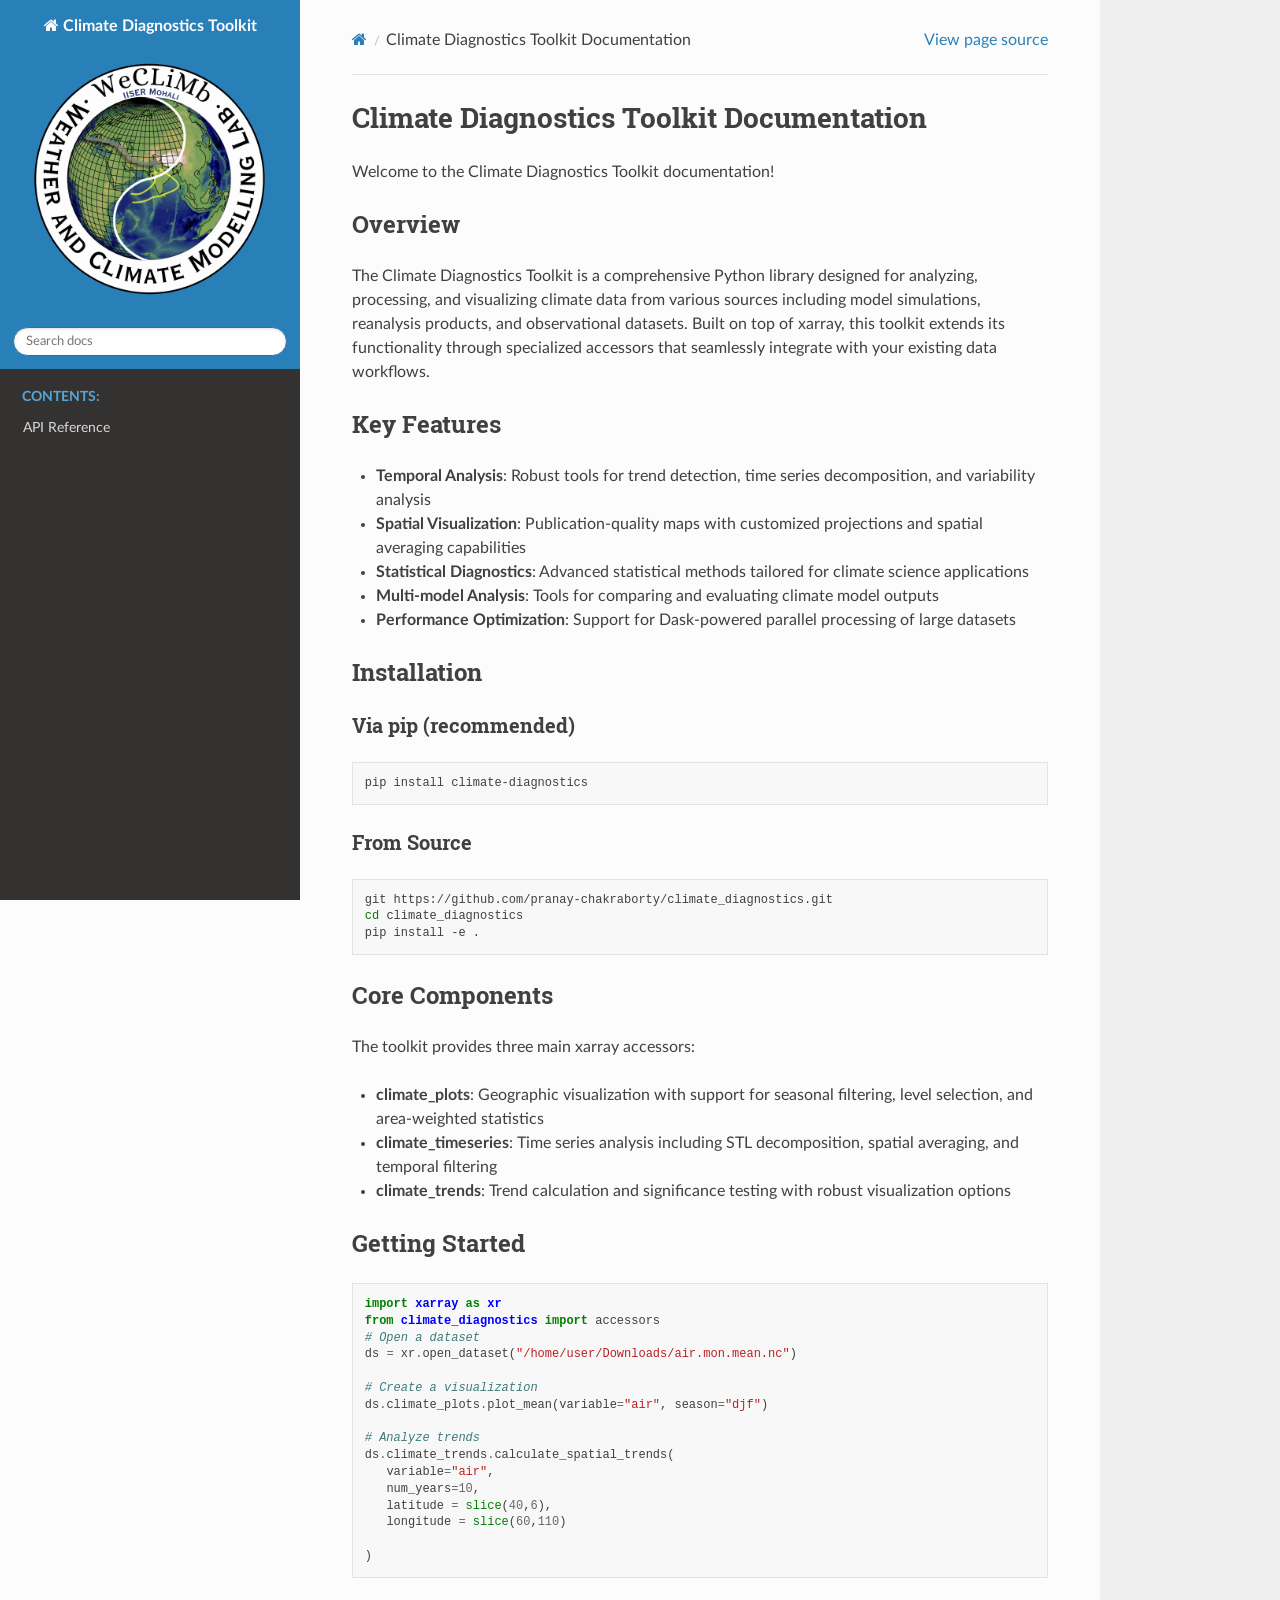
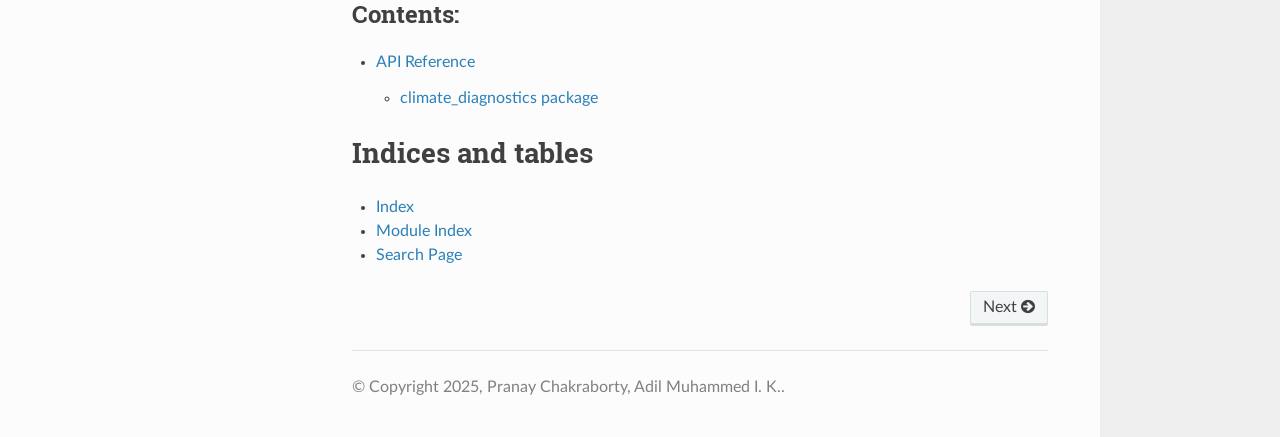
<file: index.html>
<!DOCTYPE html>
<html class="writer-html5" lang="en" data-content_root="./">
<head>
  <meta charset="utf-8" /><meta name="viewport" content="width=device-width, initial-scale=1" />

  <meta name="viewport" content="width=device-width, initial-scale=1.0" />
  <title>Climate Diagnostics Toolkit Documentation &mdash; Climate Diagnostics Toolkit 0.2.1 documentation</title>
      <link rel="stylesheet" type="text/css" href="_static/pygments.css?v=b86133f3" />
      <link rel="stylesheet" type="text/css" href="_static/css/theme.css?v=e59714d7" />

  
      <script src="_static/jquery.js?v=5d32c60e"></script>
      <script src="_static/_sphinx_javascript_frameworks_compat.js?v=2cd50e6c"></script>
      <script src="_static/documentation_options.js?v=37f418d5"></script>
      <script src="_static/doctools.js?v=9bcbadda"></script>
      <script src="_static/sphinx_highlight.js?v=dc90522c"></script>
    <script src="_static/js/theme.js"></script>
    <link rel="index" title="Index" href="genindex.html" />
    <link rel="search" title="Search" href="search.html" />
    <link rel="next" title="climate_diagnostics" href="modules.html" /> 
</head>

<body class="wy-body-for-nav"> 
  <div class="wy-grid-for-nav">
    <nav data-toggle="wy-nav-shift" class="wy-nav-side">
      <div class="wy-side-scroll">
        <div class="wy-side-nav-search" >

          
          
          <a href="#" class="icon icon-home">
            Climate Diagnostics Toolkit
              <img src="_static/WeCLiMb_LOGO_1.png" class="logo" alt="Logo"/>
          </a>
<div role="search">
  <form id="rtd-search-form" class="wy-form" action="search.html" method="get">
    <input type="text" name="q" placeholder="Search docs" aria-label="Search docs" />
    <input type="hidden" name="check_keywords" value="yes" />
    <input type="hidden" name="area" value="default" />
  </form>
</div>
        </div><div class="wy-menu wy-menu-vertical" data-spy="affix" role="navigation" aria-label="Navigation menu">
              <p class="caption" role="heading"><span class="caption-text">Contents:</span></p>
<ul>
<li class="toctree-l1"><a class="reference internal" href="modules.html">API Reference</a></li>
</ul>

        </div>
      </div>
    </nav>

    <section data-toggle="wy-nav-shift" class="wy-nav-content-wrap"><nav class="wy-nav-top" aria-label="Mobile navigation menu" >
          <i data-toggle="wy-nav-top" class="fa fa-bars"></i>
          <a href="#">Climate Diagnostics Toolkit</a>
      </nav>

      <div class="wy-nav-content">
        <div class="rst-content">
          <div role="navigation" aria-label="Page navigation">
  <ul class="wy-breadcrumbs">
      <li><a href="#" class="icon icon-home" aria-label="Home"></a></li>
      <li class="breadcrumb-item active">Climate Diagnostics Toolkit Documentation</li>
      <li class="wy-breadcrumbs-aside">
            <a href="_sources/index.rst.txt" rel="nofollow"> View page source</a>
      </li>
  </ul>
  <hr/>
</div>
          <div role="main" class="document" itemscope="itemscope" itemtype="http://schema.org/Article">
           <div itemprop="articleBody">
             
  <section id="climate-diagnostics-toolkit-documentation">
<h1>Climate Diagnostics Toolkit Documentation<a class="headerlink" href="#climate-diagnostics-toolkit-documentation" title="Link to this heading"></a></h1>
<p>Welcome to the Climate Diagnostics Toolkit documentation!</p>
<section id="overview">
<h2>Overview<a class="headerlink" href="#overview" title="Link to this heading"></a></h2>
<p>The Climate Diagnostics Toolkit is a comprehensive Python library designed for analyzing, processing, and visualizing climate data from various sources including model simulations, reanalysis products, and observational datasets. Built on top of xarray, this toolkit extends its functionality through specialized accessors that seamlessly integrate with your existing data workflows.</p>
</section>
<section id="key-features">
<h2>Key Features<a class="headerlink" href="#key-features" title="Link to this heading"></a></h2>
<ul class="simple">
<li><p><strong>Temporal Analysis</strong>: Robust tools for trend detection, time series decomposition, and variability analysis</p></li>
<li><p><strong>Spatial Visualization</strong>: Publication-quality maps with customized projections and spatial averaging capabilities</p></li>
<li><p><strong>Statistical Diagnostics</strong>: Advanced statistical methods tailored for climate science applications</p></li>
<li><p><strong>Multi-model Analysis</strong>: Tools for comparing and evaluating climate model outputs</p></li>
<li><p><strong>Performance Optimization</strong>: Support for Dask-powered parallel processing of large datasets</p></li>
</ul>
</section>
<section id="installation">
<h2>Installation<a class="headerlink" href="#installation" title="Link to this heading"></a></h2>
<section id="via-pip-recommended">
<h3>Via pip (recommended)<a class="headerlink" href="#via-pip-recommended" title="Link to this heading"></a></h3>
<div class="highlight-bash notranslate"><div class="highlight"><pre><span></span>pip<span class="w"> </span>install<span class="w"> </span>climate-diagnostics
</pre></div>
</div>
</section>
<section id="from-source">
<h3>From Source<a class="headerlink" href="#from-source" title="Link to this heading"></a></h3>
<div class="highlight-bash notranslate"><div class="highlight"><pre><span></span>git<span class="w"> </span>https://github.com/pranay-chakraborty/climate_diagnostics.git
<span class="nb">cd</span><span class="w"> </span>climate_diagnostics
pip<span class="w"> </span>install<span class="w"> </span>-e<span class="w"> </span>.
</pre></div>
</div>
</section>
</section>
<section id="core-components">
<h2>Core Components<a class="headerlink" href="#core-components" title="Link to this heading"></a></h2>
<p>The toolkit provides three main xarray accessors:</p>
<ul class="simple">
<li><p><strong>climate_plots</strong>: Geographic visualization with support for seasonal filtering, level selection, and area-weighted statistics</p></li>
<li><p><strong>climate_timeseries</strong>: Time series analysis including STL decomposition, spatial averaging, and temporal filtering</p></li>
<li><p><strong>climate_trends</strong>: Trend calculation and significance testing with robust visualization options</p></li>
</ul>
</section>
<section id="getting-started">
<h2>Getting Started<a class="headerlink" href="#getting-started" title="Link to this heading"></a></h2>
<div class="highlight-python notranslate"><div class="highlight"><pre><span></span><span class="kn">import</span><span class="w"> </span><span class="nn">xarray</span><span class="w"> </span><span class="k">as</span><span class="w"> </span><span class="nn">xr</span>
<span class="kn">from</span><span class="w"> </span><span class="nn">climate_diagnostics</span><span class="w"> </span><span class="kn">import</span> <span class="n">accessors</span>
<span class="c1"># Open a dataset</span>
<span class="n">ds</span> <span class="o">=</span> <span class="n">xr</span><span class="o">.</span><span class="n">open_dataset</span><span class="p">(</span><span class="s2">&quot;/home/user/Downloads/air.mon.mean.nc&quot;</span><span class="p">)</span>

<span class="c1"># Create a visualization</span>
<span class="n">ds</span><span class="o">.</span><span class="n">climate_plots</span><span class="o">.</span><span class="n">plot_mean</span><span class="p">(</span><span class="n">variable</span><span class="o">=</span><span class="s2">&quot;air&quot;</span><span class="p">,</span> <span class="n">season</span><span class="o">=</span><span class="s2">&quot;djf&quot;</span><span class="p">)</span>

<span class="c1"># Analyze trends</span>
<span class="n">ds</span><span class="o">.</span><span class="n">climate_trends</span><span class="o">.</span><span class="n">calculate_spatial_trends</span><span class="p">(</span>
   <span class="n">variable</span><span class="o">=</span><span class="s2">&quot;air&quot;</span><span class="p">,</span>
   <span class="n">num_years</span><span class="o">=</span><span class="mi">10</span><span class="p">,</span>
   <span class="n">latitude</span> <span class="o">=</span> <span class="nb">slice</span><span class="p">(</span><span class="mi">40</span><span class="p">,</span><span class="mi">6</span><span class="p">),</span>
   <span class="n">longitude</span> <span class="o">=</span> <span class="nb">slice</span><span class="p">(</span><span class="mi">60</span><span class="p">,</span><span class="mi">110</span><span class="p">)</span>

<span class="p">)</span>
</pre></div>
</div>
<div class="toctree-wrapper compound">
<p class="caption" role="heading"><span class="caption-text">Contents:</span></p>
<ul>
<li class="toctree-l1"><a class="reference internal" href="modules.html">API Reference</a><ul>
<li class="toctree-l2"><a class="reference internal" href="climate_diagnostics.html">climate_diagnostics package</a></li>
</ul>
</li>
</ul>
</div>
</section>
</section>
<section id="indices-and-tables">
<h1>Indices and tables<a class="headerlink" href="#indices-and-tables" title="Link to this heading"></a></h1>
<ul class="simple">
<li><p><a class="reference internal" href="genindex.html"><span class="std std-ref">Index</span></a></p></li>
<li><p><a class="reference internal" href="py-modindex.html"><span class="std std-ref">Module Index</span></a></p></li>
<li><p><a class="reference internal" href="search.html"><span class="std std-ref">Search Page</span></a></p></li>
</ul>
</section>


           </div>
          </div>
          <footer><div class="rst-footer-buttons" role="navigation" aria-label="Footer">
        <a href="modules.html" class="btn btn-neutral float-right" title="climate_diagnostics" accesskey="n" rel="next">Next <span class="fa fa-arrow-circle-right" aria-hidden="true"></span></a>
    </div>

  <hr/>

  <div role="contentinfo">
    <p>&#169; Copyright 2025, Pranay Chakraborty, Adil Muhammed I. K..</p>
  </div>

   

</footer>
        </div>
      </div>
    </section>
  </div>
  <script>
      jQuery(function () {
          SphinxRtdTheme.Navigation.enable(true);
      });
  </script> 

</body>
</html>
</file>
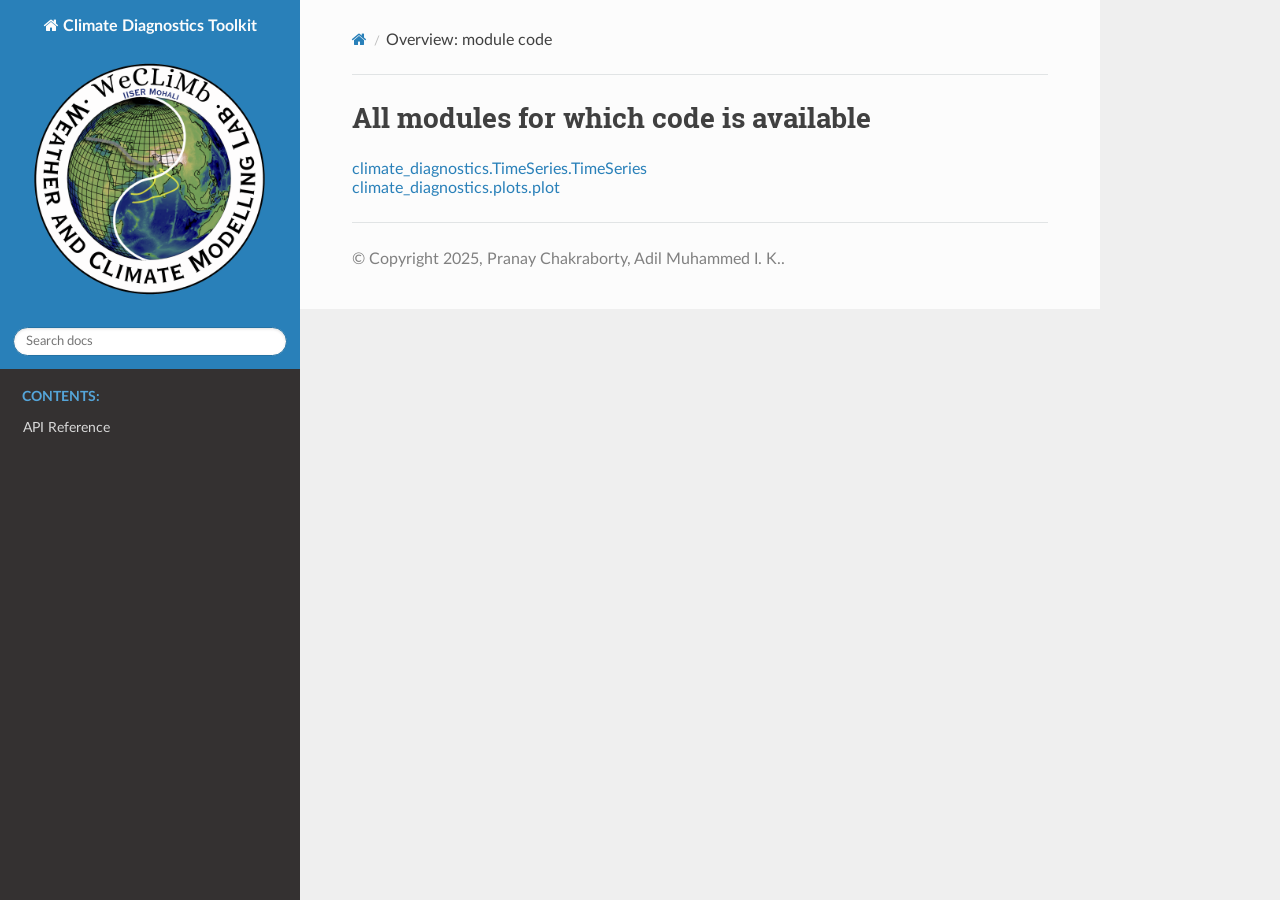
<file: _modules/index.html>
<!DOCTYPE html>
<html class="writer-html5" lang="en" data-content_root="../">
<head>
  <meta charset="utf-8" />
  <meta name="viewport" content="width=device-width, initial-scale=1.0" />
  <title>Overview: module code &mdash; Climate Diagnostics Toolkit 0.2.1 documentation</title>
      <link rel="stylesheet" type="text/css" href="../_static/pygments.css?v=b86133f3" />
      <link rel="stylesheet" type="text/css" href="../_static/css/theme.css?v=e59714d7" />

  
      <script src="../_static/jquery.js?v=5d32c60e"></script>
      <script src="../_static/_sphinx_javascript_frameworks_compat.js?v=2cd50e6c"></script>
      <script src="../_static/documentation_options.js?v=37f418d5"></script>
      <script src="../_static/doctools.js?v=9bcbadda"></script>
      <script src="../_static/sphinx_highlight.js?v=dc90522c"></script>
    <script src="../_static/js/theme.js"></script>
    <link rel="index" title="Index" href="../genindex.html" />
    <link rel="search" title="Search" href="../search.html" /> 
</head>

<body class="wy-body-for-nav"> 
  <div class="wy-grid-for-nav">
    <nav data-toggle="wy-nav-shift" class="wy-nav-side">
      <div class="wy-side-scroll">
        <div class="wy-side-nav-search" >

          
          
          <a href="../index.html" class="icon icon-home">
            Climate Diagnostics Toolkit
              <img src="../_static/WeCLiMb_LOGO_1.png" class="logo" alt="Logo"/>
          </a>
<div role="search">
  <form id="rtd-search-form" class="wy-form" action="../search.html" method="get">
    <input type="text" name="q" placeholder="Search docs" aria-label="Search docs" />
    <input type="hidden" name="check_keywords" value="yes" />
    <input type="hidden" name="area" value="default" />
  </form>
</div>
        </div><div class="wy-menu wy-menu-vertical" data-spy="affix" role="navigation" aria-label="Navigation menu">
              <p class="caption" role="heading"><span class="caption-text">Contents:</span></p>
<ul>
<li class="toctree-l1"><a class="reference internal" href="../modules.html">API Reference</a></li>
</ul>

        </div>
      </div>
    </nav>

    <section data-toggle="wy-nav-shift" class="wy-nav-content-wrap"><nav class="wy-nav-top" aria-label="Mobile navigation menu" >
          <i data-toggle="wy-nav-top" class="fa fa-bars"></i>
          <a href="../index.html">Climate Diagnostics Toolkit</a>
      </nav>

      <div class="wy-nav-content">
        <div class="rst-content">
          <div role="navigation" aria-label="Page navigation">
  <ul class="wy-breadcrumbs">
      <li><a href="../index.html" class="icon icon-home" aria-label="Home"></a></li>
      <li class="breadcrumb-item active">Overview: module code</li>
      <li class="wy-breadcrumbs-aside">
      </li>
  </ul>
  <hr/>
</div>
          <div role="main" class="document" itemscope="itemscope" itemtype="http://schema.org/Article">
           <div itemprop="articleBody">
             
  <h1>All modules for which code is available</h1>
<ul><li><a href="climate_diagnostics/TimeSeries/TimeSeries.html">climate_diagnostics.TimeSeries.TimeSeries</a></li>
<li><a href="climate_diagnostics/plots/plot.html">climate_diagnostics.plots.plot</a></li>
</ul>

           </div>
          </div>
          <footer>

  <hr/>

  <div role="contentinfo">
    <p>&#169; Copyright 2025, Pranay Chakraborty, Adil Muhammed I. K..</p>
  </div>

   

</footer>
        </div>
      </div>
    </section>
  </div>
  <script>
      jQuery(function () {
          SphinxRtdTheme.Navigation.enable(true);
      });
  </script> 

</body>
</html>
</file>
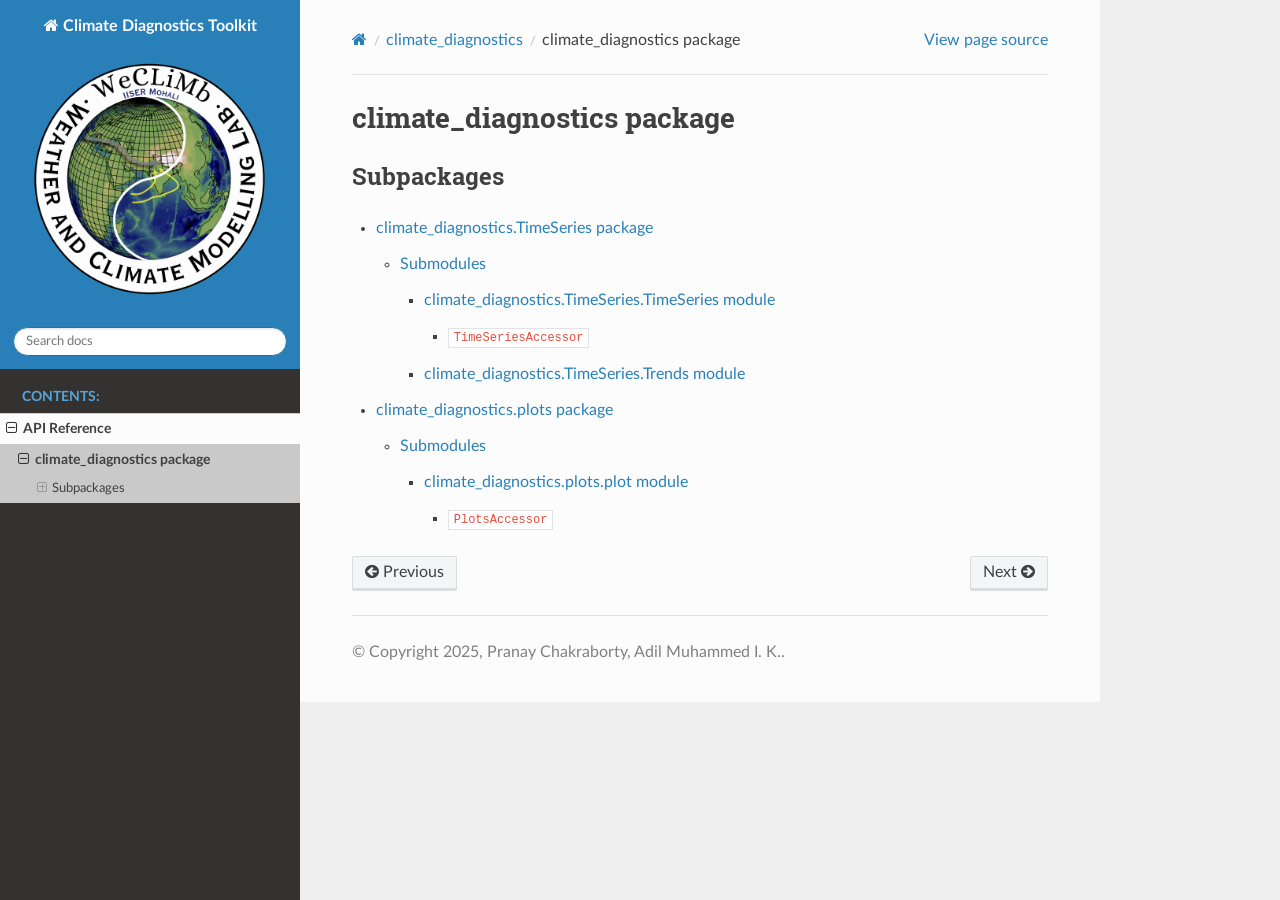
<file: climate_diagnostics.html>
<!DOCTYPE html>
<html class="writer-html5" lang="en" data-content_root="./">
<head>
  <meta charset="utf-8" /><meta name="viewport" content="width=device-width, initial-scale=1" />

  <meta name="viewport" content="width=device-width, initial-scale=1.0" />
  <title>climate_diagnostics package &mdash; Climate Diagnostics Toolkit 0.2.1 documentation</title>
      <link rel="stylesheet" type="text/css" href="_static/pygments.css?v=b86133f3" />
      <link rel="stylesheet" type="text/css" href="_static/css/theme.css?v=e59714d7" />

  
      <script src="_static/jquery.js?v=5d32c60e"></script>
      <script src="_static/_sphinx_javascript_frameworks_compat.js?v=2cd50e6c"></script>
      <script src="_static/documentation_options.js?v=37f418d5"></script>
      <script src="_static/doctools.js?v=9bcbadda"></script>
      <script src="_static/sphinx_highlight.js?v=dc90522c"></script>
    <script src="_static/js/theme.js"></script>
    <link rel="index" title="Index" href="genindex.html" />
    <link rel="search" title="Search" href="search.html" />
    <link rel="next" title="climate_diagnostics.TimeSeries package" href="climate_diagnostics.TimeSeries.html" />
    <link rel="prev" title="climate_diagnostics" href="modules.html" /> 
</head>

<body class="wy-body-for-nav"> 
  <div class="wy-grid-for-nav">
    <nav data-toggle="wy-nav-shift" class="wy-nav-side">
      <div class="wy-side-scroll">
        <div class="wy-side-nav-search" >

          
          
          <a href="index.html" class="icon icon-home">
            Climate Diagnostics Toolkit
              <img src="_static/WeCLiMb_LOGO_1.png" class="logo" alt="Logo"/>
          </a>
<div role="search">
  <form id="rtd-search-form" class="wy-form" action="search.html" method="get">
    <input type="text" name="q" placeholder="Search docs" aria-label="Search docs" />
    <input type="hidden" name="check_keywords" value="yes" />
    <input type="hidden" name="area" value="default" />
  </form>
</div>
        </div><div class="wy-menu wy-menu-vertical" data-spy="affix" role="navigation" aria-label="Navigation menu">
              <p class="caption" role="heading"><span class="caption-text">Contents:</span></p>
<ul class="current">
<li class="toctree-l1 current"><a class="reference internal" href="modules.html">API Reference</a><ul class="current">
<li class="toctree-l2 current"><a class="current reference internal" href="#">climate_diagnostics package</a><ul>
<li class="toctree-l3"><a class="reference internal" href="#subpackages">Subpackages</a><ul>
<li class="toctree-l4"><a class="reference internal" href="climate_diagnostics.TimeSeries.html">climate_diagnostics.TimeSeries package</a></li>
<li class="toctree-l4"><a class="reference internal" href="climate_diagnostics.plots.html">climate_diagnostics.plots package</a></li>
</ul>
</li>
</ul>
</li>
</ul>
</li>
</ul>

        </div>
      </div>
    </nav>

    <section data-toggle="wy-nav-shift" class="wy-nav-content-wrap"><nav class="wy-nav-top" aria-label="Mobile navigation menu" >
          <i data-toggle="wy-nav-top" class="fa fa-bars"></i>
          <a href="index.html">Climate Diagnostics Toolkit</a>
      </nav>

      <div class="wy-nav-content">
        <div class="rst-content">
          <div role="navigation" aria-label="Page navigation">
  <ul class="wy-breadcrumbs">
      <li><a href="index.html" class="icon icon-home" aria-label="Home"></a></li>
          <li class="breadcrumb-item"><a href="modules.html">climate_diagnostics</a></li>
      <li class="breadcrumb-item active">climate_diagnostics package</li>
      <li class="wy-breadcrumbs-aside">
            <a href="_sources/climate_diagnostics.rst.txt" rel="nofollow"> View page source</a>
      </li>
  </ul>
  <hr/>
</div>
          <div role="main" class="document" itemscope="itemscope" itemtype="http://schema.org/Article">
           <div itemprop="articleBody">
             
  <section id="climate-diagnostics-package">
<h1>climate_diagnostics package<a class="headerlink" href="#climate-diagnostics-package" title="Link to this heading"></a></h1>
<section id="subpackages">
<h2>Subpackages<a class="headerlink" href="#subpackages" title="Link to this heading"></a></h2>
<div class="toctree-wrapper compound">
<ul>
<li class="toctree-l1"><a class="reference internal" href="climate_diagnostics.TimeSeries.html">climate_diagnostics.TimeSeries package</a><ul>
<li class="toctree-l2"><a class="reference internal" href="climate_diagnostics.TimeSeries.html#submodules">Submodules</a><ul>
<li class="toctree-l3"><a class="reference internal" href="climate_diagnostics.TimeSeries.TimeSeries.html">climate_diagnostics.TimeSeries.TimeSeries module</a><ul>
<li class="toctree-l4"><a class="reference internal" href="climate_diagnostics.TimeSeries.TimeSeries.html#climate_diagnostics.TimeSeries.TimeSeries.TimeSeriesAccessor"><code class="docutils literal notranslate"><span class="pre">TimeSeriesAccessor</span></code></a></li>
</ul>
</li>
<li class="toctree-l3"><a class="reference internal" href="climate_diagnostics.TimeSeries.Trends.html">climate_diagnostics.TimeSeries.Trends module</a></li>
</ul>
</li>
</ul>
</li>
<li class="toctree-l1"><a class="reference internal" href="climate_diagnostics.plots.html">climate_diagnostics.plots package</a><ul>
<li class="toctree-l2"><a class="reference internal" href="climate_diagnostics.plots.html#submodules">Submodules</a><ul>
<li class="toctree-l3"><a class="reference internal" href="climate_diagnostics.plots.plot.html">climate_diagnostics.plots.plot module</a><ul>
<li class="toctree-l4"><a class="reference internal" href="climate_diagnostics.plots.plot.html#climate_diagnostics.plots.plot.PlotsAccessor"><code class="docutils literal notranslate"><span class="pre">PlotsAccessor</span></code></a></li>
</ul>
</li>
</ul>
</li>
</ul>
</li>
</ul>
</div>
</section>
</section>


           </div>
          </div>
          <footer><div class="rst-footer-buttons" role="navigation" aria-label="Footer">
        <a href="modules.html" class="btn btn-neutral float-left" title="climate_diagnostics" accesskey="p" rel="prev"><span class="fa fa-arrow-circle-left" aria-hidden="true"></span> Previous</a>
        <a href="climate_diagnostics.TimeSeries.html" class="btn btn-neutral float-right" title="climate_diagnostics.TimeSeries package" accesskey="n" rel="next">Next <span class="fa fa-arrow-circle-right" aria-hidden="true"></span></a>
    </div>

  <hr/>

  <div role="contentinfo">
    <p>&#169; Copyright 2025, Pranay Chakraborty, Adil Muhammed I. K..</p>
  </div>

   

</footer>
        </div>
      </div>
    </section>
  </div>
  <script>
      jQuery(function () {
          SphinxRtdTheme.Navigation.enable(true);
      });
  </script> 

</body>
</html>
</file>
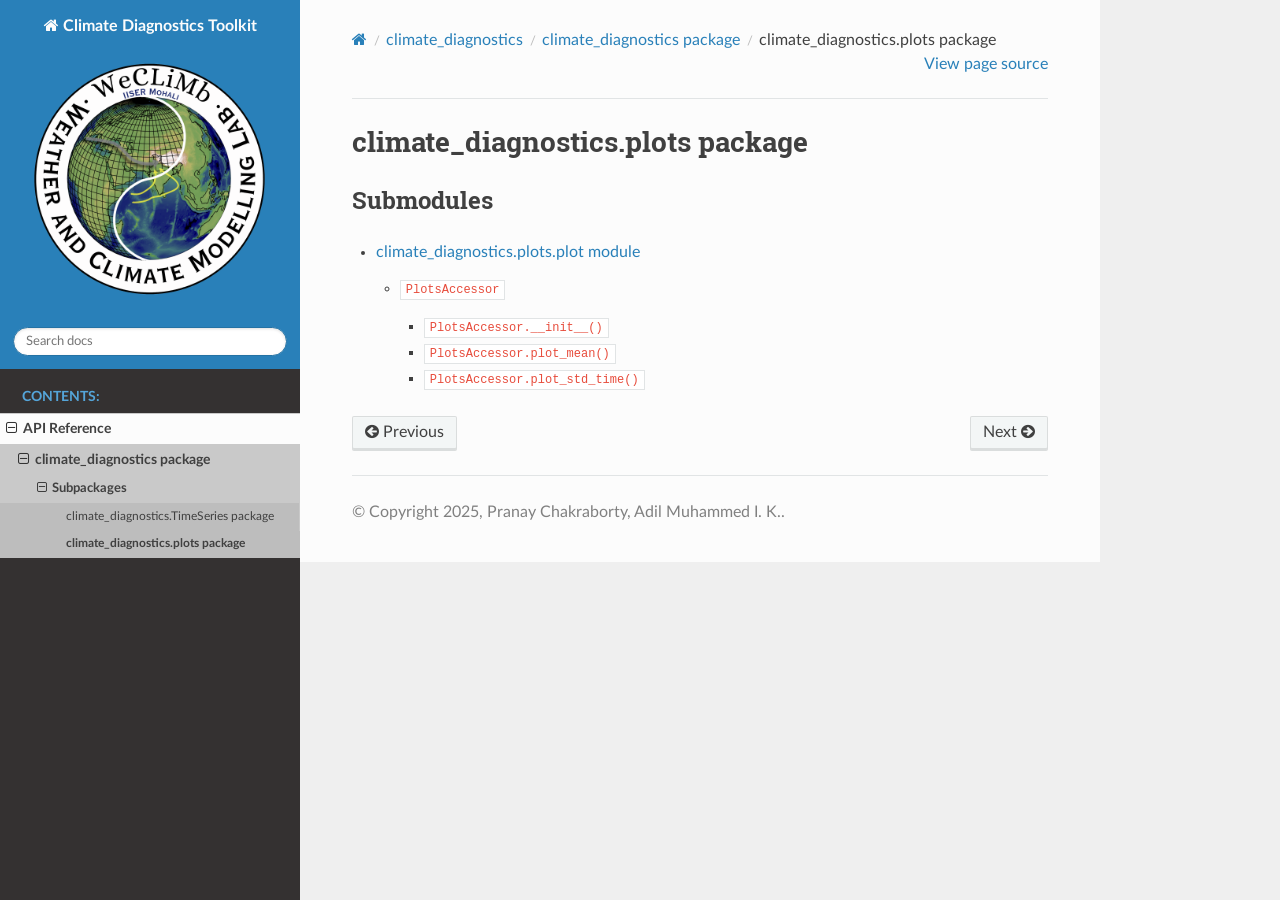
<file: climate_diagnostics.plots.html>
<!DOCTYPE html>
<html class="writer-html5" lang="en" data-content_root="./">
<head>
  <meta charset="utf-8" /><meta name="viewport" content="width=device-width, initial-scale=1" />

  <meta name="viewport" content="width=device-width, initial-scale=1.0" />
  <title>climate_diagnostics.plots package &mdash; Climate Diagnostics Toolkit 0.2.1 documentation</title>
      <link rel="stylesheet" type="text/css" href="_static/pygments.css?v=b86133f3" />
      <link rel="stylesheet" type="text/css" href="_static/css/theme.css?v=e59714d7" />

  
      <script src="_static/jquery.js?v=5d32c60e"></script>
      <script src="_static/_sphinx_javascript_frameworks_compat.js?v=2cd50e6c"></script>
      <script src="_static/documentation_options.js?v=37f418d5"></script>
      <script src="_static/doctools.js?v=9bcbadda"></script>
      <script src="_static/sphinx_highlight.js?v=dc90522c"></script>
    <script src="_static/js/theme.js"></script>
    <link rel="index" title="Index" href="genindex.html" />
    <link rel="search" title="Search" href="search.html" />
    <link rel="next" title="climate_diagnostics.plots.plot module" href="climate_diagnostics.plots.plot.html" />
    <link rel="prev" title="climate_diagnostics.TimeSeries.Trends module" href="climate_diagnostics.TimeSeries.Trends.html" /> 
</head>

<body class="wy-body-for-nav"> 
  <div class="wy-grid-for-nav">
    <nav data-toggle="wy-nav-shift" class="wy-nav-side">
      <div class="wy-side-scroll">
        <div class="wy-side-nav-search" >

          
          
          <a href="index.html" class="icon icon-home">
            Climate Diagnostics Toolkit
              <img src="_static/WeCLiMb_LOGO_1.png" class="logo" alt="Logo"/>
          </a>
<div role="search">
  <form id="rtd-search-form" class="wy-form" action="search.html" method="get">
    <input type="text" name="q" placeholder="Search docs" aria-label="Search docs" />
    <input type="hidden" name="check_keywords" value="yes" />
    <input type="hidden" name="area" value="default" />
  </form>
</div>
        </div><div class="wy-menu wy-menu-vertical" data-spy="affix" role="navigation" aria-label="Navigation menu">
              <p class="caption" role="heading"><span class="caption-text">Contents:</span></p>
<ul class="current">
<li class="toctree-l1 current"><a class="reference internal" href="modules.html">API Reference</a><ul class="current">
<li class="toctree-l2 current"><a class="reference internal" href="climate_diagnostics.html">climate_diagnostics package</a><ul class="current">
<li class="toctree-l3 current"><a class="reference internal" href="climate_diagnostics.html#subpackages">Subpackages</a><ul class="current">
<li class="toctree-l4"><a class="reference internal" href="climate_diagnostics.TimeSeries.html">climate_diagnostics.TimeSeries package</a></li>
<li class="toctree-l4 current"><a class="current reference internal" href="#">climate_diagnostics.plots package</a></li>
</ul>
</li>
</ul>
</li>
</ul>
</li>
</ul>

        </div>
      </div>
    </nav>

    <section data-toggle="wy-nav-shift" class="wy-nav-content-wrap"><nav class="wy-nav-top" aria-label="Mobile navigation menu" >
          <i data-toggle="wy-nav-top" class="fa fa-bars"></i>
          <a href="index.html">Climate Diagnostics Toolkit</a>
      </nav>

      <div class="wy-nav-content">
        <div class="rst-content">
          <div role="navigation" aria-label="Page navigation">
  <ul class="wy-breadcrumbs">
      <li><a href="index.html" class="icon icon-home" aria-label="Home"></a></li>
          <li class="breadcrumb-item"><a href="modules.html">climate_diagnostics</a></li>
          <li class="breadcrumb-item"><a href="climate_diagnostics.html">climate_diagnostics package</a></li>
      <li class="breadcrumb-item active">climate_diagnostics.plots package</li>
      <li class="wy-breadcrumbs-aside">
            <a href="_sources/climate_diagnostics.plots.rst.txt" rel="nofollow"> View page source</a>
      </li>
  </ul>
  <hr/>
</div>
          <div role="main" class="document" itemscope="itemscope" itemtype="http://schema.org/Article">
           <div itemprop="articleBody">
             
  <section id="module-climate_diagnostics.plots">
<span id="climate-diagnostics-plots-package"></span><h1>climate_diagnostics.plots package<a class="headerlink" href="#module-climate_diagnostics.plots" title="Link to this heading"></a></h1>
<section id="submodules">
<h2>Submodules<a class="headerlink" href="#submodules" title="Link to this heading"></a></h2>
<div class="toctree-wrapper compound">
<ul>
<li class="toctree-l1"><a class="reference internal" href="climate_diagnostics.plots.plot.html">climate_diagnostics.plots.plot module</a><ul>
<li class="toctree-l2"><a class="reference internal" href="climate_diagnostics.plots.plot.html#climate_diagnostics.plots.plot.PlotsAccessor"><code class="docutils literal notranslate"><span class="pre">PlotsAccessor</span></code></a><ul>
<li class="toctree-l3"><a class="reference internal" href="climate_diagnostics.plots.plot.html#climate_diagnostics.plots.plot.PlotsAccessor.__init__"><code class="docutils literal notranslate"><span class="pre">PlotsAccessor.__init__()</span></code></a></li>
<li class="toctree-l3"><a class="reference internal" href="climate_diagnostics.plots.plot.html#climate_diagnostics.plots.plot.PlotsAccessor.plot_mean"><code class="docutils literal notranslate"><span class="pre">PlotsAccessor.plot_mean()</span></code></a></li>
<li class="toctree-l3"><a class="reference internal" href="climate_diagnostics.plots.plot.html#climate_diagnostics.plots.plot.PlotsAccessor.plot_std_time"><code class="docutils literal notranslate"><span class="pre">PlotsAccessor.plot_std_time()</span></code></a></li>
</ul>
</li>
</ul>
</li>
</ul>
</div>
</section>
</section>


           </div>
          </div>
          <footer><div class="rst-footer-buttons" role="navigation" aria-label="Footer">
        <a href="climate_diagnostics.TimeSeries.Trends.html" class="btn btn-neutral float-left" title="climate_diagnostics.TimeSeries.Trends module" accesskey="p" rel="prev"><span class="fa fa-arrow-circle-left" aria-hidden="true"></span> Previous</a>
        <a href="climate_diagnostics.plots.plot.html" class="btn btn-neutral float-right" title="climate_diagnostics.plots.plot module" accesskey="n" rel="next">Next <span class="fa fa-arrow-circle-right" aria-hidden="true"></span></a>
    </div>

  <hr/>

  <div role="contentinfo">
    <p>&#169; Copyright 2025, Pranay Chakraborty, Adil Muhammed I. K..</p>
  </div>

   

</footer>
        </div>
      </div>
    </section>
  </div>
  <script>
      jQuery(function () {
          SphinxRtdTheme.Navigation.enable(true);
      });
  </script> 

</body>
</html>
</file>
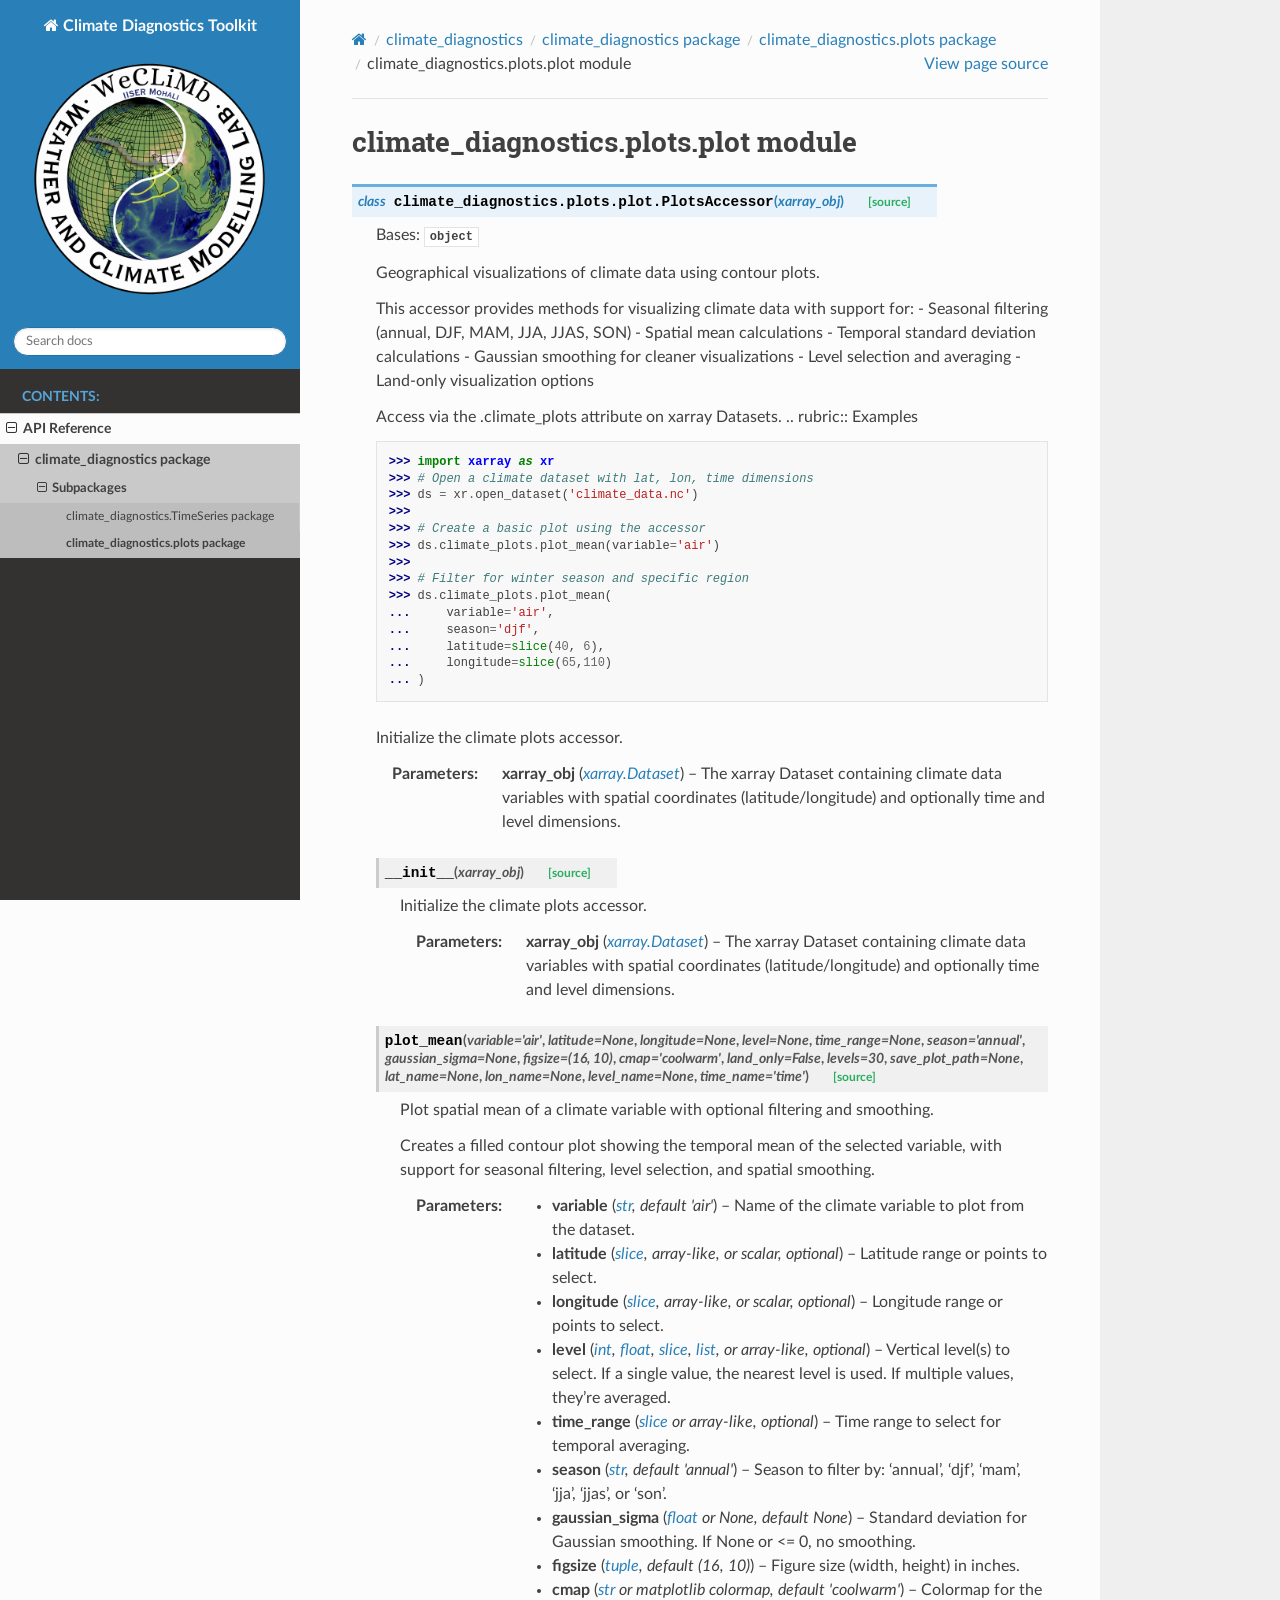
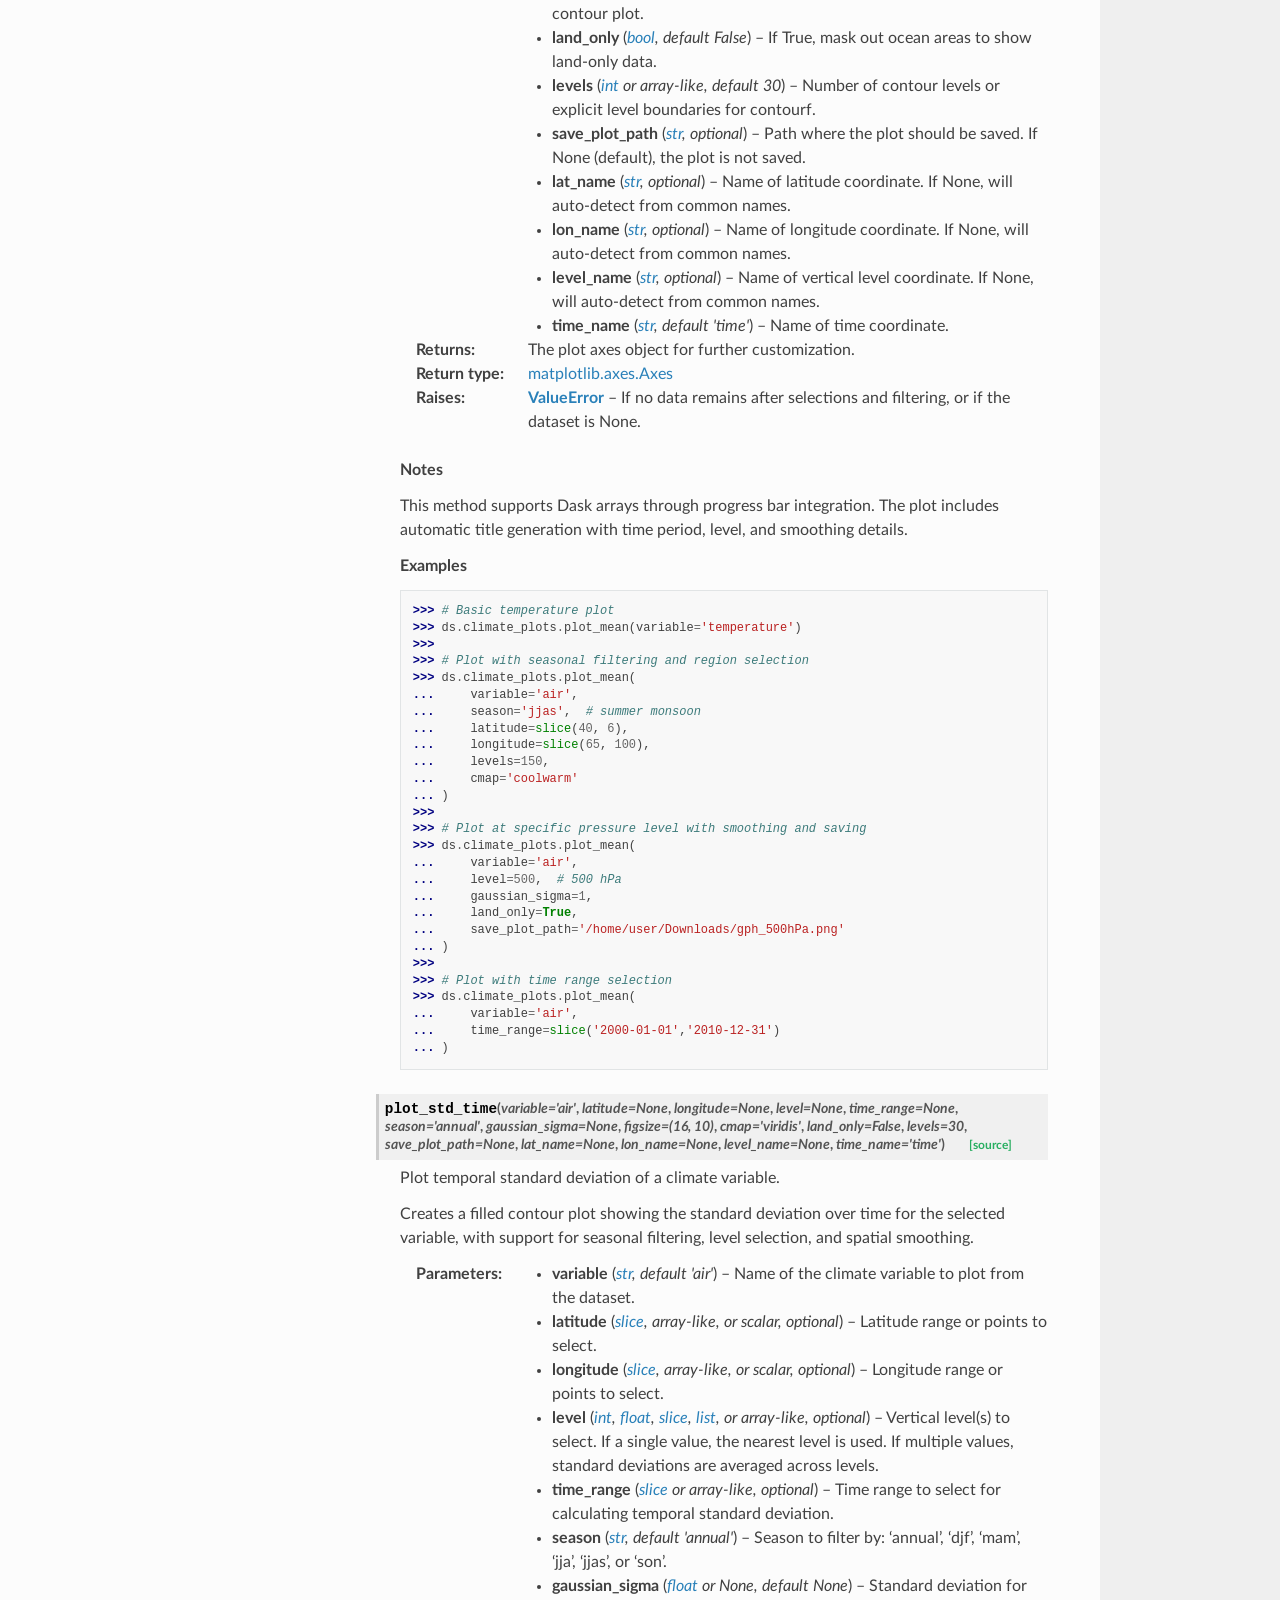
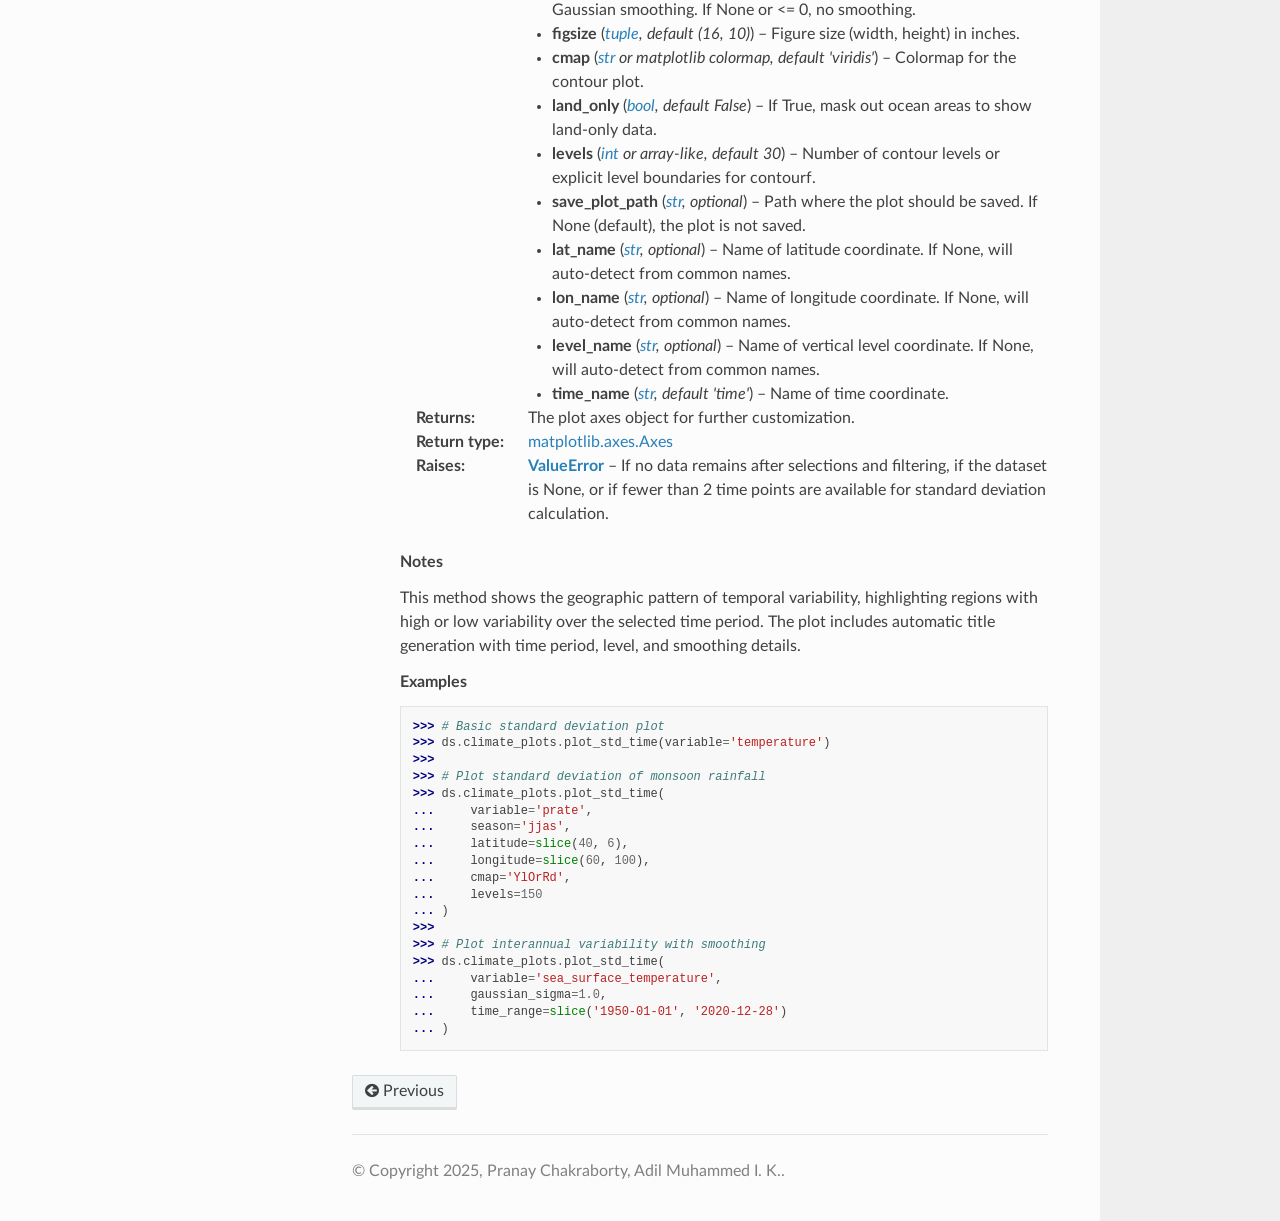
<file: climate_diagnostics.plots.plot.html>
<!DOCTYPE html>
<html class="writer-html5" lang="en" data-content_root="./">
<head>
  <meta charset="utf-8" /><meta name="viewport" content="width=device-width, initial-scale=1" />

  <meta name="viewport" content="width=device-width, initial-scale=1.0" />
  <title>climate_diagnostics.plots.plot module &mdash; Climate Diagnostics Toolkit 0.2.1 documentation</title>
      <link rel="stylesheet" type="text/css" href="_static/pygments.css?v=b86133f3" />
      <link rel="stylesheet" type="text/css" href="_static/css/theme.css?v=e59714d7" />

  
      <script src="_static/jquery.js?v=5d32c60e"></script>
      <script src="_static/_sphinx_javascript_frameworks_compat.js?v=2cd50e6c"></script>
      <script src="_static/documentation_options.js?v=37f418d5"></script>
      <script src="_static/doctools.js?v=9bcbadda"></script>
      <script src="_static/sphinx_highlight.js?v=dc90522c"></script>
    <script src="_static/js/theme.js"></script>
    <link rel="index" title="Index" href="genindex.html" />
    <link rel="search" title="Search" href="search.html" />
    <link rel="prev" title="climate_diagnostics.plots package" href="climate_diagnostics.plots.html" /> 
</head>

<body class="wy-body-for-nav"> 
  <div class="wy-grid-for-nav">
    <nav data-toggle="wy-nav-shift" class="wy-nav-side">
      <div class="wy-side-scroll">
        <div class="wy-side-nav-search" >

          
          
          <a href="index.html" class="icon icon-home">
            Climate Diagnostics Toolkit
              <img src="_static/WeCLiMb_LOGO_1.png" class="logo" alt="Logo"/>
          </a>
<div role="search">
  <form id="rtd-search-form" class="wy-form" action="search.html" method="get">
    <input type="text" name="q" placeholder="Search docs" aria-label="Search docs" />
    <input type="hidden" name="check_keywords" value="yes" />
    <input type="hidden" name="area" value="default" />
  </form>
</div>
        </div><div class="wy-menu wy-menu-vertical" data-spy="affix" role="navigation" aria-label="Navigation menu">
              <p class="caption" role="heading"><span class="caption-text">Contents:</span></p>
<ul class="current">
<li class="toctree-l1 current"><a class="reference internal" href="modules.html">API Reference</a><ul class="current">
<li class="toctree-l2 current"><a class="reference internal" href="climate_diagnostics.html">climate_diagnostics package</a><ul class="current">
<li class="toctree-l3 current"><a class="reference internal" href="climate_diagnostics.html#subpackages">Subpackages</a><ul class="current">
<li class="toctree-l4"><a class="reference internal" href="climate_diagnostics.TimeSeries.html">climate_diagnostics.TimeSeries package</a></li>
<li class="toctree-l4 current"><a class="reference internal" href="climate_diagnostics.plots.html">climate_diagnostics.plots package</a></li>
</ul>
</li>
</ul>
</li>
</ul>
</li>
</ul>

        </div>
      </div>
    </nav>

    <section data-toggle="wy-nav-shift" class="wy-nav-content-wrap"><nav class="wy-nav-top" aria-label="Mobile navigation menu" >
          <i data-toggle="wy-nav-top" class="fa fa-bars"></i>
          <a href="index.html">Climate Diagnostics Toolkit</a>
      </nav>

      <div class="wy-nav-content">
        <div class="rst-content">
          <div role="navigation" aria-label="Page navigation">
  <ul class="wy-breadcrumbs">
      <li><a href="index.html" class="icon icon-home" aria-label="Home"></a></li>
          <li class="breadcrumb-item"><a href="modules.html">climate_diagnostics</a></li>
          <li class="breadcrumb-item"><a href="climate_diagnostics.html">climate_diagnostics package</a></li>
          <li class="breadcrumb-item"><a href="climate_diagnostics.plots.html">climate_diagnostics.plots package</a></li>
      <li class="breadcrumb-item active">climate_diagnostics.plots.plot module</li>
      <li class="wy-breadcrumbs-aside">
            <a href="_sources/climate_diagnostics.plots.plot.rst.txt" rel="nofollow"> View page source</a>
      </li>
  </ul>
  <hr/>
</div>
          <div role="main" class="document" itemscope="itemscope" itemtype="http://schema.org/Article">
           <div itemprop="articleBody">
             
  <section id="module-climate_diagnostics.plots.plot">
<span id="climate-diagnostics-plots-plot-module"></span><h1>climate_diagnostics.plots.plot module<a class="headerlink" href="#module-climate_diagnostics.plots.plot" title="Link to this heading"></a></h1>
<dl class="py class">
<dt class="sig sig-object py" id="climate_diagnostics.plots.plot.PlotsAccessor">
<em class="property"><span class="k"><span class="pre">class</span></span><span class="w"> </span></em><span class="sig-prename descclassname"><span class="pre">climate_diagnostics.plots.plot.</span></span><span class="sig-name descname"><span class="pre">PlotsAccessor</span></span><span class="sig-paren">(</span><em class="sig-param"><span class="n"><span class="pre">xarray_obj</span></span></em><span class="sig-paren">)</span><a class="reference internal" href="_modules/climate_diagnostics/plots/plot.html#PlotsAccessor"><span class="viewcode-link"><span class="pre">[source]</span></span></a><a class="headerlink" href="#climate_diagnostics.plots.plot.PlotsAccessor" title="Link to this definition"></a></dt>
<dd><p>Bases: <a class="reference external" href="https://docs.python.org/3/library/functions.html#object" title="(in Python v3.13)"><code class="xref py py-class docutils literal notranslate"><span class="pre">object</span></code></a></p>
<p>Geographical visualizations of climate data using contour plots.</p>
<p>This accessor provides methods for visualizing climate data with support for:
- Seasonal filtering (annual, DJF, MAM, JJA, JJAS, SON)
- Spatial mean calculations
- Temporal standard deviation calculations
- Gaussian smoothing for cleaner visualizations
- Level selection and averaging
- Land-only visualization options</p>
<p>Access via the .climate_plots attribute on xarray Datasets.
.. rubric:: Examples</p>
<div class="doctest highlight-default notranslate"><div class="highlight"><pre><span></span><span class="gp">&gt;&gt;&gt; </span><span class="kn">import</span><span class="w"> </span><span class="nn">xarray</span><span class="w"> </span><span class="k">as</span><span class="w"> </span><span class="nn">xr</span>
<span class="gp">&gt;&gt;&gt; </span><span class="c1"># Open a climate dataset with lat, lon, time dimensions</span>
<span class="gp">&gt;&gt;&gt; </span><span class="n">ds</span> <span class="o">=</span> <span class="n">xr</span><span class="o">.</span><span class="n">open_dataset</span><span class="p">(</span><span class="s1">&#39;climate_data.nc&#39;</span><span class="p">)</span>
<span class="gp">&gt;&gt;&gt;</span>
<span class="gp">&gt;&gt;&gt; </span><span class="c1"># Create a basic plot using the accessor</span>
<span class="gp">&gt;&gt;&gt; </span><span class="n">ds</span><span class="o">.</span><span class="n">climate_plots</span><span class="o">.</span><span class="n">plot_mean</span><span class="p">(</span><span class="n">variable</span><span class="o">=</span><span class="s1">&#39;air&#39;</span><span class="p">)</span>
<span class="gp">&gt;&gt;&gt;</span>
<span class="gp">&gt;&gt;&gt; </span><span class="c1"># Filter for winter season and specific region</span>
<span class="gp">&gt;&gt;&gt; </span><span class="n">ds</span><span class="o">.</span><span class="n">climate_plots</span><span class="o">.</span><span class="n">plot_mean</span><span class="p">(</span>
<span class="gp">... </span>    <span class="n">variable</span><span class="o">=</span><span class="s1">&#39;air&#39;</span><span class="p">,</span>
<span class="gp">... </span>    <span class="n">season</span><span class="o">=</span><span class="s1">&#39;djf&#39;</span><span class="p">,</span>
<span class="gp">... </span>    <span class="n">latitude</span><span class="o">=</span><span class="nb">slice</span><span class="p">(</span><span class="mi">40</span><span class="p">,</span> <span class="mi">6</span><span class="p">),</span>
<span class="gp">... </span>    <span class="n">longitude</span><span class="o">=</span><span class="nb">slice</span><span class="p">(</span><span class="mi">65</span><span class="p">,</span><span class="mi">110</span><span class="p">)</span>
<span class="gp">... </span><span class="p">)</span>
</pre></div>
</div>
<p>Initialize the climate plots accessor.</p>
<dl class="field-list simple">
<dt class="field-odd">Parameters<span class="colon">:</span></dt>
<dd class="field-odd"><p><strong>xarray_obj</strong> (<a class="reference external" href="https://docs.xarray.dev/en/stable/generated/xarray.Dataset.html#xarray.Dataset" title="(in xarray v2025.3.2.dev0)"><em>xarray.Dataset</em></a>) – The xarray Dataset containing climate data variables with spatial
coordinates (latitude/longitude) and optionally time and level dimensions.</p>
</dd>
</dl>
<dl class="py method">
<dt class="sig sig-object py" id="climate_diagnostics.plots.plot.PlotsAccessor.__init__">
<span class="sig-name descname"><span class="pre">__init__</span></span><span class="sig-paren">(</span><em class="sig-param"><span class="n"><span class="pre">xarray_obj</span></span></em><span class="sig-paren">)</span><a class="reference internal" href="_modules/climate_diagnostics/plots/plot.html#PlotsAccessor.__init__"><span class="viewcode-link"><span class="pre">[source]</span></span></a><a class="headerlink" href="#climate_diagnostics.plots.plot.PlotsAccessor.__init__" title="Link to this definition"></a></dt>
<dd><p>Initialize the climate plots accessor.</p>
<dl class="field-list simple">
<dt class="field-odd">Parameters<span class="colon">:</span></dt>
<dd class="field-odd"><p><strong>xarray_obj</strong> (<a class="reference external" href="https://docs.xarray.dev/en/stable/generated/xarray.Dataset.html#xarray.Dataset" title="(in xarray v2025.3.2.dev0)"><em>xarray.Dataset</em></a>) – The xarray Dataset containing climate data variables with spatial
coordinates (latitude/longitude) and optionally time and level dimensions.</p>
</dd>
</dl>
</dd></dl>

<dl class="py method">
<dt class="sig sig-object py" id="climate_diagnostics.plots.plot.PlotsAccessor.plot_mean">
<span class="sig-name descname"><span class="pre">plot_mean</span></span><span class="sig-paren">(</span><em class="sig-param"><span class="n"><span class="pre">variable</span></span><span class="o"><span class="pre">=</span></span><span class="default_value"><span class="pre">'air'</span></span></em>, <em class="sig-param"><span class="n"><span class="pre">latitude</span></span><span class="o"><span class="pre">=</span></span><span class="default_value"><span class="pre">None</span></span></em>, <em class="sig-param"><span class="n"><span class="pre">longitude</span></span><span class="o"><span class="pre">=</span></span><span class="default_value"><span class="pre">None</span></span></em>, <em class="sig-param"><span class="n"><span class="pre">level</span></span><span class="o"><span class="pre">=</span></span><span class="default_value"><span class="pre">None</span></span></em>, <em class="sig-param"><span class="n"><span class="pre">time_range</span></span><span class="o"><span class="pre">=</span></span><span class="default_value"><span class="pre">None</span></span></em>, <em class="sig-param"><span class="n"><span class="pre">season</span></span><span class="o"><span class="pre">=</span></span><span class="default_value"><span class="pre">'annual'</span></span></em>, <em class="sig-param"><span class="n"><span class="pre">gaussian_sigma</span></span><span class="o"><span class="pre">=</span></span><span class="default_value"><span class="pre">None</span></span></em>, <em class="sig-param"><span class="n"><span class="pre">figsize</span></span><span class="o"><span class="pre">=</span></span><span class="default_value"><span class="pre">(16,</span> <span class="pre">10)</span></span></em>, <em class="sig-param"><span class="n"><span class="pre">cmap</span></span><span class="o"><span class="pre">=</span></span><span class="default_value"><span class="pre">'coolwarm'</span></span></em>, <em class="sig-param"><span class="n"><span class="pre">land_only</span></span><span class="o"><span class="pre">=</span></span><span class="default_value"><span class="pre">False</span></span></em>, <em class="sig-param"><span class="n"><span class="pre">levels</span></span><span class="o"><span class="pre">=</span></span><span class="default_value"><span class="pre">30</span></span></em>, <em class="sig-param"><span class="n"><span class="pre">save_plot_path</span></span><span class="o"><span class="pre">=</span></span><span class="default_value"><span class="pre">None</span></span></em>, <em class="sig-param"><span class="n"><span class="pre">lat_name</span></span><span class="o"><span class="pre">=</span></span><span class="default_value"><span class="pre">None</span></span></em>, <em class="sig-param"><span class="n"><span class="pre">lon_name</span></span><span class="o"><span class="pre">=</span></span><span class="default_value"><span class="pre">None</span></span></em>, <em class="sig-param"><span class="n"><span class="pre">level_name</span></span><span class="o"><span class="pre">=</span></span><span class="default_value"><span class="pre">None</span></span></em>, <em class="sig-param"><span class="n"><span class="pre">time_name</span></span><span class="o"><span class="pre">=</span></span><span class="default_value"><span class="pre">'time'</span></span></em><span class="sig-paren">)</span><a class="reference internal" href="_modules/climate_diagnostics/plots/plot.html#PlotsAccessor.plot_mean"><span class="viewcode-link"><span class="pre">[source]</span></span></a><a class="headerlink" href="#climate_diagnostics.plots.plot.PlotsAccessor.plot_mean" title="Link to this definition"></a></dt>
<dd><p>Plot spatial mean of a climate variable with optional filtering and smoothing.</p>
<p>Creates a filled contour plot showing the temporal mean of the selected variable,
with support for seasonal filtering, level selection, and spatial smoothing.</p>
<dl class="field-list simple">
<dt class="field-odd">Parameters<span class="colon">:</span></dt>
<dd class="field-odd"><ul class="simple">
<li><p><strong>variable</strong> (<a class="reference external" href="https://docs.python.org/3/library/stdtypes.html#str" title="(in Python v3.13)"><em>str</em></a><em>, </em><em>default 'air'</em>) – Name of the climate variable to plot from the dataset.</p></li>
<li><p><strong>latitude</strong> (<a class="reference external" href="https://docs.python.org/3/library/functions.html#slice" title="(in Python v3.13)"><em>slice</em></a><em>, </em><em>array-like</em><em>, or </em><em>scalar</em><em>, </em><em>optional</em>) – Latitude range or points to select.</p></li>
<li><p><strong>longitude</strong> (<a class="reference external" href="https://docs.python.org/3/library/functions.html#slice" title="(in Python v3.13)"><em>slice</em></a><em>, </em><em>array-like</em><em>, or </em><em>scalar</em><em>, </em><em>optional</em>) – Longitude range or points to select.</p></li>
<li><p><strong>level</strong> (<a class="reference external" href="https://docs.python.org/3/library/functions.html#int" title="(in Python v3.13)"><em>int</em></a><em>, </em><a class="reference external" href="https://docs.python.org/3/library/functions.html#float" title="(in Python v3.13)"><em>float</em></a><em>, </em><a class="reference external" href="https://docs.python.org/3/library/functions.html#slice" title="(in Python v3.13)"><em>slice</em></a><em>, </em><a class="reference external" href="https://docs.python.org/3/library/stdtypes.html#list" title="(in Python v3.13)"><em>list</em></a><em>, or </em><em>array-like</em><em>, </em><em>optional</em>) – Vertical level(s) to select. If a single value, the nearest level is used.
If multiple values, they’re averaged.</p></li>
<li><p><strong>time_range</strong> (<a class="reference external" href="https://docs.python.org/3/library/functions.html#slice" title="(in Python v3.13)"><em>slice</em></a><em> or </em><em>array-like</em><em>, </em><em>optional</em>) – Time range to select for temporal averaging.</p></li>
<li><p><strong>season</strong> (<a class="reference external" href="https://docs.python.org/3/library/stdtypes.html#str" title="(in Python v3.13)"><em>str</em></a><em>, </em><em>default 'annual'</em>) – Season to filter by: ‘annual’, ‘djf’, ‘mam’, ‘jja’, ‘jjas’, or ‘son’.</p></li>
<li><p><strong>gaussian_sigma</strong> (<a class="reference external" href="https://docs.python.org/3/library/functions.html#float" title="(in Python v3.13)"><em>float</em></a><em> or </em><em>None</em><em>, </em><em>default None</em>) – Standard deviation for Gaussian smoothing. If None or &lt;= 0, no smoothing.</p></li>
<li><p><strong>figsize</strong> (<a class="reference external" href="https://docs.python.org/3/library/stdtypes.html#tuple" title="(in Python v3.13)"><em>tuple</em></a><em>, </em><em>default</em><em> (</em><em>16</em><em>, </em><em>10</em><em>)</em>) – Figure size (width, height) in inches.</p></li>
<li><p><strong>cmap</strong> (<a class="reference external" href="https://docs.python.org/3/library/stdtypes.html#str" title="(in Python v3.13)"><em>str</em></a><em> or </em><em>matplotlib colormap</em><em>, </em><em>default 'coolwarm'</em>) – Colormap for the contour plot.</p></li>
<li><p><strong>land_only</strong> (<a class="reference external" href="https://docs.python.org/3/library/functions.html#bool" title="(in Python v3.13)"><em>bool</em></a><em>, </em><em>default False</em>) – If True, mask out ocean areas to show land-only data.</p></li>
<li><p><strong>levels</strong> (<a class="reference external" href="https://docs.python.org/3/library/functions.html#int" title="(in Python v3.13)"><em>int</em></a><em> or </em><em>array-like</em><em>, </em><em>default 30</em>) – Number of contour levels or explicit level boundaries for contourf.</p></li>
<li><p><strong>save_plot_path</strong> (<a class="reference external" href="https://docs.python.org/3/library/stdtypes.html#str" title="(in Python v3.13)"><em>str</em></a><em>, </em><em>optional</em>) – Path where the plot should be saved. If None (default), the plot is not saved.</p></li>
<li><p><strong>lat_name</strong> (<a class="reference external" href="https://docs.python.org/3/library/stdtypes.html#str" title="(in Python v3.13)"><em>str</em></a><em>, </em><em>optional</em>) – Name of latitude coordinate. If None, will auto-detect from common names.</p></li>
<li><p><strong>lon_name</strong> (<a class="reference external" href="https://docs.python.org/3/library/stdtypes.html#str" title="(in Python v3.13)"><em>str</em></a><em>, </em><em>optional</em>) – Name of longitude coordinate. If None, will auto-detect from common names.</p></li>
<li><p><strong>level_name</strong> (<a class="reference external" href="https://docs.python.org/3/library/stdtypes.html#str" title="(in Python v3.13)"><em>str</em></a><em>, </em><em>optional</em>) – Name of vertical level coordinate. If None, will auto-detect from common names.</p></li>
<li><p><strong>time_name</strong> (<a class="reference external" href="https://docs.python.org/3/library/stdtypes.html#str" title="(in Python v3.13)"><em>str</em></a><em>, </em><em>default 'time'</em>) – Name of time coordinate.</p></li>
</ul>
</dd>
<dt class="field-even">Returns<span class="colon">:</span></dt>
<dd class="field-even"><p>The plot axes object for further customization.</p>
</dd>
<dt class="field-odd">Return type<span class="colon">:</span></dt>
<dd class="field-odd"><p><a class="reference external" href="https://matplotlib.org/stable/api/_as_gen/matplotlib.axes.Axes.html#matplotlib.axes.Axes" title="(in Matplotlib v3.10.1)">matplotlib.axes.Axes</a></p>
</dd>
<dt class="field-even">Raises<span class="colon">:</span></dt>
<dd class="field-even"><p><a class="reference external" href="https://docs.python.org/3/library/exceptions.html#ValueError" title="(in Python v3.13)"><strong>ValueError</strong></a> – If no data remains after selections and filtering, or if the dataset is None.</p>
</dd>
</dl>
<p class="rubric">Notes</p>
<p>This method supports Dask arrays through progress bar integration. The plot
includes automatic title generation with time period, level, and smoothing details.</p>
<p class="rubric">Examples</p>
<div class="doctest highlight-default notranslate"><div class="highlight"><pre><span></span><span class="gp">&gt;&gt;&gt; </span><span class="c1"># Basic temperature plot</span>
<span class="gp">&gt;&gt;&gt; </span><span class="n">ds</span><span class="o">.</span><span class="n">climate_plots</span><span class="o">.</span><span class="n">plot_mean</span><span class="p">(</span><span class="n">variable</span><span class="o">=</span><span class="s1">&#39;temperature&#39;</span><span class="p">)</span>
<span class="gp">&gt;&gt;&gt;</span>
<span class="gp">&gt;&gt;&gt; </span><span class="c1"># Plot with seasonal filtering and region selection</span>
<span class="gp">&gt;&gt;&gt; </span><span class="n">ds</span><span class="o">.</span><span class="n">climate_plots</span><span class="o">.</span><span class="n">plot_mean</span><span class="p">(</span>
<span class="gp">... </span>    <span class="n">variable</span><span class="o">=</span><span class="s1">&#39;air&#39;</span><span class="p">,</span>
<span class="gp">... </span>    <span class="n">season</span><span class="o">=</span><span class="s1">&#39;jjas&#39;</span><span class="p">,</span>  <span class="c1"># summer monsoon</span>
<span class="gp">... </span>    <span class="n">latitude</span><span class="o">=</span><span class="nb">slice</span><span class="p">(</span><span class="mi">40</span><span class="p">,</span> <span class="mi">6</span><span class="p">),</span>
<span class="gp">... </span>    <span class="n">longitude</span><span class="o">=</span><span class="nb">slice</span><span class="p">(</span><span class="mi">65</span><span class="p">,</span> <span class="mi">100</span><span class="p">),</span>
<span class="gp">... </span>    <span class="n">levels</span><span class="o">=</span><span class="mi">150</span><span class="p">,</span>
<span class="gp">... </span>    <span class="n">cmap</span><span class="o">=</span><span class="s1">&#39;coolwarm&#39;</span>
<span class="gp">... </span><span class="p">)</span>
<span class="gp">&gt;&gt;&gt;</span>
<span class="gp">&gt;&gt;&gt; </span><span class="c1"># Plot at specific pressure level with smoothing and saving</span>
<span class="gp">&gt;&gt;&gt; </span><span class="n">ds</span><span class="o">.</span><span class="n">climate_plots</span><span class="o">.</span><span class="n">plot_mean</span><span class="p">(</span>
<span class="gp">... </span>    <span class="n">variable</span><span class="o">=</span><span class="s1">&#39;air&#39;</span><span class="p">,</span>
<span class="gp">... </span>    <span class="n">level</span><span class="o">=</span><span class="mi">500</span><span class="p">,</span>  <span class="c1"># 500 hPa</span>
<span class="gp">... </span>    <span class="n">gaussian_sigma</span><span class="o">=</span><span class="mi">1</span><span class="p">,</span>
<span class="gp">... </span>    <span class="n">land_only</span><span class="o">=</span><span class="kc">True</span><span class="p">,</span>
<span class="gp">... </span>    <span class="n">save_plot_path</span><span class="o">=</span><span class="s1">&#39;/home/user/Downloads/gph_500hPa.png&#39;</span>
<span class="gp">... </span><span class="p">)</span>
<span class="gp">&gt;&gt;&gt;</span>
<span class="gp">&gt;&gt;&gt; </span><span class="c1"># Plot with time range selection</span>
<span class="gp">&gt;&gt;&gt; </span><span class="n">ds</span><span class="o">.</span><span class="n">climate_plots</span><span class="o">.</span><span class="n">plot_mean</span><span class="p">(</span>
<span class="gp">... </span>    <span class="n">variable</span><span class="o">=</span><span class="s1">&#39;air&#39;</span><span class="p">,</span>
<span class="gp">... </span>    <span class="n">time_range</span><span class="o">=</span><span class="nb">slice</span><span class="p">(</span><span class="s1">&#39;2000-01-01&#39;</span><span class="p">,</span><span class="s1">&#39;2010-12-31&#39;</span><span class="p">)</span>
<span class="gp">... </span><span class="p">)</span>
</pre></div>
</div>
</dd></dl>

<dl class="py method">
<dt class="sig sig-object py" id="climate_diagnostics.plots.plot.PlotsAccessor.plot_std_time">
<span class="sig-name descname"><span class="pre">plot_std_time</span></span><span class="sig-paren">(</span><em class="sig-param"><span class="n"><span class="pre">variable</span></span><span class="o"><span class="pre">=</span></span><span class="default_value"><span class="pre">'air'</span></span></em>, <em class="sig-param"><span class="n"><span class="pre">latitude</span></span><span class="o"><span class="pre">=</span></span><span class="default_value"><span class="pre">None</span></span></em>, <em class="sig-param"><span class="n"><span class="pre">longitude</span></span><span class="o"><span class="pre">=</span></span><span class="default_value"><span class="pre">None</span></span></em>, <em class="sig-param"><span class="n"><span class="pre">level</span></span><span class="o"><span class="pre">=</span></span><span class="default_value"><span class="pre">None</span></span></em>, <em class="sig-param"><span class="n"><span class="pre">time_range</span></span><span class="o"><span class="pre">=</span></span><span class="default_value"><span class="pre">None</span></span></em>, <em class="sig-param"><span class="n"><span class="pre">season</span></span><span class="o"><span class="pre">=</span></span><span class="default_value"><span class="pre">'annual'</span></span></em>, <em class="sig-param"><span class="n"><span class="pre">gaussian_sigma</span></span><span class="o"><span class="pre">=</span></span><span class="default_value"><span class="pre">None</span></span></em>, <em class="sig-param"><span class="n"><span class="pre">figsize</span></span><span class="o"><span class="pre">=</span></span><span class="default_value"><span class="pre">(16,</span> <span class="pre">10)</span></span></em>, <em class="sig-param"><span class="n"><span class="pre">cmap</span></span><span class="o"><span class="pre">=</span></span><span class="default_value"><span class="pre">'viridis'</span></span></em>, <em class="sig-param"><span class="n"><span class="pre">land_only</span></span><span class="o"><span class="pre">=</span></span><span class="default_value"><span class="pre">False</span></span></em>, <em class="sig-param"><span class="n"><span class="pre">levels</span></span><span class="o"><span class="pre">=</span></span><span class="default_value"><span class="pre">30</span></span></em>, <em class="sig-param"><span class="n"><span class="pre">save_plot_path</span></span><span class="o"><span class="pre">=</span></span><span class="default_value"><span class="pre">None</span></span></em>, <em class="sig-param"><span class="n"><span class="pre">lat_name</span></span><span class="o"><span class="pre">=</span></span><span class="default_value"><span class="pre">None</span></span></em>, <em class="sig-param"><span class="n"><span class="pre">lon_name</span></span><span class="o"><span class="pre">=</span></span><span class="default_value"><span class="pre">None</span></span></em>, <em class="sig-param"><span class="n"><span class="pre">level_name</span></span><span class="o"><span class="pre">=</span></span><span class="default_value"><span class="pre">None</span></span></em>, <em class="sig-param"><span class="n"><span class="pre">time_name</span></span><span class="o"><span class="pre">=</span></span><span class="default_value"><span class="pre">'time'</span></span></em><span class="sig-paren">)</span><a class="reference internal" href="_modules/climate_diagnostics/plots/plot.html#PlotsAccessor.plot_std_time"><span class="viewcode-link"><span class="pre">[source]</span></span></a><a class="headerlink" href="#climate_diagnostics.plots.plot.PlotsAccessor.plot_std_time" title="Link to this definition"></a></dt>
<dd><p>Plot temporal standard deviation of a climate variable.</p>
<p>Creates a filled contour plot showing the standard deviation over time for the
selected variable, with support for seasonal filtering, level selection, and
spatial smoothing.</p>
<dl class="field-list simple">
<dt class="field-odd">Parameters<span class="colon">:</span></dt>
<dd class="field-odd"><ul class="simple">
<li><p><strong>variable</strong> (<a class="reference external" href="https://docs.python.org/3/library/stdtypes.html#str" title="(in Python v3.13)"><em>str</em></a><em>, </em><em>default 'air'</em>) – Name of the climate variable to plot from the dataset.</p></li>
<li><p><strong>latitude</strong> (<a class="reference external" href="https://docs.python.org/3/library/functions.html#slice" title="(in Python v3.13)"><em>slice</em></a><em>, </em><em>array-like</em><em>, or </em><em>scalar</em><em>, </em><em>optional</em>) – Latitude range or points to select.</p></li>
<li><p><strong>longitude</strong> (<a class="reference external" href="https://docs.python.org/3/library/functions.html#slice" title="(in Python v3.13)"><em>slice</em></a><em>, </em><em>array-like</em><em>, or </em><em>scalar</em><em>, </em><em>optional</em>) – Longitude range or points to select.</p></li>
<li><p><strong>level</strong> (<a class="reference external" href="https://docs.python.org/3/library/functions.html#int" title="(in Python v3.13)"><em>int</em></a><em>, </em><a class="reference external" href="https://docs.python.org/3/library/functions.html#float" title="(in Python v3.13)"><em>float</em></a><em>, </em><a class="reference external" href="https://docs.python.org/3/library/functions.html#slice" title="(in Python v3.13)"><em>slice</em></a><em>, </em><a class="reference external" href="https://docs.python.org/3/library/stdtypes.html#list" title="(in Python v3.13)"><em>list</em></a><em>, or </em><em>array-like</em><em>, </em><em>optional</em>) – Vertical level(s) to select. If a single value, the nearest level is used.
If multiple values, standard deviations are averaged across levels.</p></li>
<li><p><strong>time_range</strong> (<a class="reference external" href="https://docs.python.org/3/library/functions.html#slice" title="(in Python v3.13)"><em>slice</em></a><em> or </em><em>array-like</em><em>, </em><em>optional</em>) – Time range to select for calculating temporal standard deviation.</p></li>
<li><p><strong>season</strong> (<a class="reference external" href="https://docs.python.org/3/library/stdtypes.html#str" title="(in Python v3.13)"><em>str</em></a><em>, </em><em>default 'annual'</em>) – Season to filter by: ‘annual’, ‘djf’, ‘mam’, ‘jja’, ‘jjas’, or ‘son’.</p></li>
<li><p><strong>gaussian_sigma</strong> (<a class="reference external" href="https://docs.python.org/3/library/functions.html#float" title="(in Python v3.13)"><em>float</em></a><em> or </em><em>None</em><em>, </em><em>default None</em>) – Standard deviation for Gaussian smoothing. If None or &lt;= 0, no smoothing.</p></li>
<li><p><strong>figsize</strong> (<a class="reference external" href="https://docs.python.org/3/library/stdtypes.html#tuple" title="(in Python v3.13)"><em>tuple</em></a><em>, </em><em>default</em><em> (</em><em>16</em><em>, </em><em>10</em><em>)</em>) – Figure size (width, height) in inches.</p></li>
<li><p><strong>cmap</strong> (<a class="reference external" href="https://docs.python.org/3/library/stdtypes.html#str" title="(in Python v3.13)"><em>str</em></a><em> or </em><em>matplotlib colormap</em><em>, </em><em>default 'viridis'</em>) – Colormap for the contour plot.</p></li>
<li><p><strong>land_only</strong> (<a class="reference external" href="https://docs.python.org/3/library/functions.html#bool" title="(in Python v3.13)"><em>bool</em></a><em>, </em><em>default False</em>) – If True, mask out ocean areas to show land-only data.</p></li>
<li><p><strong>levels</strong> (<a class="reference external" href="https://docs.python.org/3/library/functions.html#int" title="(in Python v3.13)"><em>int</em></a><em> or </em><em>array-like</em><em>, </em><em>default 30</em>) – Number of contour levels or explicit level boundaries for contourf.</p></li>
<li><p><strong>save_plot_path</strong> (<a class="reference external" href="https://docs.python.org/3/library/stdtypes.html#str" title="(in Python v3.13)"><em>str</em></a><em>, </em><em>optional</em>) – Path where the plot should be saved. If None (default), the plot is not saved.</p></li>
<li><p><strong>lat_name</strong> (<a class="reference external" href="https://docs.python.org/3/library/stdtypes.html#str" title="(in Python v3.13)"><em>str</em></a><em>, </em><em>optional</em>) – Name of latitude coordinate. If None, will auto-detect from common names.</p></li>
<li><p><strong>lon_name</strong> (<a class="reference external" href="https://docs.python.org/3/library/stdtypes.html#str" title="(in Python v3.13)"><em>str</em></a><em>, </em><em>optional</em>) – Name of longitude coordinate. If None, will auto-detect from common names.</p></li>
<li><p><strong>level_name</strong> (<a class="reference external" href="https://docs.python.org/3/library/stdtypes.html#str" title="(in Python v3.13)"><em>str</em></a><em>, </em><em>optional</em>) – Name of vertical level coordinate. If None, will auto-detect from common names.</p></li>
<li><p><strong>time_name</strong> (<a class="reference external" href="https://docs.python.org/3/library/stdtypes.html#str" title="(in Python v3.13)"><em>str</em></a><em>, </em><em>default 'time'</em>) – Name of time coordinate.</p></li>
</ul>
</dd>
<dt class="field-even">Returns<span class="colon">:</span></dt>
<dd class="field-even"><p>The plot axes object for further customization.</p>
</dd>
<dt class="field-odd">Return type<span class="colon">:</span></dt>
<dd class="field-odd"><p><a class="reference external" href="https://matplotlib.org/stable/api/_as_gen/matplotlib.axes.Axes.html#matplotlib.axes.Axes" title="(in Matplotlib v3.10.1)">matplotlib.axes.Axes</a></p>
</dd>
<dt class="field-even">Raises<span class="colon">:</span></dt>
<dd class="field-even"><p><a class="reference external" href="https://docs.python.org/3/library/exceptions.html#ValueError" title="(in Python v3.13)"><strong>ValueError</strong></a> – If no data remains after selections and filtering, if the dataset is None,
    or if fewer than 2 time points are available for standard deviation calculation.</p>
</dd>
</dl>
<p class="rubric">Notes</p>
<p>This method shows the geographic pattern of temporal variability, highlighting
regions with high or low variability over the selected time period. The plot
includes automatic title generation with time period, level, and smoothing details.</p>
<p class="rubric">Examples</p>
<div class="doctest highlight-default notranslate"><div class="highlight"><pre><span></span><span class="gp">&gt;&gt;&gt; </span><span class="c1"># Basic standard deviation plot</span>
<span class="gp">&gt;&gt;&gt; </span><span class="n">ds</span><span class="o">.</span><span class="n">climate_plots</span><span class="o">.</span><span class="n">plot_std_time</span><span class="p">(</span><span class="n">variable</span><span class="o">=</span><span class="s1">&#39;temperature&#39;</span><span class="p">)</span>
<span class="gp">&gt;&gt;&gt;</span>
<span class="gp">&gt;&gt;&gt; </span><span class="c1"># Plot standard deviation of monsoon rainfall</span>
<span class="gp">&gt;&gt;&gt; </span><span class="n">ds</span><span class="o">.</span><span class="n">climate_plots</span><span class="o">.</span><span class="n">plot_std_time</span><span class="p">(</span>
<span class="gp">... </span>    <span class="n">variable</span><span class="o">=</span><span class="s1">&#39;prate&#39;</span><span class="p">,</span>
<span class="gp">... </span>    <span class="n">season</span><span class="o">=</span><span class="s1">&#39;jjas&#39;</span><span class="p">,</span>
<span class="gp">... </span>    <span class="n">latitude</span><span class="o">=</span><span class="nb">slice</span><span class="p">(</span><span class="mi">40</span><span class="p">,</span> <span class="mi">6</span><span class="p">),</span>
<span class="gp">... </span>    <span class="n">longitude</span><span class="o">=</span><span class="nb">slice</span><span class="p">(</span><span class="mi">60</span><span class="p">,</span> <span class="mi">100</span><span class="p">),</span>
<span class="gp">... </span>    <span class="n">cmap</span><span class="o">=</span><span class="s1">&#39;YlOrRd&#39;</span><span class="p">,</span>
<span class="gp">... </span>    <span class="n">levels</span><span class="o">=</span><span class="mi">150</span>
<span class="gp">... </span><span class="p">)</span>
<span class="gp">&gt;&gt;&gt;</span>
<span class="gp">&gt;&gt;&gt; </span><span class="c1"># Plot interannual variability with smoothing</span>
<span class="gp">&gt;&gt;&gt; </span><span class="n">ds</span><span class="o">.</span><span class="n">climate_plots</span><span class="o">.</span><span class="n">plot_std_time</span><span class="p">(</span>
<span class="gp">... </span>    <span class="n">variable</span><span class="o">=</span><span class="s1">&#39;sea_surface_temperature&#39;</span><span class="p">,</span>
<span class="gp">... </span>    <span class="n">gaussian_sigma</span><span class="o">=</span><span class="mf">1.0</span><span class="p">,</span>
<span class="gp">... </span>    <span class="n">time_range</span><span class="o">=</span><span class="nb">slice</span><span class="p">(</span><span class="s1">&#39;1950-01-01&#39;</span><span class="p">,</span> <span class="s1">&#39;2020-12-28&#39;</span><span class="p">)</span>
<span class="gp">... </span><span class="p">)</span>
</pre></div>
</div>
</dd></dl>

</dd></dl>

</section>


           </div>
          </div>
          <footer><div class="rst-footer-buttons" role="navigation" aria-label="Footer">
        <a href="climate_diagnostics.plots.html" class="btn btn-neutral float-left" title="climate_diagnostics.plots package" accesskey="p" rel="prev"><span class="fa fa-arrow-circle-left" aria-hidden="true"></span> Previous</a>
    </div>

  <hr/>

  <div role="contentinfo">
    <p>&#169; Copyright 2025, Pranay Chakraborty, Adil Muhammed I. K..</p>
  </div>

   

</footer>
        </div>
      </div>
    </section>
  </div>
  <script>
      jQuery(function () {
          SphinxRtdTheme.Navigation.enable(true);
      });
  </script> 

</body>
</html>
</file>
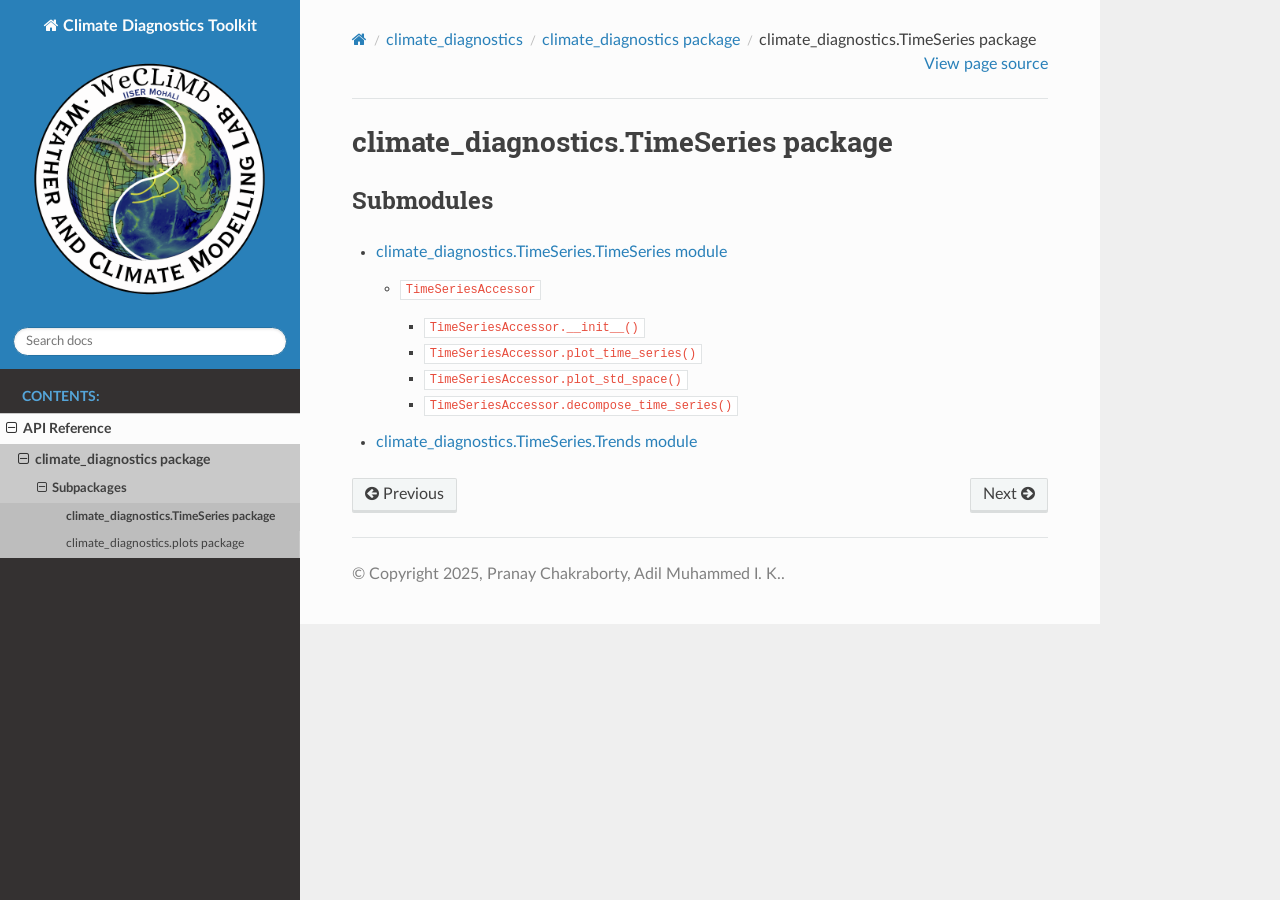
<file: climate_diagnostics.TimeSeries.html>
<!DOCTYPE html>
<html class="writer-html5" lang="en" data-content_root="./">
<head>
  <meta charset="utf-8" /><meta name="viewport" content="width=device-width, initial-scale=1" />

  <meta name="viewport" content="width=device-width, initial-scale=1.0" />
  <title>climate_diagnostics.TimeSeries package &mdash; Climate Diagnostics Toolkit 0.2.1 documentation</title>
      <link rel="stylesheet" type="text/css" href="_static/pygments.css?v=b86133f3" />
      <link rel="stylesheet" type="text/css" href="_static/css/theme.css?v=e59714d7" />

  
      <script src="_static/jquery.js?v=5d32c60e"></script>
      <script src="_static/_sphinx_javascript_frameworks_compat.js?v=2cd50e6c"></script>
      <script src="_static/documentation_options.js?v=37f418d5"></script>
      <script src="_static/doctools.js?v=9bcbadda"></script>
      <script src="_static/sphinx_highlight.js?v=dc90522c"></script>
    <script src="_static/js/theme.js"></script>
    <link rel="index" title="Index" href="genindex.html" />
    <link rel="search" title="Search" href="search.html" />
    <link rel="next" title="climate_diagnostics.TimeSeries.TimeSeries module" href="climate_diagnostics.TimeSeries.TimeSeries.html" />
    <link rel="prev" title="climate_diagnostics package" href="climate_diagnostics.html" /> 
</head>

<body class="wy-body-for-nav"> 
  <div class="wy-grid-for-nav">
    <nav data-toggle="wy-nav-shift" class="wy-nav-side">
      <div class="wy-side-scroll">
        <div class="wy-side-nav-search" >

          
          
          <a href="index.html" class="icon icon-home">
            Climate Diagnostics Toolkit
              <img src="_static/WeCLiMb_LOGO_1.png" class="logo" alt="Logo"/>
          </a>
<div role="search">
  <form id="rtd-search-form" class="wy-form" action="search.html" method="get">
    <input type="text" name="q" placeholder="Search docs" aria-label="Search docs" />
    <input type="hidden" name="check_keywords" value="yes" />
    <input type="hidden" name="area" value="default" />
  </form>
</div>
        </div><div class="wy-menu wy-menu-vertical" data-spy="affix" role="navigation" aria-label="Navigation menu">
              <p class="caption" role="heading"><span class="caption-text">Contents:</span></p>
<ul class="current">
<li class="toctree-l1 current"><a class="reference internal" href="modules.html">API Reference</a><ul class="current">
<li class="toctree-l2 current"><a class="reference internal" href="climate_diagnostics.html">climate_diagnostics package</a><ul class="current">
<li class="toctree-l3 current"><a class="reference internal" href="climate_diagnostics.html#subpackages">Subpackages</a><ul class="current">
<li class="toctree-l4 current"><a class="current reference internal" href="#">climate_diagnostics.TimeSeries package</a></li>
<li class="toctree-l4"><a class="reference internal" href="climate_diagnostics.plots.html">climate_diagnostics.plots package</a></li>
</ul>
</li>
</ul>
</li>
</ul>
</li>
</ul>

        </div>
      </div>
    </nav>

    <section data-toggle="wy-nav-shift" class="wy-nav-content-wrap"><nav class="wy-nav-top" aria-label="Mobile navigation menu" >
          <i data-toggle="wy-nav-top" class="fa fa-bars"></i>
          <a href="index.html">Climate Diagnostics Toolkit</a>
      </nav>

      <div class="wy-nav-content">
        <div class="rst-content">
          <div role="navigation" aria-label="Page navigation">
  <ul class="wy-breadcrumbs">
      <li><a href="index.html" class="icon icon-home" aria-label="Home"></a></li>
          <li class="breadcrumb-item"><a href="modules.html">climate_diagnostics</a></li>
          <li class="breadcrumb-item"><a href="climate_diagnostics.html">climate_diagnostics package</a></li>
      <li class="breadcrumb-item active">climate_diagnostics.TimeSeries package</li>
      <li class="wy-breadcrumbs-aside">
            <a href="_sources/climate_diagnostics.TimeSeries.rst.txt" rel="nofollow"> View page source</a>
      </li>
  </ul>
  <hr/>
</div>
          <div role="main" class="document" itemscope="itemscope" itemtype="http://schema.org/Article">
           <div itemprop="articleBody">
             
  <section id="module-climate_diagnostics.TimeSeries">
<span id="climate-diagnostics-timeseries-package"></span><h1>climate_diagnostics.TimeSeries package<a class="headerlink" href="#module-climate_diagnostics.TimeSeries" title="Link to this heading"></a></h1>
<section id="submodules">
<h2>Submodules<a class="headerlink" href="#submodules" title="Link to this heading"></a></h2>
<div class="toctree-wrapper compound">
<ul>
<li class="toctree-l1"><a class="reference internal" href="climate_diagnostics.TimeSeries.TimeSeries.html">climate_diagnostics.TimeSeries.TimeSeries module</a><ul>
<li class="toctree-l2"><a class="reference internal" href="climate_diagnostics.TimeSeries.TimeSeries.html#climate_diagnostics.TimeSeries.TimeSeries.TimeSeriesAccessor"><code class="docutils literal notranslate"><span class="pre">TimeSeriesAccessor</span></code></a><ul>
<li class="toctree-l3"><a class="reference internal" href="climate_diagnostics.TimeSeries.TimeSeries.html#climate_diagnostics.TimeSeries.TimeSeries.TimeSeriesAccessor.__init__"><code class="docutils literal notranslate"><span class="pre">TimeSeriesAccessor.__init__()</span></code></a></li>
<li class="toctree-l3"><a class="reference internal" href="climate_diagnostics.TimeSeries.TimeSeries.html#climate_diagnostics.TimeSeries.TimeSeries.TimeSeriesAccessor.plot_time_series"><code class="docutils literal notranslate"><span class="pre">TimeSeriesAccessor.plot_time_series()</span></code></a></li>
<li class="toctree-l3"><a class="reference internal" href="climate_diagnostics.TimeSeries.TimeSeries.html#climate_diagnostics.TimeSeries.TimeSeries.TimeSeriesAccessor.plot_std_space"><code class="docutils literal notranslate"><span class="pre">TimeSeriesAccessor.plot_std_space()</span></code></a></li>
<li class="toctree-l3"><a class="reference internal" href="climate_diagnostics.TimeSeries.TimeSeries.html#climate_diagnostics.TimeSeries.TimeSeries.TimeSeriesAccessor.decompose_time_series"><code class="docutils literal notranslate"><span class="pre">TimeSeriesAccessor.decompose_time_series()</span></code></a></li>
</ul>
</li>
</ul>
</li>
<li class="toctree-l1"><a class="reference internal" href="climate_diagnostics.TimeSeries.Trends.html">climate_diagnostics.TimeSeries.Trends module</a></li>
</ul>
</div>
</section>
</section>


           </div>
          </div>
          <footer><div class="rst-footer-buttons" role="navigation" aria-label="Footer">
        <a href="climate_diagnostics.html" class="btn btn-neutral float-left" title="climate_diagnostics package" accesskey="p" rel="prev"><span class="fa fa-arrow-circle-left" aria-hidden="true"></span> Previous</a>
        <a href="climate_diagnostics.TimeSeries.TimeSeries.html" class="btn btn-neutral float-right" title="climate_diagnostics.TimeSeries.TimeSeries module" accesskey="n" rel="next">Next <span class="fa fa-arrow-circle-right" aria-hidden="true"></span></a>
    </div>

  <hr/>

  <div role="contentinfo">
    <p>&#169; Copyright 2025, Pranay Chakraborty, Adil Muhammed I. K..</p>
  </div>

   

</footer>
        </div>
      </div>
    </section>
  </div>
  <script>
      jQuery(function () {
          SphinxRtdTheme.Navigation.enable(true);
      });
  </script> 

</body>
</html>
</file>
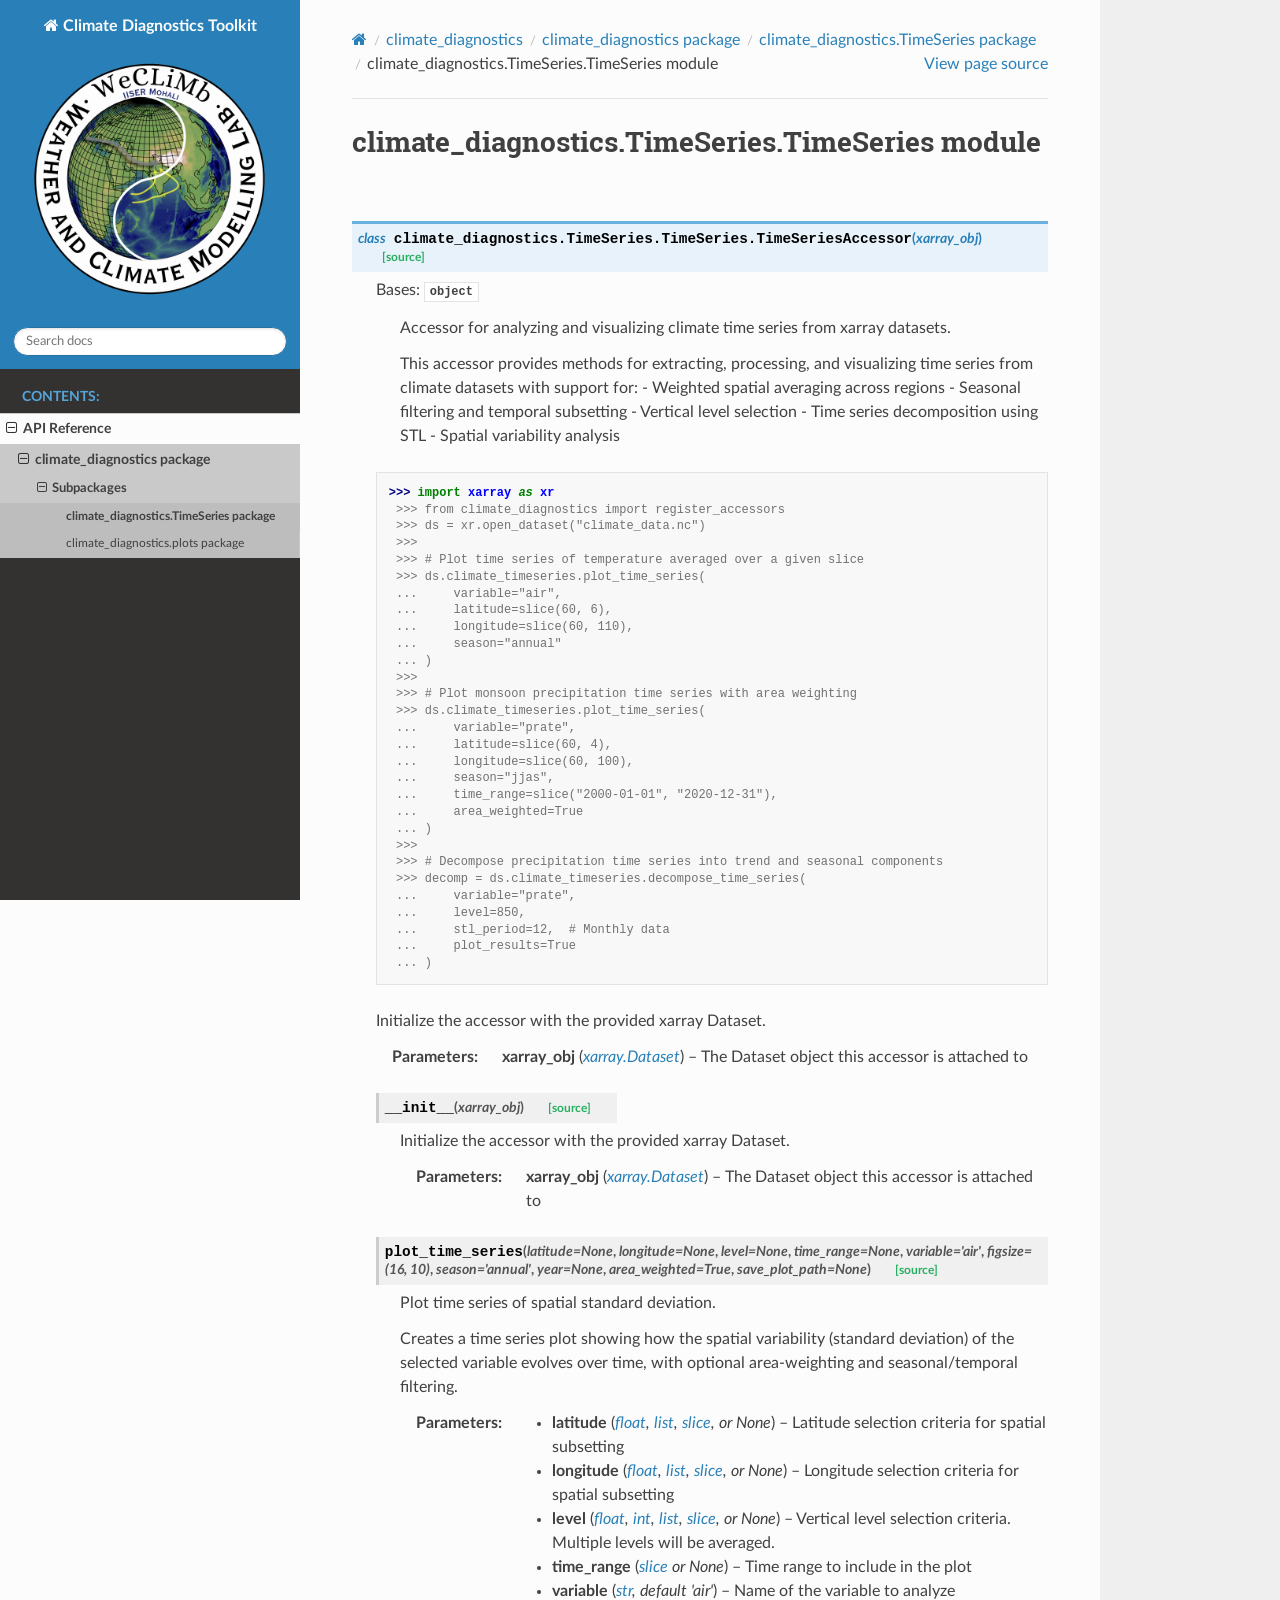
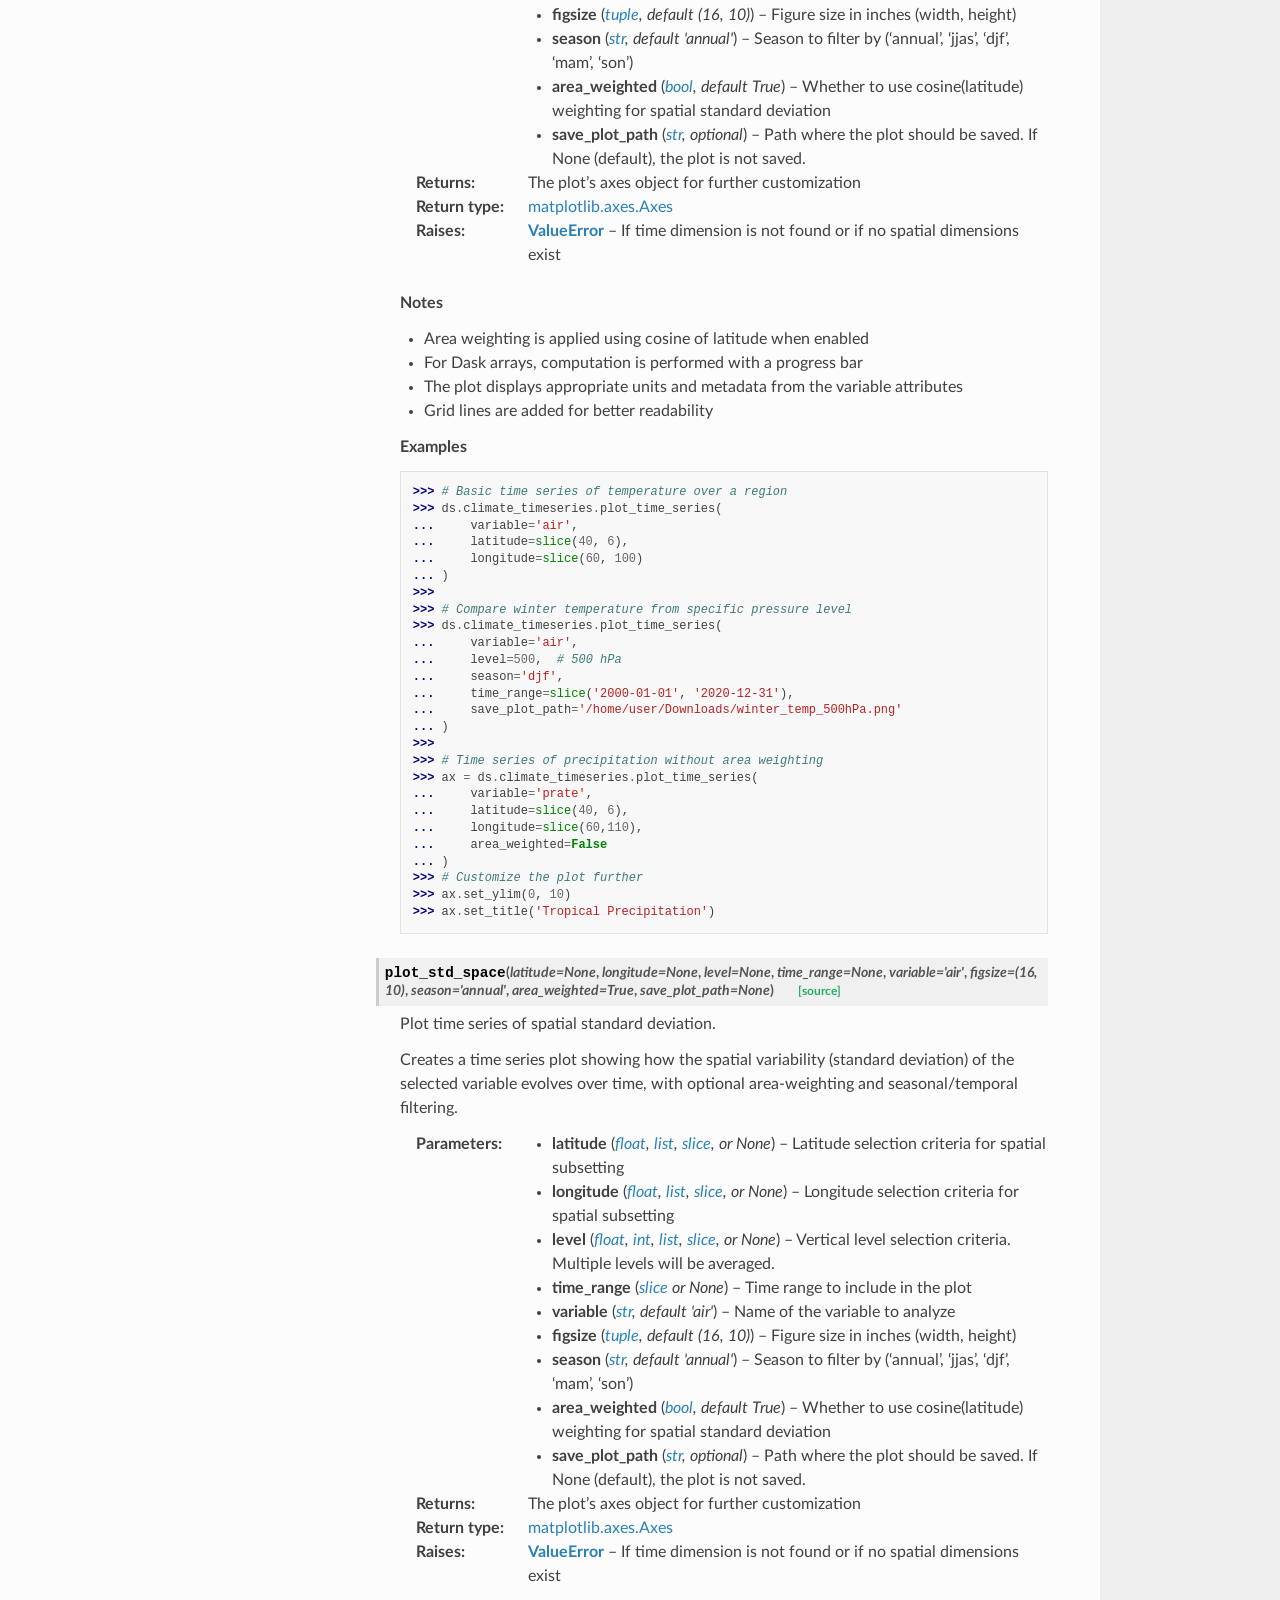
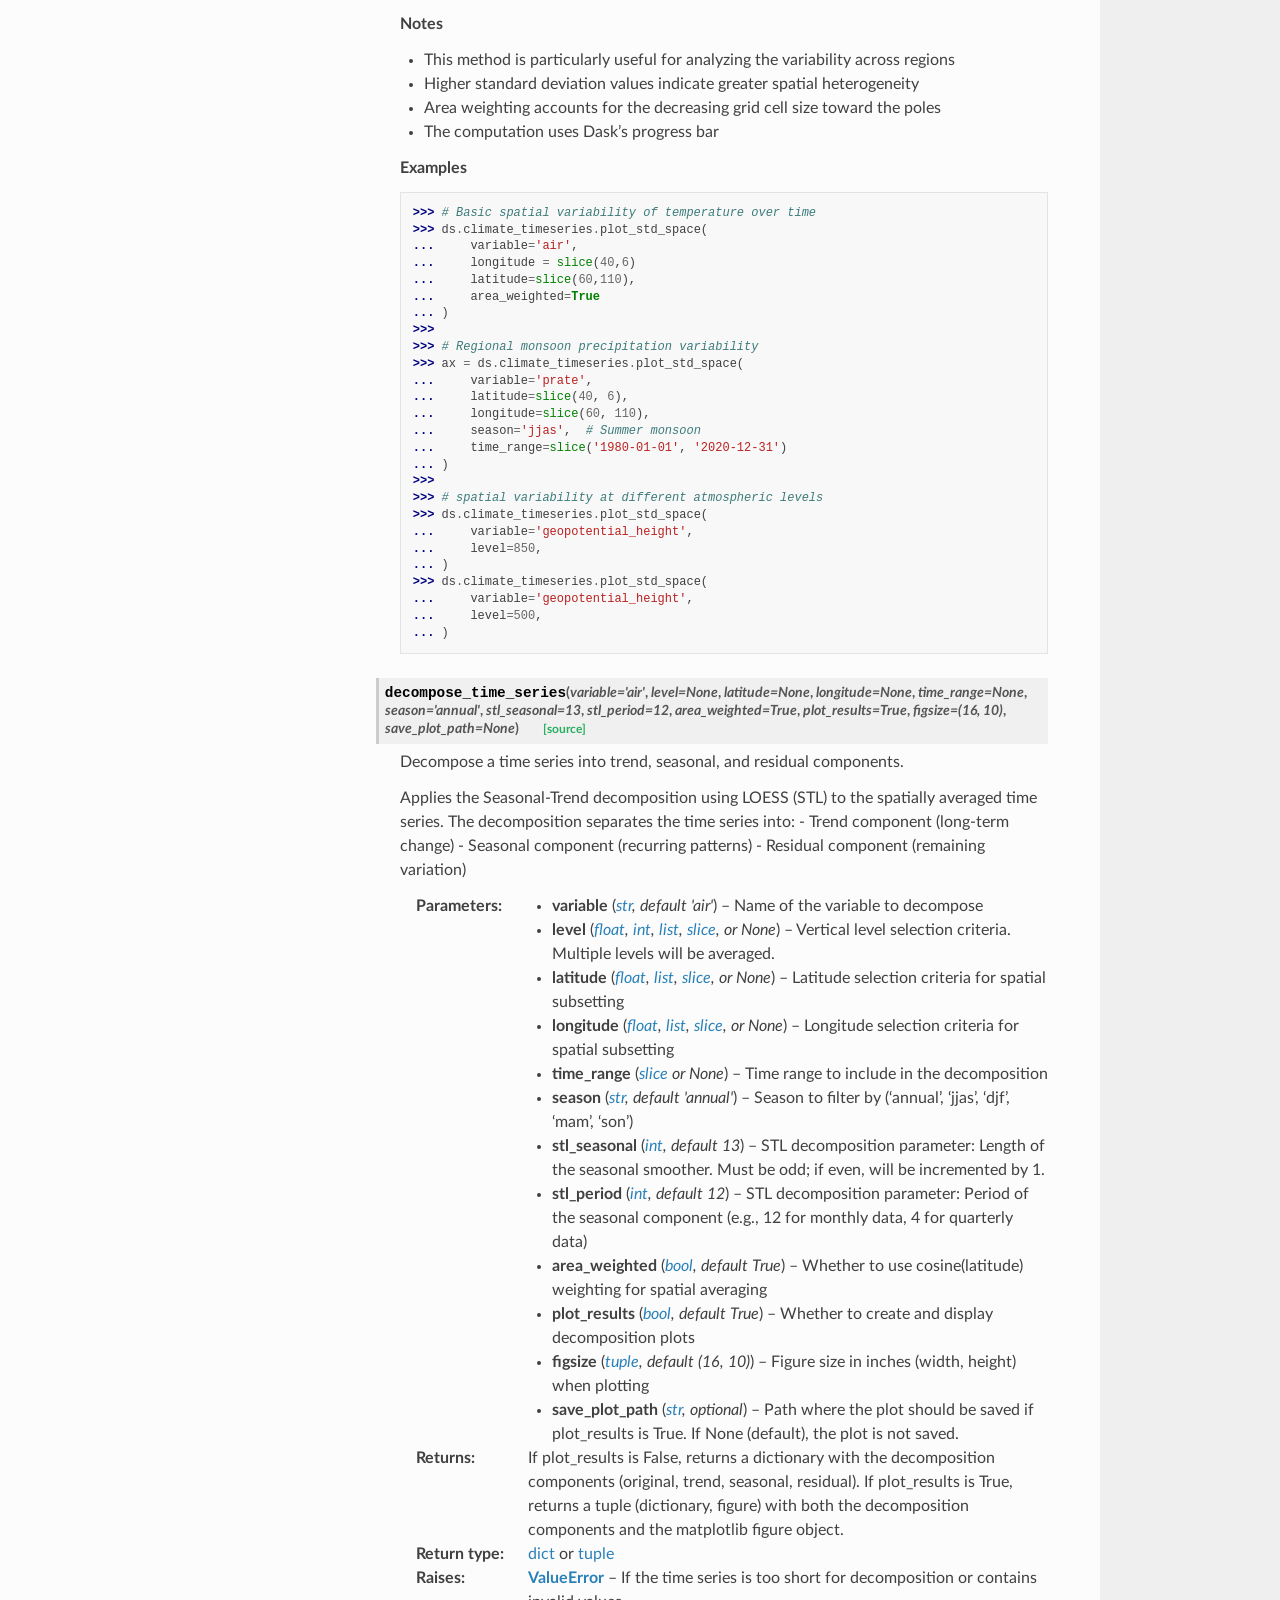
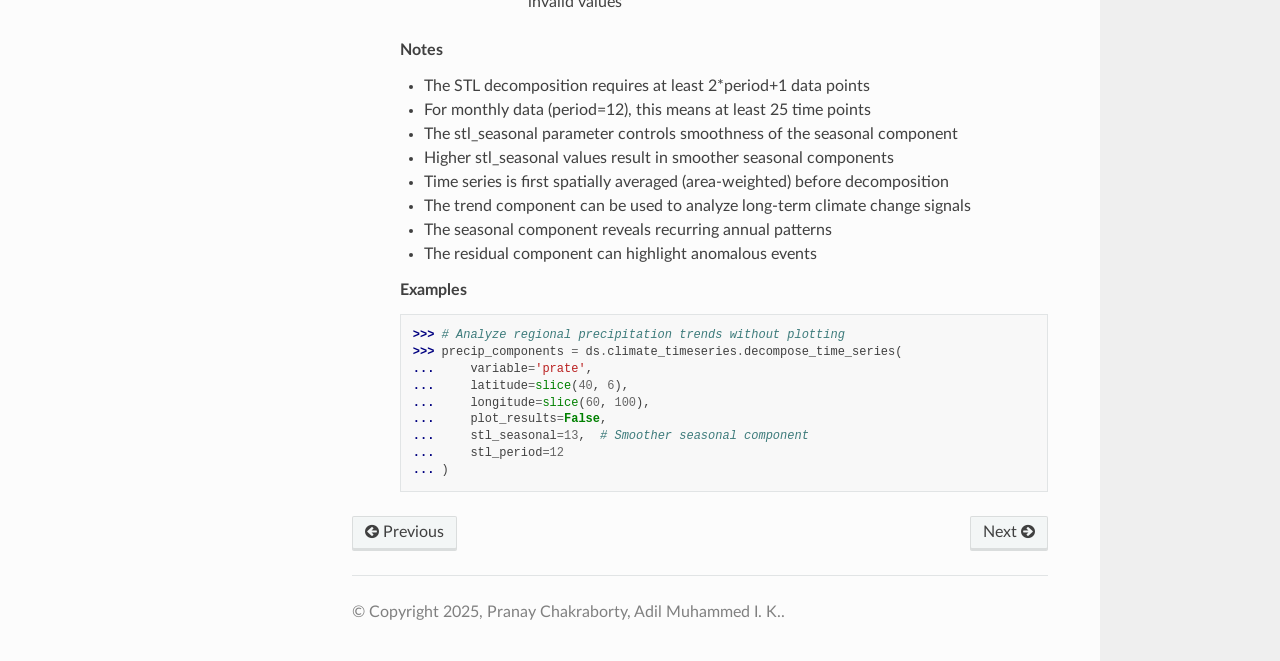
<file: climate_diagnostics.TimeSeries.TimeSeries.html>
<!DOCTYPE html>
<html class="writer-html5" lang="en" data-content_root="./">
<head>
  <meta charset="utf-8" /><meta name="viewport" content="width=device-width, initial-scale=1" />

  <meta name="viewport" content="width=device-width, initial-scale=1.0" />
  <title>climate_diagnostics.TimeSeries.TimeSeries module &mdash; Climate Diagnostics Toolkit 0.2.1 documentation</title>
      <link rel="stylesheet" type="text/css" href="_static/pygments.css?v=b86133f3" />
      <link rel="stylesheet" type="text/css" href="_static/css/theme.css?v=e59714d7" />

  
      <script src="_static/jquery.js?v=5d32c60e"></script>
      <script src="_static/_sphinx_javascript_frameworks_compat.js?v=2cd50e6c"></script>
      <script src="_static/documentation_options.js?v=37f418d5"></script>
      <script src="_static/doctools.js?v=9bcbadda"></script>
      <script src="_static/sphinx_highlight.js?v=dc90522c"></script>
    <script src="_static/js/theme.js"></script>
    <link rel="index" title="Index" href="genindex.html" />
    <link rel="search" title="Search" href="search.html" />
    <link rel="next" title="climate_diagnostics.TimeSeries.Trends module" href="climate_diagnostics.TimeSeries.Trends.html" />
    <link rel="prev" title="climate_diagnostics.TimeSeries package" href="climate_diagnostics.TimeSeries.html" /> 
</head>

<body class="wy-body-for-nav"> 
  <div class="wy-grid-for-nav">
    <nav data-toggle="wy-nav-shift" class="wy-nav-side">
      <div class="wy-side-scroll">
        <div class="wy-side-nav-search" >

          
          
          <a href="index.html" class="icon icon-home">
            Climate Diagnostics Toolkit
              <img src="_static/WeCLiMb_LOGO_1.png" class="logo" alt="Logo"/>
          </a>
<div role="search">
  <form id="rtd-search-form" class="wy-form" action="search.html" method="get">
    <input type="text" name="q" placeholder="Search docs" aria-label="Search docs" />
    <input type="hidden" name="check_keywords" value="yes" />
    <input type="hidden" name="area" value="default" />
  </form>
</div>
        </div><div class="wy-menu wy-menu-vertical" data-spy="affix" role="navigation" aria-label="Navigation menu">
              <p class="caption" role="heading"><span class="caption-text">Contents:</span></p>
<ul class="current">
<li class="toctree-l1 current"><a class="reference internal" href="modules.html">API Reference</a><ul class="current">
<li class="toctree-l2 current"><a class="reference internal" href="climate_diagnostics.html">climate_diagnostics package</a><ul class="current">
<li class="toctree-l3 current"><a class="reference internal" href="climate_diagnostics.html#subpackages">Subpackages</a><ul class="current">
<li class="toctree-l4 current"><a class="reference internal" href="climate_diagnostics.TimeSeries.html">climate_diagnostics.TimeSeries package</a></li>
<li class="toctree-l4"><a class="reference internal" href="climate_diagnostics.plots.html">climate_diagnostics.plots package</a></li>
</ul>
</li>
</ul>
</li>
</ul>
</li>
</ul>

        </div>
      </div>
    </nav>

    <section data-toggle="wy-nav-shift" class="wy-nav-content-wrap"><nav class="wy-nav-top" aria-label="Mobile navigation menu" >
          <i data-toggle="wy-nav-top" class="fa fa-bars"></i>
          <a href="index.html">Climate Diagnostics Toolkit</a>
      </nav>

      <div class="wy-nav-content">
        <div class="rst-content">
          <div role="navigation" aria-label="Page navigation">
  <ul class="wy-breadcrumbs">
      <li><a href="index.html" class="icon icon-home" aria-label="Home"></a></li>
          <li class="breadcrumb-item"><a href="modules.html">climate_diagnostics</a></li>
          <li class="breadcrumb-item"><a href="climate_diagnostics.html">climate_diagnostics package</a></li>
          <li class="breadcrumb-item"><a href="climate_diagnostics.TimeSeries.html">climate_diagnostics.TimeSeries package</a></li>
      <li class="breadcrumb-item active">climate_diagnostics.TimeSeries.TimeSeries module</li>
      <li class="wy-breadcrumbs-aside">
            <a href="_sources/climate_diagnostics.TimeSeries.TimeSeries.rst.txt" rel="nofollow"> View page source</a>
      </li>
  </ul>
  <hr/>
</div>
          <div role="main" class="document" itemscope="itemscope" itemtype="http://schema.org/Article">
           <div itemprop="articleBody">
             
  <section id="module-climate_diagnostics.TimeSeries.TimeSeries">
<span id="climate-diagnostics-timeseries-timeseries-module"></span><h1>climate_diagnostics.TimeSeries.TimeSeries module<a class="headerlink" href="#module-climate_diagnostics.TimeSeries.TimeSeries" title="Link to this heading"></a></h1>
<dl class="py class">
<dt class="sig sig-object py" id="climate_diagnostics.TimeSeries.TimeSeries.TimeSeriesAccessor">
<em class="property"><span class="k"><span class="pre">class</span></span><span class="w"> </span></em><span class="sig-prename descclassname"><span class="pre">climate_diagnostics.TimeSeries.TimeSeries.</span></span><span class="sig-name descname"><span class="pre">TimeSeriesAccessor</span></span><span class="sig-paren">(</span><em class="sig-param"><span class="n"><span class="pre">xarray_obj</span></span></em><span class="sig-paren">)</span><a class="reference internal" href="_modules/climate_diagnostics/TimeSeries/TimeSeries.html#TimeSeriesAccessor"><span class="viewcode-link"><span class="pre">[source]</span></span></a><a class="headerlink" href="#climate_diagnostics.TimeSeries.TimeSeries.TimeSeriesAccessor" title="Link to this definition"></a></dt>
<dd><p>Bases: <a class="reference external" href="https://docs.python.org/3/library/functions.html#object" title="(in Python v3.13)"><code class="xref py py-class docutils literal notranslate"><span class="pre">object</span></code></a></p>
<blockquote>
<div><p>Accessor for analyzing and visualizing climate time series from xarray datasets.</p>
<p>This accessor provides methods for extracting, processing, and visualizing time series
from climate datasets with support for:
- Weighted spatial averaging across regions
- Seasonal filtering and temporal subsetting
- Vertical level selection
- Time series decomposition using STL
- Spatial variability analysis</p>
</div></blockquote>
<div class="doctest highlight-default notranslate"><div class="highlight"><pre><span></span><span class="gp">&gt;&gt;&gt; </span><span class="kn">import</span><span class="w"> </span><span class="nn">xarray</span><span class="w"> </span><span class="k">as</span><span class="w"> </span><span class="nn">xr</span>
<span class="go"> &gt;&gt;&gt; from climate_diagnostics import register_accessors</span>
<span class="go"> &gt;&gt;&gt; ds = xr.open_dataset(&quot;climate_data.nc&quot;)</span>
<span class="go"> &gt;&gt;&gt;</span>
<span class="go"> &gt;&gt;&gt; # Plot time series of temperature averaged over a given slice</span>
<span class="go"> &gt;&gt;&gt; ds.climate_timeseries.plot_time_series(</span>
<span class="go"> ...     variable=&quot;air&quot;,</span>
<span class="go"> ...     latitude=slice(60, 6),</span>
<span class="go"> ...     longitude=slice(60, 110),</span>
<span class="go"> ...     season=&quot;annual&quot;</span>
<span class="go"> ... )</span>
<span class="go"> &gt;&gt;&gt;</span>
<span class="go"> &gt;&gt;&gt; # Plot monsoon precipitation time series with area weighting</span>
<span class="go"> &gt;&gt;&gt; ds.climate_timeseries.plot_time_series(</span>
<span class="go"> ...     variable=&quot;prate&quot;,</span>
<span class="go"> ...     latitude=slice(60, 4),</span>
<span class="go"> ...     longitude=slice(60, 100),</span>
<span class="go"> ...     season=&quot;jjas&quot;,</span>
<span class="go"> ...     time_range=slice(&quot;2000-01-01&quot;, &quot;2020-12-31&quot;),</span>
<span class="go"> ...     area_weighted=True</span>
<span class="go"> ... )</span>
<span class="go"> &gt;&gt;&gt;</span>
<span class="go"> &gt;&gt;&gt; # Decompose precipitation time series into trend and seasonal components</span>
<span class="go"> &gt;&gt;&gt; decomp = ds.climate_timeseries.decompose_time_series(</span>
<span class="go"> ...     variable=&quot;prate&quot;,</span>
<span class="go"> ...     level=850,</span>
<span class="go"> ...     stl_period=12,  # Monthly data</span>
<span class="go"> ...     plot_results=True</span>
<span class="go"> ... )</span>
</pre></div>
</div>
<p>Initialize the accessor with the provided xarray Dataset.</p>
<dl class="field-list simple">
<dt class="field-odd">Parameters<span class="colon">:</span></dt>
<dd class="field-odd"><p><strong>xarray_obj</strong> (<a class="reference external" href="https://docs.xarray.dev/en/stable/generated/xarray.Dataset.html#xarray.Dataset" title="(in xarray v2025.3.2.dev0)"><em>xarray.Dataset</em></a>) – The Dataset object this accessor is attached to</p>
</dd>
</dl>
<dl class="py method">
<dt class="sig sig-object py" id="climate_diagnostics.TimeSeries.TimeSeries.TimeSeriesAccessor.__init__">
<span class="sig-name descname"><span class="pre">__init__</span></span><span class="sig-paren">(</span><em class="sig-param"><span class="n"><span class="pre">xarray_obj</span></span></em><span class="sig-paren">)</span><a class="reference internal" href="_modules/climate_diagnostics/TimeSeries/TimeSeries.html#TimeSeriesAccessor.__init__"><span class="viewcode-link"><span class="pre">[source]</span></span></a><a class="headerlink" href="#climate_diagnostics.TimeSeries.TimeSeries.TimeSeriesAccessor.__init__" title="Link to this definition"></a></dt>
<dd><p>Initialize the accessor with the provided xarray Dataset.</p>
<dl class="field-list simple">
<dt class="field-odd">Parameters<span class="colon">:</span></dt>
<dd class="field-odd"><p><strong>xarray_obj</strong> (<a class="reference external" href="https://docs.xarray.dev/en/stable/generated/xarray.Dataset.html#xarray.Dataset" title="(in xarray v2025.3.2.dev0)"><em>xarray.Dataset</em></a>) – The Dataset object this accessor is attached to</p>
</dd>
</dl>
</dd></dl>

<dl class="py method">
<dt class="sig sig-object py" id="climate_diagnostics.TimeSeries.TimeSeries.TimeSeriesAccessor.plot_time_series">
<span class="sig-name descname"><span class="pre">plot_time_series</span></span><span class="sig-paren">(</span><em class="sig-param"><span class="n"><span class="pre">latitude</span></span><span class="o"><span class="pre">=</span></span><span class="default_value"><span class="pre">None</span></span></em>, <em class="sig-param"><span class="n"><span class="pre">longitude</span></span><span class="o"><span class="pre">=</span></span><span class="default_value"><span class="pre">None</span></span></em>, <em class="sig-param"><span class="n"><span class="pre">level</span></span><span class="o"><span class="pre">=</span></span><span class="default_value"><span class="pre">None</span></span></em>, <em class="sig-param"><span class="n"><span class="pre">time_range</span></span><span class="o"><span class="pre">=</span></span><span class="default_value"><span class="pre">None</span></span></em>, <em class="sig-param"><span class="n"><span class="pre">variable</span></span><span class="o"><span class="pre">=</span></span><span class="default_value"><span class="pre">'air'</span></span></em>, <em class="sig-param"><span class="n"><span class="pre">figsize</span></span><span class="o"><span class="pre">=</span></span><span class="default_value"><span class="pre">(16,</span> <span class="pre">10)</span></span></em>, <em class="sig-param"><span class="n"><span class="pre">season</span></span><span class="o"><span class="pre">=</span></span><span class="default_value"><span class="pre">'annual'</span></span></em>, <em class="sig-param"><span class="n"><span class="pre">year</span></span><span class="o"><span class="pre">=</span></span><span class="default_value"><span class="pre">None</span></span></em>, <em class="sig-param"><span class="n"><span class="pre">area_weighted</span></span><span class="o"><span class="pre">=</span></span><span class="default_value"><span class="pre">True</span></span></em>, <em class="sig-param"><span class="n"><span class="pre">save_plot_path</span></span><span class="o"><span class="pre">=</span></span><span class="default_value"><span class="pre">None</span></span></em><span class="sig-paren">)</span><a class="reference internal" href="_modules/climate_diagnostics/TimeSeries/TimeSeries.html#TimeSeriesAccessor.plot_time_series"><span class="viewcode-link"><span class="pre">[source]</span></span></a><a class="headerlink" href="#climate_diagnostics.TimeSeries.TimeSeries.TimeSeriesAccessor.plot_time_series" title="Link to this definition"></a></dt>
<dd><p>Plot time series of spatial standard deviation.</p>
<p>Creates a time series plot showing how the spatial variability (standard deviation)
of the selected variable evolves over time, with optional area-weighting
and seasonal/temporal filtering.</p>
<dl class="field-list simple">
<dt class="field-odd">Parameters<span class="colon">:</span></dt>
<dd class="field-odd"><ul class="simple">
<li><p><strong>latitude</strong> (<a class="reference external" href="https://docs.python.org/3/library/functions.html#float" title="(in Python v3.13)"><em>float</em></a><em>, </em><a class="reference external" href="https://docs.python.org/3/library/stdtypes.html#list" title="(in Python v3.13)"><em>list</em></a><em>, </em><a class="reference external" href="https://docs.python.org/3/library/functions.html#slice" title="(in Python v3.13)"><em>slice</em></a><em>, or </em><em>None</em>) – Latitude selection criteria for spatial subsetting</p></li>
<li><p><strong>longitude</strong> (<a class="reference external" href="https://docs.python.org/3/library/functions.html#float" title="(in Python v3.13)"><em>float</em></a><em>, </em><a class="reference external" href="https://docs.python.org/3/library/stdtypes.html#list" title="(in Python v3.13)"><em>list</em></a><em>, </em><a class="reference external" href="https://docs.python.org/3/library/functions.html#slice" title="(in Python v3.13)"><em>slice</em></a><em>, or </em><em>None</em>) – Longitude selection criteria for spatial subsetting</p></li>
<li><p><strong>level</strong> (<a class="reference external" href="https://docs.python.org/3/library/functions.html#float" title="(in Python v3.13)"><em>float</em></a><em>, </em><a class="reference external" href="https://docs.python.org/3/library/functions.html#int" title="(in Python v3.13)"><em>int</em></a><em>, </em><a class="reference external" href="https://docs.python.org/3/library/stdtypes.html#list" title="(in Python v3.13)"><em>list</em></a><em>, </em><a class="reference external" href="https://docs.python.org/3/library/functions.html#slice" title="(in Python v3.13)"><em>slice</em></a><em>, or </em><em>None</em>) – Vertical level selection criteria. Multiple levels will be averaged.</p></li>
<li><p><strong>time_range</strong> (<a class="reference external" href="https://docs.python.org/3/library/functions.html#slice" title="(in Python v3.13)"><em>slice</em></a><em> or </em><em>None</em>) – Time range to include in the plot</p></li>
<li><p><strong>variable</strong> (<a class="reference external" href="https://docs.python.org/3/library/stdtypes.html#str" title="(in Python v3.13)"><em>str</em></a><em>, </em><em>default 'air'</em>) – Name of the variable to analyze</p></li>
<li><p><strong>figsize</strong> (<a class="reference external" href="https://docs.python.org/3/library/stdtypes.html#tuple" title="(in Python v3.13)"><em>tuple</em></a><em>, </em><em>default</em><em> (</em><em>16</em><em>, </em><em>10</em><em>)</em>) – Figure size in inches (width, height)</p></li>
<li><p><strong>season</strong> (<a class="reference external" href="https://docs.python.org/3/library/stdtypes.html#str" title="(in Python v3.13)"><em>str</em></a><em>, </em><em>default 'annual'</em>) – Season to filter by (‘annual’, ‘jjas’, ‘djf’, ‘mam’, ‘son’)</p></li>
<li><p><strong>area_weighted</strong> (<a class="reference external" href="https://docs.python.org/3/library/functions.html#bool" title="(in Python v3.13)"><em>bool</em></a><em>, </em><em>default True</em>) – Whether to use cosine(latitude) weighting for spatial standard deviation</p></li>
<li><p><strong>save_plot_path</strong> (<a class="reference external" href="https://docs.python.org/3/library/stdtypes.html#str" title="(in Python v3.13)"><em>str</em></a><em>, </em><em>optional</em>) – Path where the plot should be saved. If None (default), the plot is not saved.</p></li>
</ul>
</dd>
<dt class="field-even">Returns<span class="colon">:</span></dt>
<dd class="field-even"><p>The plot’s axes object for further customization</p>
</dd>
<dt class="field-odd">Return type<span class="colon">:</span></dt>
<dd class="field-odd"><p><a class="reference external" href="https://matplotlib.org/stable/api/_as_gen/matplotlib.axes.Axes.html#matplotlib.axes.Axes" title="(in Matplotlib v3.10.1)">matplotlib.axes.Axes</a></p>
</dd>
<dt class="field-even">Raises<span class="colon">:</span></dt>
<dd class="field-even"><p><a class="reference external" href="https://docs.python.org/3/library/exceptions.html#ValueError" title="(in Python v3.13)"><strong>ValueError</strong></a> – If time dimension is not found or if no spatial dimensions exist</p>
</dd>
</dl>
<p class="rubric">Notes</p>
<ul class="simple">
<li><p>Area weighting is applied using cosine of latitude when enabled</p></li>
<li><p>For Dask arrays, computation is performed with a progress bar</p></li>
<li><p>The plot displays appropriate units and metadata from the variable attributes</p></li>
<li><p>Grid lines are added for better readability</p></li>
</ul>
<p class="rubric">Examples</p>
<div class="doctest highlight-default notranslate"><div class="highlight"><pre><span></span><span class="gp">&gt;&gt;&gt; </span><span class="c1"># Basic time series of temperature over a region</span>
<span class="gp">&gt;&gt;&gt; </span><span class="n">ds</span><span class="o">.</span><span class="n">climate_timeseries</span><span class="o">.</span><span class="n">plot_time_series</span><span class="p">(</span>
<span class="gp">... </span>    <span class="n">variable</span><span class="o">=</span><span class="s1">&#39;air&#39;</span><span class="p">,</span>
<span class="gp">... </span>    <span class="n">latitude</span><span class="o">=</span><span class="nb">slice</span><span class="p">(</span><span class="mi">40</span><span class="p">,</span> <span class="mi">6</span><span class="p">),</span>
<span class="gp">... </span>    <span class="n">longitude</span><span class="o">=</span><span class="nb">slice</span><span class="p">(</span><span class="mi">60</span><span class="p">,</span> <span class="mi">100</span><span class="p">)</span>
<span class="gp">... </span><span class="p">)</span>
<span class="gp">&gt;&gt;&gt;</span>
<span class="gp">&gt;&gt;&gt; </span><span class="c1"># Compare winter temperature from specific pressure level</span>
<span class="gp">&gt;&gt;&gt; </span><span class="n">ds</span><span class="o">.</span><span class="n">climate_timeseries</span><span class="o">.</span><span class="n">plot_time_series</span><span class="p">(</span>
<span class="gp">... </span>    <span class="n">variable</span><span class="o">=</span><span class="s1">&#39;air&#39;</span><span class="p">,</span>
<span class="gp">... </span>    <span class="n">level</span><span class="o">=</span><span class="mi">500</span><span class="p">,</span>  <span class="c1"># 500 hPa</span>
<span class="gp">... </span>    <span class="n">season</span><span class="o">=</span><span class="s1">&#39;djf&#39;</span><span class="p">,</span>
<span class="gp">... </span>    <span class="n">time_range</span><span class="o">=</span><span class="nb">slice</span><span class="p">(</span><span class="s1">&#39;2000-01-01&#39;</span><span class="p">,</span> <span class="s1">&#39;2020-12-31&#39;</span><span class="p">),</span>
<span class="gp">... </span>    <span class="n">save_plot_path</span><span class="o">=</span><span class="s1">&#39;/home/user/Downloads/winter_temp_500hPa.png&#39;</span>
<span class="gp">... </span><span class="p">)</span>
<span class="gp">&gt;&gt;&gt;</span>
<span class="gp">&gt;&gt;&gt; </span><span class="c1"># Time series of precipitation without area weighting</span>
<span class="gp">&gt;&gt;&gt; </span><span class="n">ax</span> <span class="o">=</span> <span class="n">ds</span><span class="o">.</span><span class="n">climate_timeseries</span><span class="o">.</span><span class="n">plot_time_series</span><span class="p">(</span>
<span class="gp">... </span>    <span class="n">variable</span><span class="o">=</span><span class="s1">&#39;prate&#39;</span><span class="p">,</span>
<span class="gp">... </span>    <span class="n">latitude</span><span class="o">=</span><span class="nb">slice</span><span class="p">(</span><span class="mi">40</span><span class="p">,</span> <span class="mi">6</span><span class="p">),</span>
<span class="gp">... </span>    <span class="n">longitude</span><span class="o">=</span><span class="nb">slice</span><span class="p">(</span><span class="mi">60</span><span class="p">,</span><span class="mi">110</span><span class="p">),</span>
<span class="gp">... </span>    <span class="n">area_weighted</span><span class="o">=</span><span class="kc">False</span>
<span class="gp">... </span><span class="p">)</span>
<span class="gp">&gt;&gt;&gt; </span><span class="c1"># Customize the plot further</span>
<span class="gp">&gt;&gt;&gt; </span><span class="n">ax</span><span class="o">.</span><span class="n">set_ylim</span><span class="p">(</span><span class="mi">0</span><span class="p">,</span> <span class="mi">10</span><span class="p">)</span>
<span class="gp">&gt;&gt;&gt; </span><span class="n">ax</span><span class="o">.</span><span class="n">set_title</span><span class="p">(</span><span class="s1">&#39;Tropical Precipitation&#39;</span><span class="p">)</span>
</pre></div>
</div>
</dd></dl>

<dl class="py method">
<dt class="sig sig-object py" id="climate_diagnostics.TimeSeries.TimeSeries.TimeSeriesAccessor.plot_std_space">
<span class="sig-name descname"><span class="pre">plot_std_space</span></span><span class="sig-paren">(</span><em class="sig-param"><span class="n"><span class="pre">latitude</span></span><span class="o"><span class="pre">=</span></span><span class="default_value"><span class="pre">None</span></span></em>, <em class="sig-param"><span class="n"><span class="pre">longitude</span></span><span class="o"><span class="pre">=</span></span><span class="default_value"><span class="pre">None</span></span></em>, <em class="sig-param"><span class="n"><span class="pre">level</span></span><span class="o"><span class="pre">=</span></span><span class="default_value"><span class="pre">None</span></span></em>, <em class="sig-param"><span class="n"><span class="pre">time_range</span></span><span class="o"><span class="pre">=</span></span><span class="default_value"><span class="pre">None</span></span></em>, <em class="sig-param"><span class="n"><span class="pre">variable</span></span><span class="o"><span class="pre">=</span></span><span class="default_value"><span class="pre">'air'</span></span></em>, <em class="sig-param"><span class="n"><span class="pre">figsize</span></span><span class="o"><span class="pre">=</span></span><span class="default_value"><span class="pre">(16,</span> <span class="pre">10)</span></span></em>, <em class="sig-param"><span class="n"><span class="pre">season</span></span><span class="o"><span class="pre">=</span></span><span class="default_value"><span class="pre">'annual'</span></span></em>, <em class="sig-param"><span class="n"><span class="pre">area_weighted</span></span><span class="o"><span class="pre">=</span></span><span class="default_value"><span class="pre">True</span></span></em>, <em class="sig-param"><span class="n"><span class="pre">save_plot_path</span></span><span class="o"><span class="pre">=</span></span><span class="default_value"><span class="pre">None</span></span></em><span class="sig-paren">)</span><a class="reference internal" href="_modules/climate_diagnostics/TimeSeries/TimeSeries.html#TimeSeriesAccessor.plot_std_space"><span class="viewcode-link"><span class="pre">[source]</span></span></a><a class="headerlink" href="#climate_diagnostics.TimeSeries.TimeSeries.TimeSeriesAccessor.plot_std_space" title="Link to this definition"></a></dt>
<dd><p>Plot time series of spatial standard deviation.</p>
<p>Creates a time series plot showing how the spatial variability (standard deviation)
of the selected variable evolves over time, with optional area-weighting
and seasonal/temporal filtering.</p>
<dl class="field-list simple">
<dt class="field-odd">Parameters<span class="colon">:</span></dt>
<dd class="field-odd"><ul class="simple">
<li><p><strong>latitude</strong> (<a class="reference external" href="https://docs.python.org/3/library/functions.html#float" title="(in Python v3.13)"><em>float</em></a><em>, </em><a class="reference external" href="https://docs.python.org/3/library/stdtypes.html#list" title="(in Python v3.13)"><em>list</em></a><em>, </em><a class="reference external" href="https://docs.python.org/3/library/functions.html#slice" title="(in Python v3.13)"><em>slice</em></a><em>, or </em><em>None</em>) – Latitude selection criteria for spatial subsetting</p></li>
<li><p><strong>longitude</strong> (<a class="reference external" href="https://docs.python.org/3/library/functions.html#float" title="(in Python v3.13)"><em>float</em></a><em>, </em><a class="reference external" href="https://docs.python.org/3/library/stdtypes.html#list" title="(in Python v3.13)"><em>list</em></a><em>, </em><a class="reference external" href="https://docs.python.org/3/library/functions.html#slice" title="(in Python v3.13)"><em>slice</em></a><em>, or </em><em>None</em>) – Longitude selection criteria for spatial subsetting</p></li>
<li><p><strong>level</strong> (<a class="reference external" href="https://docs.python.org/3/library/functions.html#float" title="(in Python v3.13)"><em>float</em></a><em>, </em><a class="reference external" href="https://docs.python.org/3/library/functions.html#int" title="(in Python v3.13)"><em>int</em></a><em>, </em><a class="reference external" href="https://docs.python.org/3/library/stdtypes.html#list" title="(in Python v3.13)"><em>list</em></a><em>, </em><a class="reference external" href="https://docs.python.org/3/library/functions.html#slice" title="(in Python v3.13)"><em>slice</em></a><em>, or </em><em>None</em>) – Vertical level selection criteria. Multiple levels will be averaged.</p></li>
<li><p><strong>time_range</strong> (<a class="reference external" href="https://docs.python.org/3/library/functions.html#slice" title="(in Python v3.13)"><em>slice</em></a><em> or </em><em>None</em>) – Time range to include in the plot</p></li>
<li><p><strong>variable</strong> (<a class="reference external" href="https://docs.python.org/3/library/stdtypes.html#str" title="(in Python v3.13)"><em>str</em></a><em>, </em><em>default 'air'</em>) – Name of the variable to analyze</p></li>
<li><p><strong>figsize</strong> (<a class="reference external" href="https://docs.python.org/3/library/stdtypes.html#tuple" title="(in Python v3.13)"><em>tuple</em></a><em>, </em><em>default</em><em> (</em><em>16</em><em>, </em><em>10</em><em>)</em>) – Figure size in inches (width, height)</p></li>
<li><p><strong>season</strong> (<a class="reference external" href="https://docs.python.org/3/library/stdtypes.html#str" title="(in Python v3.13)"><em>str</em></a><em>, </em><em>default 'annual'</em>) – Season to filter by (‘annual’, ‘jjas’, ‘djf’, ‘mam’, ‘son’)</p></li>
<li><p><strong>area_weighted</strong> (<a class="reference external" href="https://docs.python.org/3/library/functions.html#bool" title="(in Python v3.13)"><em>bool</em></a><em>, </em><em>default True</em>) – Whether to use cosine(latitude) weighting for spatial standard deviation</p></li>
<li><p><strong>save_plot_path</strong> (<a class="reference external" href="https://docs.python.org/3/library/stdtypes.html#str" title="(in Python v3.13)"><em>str</em></a><em>, </em><em>optional</em>) – Path where the plot should be saved. If None (default), the plot is not saved.</p></li>
</ul>
</dd>
<dt class="field-even">Returns<span class="colon">:</span></dt>
<dd class="field-even"><p>The plot’s axes object for further customization</p>
</dd>
<dt class="field-odd">Return type<span class="colon">:</span></dt>
<dd class="field-odd"><p><a class="reference external" href="https://matplotlib.org/stable/api/_as_gen/matplotlib.axes.Axes.html#matplotlib.axes.Axes" title="(in Matplotlib v3.10.1)">matplotlib.axes.Axes</a></p>
</dd>
<dt class="field-even">Raises<span class="colon">:</span></dt>
<dd class="field-even"><p><a class="reference external" href="https://docs.python.org/3/library/exceptions.html#ValueError" title="(in Python v3.13)"><strong>ValueError</strong></a> – If time dimension is not found or if no spatial dimensions exist</p>
</dd>
</dl>
<p class="rubric">Notes</p>
<ul class="simple">
<li><p>This method is particularly useful for analyzing the variability across regions</p></li>
<li><p>Higher standard deviation values indicate greater spatial heterogeneity</p></li>
<li><p>Area weighting accounts for the decreasing grid cell size toward the poles</p></li>
<li><p>The computation uses Dask’s progress bar</p></li>
</ul>
<p class="rubric">Examples</p>
<div class="doctest highlight-default notranslate"><div class="highlight"><pre><span></span><span class="gp">&gt;&gt;&gt; </span><span class="c1"># Basic spatial variability of temperature over time</span>
<span class="gp">&gt;&gt;&gt; </span><span class="n">ds</span><span class="o">.</span><span class="n">climate_timeseries</span><span class="o">.</span><span class="n">plot_std_space</span><span class="p">(</span>
<span class="gp">... </span>    <span class="n">variable</span><span class="o">=</span><span class="s1">&#39;air&#39;</span><span class="p">,</span>
<span class="gp">... </span>    <span class="n">longitude</span> <span class="o">=</span> <span class="nb">slice</span><span class="p">(</span><span class="mi">40</span><span class="p">,</span><span class="mi">6</span><span class="p">)</span>
<span class="gp">... </span>    <span class="n">latitude</span><span class="o">=</span><span class="nb">slice</span><span class="p">(</span><span class="mi">60</span><span class="p">,</span><span class="mi">110</span><span class="p">),</span>
<span class="gp">... </span>    <span class="n">area_weighted</span><span class="o">=</span><span class="kc">True</span>
<span class="gp">... </span><span class="p">)</span>
<span class="gp">&gt;&gt;&gt;</span>
<span class="gp">&gt;&gt;&gt; </span><span class="c1"># Regional monsoon precipitation variability</span>
<span class="gp">&gt;&gt;&gt; </span><span class="n">ax</span> <span class="o">=</span> <span class="n">ds</span><span class="o">.</span><span class="n">climate_timeseries</span><span class="o">.</span><span class="n">plot_std_space</span><span class="p">(</span>
<span class="gp">... </span>    <span class="n">variable</span><span class="o">=</span><span class="s1">&#39;prate&#39;</span><span class="p">,</span>
<span class="gp">... </span>    <span class="n">latitude</span><span class="o">=</span><span class="nb">slice</span><span class="p">(</span><span class="mi">40</span><span class="p">,</span> <span class="mi">6</span><span class="p">),</span>
<span class="gp">... </span>    <span class="n">longitude</span><span class="o">=</span><span class="nb">slice</span><span class="p">(</span><span class="mi">60</span><span class="p">,</span> <span class="mi">110</span><span class="p">),</span>
<span class="gp">... </span>    <span class="n">season</span><span class="o">=</span><span class="s1">&#39;jjas&#39;</span><span class="p">,</span>  <span class="c1"># Summer monsoon</span>
<span class="gp">... </span>    <span class="n">time_range</span><span class="o">=</span><span class="nb">slice</span><span class="p">(</span><span class="s1">&#39;1980-01-01&#39;</span><span class="p">,</span> <span class="s1">&#39;2020-12-31&#39;</span><span class="p">)</span>
<span class="gp">... </span><span class="p">)</span>
<span class="gp">&gt;&gt;&gt;</span>
<span class="gp">&gt;&gt;&gt; </span><span class="c1"># spatial variability at different atmospheric levels</span>
<span class="gp">&gt;&gt;&gt; </span><span class="n">ds</span><span class="o">.</span><span class="n">climate_timeseries</span><span class="o">.</span><span class="n">plot_std_space</span><span class="p">(</span>
<span class="gp">... </span>    <span class="n">variable</span><span class="o">=</span><span class="s1">&#39;geopotential_height&#39;</span><span class="p">,</span>
<span class="gp">... </span>    <span class="n">level</span><span class="o">=</span><span class="mi">850</span><span class="p">,</span>
<span class="gp">... </span><span class="p">)</span>
<span class="gp">&gt;&gt;&gt; </span><span class="n">ds</span><span class="o">.</span><span class="n">climate_timeseries</span><span class="o">.</span><span class="n">plot_std_space</span><span class="p">(</span>
<span class="gp">... </span>    <span class="n">variable</span><span class="o">=</span><span class="s1">&#39;geopotential_height&#39;</span><span class="p">,</span>
<span class="gp">... </span>    <span class="n">level</span><span class="o">=</span><span class="mi">500</span><span class="p">,</span>
<span class="gp">... </span><span class="p">)</span>
</pre></div>
</div>
</dd></dl>

<dl class="py method">
<dt class="sig sig-object py" id="climate_diagnostics.TimeSeries.TimeSeries.TimeSeriesAccessor.decompose_time_series">
<span class="sig-name descname"><span class="pre">decompose_time_series</span></span><span class="sig-paren">(</span><em class="sig-param"><span class="n"><span class="pre">variable</span></span><span class="o"><span class="pre">=</span></span><span class="default_value"><span class="pre">'air'</span></span></em>, <em class="sig-param"><span class="n"><span class="pre">level</span></span><span class="o"><span class="pre">=</span></span><span class="default_value"><span class="pre">None</span></span></em>, <em class="sig-param"><span class="n"><span class="pre">latitude</span></span><span class="o"><span class="pre">=</span></span><span class="default_value"><span class="pre">None</span></span></em>, <em class="sig-param"><span class="n"><span class="pre">longitude</span></span><span class="o"><span class="pre">=</span></span><span class="default_value"><span class="pre">None</span></span></em>, <em class="sig-param"><span class="n"><span class="pre">time_range</span></span><span class="o"><span class="pre">=</span></span><span class="default_value"><span class="pre">None</span></span></em>, <em class="sig-param"><span class="n"><span class="pre">season</span></span><span class="o"><span class="pre">=</span></span><span class="default_value"><span class="pre">'annual'</span></span></em>, <em class="sig-param"><span class="n"><span class="pre">stl_seasonal</span></span><span class="o"><span class="pre">=</span></span><span class="default_value"><span class="pre">13</span></span></em>, <em class="sig-param"><span class="n"><span class="pre">stl_period</span></span><span class="o"><span class="pre">=</span></span><span class="default_value"><span class="pre">12</span></span></em>, <em class="sig-param"><span class="n"><span class="pre">area_weighted</span></span><span class="o"><span class="pre">=</span></span><span class="default_value"><span class="pre">True</span></span></em>, <em class="sig-param"><span class="n"><span class="pre">plot_results</span></span><span class="o"><span class="pre">=</span></span><span class="default_value"><span class="pre">True</span></span></em>, <em class="sig-param"><span class="n"><span class="pre">figsize</span></span><span class="o"><span class="pre">=</span></span><span class="default_value"><span class="pre">(16,</span> <span class="pre">10)</span></span></em>, <em class="sig-param"><span class="n"><span class="pre">save_plot_path</span></span><span class="o"><span class="pre">=</span></span><span class="default_value"><span class="pre">None</span></span></em><span class="sig-paren">)</span><a class="reference internal" href="_modules/climate_diagnostics/TimeSeries/TimeSeries.html#TimeSeriesAccessor.decompose_time_series"><span class="viewcode-link"><span class="pre">[source]</span></span></a><a class="headerlink" href="#climate_diagnostics.TimeSeries.TimeSeries.TimeSeriesAccessor.decompose_time_series" title="Link to this definition"></a></dt>
<dd><p>Decompose a time series into trend, seasonal, and residual components.</p>
<p>Applies the Seasonal-Trend decomposition using LOESS (STL) to the spatially
averaged time series. The decomposition separates the time series into:
- Trend component (long-term change)
- Seasonal component (recurring patterns)
- Residual component (remaining variation)</p>
<dl class="field-list simple">
<dt class="field-odd">Parameters<span class="colon">:</span></dt>
<dd class="field-odd"><ul class="simple">
<li><p><strong>variable</strong> (<a class="reference external" href="https://docs.python.org/3/library/stdtypes.html#str" title="(in Python v3.13)"><em>str</em></a><em>, </em><em>default 'air'</em>) – Name of the variable to decompose</p></li>
<li><p><strong>level</strong> (<a class="reference external" href="https://docs.python.org/3/library/functions.html#float" title="(in Python v3.13)"><em>float</em></a><em>, </em><a class="reference external" href="https://docs.python.org/3/library/functions.html#int" title="(in Python v3.13)"><em>int</em></a><em>, </em><a class="reference external" href="https://docs.python.org/3/library/stdtypes.html#list" title="(in Python v3.13)"><em>list</em></a><em>, </em><a class="reference external" href="https://docs.python.org/3/library/functions.html#slice" title="(in Python v3.13)"><em>slice</em></a><em>, or </em><em>None</em>) – Vertical level selection criteria. Multiple levels will be averaged.</p></li>
<li><p><strong>latitude</strong> (<a class="reference external" href="https://docs.python.org/3/library/functions.html#float" title="(in Python v3.13)"><em>float</em></a><em>, </em><a class="reference external" href="https://docs.python.org/3/library/stdtypes.html#list" title="(in Python v3.13)"><em>list</em></a><em>, </em><a class="reference external" href="https://docs.python.org/3/library/functions.html#slice" title="(in Python v3.13)"><em>slice</em></a><em>, or </em><em>None</em>) – Latitude selection criteria for spatial subsetting</p></li>
<li><p><strong>longitude</strong> (<a class="reference external" href="https://docs.python.org/3/library/functions.html#float" title="(in Python v3.13)"><em>float</em></a><em>, </em><a class="reference external" href="https://docs.python.org/3/library/stdtypes.html#list" title="(in Python v3.13)"><em>list</em></a><em>, </em><a class="reference external" href="https://docs.python.org/3/library/functions.html#slice" title="(in Python v3.13)"><em>slice</em></a><em>, or </em><em>None</em>) – Longitude selection criteria for spatial subsetting</p></li>
<li><p><strong>time_range</strong> (<a class="reference external" href="https://docs.python.org/3/library/functions.html#slice" title="(in Python v3.13)"><em>slice</em></a><em> or </em><em>None</em>) – Time range to include in the decomposition</p></li>
<li><p><strong>season</strong> (<a class="reference external" href="https://docs.python.org/3/library/stdtypes.html#str" title="(in Python v3.13)"><em>str</em></a><em>, </em><em>default 'annual'</em>) – Season to filter by (‘annual’, ‘jjas’, ‘djf’, ‘mam’, ‘son’)</p></li>
<li><p><strong>stl_seasonal</strong> (<a class="reference external" href="https://docs.python.org/3/library/functions.html#int" title="(in Python v3.13)"><em>int</em></a><em>, </em><em>default 13</em>) – STL decomposition parameter: Length of the seasonal smoother.
Must be odd; if even, will be incremented by 1.</p></li>
<li><p><strong>stl_period</strong> (<a class="reference external" href="https://docs.python.org/3/library/functions.html#int" title="(in Python v3.13)"><em>int</em></a><em>, </em><em>default 12</em>) – STL decomposition parameter: Period of the seasonal component
(e.g., 12 for monthly data, 4 for quarterly data)</p></li>
<li><p><strong>area_weighted</strong> (<a class="reference external" href="https://docs.python.org/3/library/functions.html#bool" title="(in Python v3.13)"><em>bool</em></a><em>, </em><em>default True</em>) – Whether to use cosine(latitude) weighting for spatial averaging</p></li>
<li><p><strong>plot_results</strong> (<a class="reference external" href="https://docs.python.org/3/library/functions.html#bool" title="(in Python v3.13)"><em>bool</em></a><em>, </em><em>default True</em>) – Whether to create and display decomposition plots</p></li>
<li><p><strong>figsize</strong> (<a class="reference external" href="https://docs.python.org/3/library/stdtypes.html#tuple" title="(in Python v3.13)"><em>tuple</em></a><em>, </em><em>default</em><em> (</em><em>16</em><em>, </em><em>10</em><em>)</em>) – Figure size in inches (width, height) when plotting</p></li>
<li><p><strong>save_plot_path</strong> (<a class="reference external" href="https://docs.python.org/3/library/stdtypes.html#str" title="(in Python v3.13)"><em>str</em></a><em>, </em><em>optional</em>) – Path where the plot should be saved if plot_results is True.
If None (default), the plot is not saved.</p></li>
</ul>
</dd>
<dt class="field-even">Returns<span class="colon">:</span></dt>
<dd class="field-even"><p>If plot_results is False, returns a dictionary with the decomposition components
(original, trend, seasonal, residual).
If plot_results is True, returns a tuple (dictionary, figure) with both the
decomposition components and the matplotlib figure object.</p>
</dd>
<dt class="field-odd">Return type<span class="colon">:</span></dt>
<dd class="field-odd"><p><a class="reference external" href="https://docs.python.org/3/library/stdtypes.html#dict" title="(in Python v3.13)">dict</a> or <a class="reference external" href="https://docs.python.org/3/library/stdtypes.html#tuple" title="(in Python v3.13)">tuple</a></p>
</dd>
<dt class="field-even">Raises<span class="colon">:</span></dt>
<dd class="field-even"><p><a class="reference external" href="https://docs.python.org/3/library/exceptions.html#ValueError" title="(in Python v3.13)"><strong>ValueError</strong></a> – If the time series is too short for decomposition or contains invalid values</p>
</dd>
</dl>
<p class="rubric">Notes</p>
<ul class="simple">
<li><p>The STL decomposition requires at least 2*period+1 data points</p></li>
<li><p>For monthly data (period=12), this means at least 25 time points</p></li>
<li><p>The stl_seasonal parameter controls smoothness of the seasonal component</p></li>
<li><p>Higher stl_seasonal values result in smoother seasonal components</p></li>
<li><p>Time series is first spatially averaged (area-weighted) before decomposition</p></li>
<li><p>The trend component can be used to analyze long-term climate change signals</p></li>
<li><p>The seasonal component reveals recurring annual patterns</p></li>
<li><p>The residual component can highlight anomalous events</p></li>
</ul>
<p class="rubric">Examples</p>
<div class="doctest highlight-default notranslate"><div class="highlight"><pre><span></span><span class="gp">&gt;&gt;&gt; </span><span class="c1"># Analyze regional precipitation trends without plotting</span>
<span class="gp">&gt;&gt;&gt; </span><span class="n">precip_components</span> <span class="o">=</span> <span class="n">ds</span><span class="o">.</span><span class="n">climate_timeseries</span><span class="o">.</span><span class="n">decompose_time_series</span><span class="p">(</span>
<span class="gp">... </span>    <span class="n">variable</span><span class="o">=</span><span class="s1">&#39;prate&#39;</span><span class="p">,</span>
<span class="gp">... </span>    <span class="n">latitude</span><span class="o">=</span><span class="nb">slice</span><span class="p">(</span><span class="mi">40</span><span class="p">,</span> <span class="mi">6</span><span class="p">),</span>
<span class="gp">... </span>    <span class="n">longitude</span><span class="o">=</span><span class="nb">slice</span><span class="p">(</span><span class="mi">60</span><span class="p">,</span> <span class="mi">100</span><span class="p">),</span>
<span class="gp">... </span>    <span class="n">plot_results</span><span class="o">=</span><span class="kc">False</span><span class="p">,</span>
<span class="gp">... </span>    <span class="n">stl_seasonal</span><span class="o">=</span><span class="mi">13</span><span class="p">,</span>  <span class="c1"># Smoother seasonal component</span>
<span class="gp">... </span>    <span class="n">stl_period</span><span class="o">=</span><span class="mi">12</span>
<span class="gp">... </span><span class="p">)</span>
</pre></div>
</div>
</dd></dl>

</dd></dl>

</section>


           </div>
          </div>
          <footer><div class="rst-footer-buttons" role="navigation" aria-label="Footer">
        <a href="climate_diagnostics.TimeSeries.html" class="btn btn-neutral float-left" title="climate_diagnostics.TimeSeries package" accesskey="p" rel="prev"><span class="fa fa-arrow-circle-left" aria-hidden="true"></span> Previous</a>
        <a href="climate_diagnostics.TimeSeries.Trends.html" class="btn btn-neutral float-right" title="climate_diagnostics.TimeSeries.Trends module" accesskey="n" rel="next">Next <span class="fa fa-arrow-circle-right" aria-hidden="true"></span></a>
    </div>

  <hr/>

  <div role="contentinfo">
    <p>&#169; Copyright 2025, Pranay Chakraborty, Adil Muhammed I. K..</p>
  </div>

   

</footer>
        </div>
      </div>
    </section>
  </div>
  <script>
      jQuery(function () {
          SphinxRtdTheme.Navigation.enable(true);
      });
  </script> 

</body>
</html>
</file>
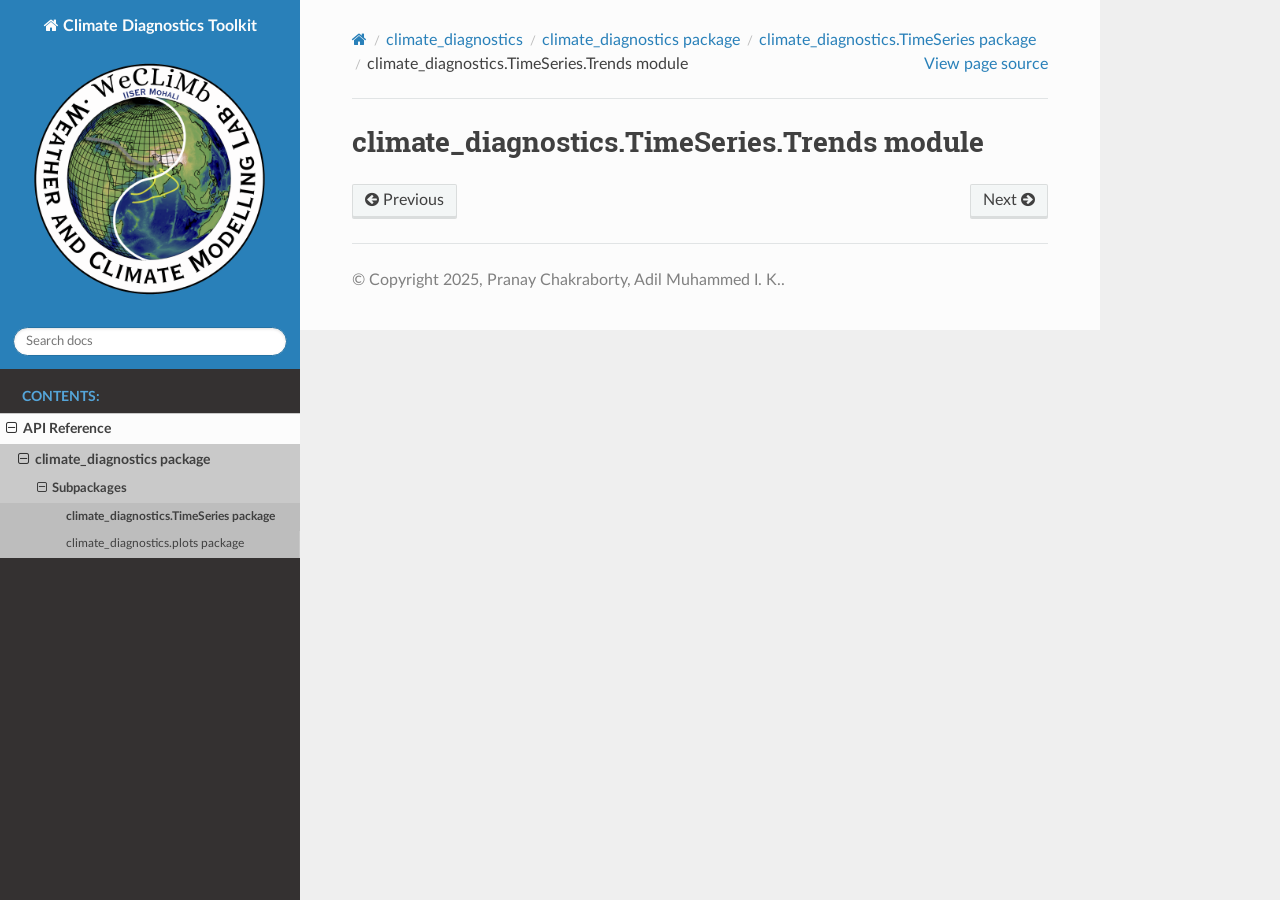
<file: climate_diagnostics.TimeSeries.Trends.html>
<!DOCTYPE html>
<html class="writer-html5" lang="en" data-content_root="./">
<head>
  <meta charset="utf-8" /><meta name="viewport" content="width=device-width, initial-scale=1" />

  <meta name="viewport" content="width=device-width, initial-scale=1.0" />
  <title>climate_diagnostics.TimeSeries.Trends module &mdash; Climate Diagnostics Toolkit 0.2.1 documentation</title>
      <link rel="stylesheet" type="text/css" href="_static/pygments.css?v=b86133f3" />
      <link rel="stylesheet" type="text/css" href="_static/css/theme.css?v=e59714d7" />

  
      <script src="_static/jquery.js?v=5d32c60e"></script>
      <script src="_static/_sphinx_javascript_frameworks_compat.js?v=2cd50e6c"></script>
      <script src="_static/documentation_options.js?v=37f418d5"></script>
      <script src="_static/doctools.js?v=9bcbadda"></script>
      <script src="_static/sphinx_highlight.js?v=dc90522c"></script>
    <script src="_static/js/theme.js"></script>
    <link rel="index" title="Index" href="genindex.html" />
    <link rel="search" title="Search" href="search.html" />
    <link rel="next" title="climate_diagnostics.plots package" href="climate_diagnostics.plots.html" />
    <link rel="prev" title="climate_diagnostics.TimeSeries.TimeSeries module" href="climate_diagnostics.TimeSeries.TimeSeries.html" /> 
</head>

<body class="wy-body-for-nav"> 
  <div class="wy-grid-for-nav">
    <nav data-toggle="wy-nav-shift" class="wy-nav-side">
      <div class="wy-side-scroll">
        <div class="wy-side-nav-search" >

          
          
          <a href="index.html" class="icon icon-home">
            Climate Diagnostics Toolkit
              <img src="_static/WeCLiMb_LOGO_1.png" class="logo" alt="Logo"/>
          </a>
<div role="search">
  <form id="rtd-search-form" class="wy-form" action="search.html" method="get">
    <input type="text" name="q" placeholder="Search docs" aria-label="Search docs" />
    <input type="hidden" name="check_keywords" value="yes" />
    <input type="hidden" name="area" value="default" />
  </form>
</div>
        </div><div class="wy-menu wy-menu-vertical" data-spy="affix" role="navigation" aria-label="Navigation menu">
              <p class="caption" role="heading"><span class="caption-text">Contents:</span></p>
<ul class="current">
<li class="toctree-l1 current"><a class="reference internal" href="modules.html">API Reference</a><ul class="current">
<li class="toctree-l2 current"><a class="reference internal" href="climate_diagnostics.html">climate_diagnostics package</a><ul class="current">
<li class="toctree-l3 current"><a class="reference internal" href="climate_diagnostics.html#subpackages">Subpackages</a><ul class="current">
<li class="toctree-l4 current"><a class="reference internal" href="climate_diagnostics.TimeSeries.html">climate_diagnostics.TimeSeries package</a></li>
<li class="toctree-l4"><a class="reference internal" href="climate_diagnostics.plots.html">climate_diagnostics.plots package</a></li>
</ul>
</li>
</ul>
</li>
</ul>
</li>
</ul>

        </div>
      </div>
    </nav>

    <section data-toggle="wy-nav-shift" class="wy-nav-content-wrap"><nav class="wy-nav-top" aria-label="Mobile navigation menu" >
          <i data-toggle="wy-nav-top" class="fa fa-bars"></i>
          <a href="index.html">Climate Diagnostics Toolkit</a>
      </nav>

      <div class="wy-nav-content">
        <div class="rst-content">
          <div role="navigation" aria-label="Page navigation">
  <ul class="wy-breadcrumbs">
      <li><a href="index.html" class="icon icon-home" aria-label="Home"></a></li>
          <li class="breadcrumb-item"><a href="modules.html">climate_diagnostics</a></li>
          <li class="breadcrumb-item"><a href="climate_diagnostics.html">climate_diagnostics package</a></li>
          <li class="breadcrumb-item"><a href="climate_diagnostics.TimeSeries.html">climate_diagnostics.TimeSeries package</a></li>
      <li class="breadcrumb-item active">climate_diagnostics.TimeSeries.Trends module</li>
      <li class="wy-breadcrumbs-aside">
            <a href="_sources/climate_diagnostics.TimeSeries.Trends.rst.txt" rel="nofollow"> View page source</a>
      </li>
  </ul>
  <hr/>
</div>
          <div role="main" class="document" itemscope="itemscope" itemtype="http://schema.org/Article">
           <div itemprop="articleBody">
             
  <section id="climate-diagnostics-timeseries-trends-module">
<h1>climate_diagnostics.TimeSeries.Trends module<a class="headerlink" href="#climate-diagnostics-timeseries-trends-module" title="Link to this heading"></a></h1>
</section>


           </div>
          </div>
          <footer><div class="rst-footer-buttons" role="navigation" aria-label="Footer">
        <a href="climate_diagnostics.TimeSeries.TimeSeries.html" class="btn btn-neutral float-left" title="climate_diagnostics.TimeSeries.TimeSeries module" accesskey="p" rel="prev"><span class="fa fa-arrow-circle-left" aria-hidden="true"></span> Previous</a>
        <a href="climate_diagnostics.plots.html" class="btn btn-neutral float-right" title="climate_diagnostics.plots package" accesskey="n" rel="next">Next <span class="fa fa-arrow-circle-right" aria-hidden="true"></span></a>
    </div>

  <hr/>

  <div role="contentinfo">
    <p>&#169; Copyright 2025, Pranay Chakraborty, Adil Muhammed I. K..</p>
  </div>

   

</footer>
        </div>
      </div>
    </section>
  </div>
  <script>
      jQuery(function () {
          SphinxRtdTheme.Navigation.enable(true);
      });
  </script> 

</body>
</html>
</file>
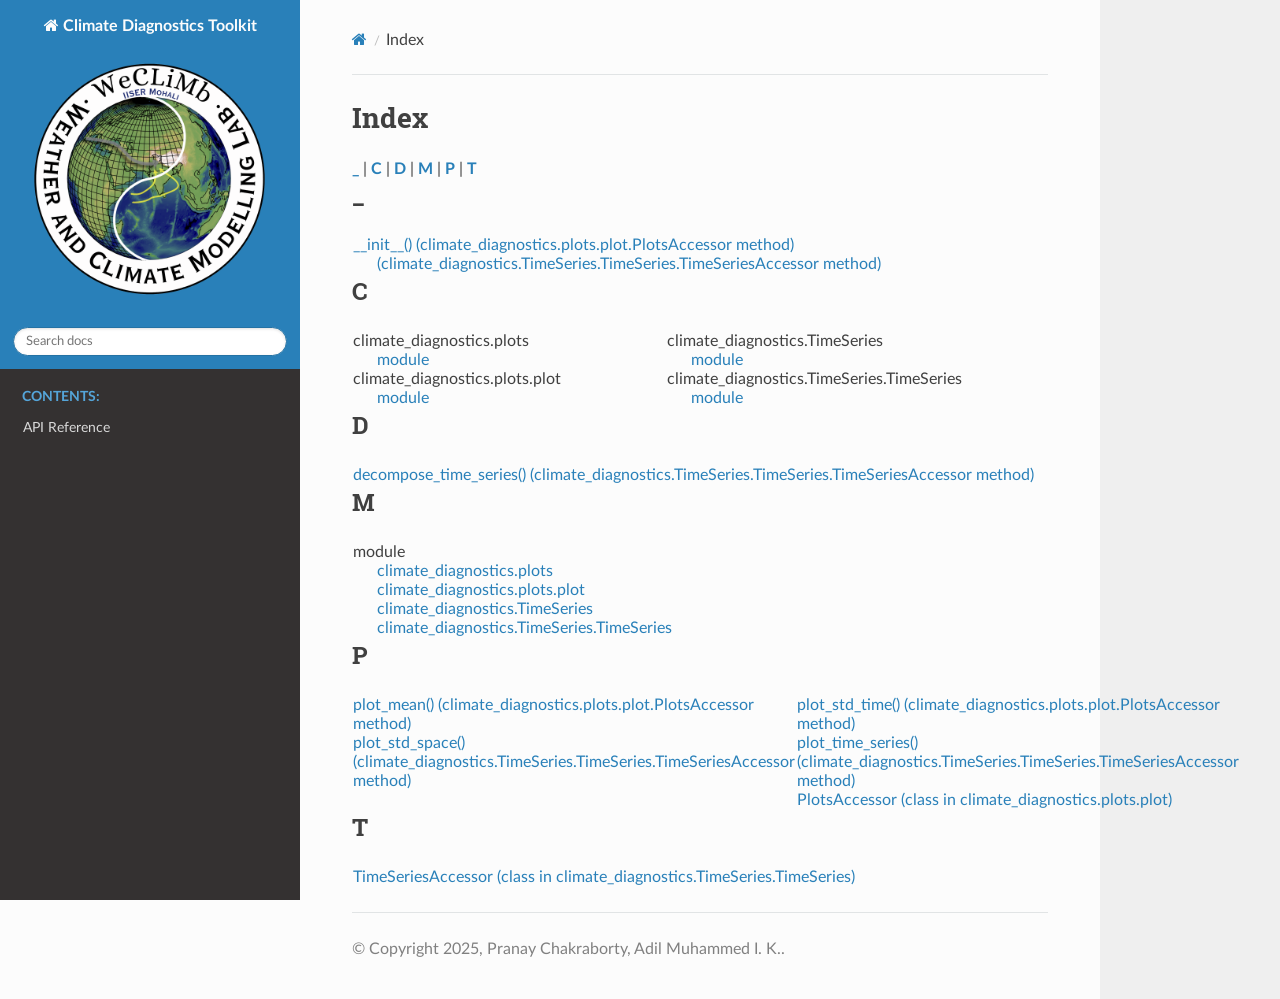
<file: genindex.html>
<!DOCTYPE html>
<html class="writer-html5" lang="en" data-content_root="./">
<head>
  <meta charset="utf-8" />
  <meta name="viewport" content="width=device-width, initial-scale=1.0" />
  <title>Index &mdash; Climate Diagnostics Toolkit 0.2.1 documentation</title>
      <link rel="stylesheet" type="text/css" href="_static/pygments.css?v=b86133f3" />
      <link rel="stylesheet" type="text/css" href="_static/css/theme.css?v=e59714d7" />

  
      <script src="_static/jquery.js?v=5d32c60e"></script>
      <script src="_static/_sphinx_javascript_frameworks_compat.js?v=2cd50e6c"></script>
      <script src="_static/documentation_options.js?v=37f418d5"></script>
      <script src="_static/doctools.js?v=9bcbadda"></script>
      <script src="_static/sphinx_highlight.js?v=dc90522c"></script>
    <script src="_static/js/theme.js"></script>
    <link rel="index" title="Index" href="#" />
    <link rel="search" title="Search" href="search.html" /> 
</head>

<body class="wy-body-for-nav"> 
  <div class="wy-grid-for-nav">
    <nav data-toggle="wy-nav-shift" class="wy-nav-side">
      <div class="wy-side-scroll">
        <div class="wy-side-nav-search" >

          
          
          <a href="index.html" class="icon icon-home">
            Climate Diagnostics Toolkit
              <img src="_static/WeCLiMb_LOGO_1.png" class="logo" alt="Logo"/>
          </a>
<div role="search">
  <form id="rtd-search-form" class="wy-form" action="search.html" method="get">
    <input type="text" name="q" placeholder="Search docs" aria-label="Search docs" />
    <input type="hidden" name="check_keywords" value="yes" />
    <input type="hidden" name="area" value="default" />
  </form>
</div>
        </div><div class="wy-menu wy-menu-vertical" data-spy="affix" role="navigation" aria-label="Navigation menu">
              <p class="caption" role="heading"><span class="caption-text">Contents:</span></p>
<ul>
<li class="toctree-l1"><a class="reference internal" href="modules.html">API Reference</a></li>
</ul>

        </div>
      </div>
    </nav>

    <section data-toggle="wy-nav-shift" class="wy-nav-content-wrap"><nav class="wy-nav-top" aria-label="Mobile navigation menu" >
          <i data-toggle="wy-nav-top" class="fa fa-bars"></i>
          <a href="index.html">Climate Diagnostics Toolkit</a>
      </nav>

      <div class="wy-nav-content">
        <div class="rst-content">
          <div role="navigation" aria-label="Page navigation">
  <ul class="wy-breadcrumbs">
      <li><a href="index.html" class="icon icon-home" aria-label="Home"></a></li>
      <li class="breadcrumb-item active">Index</li>
      <li class="wy-breadcrumbs-aside">
      </li>
  </ul>
  <hr/>
</div>
          <div role="main" class="document" itemscope="itemscope" itemtype="http://schema.org/Article">
           <div itemprop="articleBody">
             

<h1 id="index">Index</h1>

<div class="genindex-jumpbox">
 <a href="#_"><strong>_</strong></a>
 | <a href="#C"><strong>C</strong></a>
 | <a href="#D"><strong>D</strong></a>
 | <a href="#M"><strong>M</strong></a>
 | <a href="#P"><strong>P</strong></a>
 | <a href="#T"><strong>T</strong></a>
 
</div>
<h2 id="_">_</h2>
<table style="width: 100%" class="indextable genindextable"><tr>
  <td style="width: 33%; vertical-align: top;"><ul>
      <li><a href="climate_diagnostics.plots.plot.html#climate_diagnostics.plots.plot.PlotsAccessor.__init__">__init__() (climate_diagnostics.plots.plot.PlotsAccessor method)</a>

      <ul>
        <li><a href="climate_diagnostics.TimeSeries.TimeSeries.html#climate_diagnostics.TimeSeries.TimeSeries.TimeSeriesAccessor.__init__">(climate_diagnostics.TimeSeries.TimeSeries.TimeSeriesAccessor method)</a>
</li>
      </ul></li>
  </ul></td>
</tr></table>

<h2 id="C">C</h2>
<table style="width: 100%" class="indextable genindextable"><tr>
  <td style="width: 33%; vertical-align: top;"><ul>
      <li>
    climate_diagnostics.plots

      <ul>
        <li><a href="climate_diagnostics.plots.html#module-climate_diagnostics.plots">module</a>
</li>
      </ul></li>
      <li>
    climate_diagnostics.plots.plot

      <ul>
        <li><a href="climate_diagnostics.plots.plot.html#module-climate_diagnostics.plots.plot">module</a>
</li>
      </ul></li>
  </ul></td>
  <td style="width: 33%; vertical-align: top;"><ul>
      <li>
    climate_diagnostics.TimeSeries

      <ul>
        <li><a href="climate_diagnostics.TimeSeries.html#module-climate_diagnostics.TimeSeries">module</a>
</li>
      </ul></li>
      <li>
    climate_diagnostics.TimeSeries.TimeSeries

      <ul>
        <li><a href="climate_diagnostics.TimeSeries.TimeSeries.html#module-climate_diagnostics.TimeSeries.TimeSeries">module</a>
</li>
      </ul></li>
  </ul></td>
</tr></table>

<h2 id="D">D</h2>
<table style="width: 100%" class="indextable genindextable"><tr>
  <td style="width: 33%; vertical-align: top;"><ul>
      <li><a href="climate_diagnostics.TimeSeries.TimeSeries.html#climate_diagnostics.TimeSeries.TimeSeries.TimeSeriesAccessor.decompose_time_series">decompose_time_series() (climate_diagnostics.TimeSeries.TimeSeries.TimeSeriesAccessor method)</a>
</li>
  </ul></td>
</tr></table>

<h2 id="M">M</h2>
<table style="width: 100%" class="indextable genindextable"><tr>
  <td style="width: 33%; vertical-align: top;"><ul>
      <li>
    module

      <ul>
        <li><a href="climate_diagnostics.plots.html#module-climate_diagnostics.plots">climate_diagnostics.plots</a>
</li>
        <li><a href="climate_diagnostics.plots.plot.html#module-climate_diagnostics.plots.plot">climate_diagnostics.plots.plot</a>
</li>
        <li><a href="climate_diagnostics.TimeSeries.html#module-climate_diagnostics.TimeSeries">climate_diagnostics.TimeSeries</a>
</li>
        <li><a href="climate_diagnostics.TimeSeries.TimeSeries.html#module-climate_diagnostics.TimeSeries.TimeSeries">climate_diagnostics.TimeSeries.TimeSeries</a>
</li>
      </ul></li>
  </ul></td>
</tr></table>

<h2 id="P">P</h2>
<table style="width: 100%" class="indextable genindextable"><tr>
  <td style="width: 33%; vertical-align: top;"><ul>
      <li><a href="climate_diagnostics.plots.plot.html#climate_diagnostics.plots.plot.PlotsAccessor.plot_mean">plot_mean() (climate_diagnostics.plots.plot.PlotsAccessor method)</a>
</li>
      <li><a href="climate_diagnostics.TimeSeries.TimeSeries.html#climate_diagnostics.TimeSeries.TimeSeries.TimeSeriesAccessor.plot_std_space">plot_std_space() (climate_diagnostics.TimeSeries.TimeSeries.TimeSeriesAccessor method)</a>
</li>
  </ul></td>
  <td style="width: 33%; vertical-align: top;"><ul>
      <li><a href="climate_diagnostics.plots.plot.html#climate_diagnostics.plots.plot.PlotsAccessor.plot_std_time">plot_std_time() (climate_diagnostics.plots.plot.PlotsAccessor method)</a>
</li>
      <li><a href="climate_diagnostics.TimeSeries.TimeSeries.html#climate_diagnostics.TimeSeries.TimeSeries.TimeSeriesAccessor.plot_time_series">plot_time_series() (climate_diagnostics.TimeSeries.TimeSeries.TimeSeriesAccessor method)</a>
</li>
      <li><a href="climate_diagnostics.plots.plot.html#climate_diagnostics.plots.plot.PlotsAccessor">PlotsAccessor (class in climate_diagnostics.plots.plot)</a>
</li>
  </ul></td>
</tr></table>

<h2 id="T">T</h2>
<table style="width: 100%" class="indextable genindextable"><tr>
  <td style="width: 33%; vertical-align: top;"><ul>
      <li><a href="climate_diagnostics.TimeSeries.TimeSeries.html#climate_diagnostics.TimeSeries.TimeSeries.TimeSeriesAccessor">TimeSeriesAccessor (class in climate_diagnostics.TimeSeries.TimeSeries)</a>
</li>
  </ul></td>
</tr></table>



           </div>
          </div>
          <footer>

  <hr/>

  <div role="contentinfo">
    <p>&#169; Copyright 2025, Pranay Chakraborty, Adil Muhammed I. K..</p>
  </div>

   

</footer>
        </div>
      </div>
    </section>
  </div>
  <script>
      jQuery(function () {
          SphinxRtdTheme.Navigation.enable(true);
      });
  </script> 

</body>
</html>
</file>
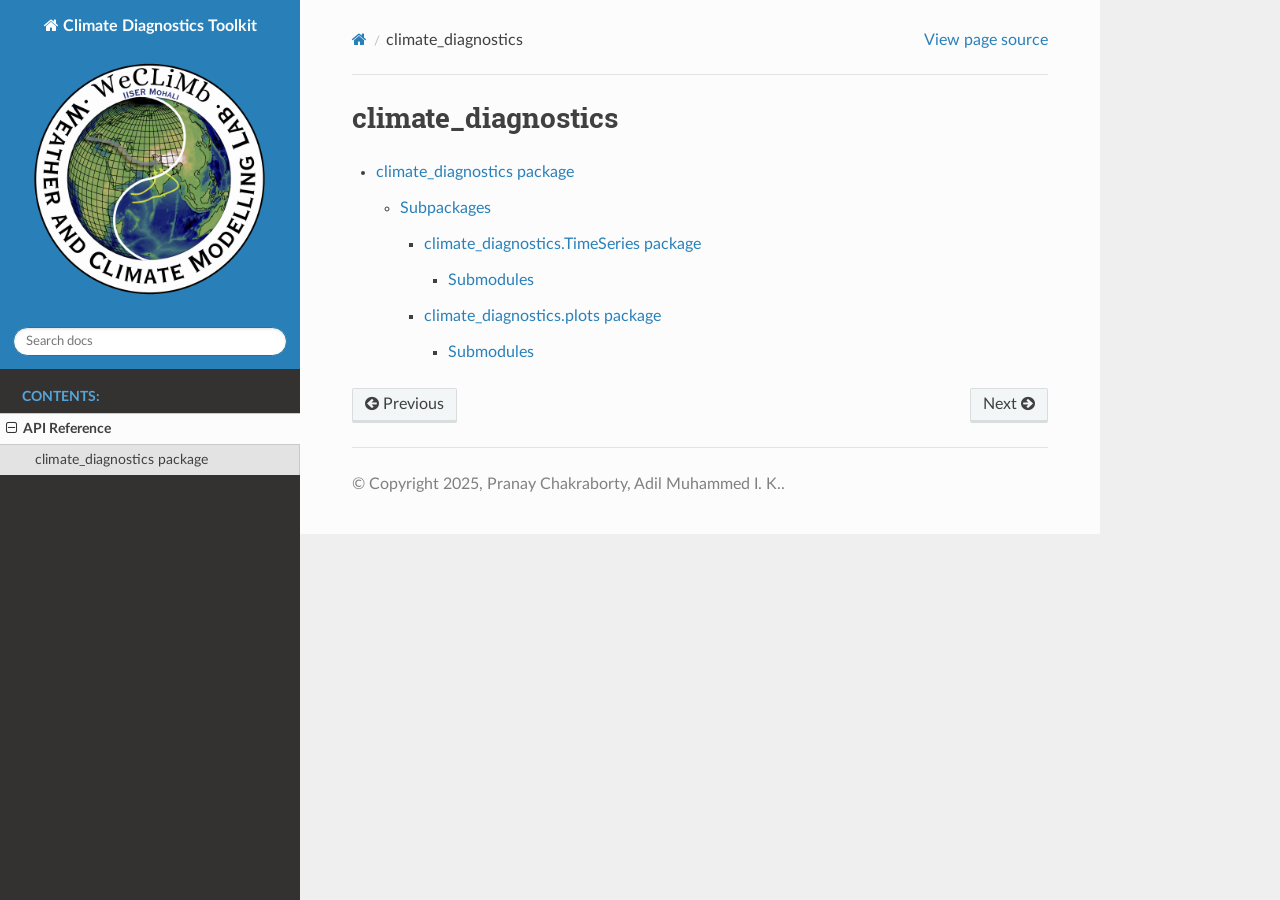
<file: modules.html>
<!DOCTYPE html>
<html class="writer-html5" lang="en" data-content_root="./">
<head>
  <meta charset="utf-8" /><meta name="viewport" content="width=device-width, initial-scale=1" />

  <meta name="viewport" content="width=device-width, initial-scale=1.0" />
  <title>climate_diagnostics &mdash; Climate Diagnostics Toolkit 0.2.1 documentation</title>
      <link rel="stylesheet" type="text/css" href="_static/pygments.css?v=b86133f3" />
      <link rel="stylesheet" type="text/css" href="_static/css/theme.css?v=e59714d7" />

  
      <script src="_static/jquery.js?v=5d32c60e"></script>
      <script src="_static/_sphinx_javascript_frameworks_compat.js?v=2cd50e6c"></script>
      <script src="_static/documentation_options.js?v=37f418d5"></script>
      <script src="_static/doctools.js?v=9bcbadda"></script>
      <script src="_static/sphinx_highlight.js?v=dc90522c"></script>
    <script src="_static/js/theme.js"></script>
    <link rel="index" title="Index" href="genindex.html" />
    <link rel="search" title="Search" href="search.html" />
    <link rel="next" title="climate_diagnostics package" href="climate_diagnostics.html" />
    <link rel="prev" title="Climate Diagnostics Toolkit Documentation" href="index.html" /> 
</head>

<body class="wy-body-for-nav"> 
  <div class="wy-grid-for-nav">
    <nav data-toggle="wy-nav-shift" class="wy-nav-side">
      <div class="wy-side-scroll">
        <div class="wy-side-nav-search" >

          
          
          <a href="index.html" class="icon icon-home">
            Climate Diagnostics Toolkit
              <img src="_static/WeCLiMb_LOGO_1.png" class="logo" alt="Logo"/>
          </a>
<div role="search">
  <form id="rtd-search-form" class="wy-form" action="search.html" method="get">
    <input type="text" name="q" placeholder="Search docs" aria-label="Search docs" />
    <input type="hidden" name="check_keywords" value="yes" />
    <input type="hidden" name="area" value="default" />
  </form>
</div>
        </div><div class="wy-menu wy-menu-vertical" data-spy="affix" role="navigation" aria-label="Navigation menu">
              <p class="caption" role="heading"><span class="caption-text">Contents:</span></p>
<ul class="current">
<li class="toctree-l1 current"><a class="current reference internal" href="#">API Reference</a><ul>
<li class="toctree-l2"><a class="reference internal" href="climate_diagnostics.html">climate_diagnostics package</a></li>
</ul>
</li>
</ul>

        </div>
      </div>
    </nav>

    <section data-toggle="wy-nav-shift" class="wy-nav-content-wrap"><nav class="wy-nav-top" aria-label="Mobile navigation menu" >
          <i data-toggle="wy-nav-top" class="fa fa-bars"></i>
          <a href="index.html">Climate Diagnostics Toolkit</a>
      </nav>

      <div class="wy-nav-content">
        <div class="rst-content">
          <div role="navigation" aria-label="Page navigation">
  <ul class="wy-breadcrumbs">
      <li><a href="index.html" class="icon icon-home" aria-label="Home"></a></li>
      <li class="breadcrumb-item active">climate_diagnostics</li>
      <li class="wy-breadcrumbs-aside">
            <a href="_sources/modules.rst.txt" rel="nofollow"> View page source</a>
      </li>
  </ul>
  <hr/>
</div>
          <div role="main" class="document" itemscope="itemscope" itemtype="http://schema.org/Article">
           <div itemprop="articleBody">
             
  <section id="climate-diagnostics">
<h1>climate_diagnostics<a class="headerlink" href="#climate-diagnostics" title="Link to this heading"></a></h1>
<div class="toctree-wrapper compound">
<ul>
<li class="toctree-l1"><a class="reference internal" href="climate_diagnostics.html">climate_diagnostics package</a><ul>
<li class="toctree-l2"><a class="reference internal" href="climate_diagnostics.html#subpackages">Subpackages</a><ul>
<li class="toctree-l3"><a class="reference internal" href="climate_diagnostics.TimeSeries.html">climate_diagnostics.TimeSeries package</a><ul>
<li class="toctree-l4"><a class="reference internal" href="climate_diagnostics.TimeSeries.html#submodules">Submodules</a></li>
</ul>
</li>
<li class="toctree-l3"><a class="reference internal" href="climate_diagnostics.plots.html">climate_diagnostics.plots package</a><ul>
<li class="toctree-l4"><a class="reference internal" href="climate_diagnostics.plots.html#submodules">Submodules</a></li>
</ul>
</li>
</ul>
</li>
</ul>
</li>
</ul>
</div>
</section>


           </div>
          </div>
          <footer><div class="rst-footer-buttons" role="navigation" aria-label="Footer">
        <a href="index.html" class="btn btn-neutral float-left" title="Climate Diagnostics Toolkit Documentation" accesskey="p" rel="prev"><span class="fa fa-arrow-circle-left" aria-hidden="true"></span> Previous</a>
        <a href="climate_diagnostics.html" class="btn btn-neutral float-right" title="climate_diagnostics package" accesskey="n" rel="next">Next <span class="fa fa-arrow-circle-right" aria-hidden="true"></span></a>
    </div>

  <hr/>

  <div role="contentinfo">
    <p>&#169; Copyright 2025, Pranay Chakraborty, Adil Muhammed I. K..</p>
  </div>

   

</footer>
        </div>
      </div>
    </section>
  </div>
  <script>
      jQuery(function () {
          SphinxRtdTheme.Navigation.enable(true);
      });
  </script> 

</body>
</html>
</file>
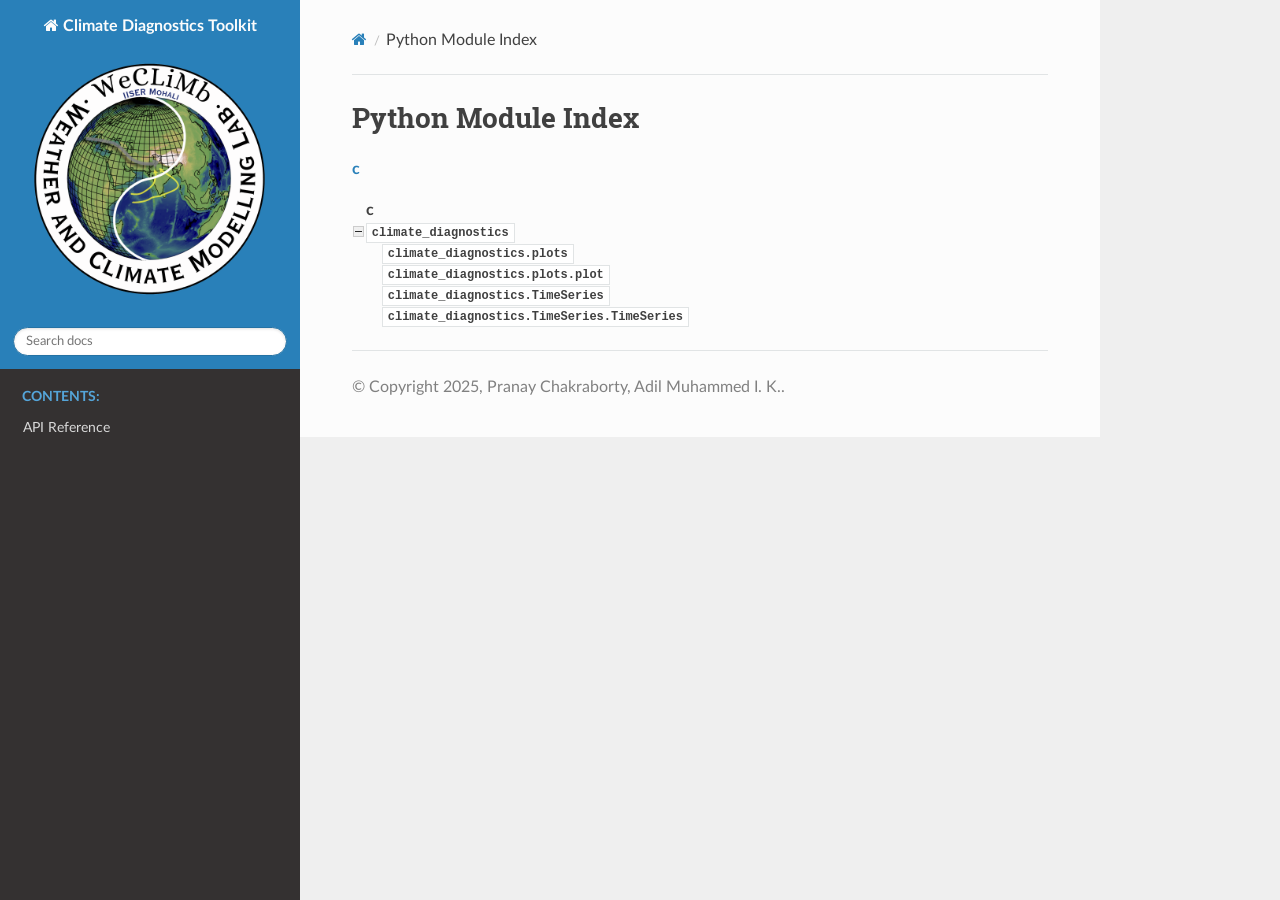
<file: py-modindex.html>
<!DOCTYPE html>
<html class="writer-html5" lang="en" data-content_root="./">
<head>
  <meta charset="utf-8" />
  <meta name="viewport" content="width=device-width, initial-scale=1.0" />
  <title>Python Module Index &mdash; Climate Diagnostics Toolkit 0.2.1 documentation</title>
      <link rel="stylesheet" type="text/css" href="_static/pygments.css?v=b86133f3" />
      <link rel="stylesheet" type="text/css" href="_static/css/theme.css?v=e59714d7" />

  
      <script src="_static/jquery.js?v=5d32c60e"></script>
      <script src="_static/_sphinx_javascript_frameworks_compat.js?v=2cd50e6c"></script>
      <script src="_static/documentation_options.js?v=37f418d5"></script>
      <script src="_static/doctools.js?v=9bcbadda"></script>
      <script src="_static/sphinx_highlight.js?v=dc90522c"></script>
    <script src="_static/js/theme.js"></script>
    <link rel="index" title="Index" href="genindex.html" />
    <link rel="search" title="Search" href="search.html" />
 


</head>

<body class="wy-body-for-nav"> 
  <div class="wy-grid-for-nav">
    <nav data-toggle="wy-nav-shift" class="wy-nav-side">
      <div class="wy-side-scroll">
        <div class="wy-side-nav-search" >

          
          
          <a href="index.html" class="icon icon-home">
            Climate Diagnostics Toolkit
              <img src="_static/WeCLiMb_LOGO_1.png" class="logo" alt="Logo"/>
          </a>
<div role="search">
  <form id="rtd-search-form" class="wy-form" action="search.html" method="get">
    <input type="text" name="q" placeholder="Search docs" aria-label="Search docs" />
    <input type="hidden" name="check_keywords" value="yes" />
    <input type="hidden" name="area" value="default" />
  </form>
</div>
        </div><div class="wy-menu wy-menu-vertical" data-spy="affix" role="navigation" aria-label="Navigation menu">
              <p class="caption" role="heading"><span class="caption-text">Contents:</span></p>
<ul>
<li class="toctree-l1"><a class="reference internal" href="modules.html">API Reference</a></li>
</ul>

        </div>
      </div>
    </nav>

    <section data-toggle="wy-nav-shift" class="wy-nav-content-wrap"><nav class="wy-nav-top" aria-label="Mobile navigation menu" >
          <i data-toggle="wy-nav-top" class="fa fa-bars"></i>
          <a href="index.html">Climate Diagnostics Toolkit</a>
      </nav>

      <div class="wy-nav-content">
        <div class="rst-content">
          <div role="navigation" aria-label="Page navigation">
  <ul class="wy-breadcrumbs">
      <li><a href="index.html" class="icon icon-home" aria-label="Home"></a></li>
      <li class="breadcrumb-item active">Python Module Index</li>
      <li class="wy-breadcrumbs-aside">
      </li>
  </ul>
  <hr/>
</div>
          <div role="main" class="document" itemscope="itemscope" itemtype="http://schema.org/Article">
           <div itemprop="articleBody">
             

   <h1>Python Module Index</h1>

   <div class="modindex-jumpbox">
   <a href="#cap-c"><strong>c</strong></a>
   </div>

   <table class="indextable modindextable">
     <tr class="pcap"><td></td><td>&#160;</td><td></td></tr>
     <tr class="cap" id="cap-c"><td></td><td>
       <strong>c</strong></td><td></td></tr>
     <tr>
       <td><img src="_static/minus.png" class="toggler"
              id="toggle-1" style="display: none" alt="-" /></td>
       <td>
       <code class="xref">climate_diagnostics</code></td><td>
       <em></em></td></tr>
     <tr class="cg-1">
       <td></td>
       <td>&#160;&#160;&#160;
       <a href="climate_diagnostics.plots.html#module-climate_diagnostics.plots"><code class="xref">climate_diagnostics.plots</code></a></td><td>
       <em></em></td></tr>
     <tr class="cg-1">
       <td></td>
       <td>&#160;&#160;&#160;
       <a href="climate_diagnostics.plots.plot.html#module-climate_diagnostics.plots.plot"><code class="xref">climate_diagnostics.plots.plot</code></a></td><td>
       <em></em></td></tr>
     <tr class="cg-1">
       <td></td>
       <td>&#160;&#160;&#160;
       <a href="climate_diagnostics.TimeSeries.html#module-climate_diagnostics.TimeSeries"><code class="xref">climate_diagnostics.TimeSeries</code></a></td><td>
       <em></em></td></tr>
     <tr class="cg-1">
       <td></td>
       <td>&#160;&#160;&#160;
       <a href="climate_diagnostics.TimeSeries.TimeSeries.html#module-climate_diagnostics.TimeSeries.TimeSeries"><code class="xref">climate_diagnostics.TimeSeries.TimeSeries</code></a></td><td>
       <em></em></td></tr>
   </table>


           </div>
          </div>
          <footer>

  <hr/>

  <div role="contentinfo">
    <p>&#169; Copyright 2025, Pranay Chakraborty, Adil Muhammed I. K..</p>
  </div>

   

</footer>
        </div>
      </div>
    </section>
  </div>
  <script>
      jQuery(function () {
          SphinxRtdTheme.Navigation.enable(true);
      });
  </script> 

</body>
</html>
</file>
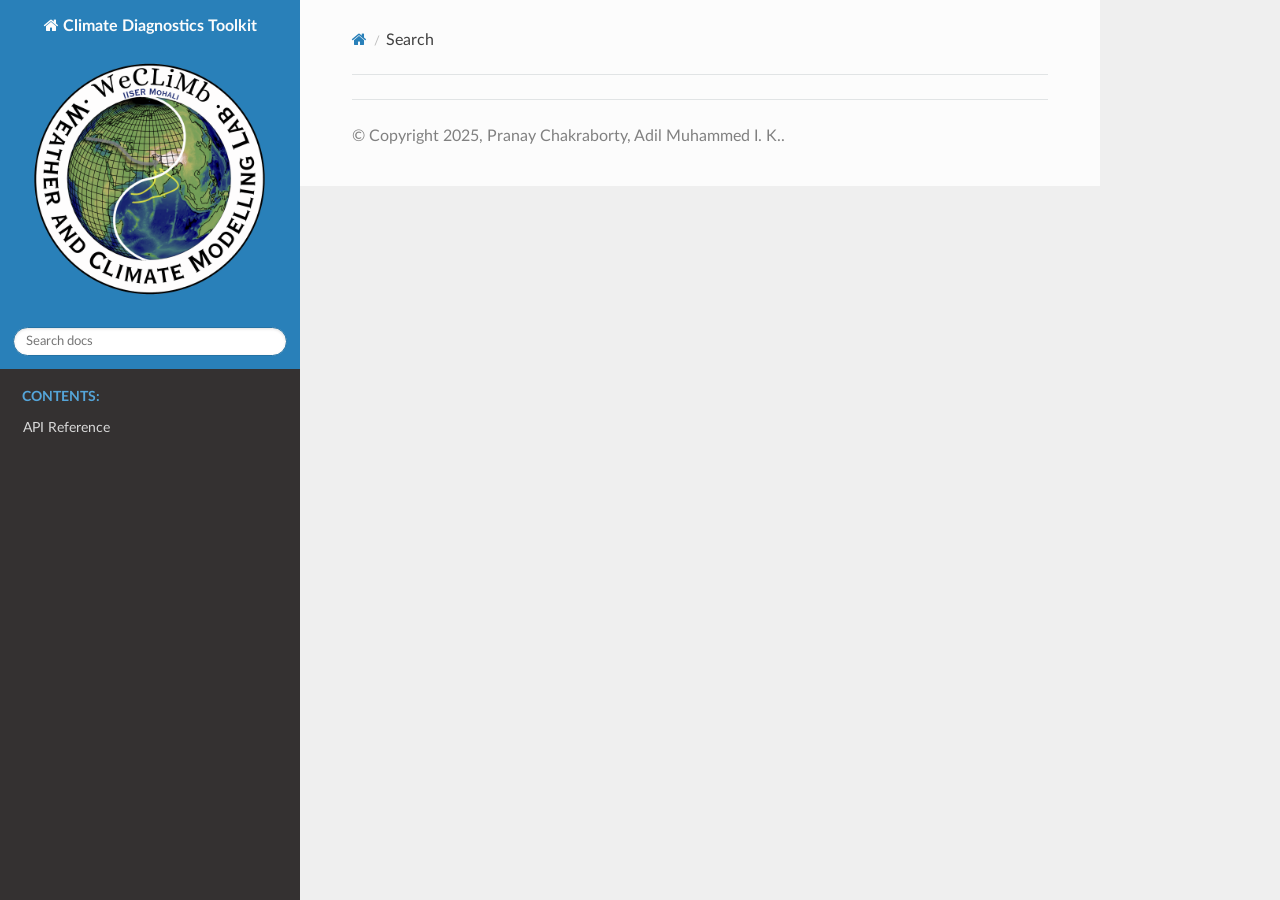
<file: search.html>
<!DOCTYPE html>
<html class="writer-html5" lang="en" data-content_root="./">
<head>
  <meta charset="utf-8" />
  <meta name="viewport" content="width=device-width, initial-scale=1.0" />
  <title>Search &mdash; Climate Diagnostics Toolkit 0.1.0 documentation</title>
      <link rel="stylesheet" type="text/css" href="_static/pygments.css?v=b86133f3" />
      <link rel="stylesheet" type="text/css" href="_static/css/theme.css?v=e59714d7" />

  
    
      <script src="_static/jquery.js?v=5d32c60e"></script>
      <script src="_static/_sphinx_javascript_frameworks_compat.js?v=2cd50e6c"></script>
      <script src="_static/documentation_options.js?v=01f34227"></script>
      <script src="_static/doctools.js?v=9bcbadda"></script>
      <script src="_static/sphinx_highlight.js?v=dc90522c"></script>
    <script src="_static/js/theme.js"></script>
    <script src="_static/searchtools.js"></script>
    <script src="_static/language_data.js"></script>
    <link rel="index" title="Index" href="genindex.html" />
    <link rel="search" title="Search" href="#" /> 
</head>

<body class="wy-body-for-nav"> 
  <div class="wy-grid-for-nav">
    <nav data-toggle="wy-nav-shift" class="wy-nav-side">
      <div class="wy-side-scroll">
        <div class="wy-side-nav-search" >

          
          
          <a href="index.html" class="icon icon-home">
            Climate Diagnostics Toolkit
              <img src="_static/WeCLiMb_LOGO_1.png" class="logo" alt="Logo"/>
          </a>
<div role="search">
  <form id="rtd-search-form" class="wy-form" action="#" method="get">
    <input type="text" name="q" placeholder="Search docs" aria-label="Search docs" />
    <input type="hidden" name="check_keywords" value="yes" />
    <input type="hidden" name="area" value="default" />
  </form>
</div>
        </div><div class="wy-menu wy-menu-vertical" data-spy="affix" role="navigation" aria-label="Navigation menu">
              <p class="caption" role="heading"><span class="caption-text">Contents:</span></p>
<ul>
<li class="toctree-l1"><a class="reference internal" href="modules.html">API Reference</a></li>
</ul>

        </div>
      </div>
    </nav>

    <section data-toggle="wy-nav-shift" class="wy-nav-content-wrap"><nav class="wy-nav-top" aria-label="Mobile navigation menu" >
          <i data-toggle="wy-nav-top" class="fa fa-bars"></i>
          <a href="index.html">Climate Diagnostics Toolkit</a>
      </nav>

      <div class="wy-nav-content">
        <div class="rst-content">
          <div role="navigation" aria-label="Page navigation">
  <ul class="wy-breadcrumbs">
      <li><a href="index.html" class="icon icon-home" aria-label="Home"></a></li>
      <li class="breadcrumb-item active">Search</li>
      <li class="wy-breadcrumbs-aside">
      </li>
  </ul>
  <hr/>
</div>
          <div role="main" class="document" itemscope="itemscope" itemtype="http://schema.org/Article">
           <div itemprop="articleBody">
             
  <noscript>
  <div id="fallback" class="admonition warning">
    <p class="last">
      Please activate JavaScript to enable the search functionality.
    </p>
  </div>
  </noscript>

  
  <div id="search-results">
  
  </div>

           </div>
          </div>
          <footer>

  <hr/>

  <div role="contentinfo">
    <p>&#169; Copyright 2025, Pranay Chakraborty, Adil Muhammed I. K..</p>
  </div>

   

</footer>
        </div>
      </div>
    </section>
  </div>
  <script>
      jQuery(function () {
          SphinxRtdTheme.Navigation.enable(true);
      });
  </script>
  <script>
    jQuery(function() { Search.loadIndex("searchindex.js"); });
  </script>
  
  <script id="searchindexloader"></script>
   


</body>
</html>
</file>
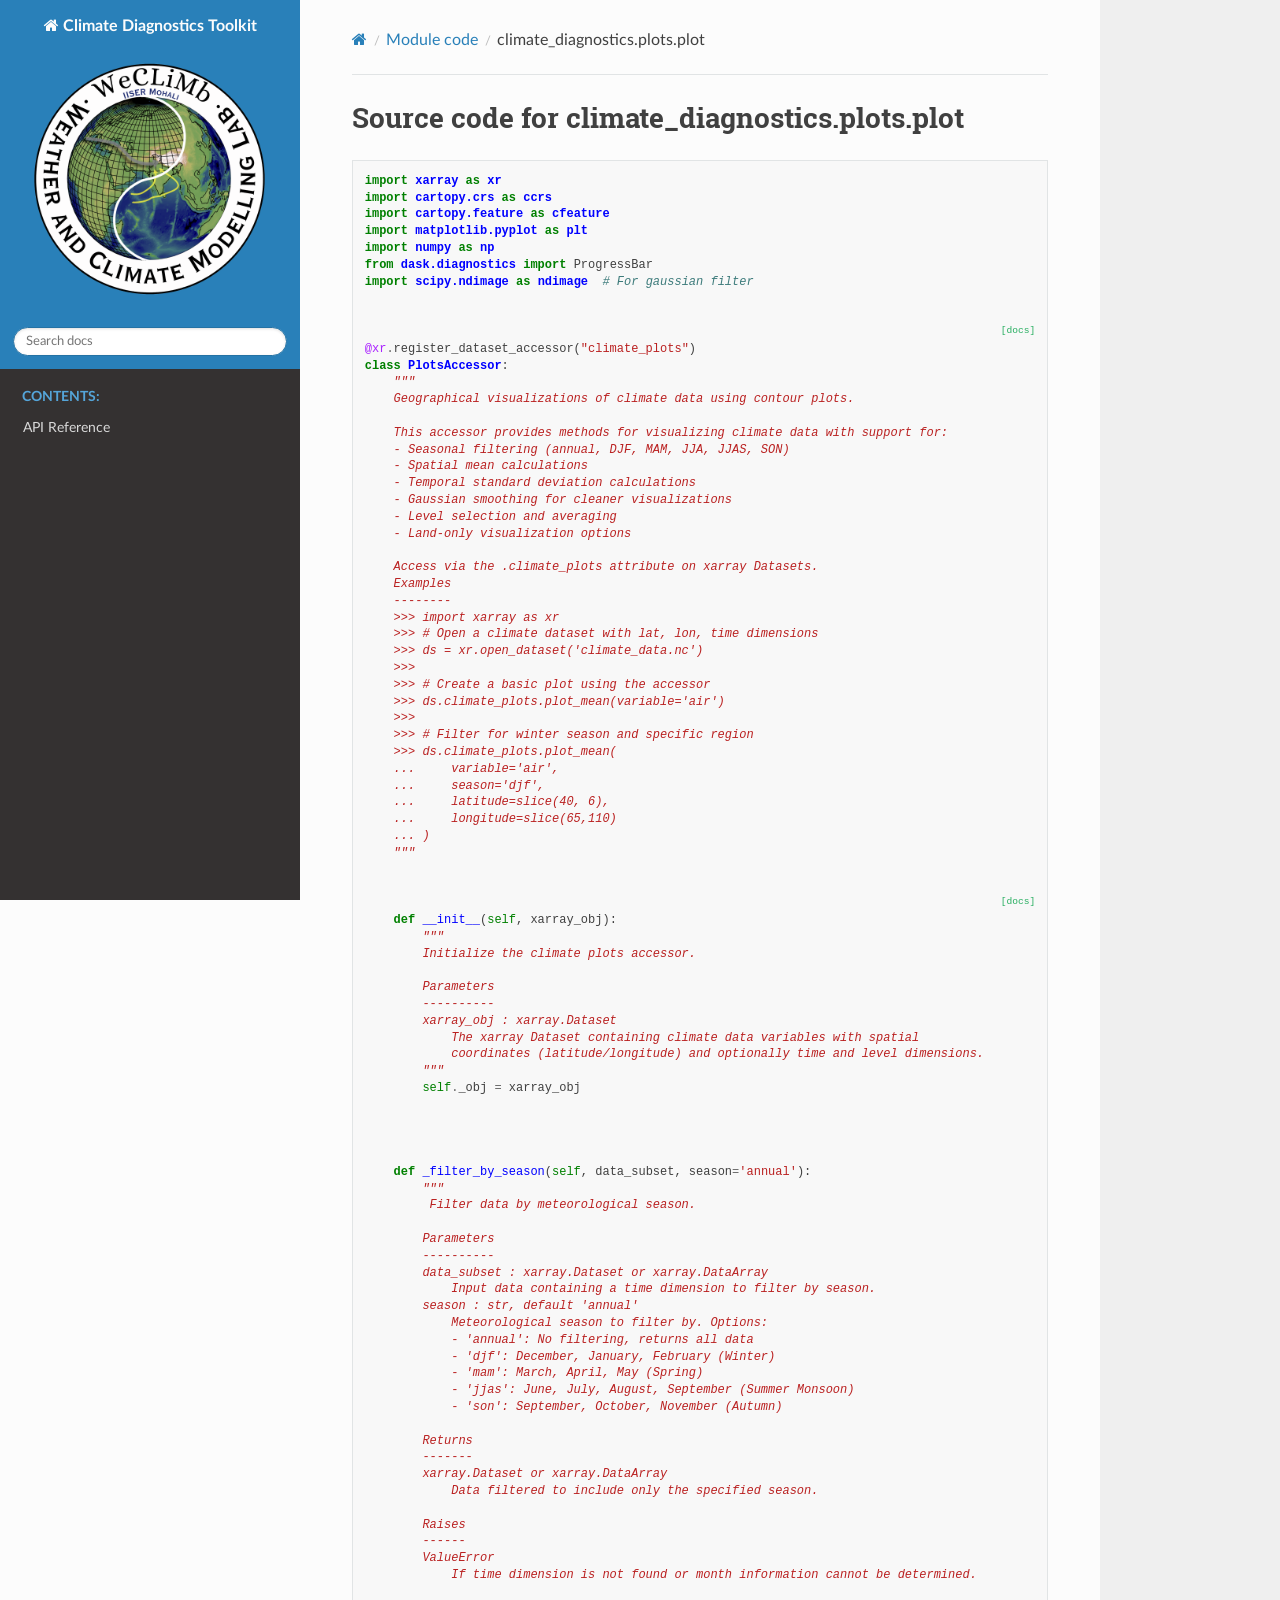
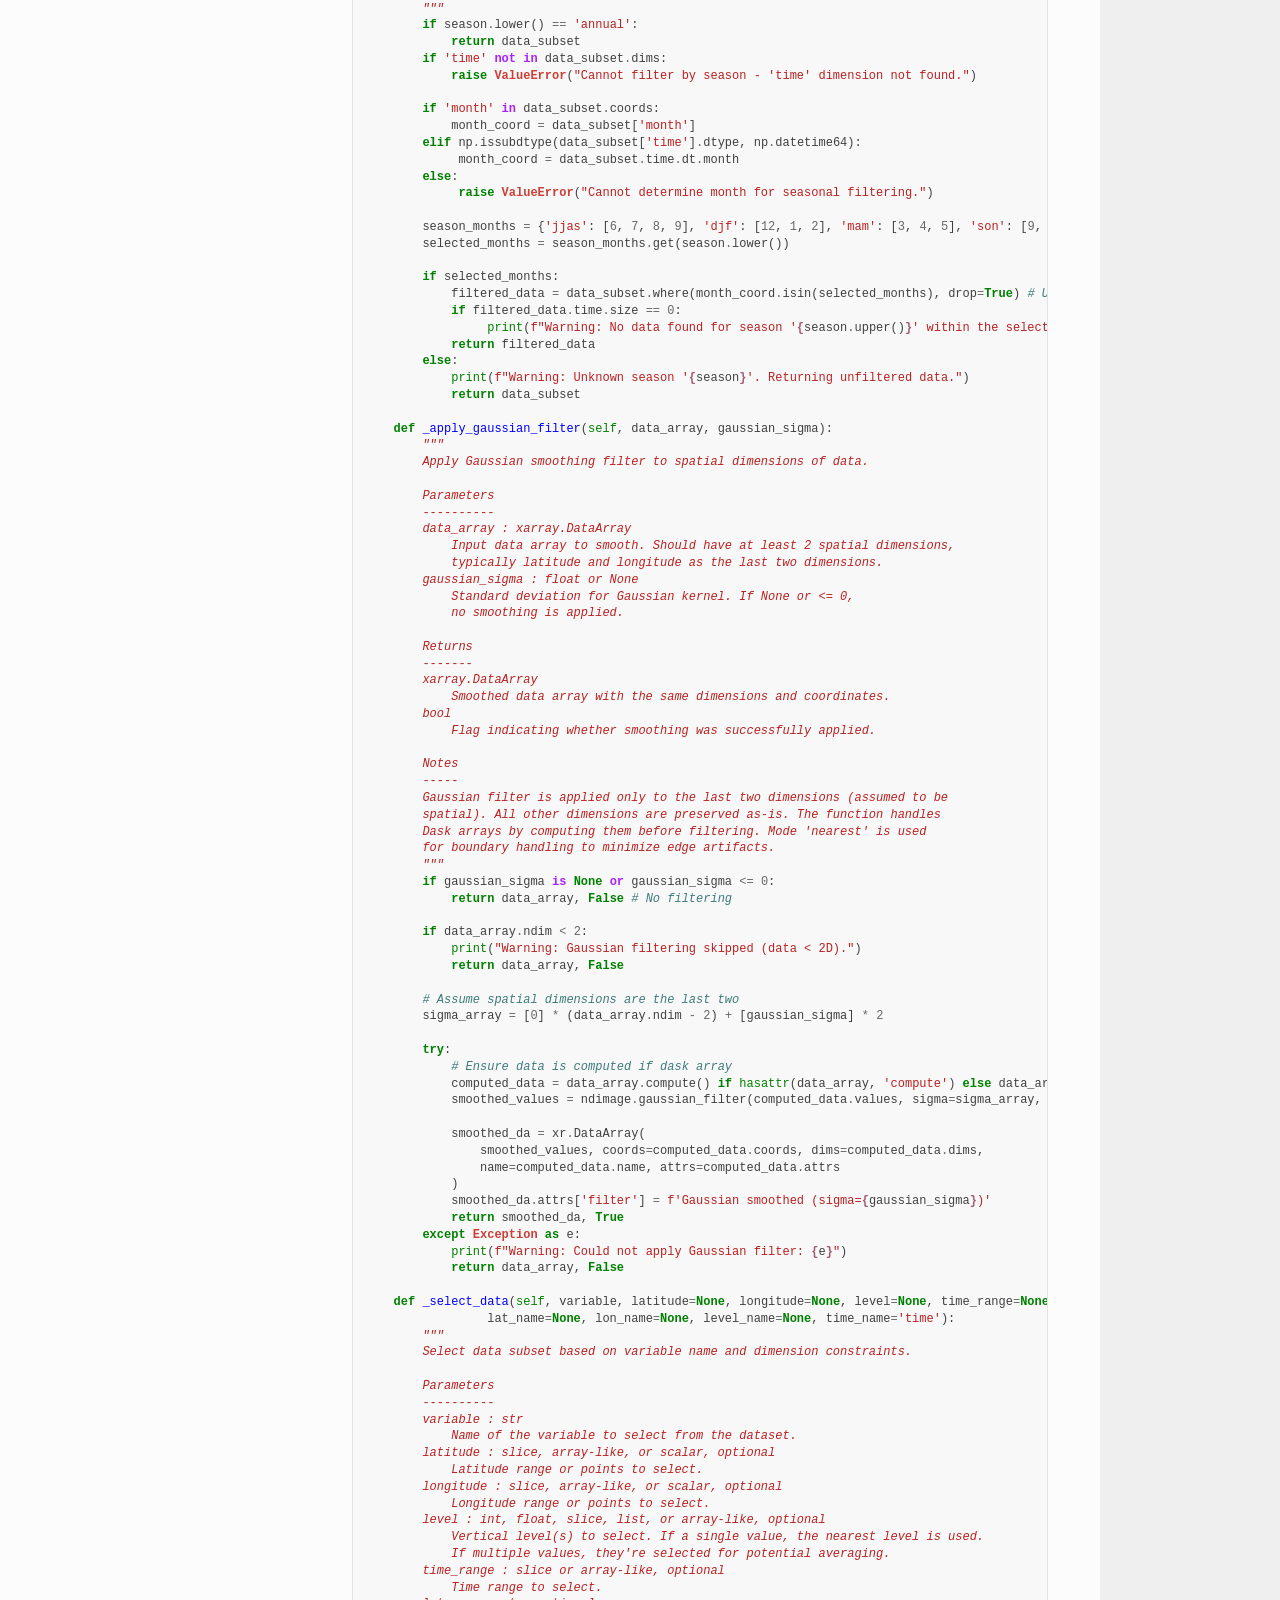
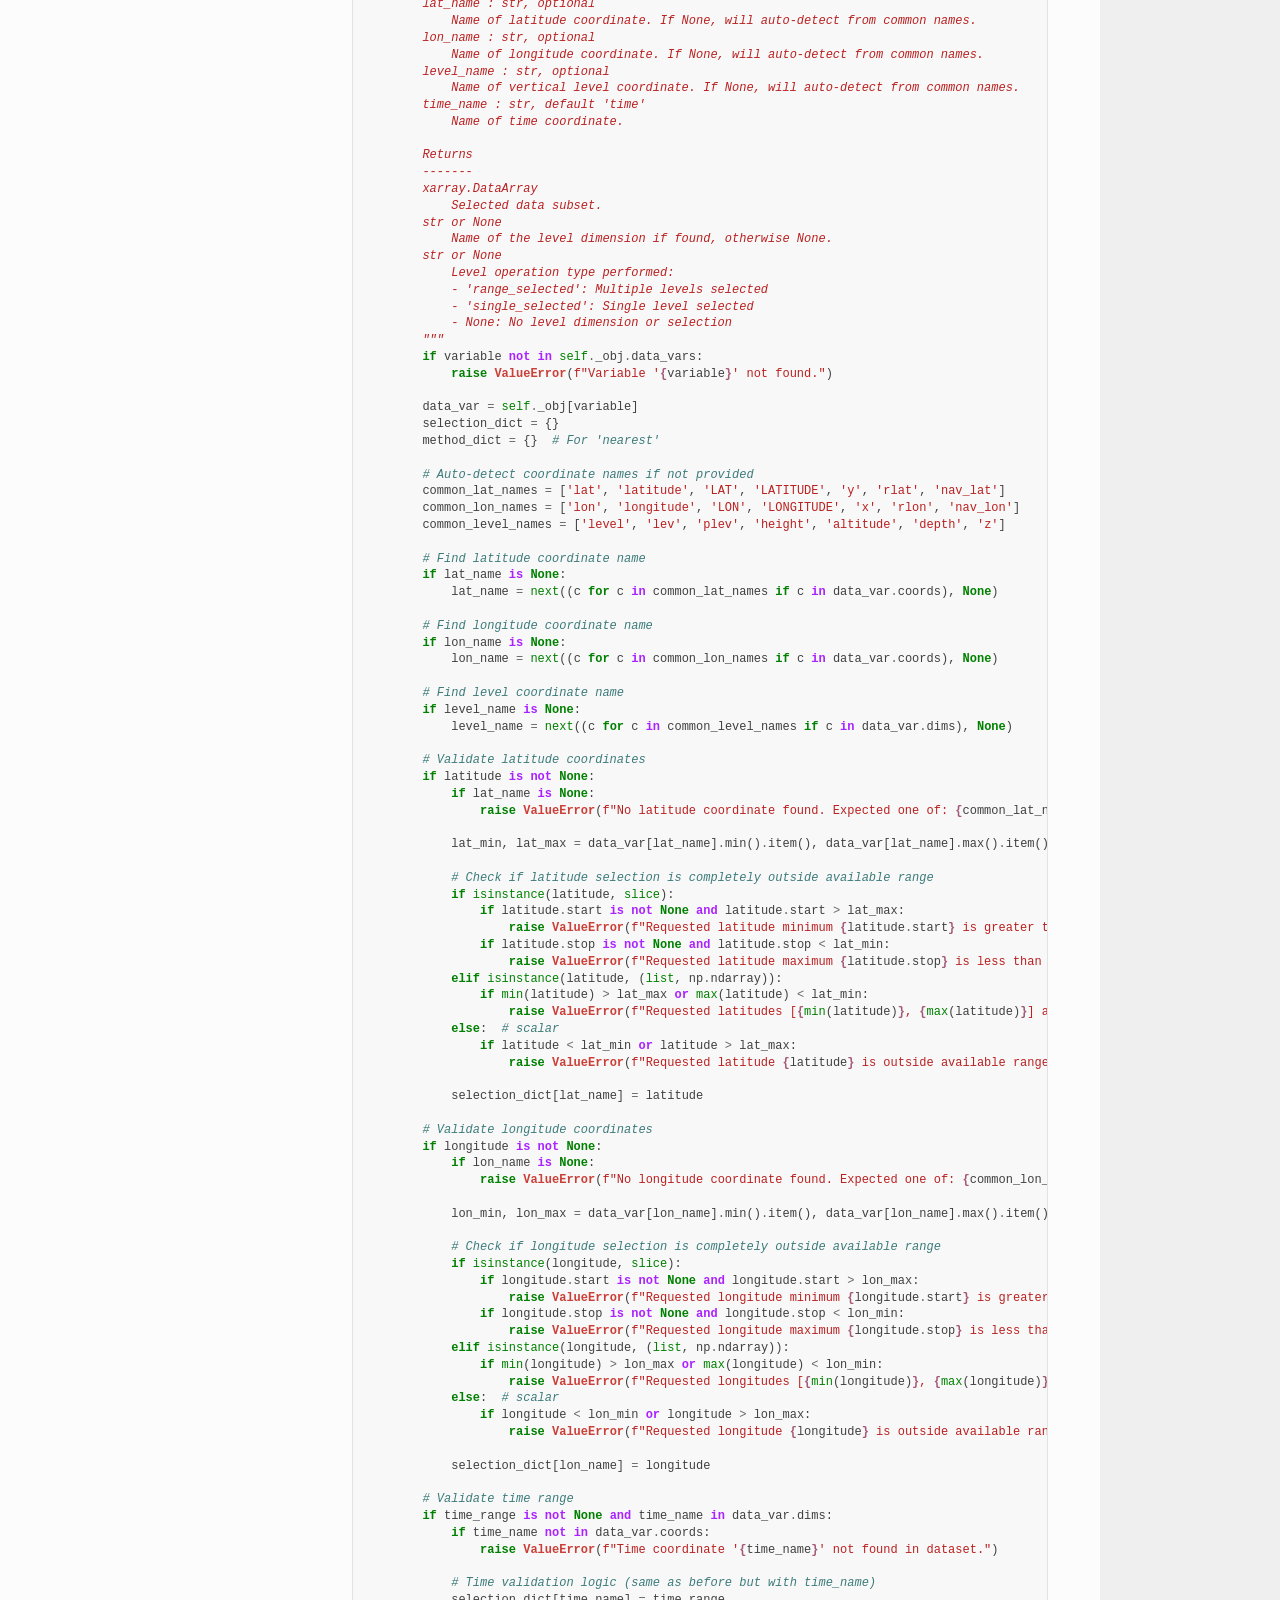
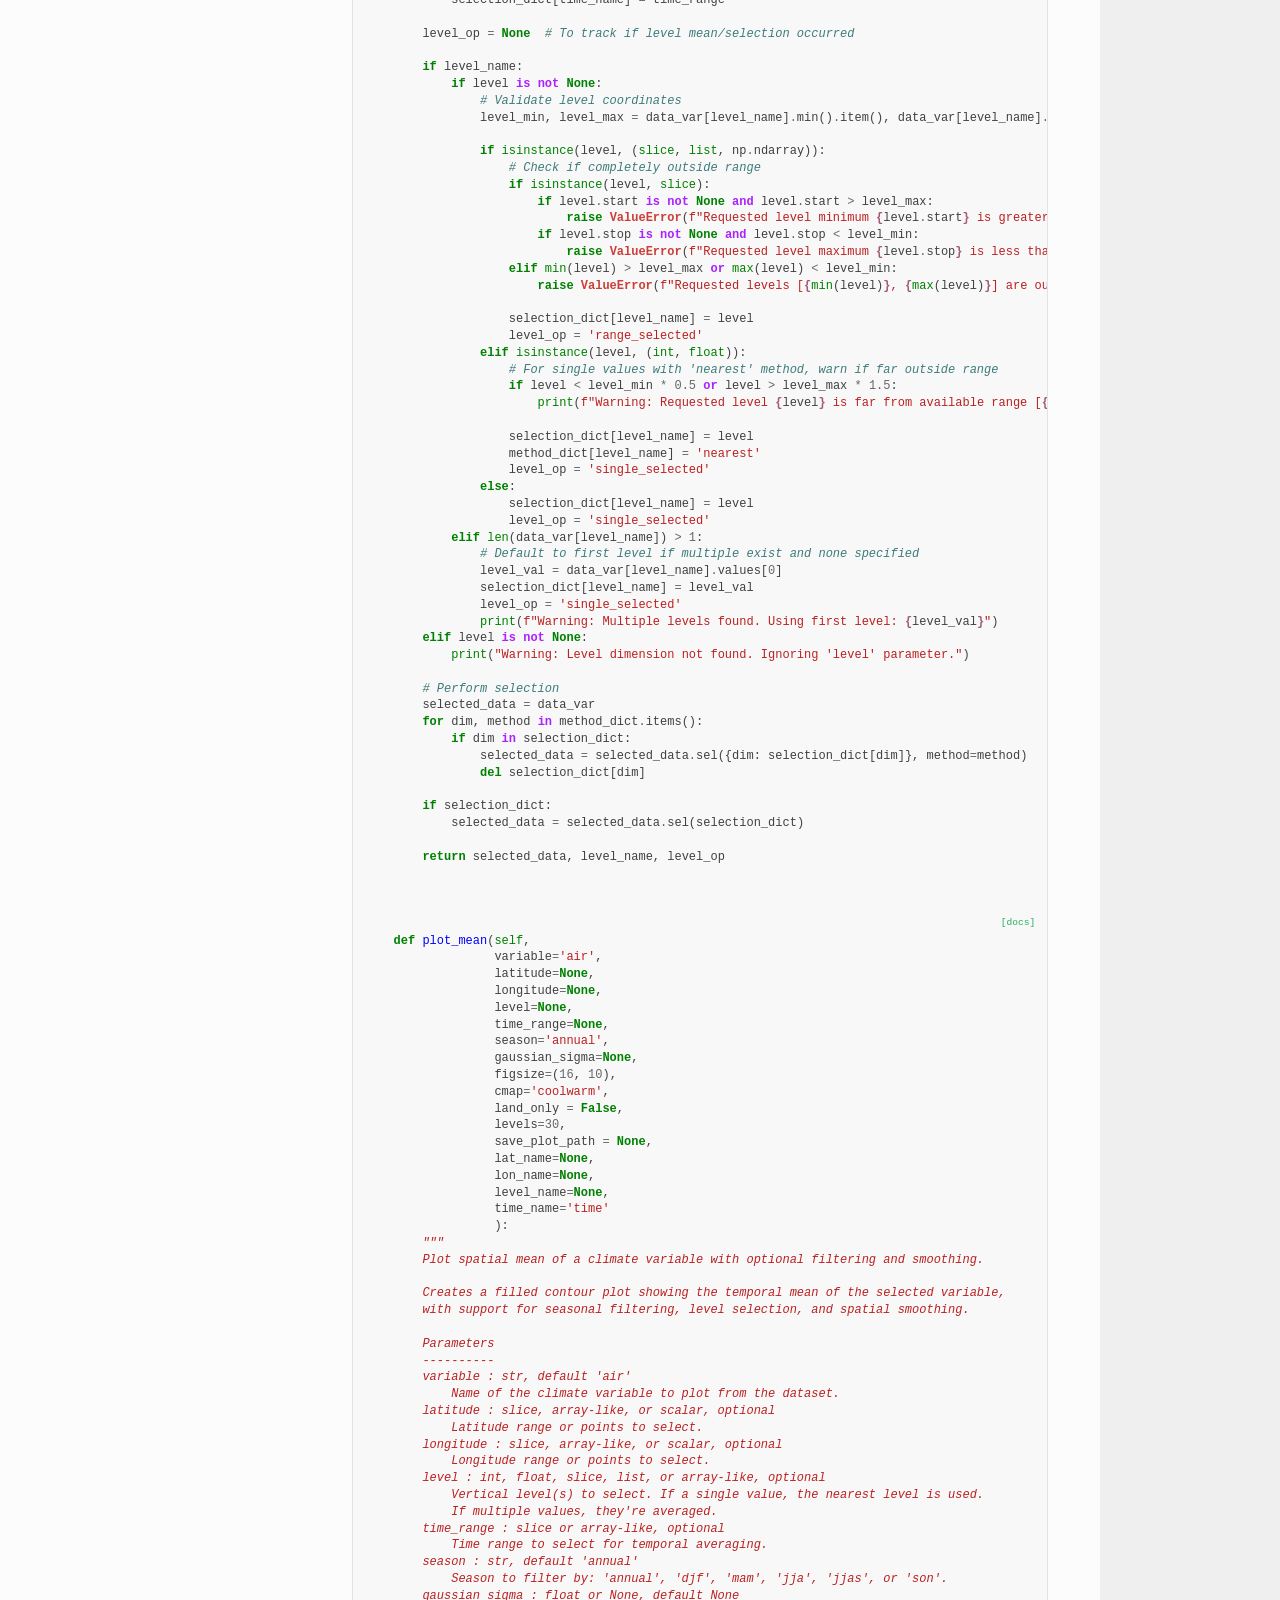
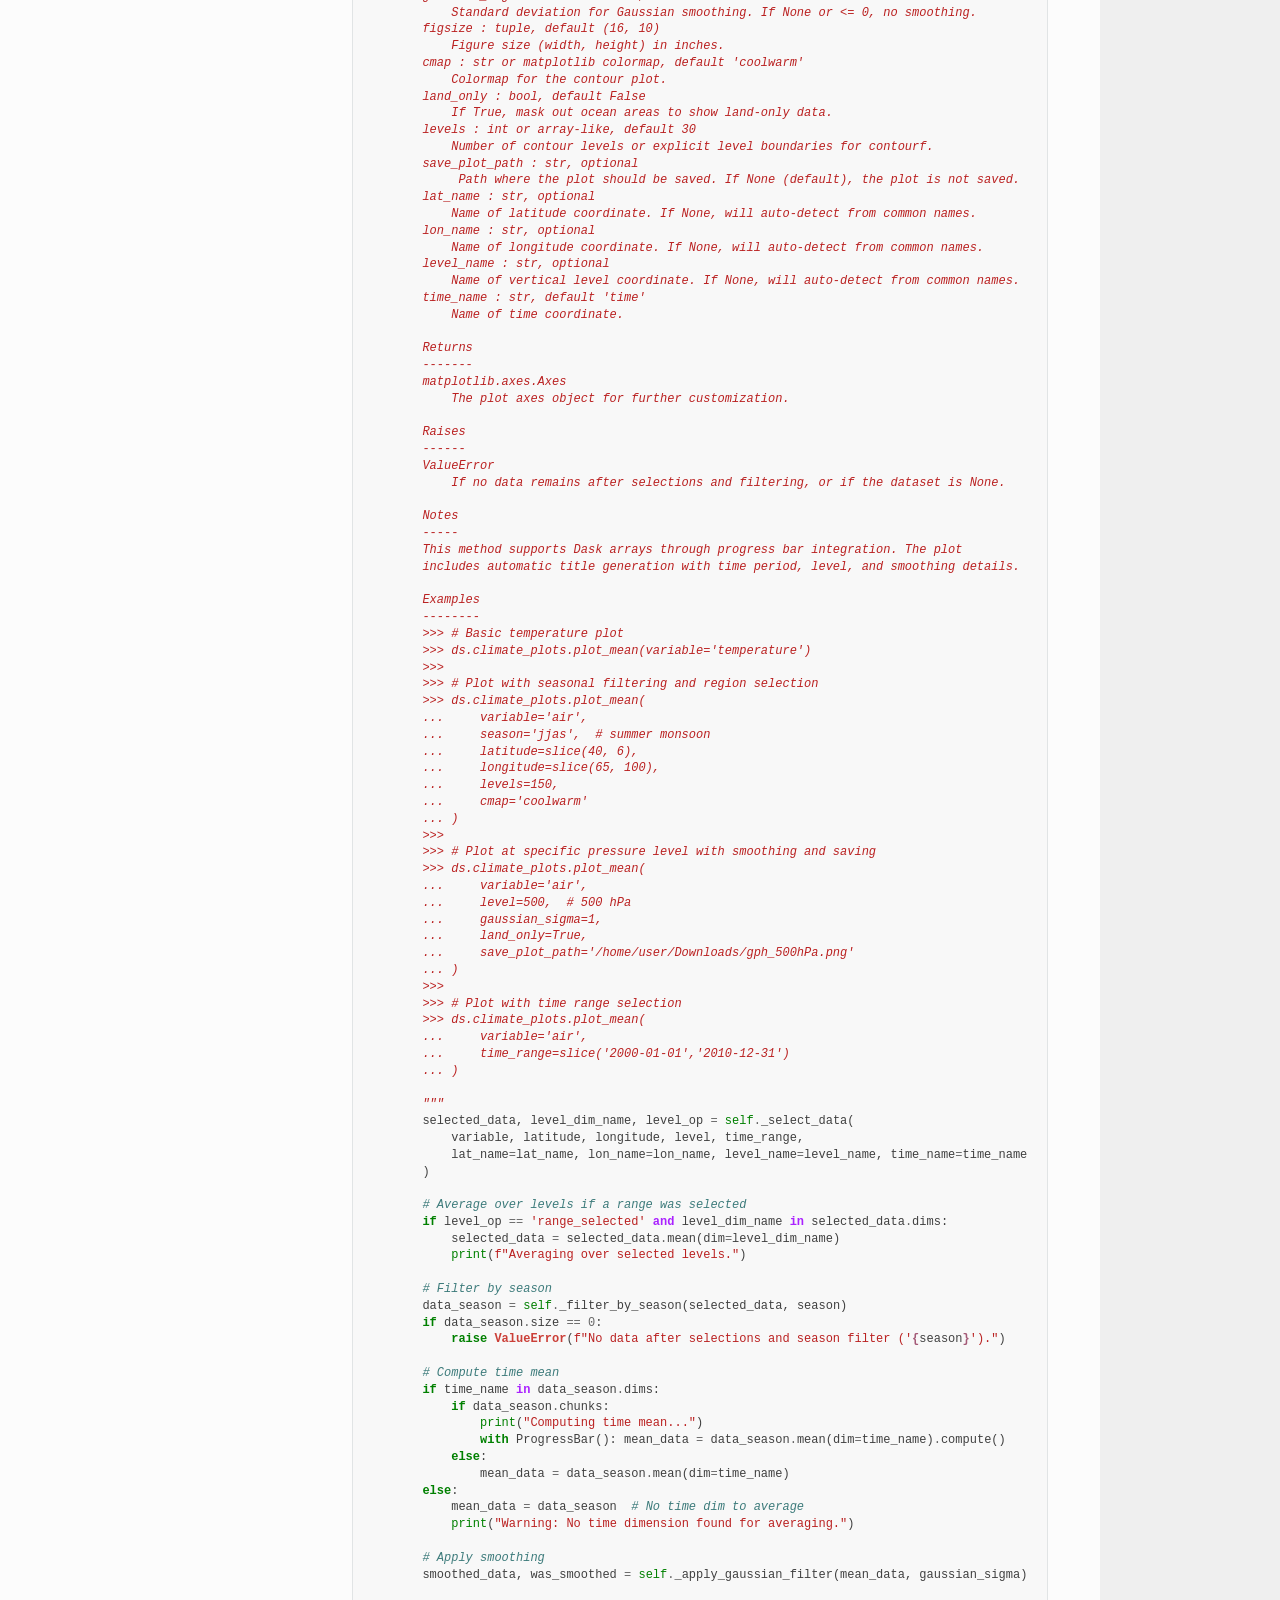
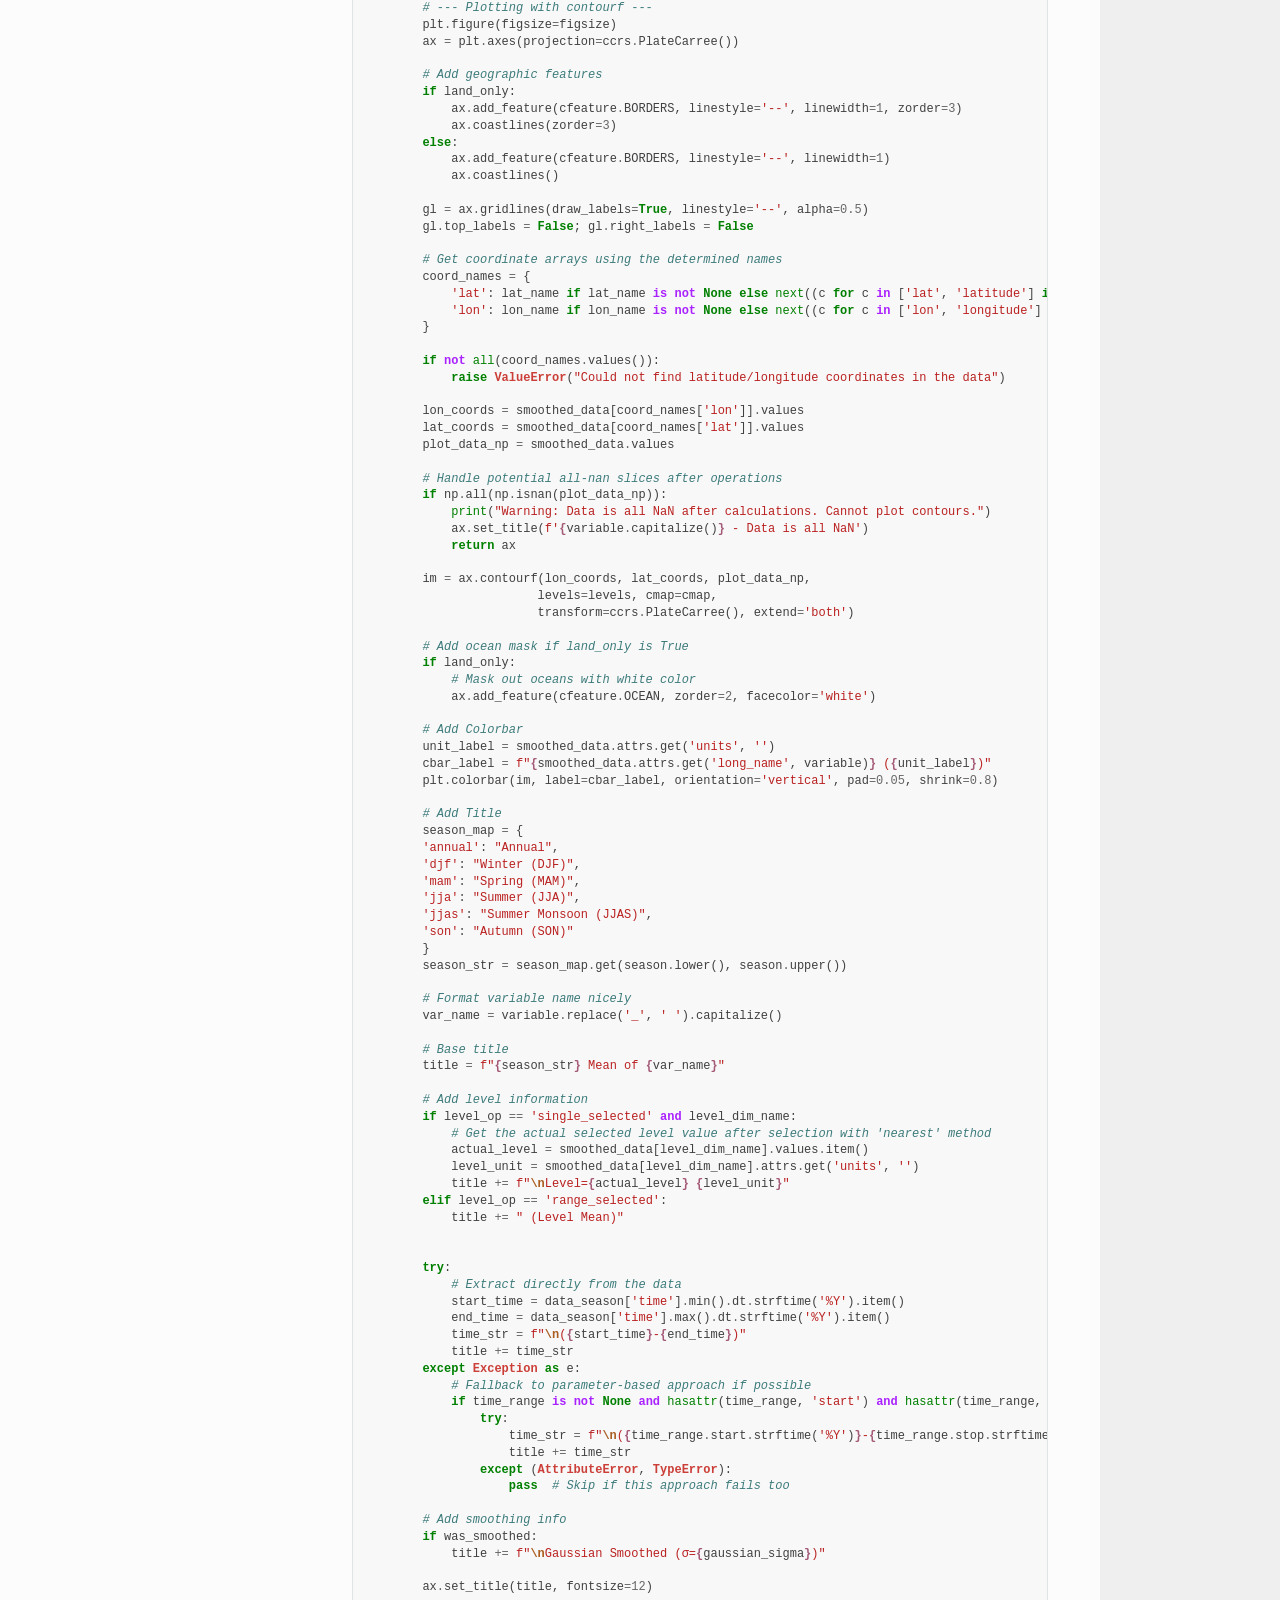
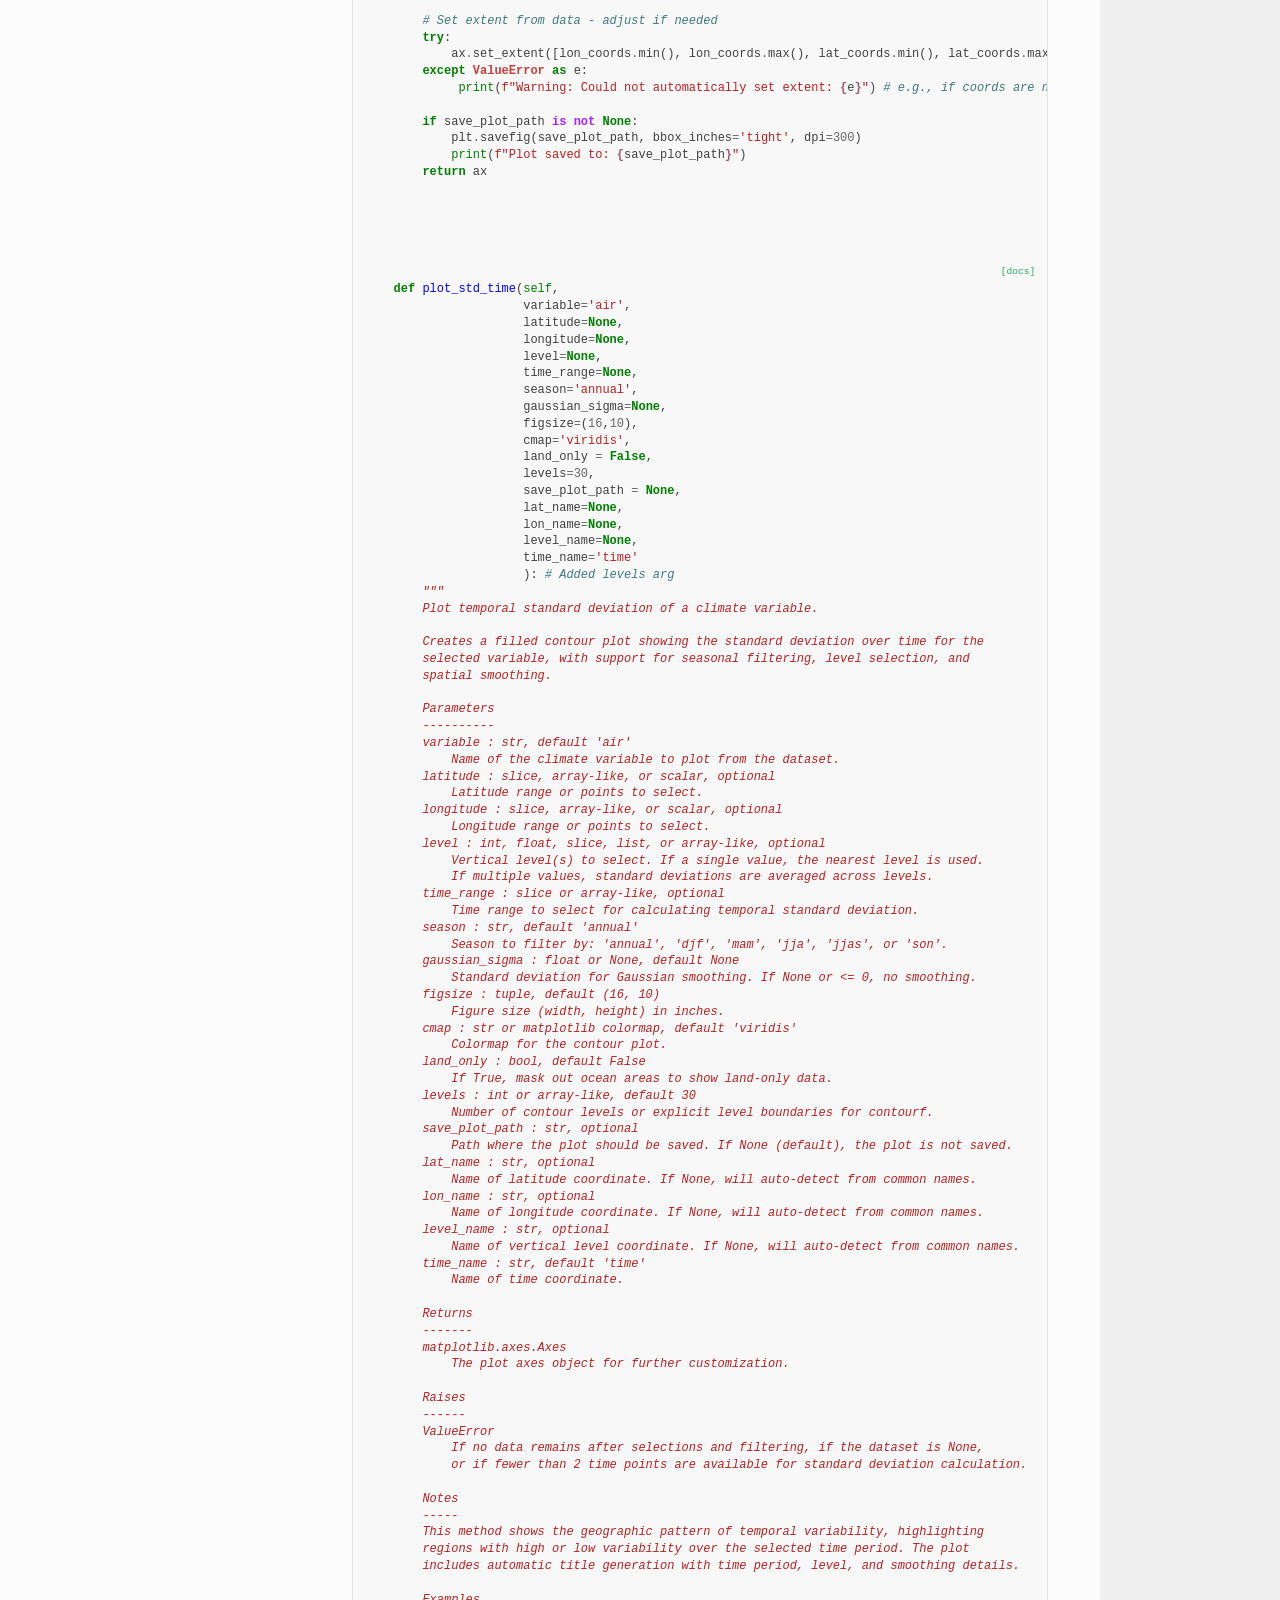
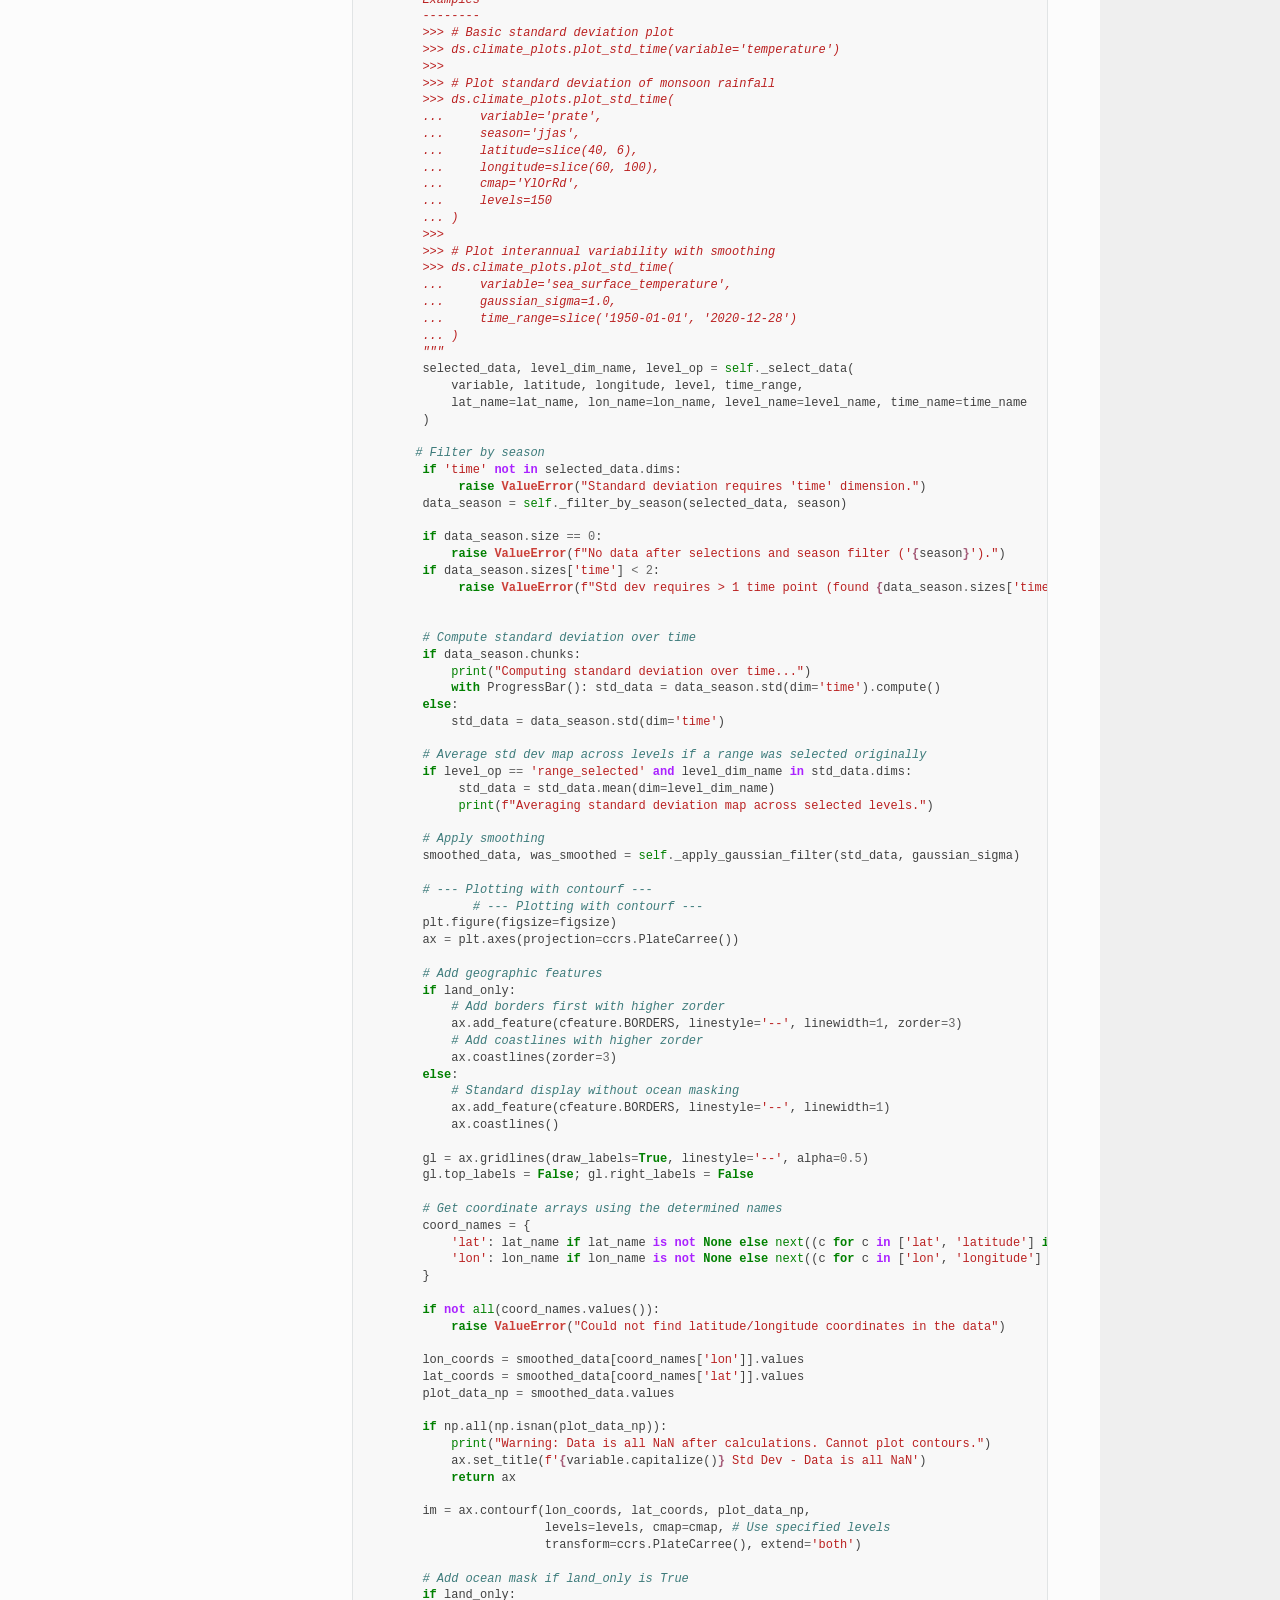
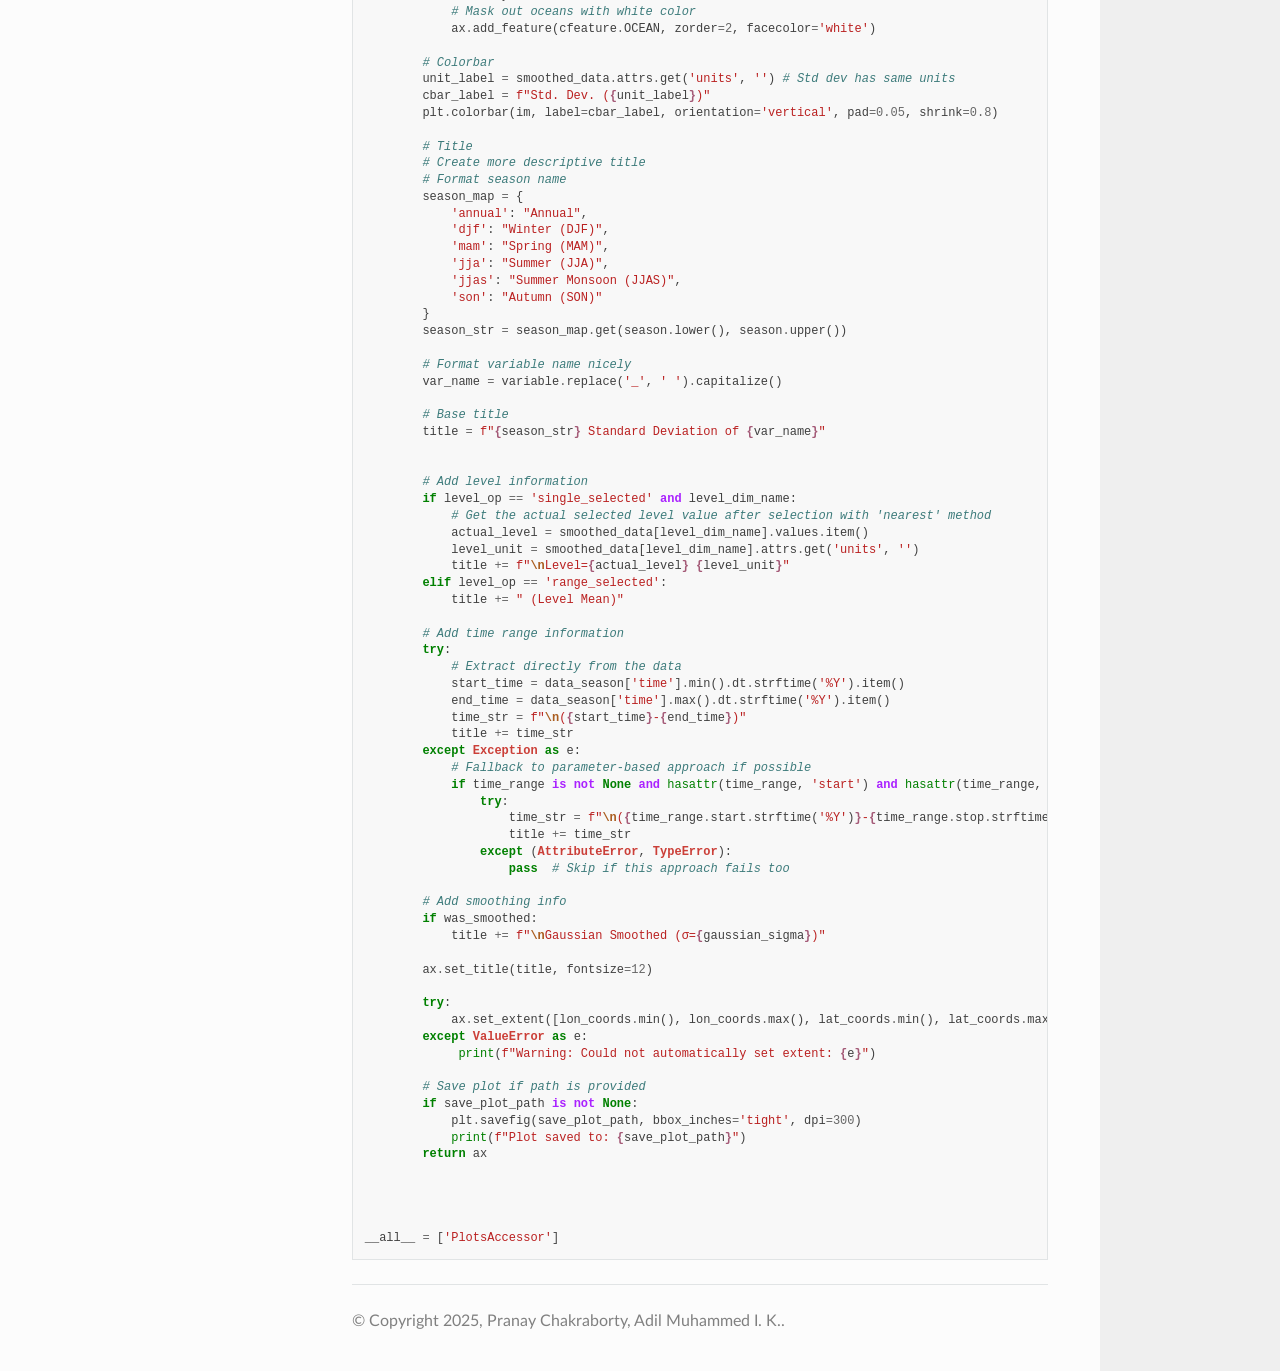
<file: _modules/climate_diagnostics/plots/plot.html>
<!DOCTYPE html>
<html class="writer-html5" lang="en" data-content_root="../../../">
<head>
  <meta charset="utf-8" />
  <meta name="viewport" content="width=device-width, initial-scale=1.0" />
  <title>climate_diagnostics.plots.plot &mdash; Climate Diagnostics Toolkit 0.2.1 documentation</title>
      <link rel="stylesheet" type="text/css" href="../../../_static/pygments.css?v=b86133f3" />
      <link rel="stylesheet" type="text/css" href="../../../_static/css/theme.css?v=e59714d7" />

  
      <script src="../../../_static/jquery.js?v=5d32c60e"></script>
      <script src="../../../_static/_sphinx_javascript_frameworks_compat.js?v=2cd50e6c"></script>
      <script src="../../../_static/documentation_options.js?v=37f418d5"></script>
      <script src="../../../_static/doctools.js?v=9bcbadda"></script>
      <script src="../../../_static/sphinx_highlight.js?v=dc90522c"></script>
    <script src="../../../_static/js/theme.js"></script>
    <link rel="index" title="Index" href="../../../genindex.html" />
    <link rel="search" title="Search" href="../../../search.html" /> 
</head>

<body class="wy-body-for-nav"> 
  <div class="wy-grid-for-nav">
    <nav data-toggle="wy-nav-shift" class="wy-nav-side">
      <div class="wy-side-scroll">
        <div class="wy-side-nav-search" >

          
          
          <a href="../../../index.html" class="icon icon-home">
            Climate Diagnostics Toolkit
              <img src="../../../_static/WeCLiMb_LOGO_1.png" class="logo" alt="Logo"/>
          </a>
<div role="search">
  <form id="rtd-search-form" class="wy-form" action="../../../search.html" method="get">
    <input type="text" name="q" placeholder="Search docs" aria-label="Search docs" />
    <input type="hidden" name="check_keywords" value="yes" />
    <input type="hidden" name="area" value="default" />
  </form>
</div>
        </div><div class="wy-menu wy-menu-vertical" data-spy="affix" role="navigation" aria-label="Navigation menu">
              <p class="caption" role="heading"><span class="caption-text">Contents:</span></p>
<ul>
<li class="toctree-l1"><a class="reference internal" href="../../../modules.html">API Reference</a></li>
</ul>

        </div>
      </div>
    </nav>

    <section data-toggle="wy-nav-shift" class="wy-nav-content-wrap"><nav class="wy-nav-top" aria-label="Mobile navigation menu" >
          <i data-toggle="wy-nav-top" class="fa fa-bars"></i>
          <a href="../../../index.html">Climate Diagnostics Toolkit</a>
      </nav>

      <div class="wy-nav-content">
        <div class="rst-content">
          <div role="navigation" aria-label="Page navigation">
  <ul class="wy-breadcrumbs">
      <li><a href="../../../index.html" class="icon icon-home" aria-label="Home"></a></li>
          <li class="breadcrumb-item"><a href="../../index.html">Module code</a></li>
      <li class="breadcrumb-item active">climate_diagnostics.plots.plot</li>
      <li class="wy-breadcrumbs-aside">
      </li>
  </ul>
  <hr/>
</div>
          <div role="main" class="document" itemscope="itemscope" itemtype="http://schema.org/Article">
           <div itemprop="articleBody">
             
  <h1>Source code for climate_diagnostics.plots.plot</h1><div class="highlight"><pre>
<span></span><span class="kn">import</span><span class="w"> </span><span class="nn">xarray</span><span class="w"> </span><span class="k">as</span><span class="w"> </span><span class="nn">xr</span>
<span class="kn">import</span><span class="w"> </span><span class="nn">cartopy.crs</span><span class="w"> </span><span class="k">as</span><span class="w"> </span><span class="nn">ccrs</span>
<span class="kn">import</span><span class="w"> </span><span class="nn">cartopy.feature</span><span class="w"> </span><span class="k">as</span><span class="w"> </span><span class="nn">cfeature</span>
<span class="kn">import</span><span class="w"> </span><span class="nn">matplotlib.pyplot</span><span class="w"> </span><span class="k">as</span><span class="w"> </span><span class="nn">plt</span>
<span class="kn">import</span><span class="w"> </span><span class="nn">numpy</span><span class="w"> </span><span class="k">as</span><span class="w"> </span><span class="nn">np</span>
<span class="kn">from</span><span class="w"> </span><span class="nn">dask.diagnostics</span><span class="w"> </span><span class="kn">import</span> <span class="n">ProgressBar</span>
<span class="kn">import</span><span class="w"> </span><span class="nn">scipy.ndimage</span><span class="w"> </span><span class="k">as</span><span class="w"> </span><span class="nn">ndimage</span>  <span class="c1"># For gaussian filter</span>

<div class="viewcode-block" id="PlotsAccessor">
<a class="viewcode-back" href="../../../climate_diagnostics.plots.plot.html#climate_diagnostics.plots.plot.PlotsAccessor">[docs]</a>
<span class="nd">@xr</span><span class="o">.</span><span class="n">register_dataset_accessor</span><span class="p">(</span><span class="s2">&quot;climate_plots&quot;</span><span class="p">)</span>
<span class="k">class</span><span class="w"> </span><span class="nc">PlotsAccessor</span><span class="p">:</span>
<span class="w">    </span><span class="sd">&quot;&quot;&quot;</span>
<span class="sd">    Geographical visualizations of climate data using contour plots.</span>
<span class="sd">    </span>
<span class="sd">    This accessor provides methods for visualizing climate data with support for:</span>
<span class="sd">    - Seasonal filtering (annual, DJF, MAM, JJA, JJAS, SON)</span>
<span class="sd">    - Spatial mean calculations</span>
<span class="sd">    - Temporal standard deviation calculations</span>
<span class="sd">    - Gaussian smoothing for cleaner visualizations</span>
<span class="sd">    - Level selection and averaging</span>
<span class="sd">    - Land-only visualization options</span>
<span class="sd">    </span>
<span class="sd">    Access via the .climate_plots attribute on xarray Datasets.</span>
<span class="sd">    Examples</span>
<span class="sd">    --------</span>
<span class="sd">    &gt;&gt;&gt; import xarray as xr</span>
<span class="sd">    &gt;&gt;&gt; # Open a climate dataset with lat, lon, time dimensions</span>
<span class="sd">    &gt;&gt;&gt; ds = xr.open_dataset(&#39;climate_data.nc&#39;)</span>
<span class="sd">    &gt;&gt;&gt; </span>
<span class="sd">    &gt;&gt;&gt; # Create a basic plot using the accessor</span>
<span class="sd">    &gt;&gt;&gt; ds.climate_plots.plot_mean(variable=&#39;air&#39;)</span>
<span class="sd">    &gt;&gt;&gt; </span>
<span class="sd">    &gt;&gt;&gt; # Filter for winter season and specific region</span>
<span class="sd">    &gt;&gt;&gt; ds.climate_plots.plot_mean(</span>
<span class="sd">    ...     variable=&#39;air&#39;, </span>
<span class="sd">    ...     season=&#39;djf&#39;,</span>
<span class="sd">    ...     latitude=slice(40, 6),</span>
<span class="sd">    ...     longitude=slice(65,110)</span>
<span class="sd">    ... )</span>
<span class="sd">    &quot;&quot;&quot;</span>

<div class="viewcode-block" id="PlotsAccessor.__init__">
<a class="viewcode-back" href="../../../climate_diagnostics.plots.plot.html#climate_diagnostics.plots.plot.PlotsAccessor.__init__">[docs]</a>
    <span class="k">def</span><span class="w"> </span><span class="fm">__init__</span><span class="p">(</span><span class="bp">self</span><span class="p">,</span> <span class="n">xarray_obj</span><span class="p">):</span>
<span class="w">        </span><span class="sd">&quot;&quot;&quot;</span>
<span class="sd">        Initialize the climate plots accessor.</span>
<span class="sd">        </span>
<span class="sd">        Parameters</span>
<span class="sd">        ----------</span>
<span class="sd">        xarray_obj : xarray.Dataset</span>
<span class="sd">            The xarray Dataset containing climate data variables with spatial</span>
<span class="sd">            coordinates (latitude/longitude) and optionally time and level dimensions.</span>
<span class="sd">        &quot;&quot;&quot;</span>
        <span class="bp">self</span><span class="o">.</span><span class="n">_obj</span> <span class="o">=</span> <span class="n">xarray_obj</span></div>



    <span class="k">def</span><span class="w"> </span><span class="nf">_filter_by_season</span><span class="p">(</span><span class="bp">self</span><span class="p">,</span> <span class="n">data_subset</span><span class="p">,</span> <span class="n">season</span><span class="o">=</span><span class="s1">&#39;annual&#39;</span><span class="p">):</span>
<span class="w">        </span><span class="sd">&quot;&quot;&quot;</span>
<span class="sd">         Filter data by meteorological season.</span>
<span class="sd">        </span>
<span class="sd">        Parameters</span>
<span class="sd">        ----------</span>
<span class="sd">        data_subset : xarray.Dataset or xarray.DataArray</span>
<span class="sd">            Input data containing a time dimension to filter by season.</span>
<span class="sd">        season : str, default &#39;annual&#39;</span>
<span class="sd">            Meteorological season to filter by. Options:</span>
<span class="sd">            - &#39;annual&#39;: No filtering, returns all data</span>
<span class="sd">            - &#39;djf&#39;: December, January, February (Winter)</span>
<span class="sd">            - &#39;mam&#39;: March, April, May (Spring)</span>
<span class="sd">            - &#39;jjas&#39;: June, July, August, September (Summer Monsoon)</span>
<span class="sd">            - &#39;son&#39;: September, October, November (Autumn)</span>
<span class="sd">            </span>
<span class="sd">        Returns</span>
<span class="sd">        -------</span>
<span class="sd">        xarray.Dataset or xarray.DataArray</span>
<span class="sd">            Data filtered to include only the specified season.</span>
<span class="sd">            </span>
<span class="sd">        Raises</span>
<span class="sd">        ------</span>
<span class="sd">        ValueError</span>
<span class="sd">            If time dimension is not found or month information cannot be determined.</span>
<span class="sd">        </span>
<span class="sd">        &quot;&quot;&quot;</span>
        <span class="k">if</span> <span class="n">season</span><span class="o">.</span><span class="n">lower</span><span class="p">()</span> <span class="o">==</span> <span class="s1">&#39;annual&#39;</span><span class="p">:</span>
            <span class="k">return</span> <span class="n">data_subset</span>
        <span class="k">if</span> <span class="s1">&#39;time&#39;</span> <span class="ow">not</span> <span class="ow">in</span> <span class="n">data_subset</span><span class="o">.</span><span class="n">dims</span><span class="p">:</span>
            <span class="k">raise</span> <span class="ne">ValueError</span><span class="p">(</span><span class="s2">&quot;Cannot filter by season - &#39;time&#39; dimension not found.&quot;</span><span class="p">)</span>

        <span class="k">if</span> <span class="s1">&#39;month&#39;</span> <span class="ow">in</span> <span class="n">data_subset</span><span class="o">.</span><span class="n">coords</span><span class="p">:</span>
            <span class="n">month_coord</span> <span class="o">=</span> <span class="n">data_subset</span><span class="p">[</span><span class="s1">&#39;month&#39;</span><span class="p">]</span>
        <span class="k">elif</span> <span class="n">np</span><span class="o">.</span><span class="n">issubdtype</span><span class="p">(</span><span class="n">data_subset</span><span class="p">[</span><span class="s1">&#39;time&#39;</span><span class="p">]</span><span class="o">.</span><span class="n">dtype</span><span class="p">,</span> <span class="n">np</span><span class="o">.</span><span class="n">datetime64</span><span class="p">):</span>
             <span class="n">month_coord</span> <span class="o">=</span> <span class="n">data_subset</span><span class="o">.</span><span class="n">time</span><span class="o">.</span><span class="n">dt</span><span class="o">.</span><span class="n">month</span>
        <span class="k">else</span><span class="p">:</span>
             <span class="k">raise</span> <span class="ne">ValueError</span><span class="p">(</span><span class="s2">&quot;Cannot determine month for seasonal filtering.&quot;</span><span class="p">)</span>

        <span class="n">season_months</span> <span class="o">=</span> <span class="p">{</span><span class="s1">&#39;jjas&#39;</span><span class="p">:</span> <span class="p">[</span><span class="mi">6</span><span class="p">,</span> <span class="mi">7</span><span class="p">,</span> <span class="mi">8</span><span class="p">,</span> <span class="mi">9</span><span class="p">],</span> <span class="s1">&#39;djf&#39;</span><span class="p">:</span> <span class="p">[</span><span class="mi">12</span><span class="p">,</span> <span class="mi">1</span><span class="p">,</span> <span class="mi">2</span><span class="p">],</span> <span class="s1">&#39;mam&#39;</span><span class="p">:</span> <span class="p">[</span><span class="mi">3</span><span class="p">,</span> <span class="mi">4</span><span class="p">,</span> <span class="mi">5</span><span class="p">],</span> <span class="s1">&#39;son&#39;</span><span class="p">:</span> <span class="p">[</span><span class="mi">9</span><span class="p">,</span> <span class="mi">10</span><span class="p">,</span> <span class="mi">11</span><span class="p">]}</span>
        <span class="n">selected_months</span> <span class="o">=</span> <span class="n">season_months</span><span class="o">.</span><span class="n">get</span><span class="p">(</span><span class="n">season</span><span class="o">.</span><span class="n">lower</span><span class="p">())</span>

        <span class="k">if</span> <span class="n">selected_months</span><span class="p">:</span>
            <span class="n">filtered_data</span> <span class="o">=</span> <span class="n">data_subset</span><span class="o">.</span><span class="n">where</span><span class="p">(</span><span class="n">month_coord</span><span class="o">.</span><span class="n">isin</span><span class="p">(</span><span class="n">selected_months</span><span class="p">),</span> <span class="n">drop</span><span class="o">=</span><span class="kc">True</span><span class="p">)</span> <span class="c1"># Use where for safety</span>
            <span class="k">if</span> <span class="n">filtered_data</span><span class="o">.</span><span class="n">time</span><span class="o">.</span><span class="n">size</span> <span class="o">==</span> <span class="mi">0</span><span class="p">:</span>
                 <span class="nb">print</span><span class="p">(</span><span class="sa">f</span><span class="s2">&quot;Warning: No data found for season &#39;</span><span class="si">{</span><span class="n">season</span><span class="o">.</span><span class="n">upper</span><span class="p">()</span><span class="si">}</span><span class="s2">&#39; within the selected time range.&quot;</span><span class="p">)</span>
            <span class="k">return</span> <span class="n">filtered_data</span>
        <span class="k">else</span><span class="p">:</span>
            <span class="nb">print</span><span class="p">(</span><span class="sa">f</span><span class="s2">&quot;Warning: Unknown season &#39;</span><span class="si">{</span><span class="n">season</span><span class="si">}</span><span class="s2">&#39;. Returning unfiltered data.&quot;</span><span class="p">)</span>
            <span class="k">return</span> <span class="n">data_subset</span>

    <span class="k">def</span><span class="w"> </span><span class="nf">_apply_gaussian_filter</span><span class="p">(</span><span class="bp">self</span><span class="p">,</span> <span class="n">data_array</span><span class="p">,</span> <span class="n">gaussian_sigma</span><span class="p">):</span>
<span class="w">        </span><span class="sd">&quot;&quot;&quot;</span>
<span class="sd">        Apply Gaussian smoothing filter to spatial dimensions of data.</span>
<span class="sd">        </span>
<span class="sd">        Parameters</span>
<span class="sd">        ----------</span>
<span class="sd">        data_array : xarray.DataArray</span>
<span class="sd">            Input data array to smooth. Should have at least 2 spatial dimensions,</span>
<span class="sd">            typically latitude and longitude as the last two dimensions.</span>
<span class="sd">        gaussian_sigma : float or None</span>
<span class="sd">            Standard deviation for Gaussian kernel. If None or &lt;= 0,</span>
<span class="sd">            no smoothing is applied.</span>
<span class="sd">            </span>
<span class="sd">        Returns</span>
<span class="sd">        -------</span>
<span class="sd">        xarray.DataArray</span>
<span class="sd">            Smoothed data array with the same dimensions and coordinates.</span>
<span class="sd">        bool</span>
<span class="sd">            Flag indicating whether smoothing was successfully applied.</span>
<span class="sd">            </span>
<span class="sd">        Notes</span>
<span class="sd">        -----</span>
<span class="sd">        Gaussian filter is applied only to the last two dimensions (assumed to be </span>
<span class="sd">        spatial). All other dimensions are preserved as-is. The function handles</span>
<span class="sd">        Dask arrays by computing them before filtering. Mode &#39;nearest&#39; is used</span>
<span class="sd">        for boundary handling to minimize edge artifacts.</span>
<span class="sd">        &quot;&quot;&quot;</span>
        <span class="k">if</span> <span class="n">gaussian_sigma</span> <span class="ow">is</span> <span class="kc">None</span> <span class="ow">or</span> <span class="n">gaussian_sigma</span> <span class="o">&lt;=</span> <span class="mi">0</span><span class="p">:</span>
            <span class="k">return</span> <span class="n">data_array</span><span class="p">,</span> <span class="kc">False</span> <span class="c1"># No filtering</span>

        <span class="k">if</span> <span class="n">data_array</span><span class="o">.</span><span class="n">ndim</span> <span class="o">&lt;</span> <span class="mi">2</span><span class="p">:</span>
            <span class="nb">print</span><span class="p">(</span><span class="s2">&quot;Warning: Gaussian filtering skipped (data &lt; 2D).&quot;</span><span class="p">)</span>
            <span class="k">return</span> <span class="n">data_array</span><span class="p">,</span> <span class="kc">False</span>

        <span class="c1"># Assume spatial dimensions are the last two</span>
        <span class="n">sigma_array</span> <span class="o">=</span> <span class="p">[</span><span class="mi">0</span><span class="p">]</span> <span class="o">*</span> <span class="p">(</span><span class="n">data_array</span><span class="o">.</span><span class="n">ndim</span> <span class="o">-</span> <span class="mi">2</span><span class="p">)</span> <span class="o">+</span> <span class="p">[</span><span class="n">gaussian_sigma</span><span class="p">]</span> <span class="o">*</span> <span class="mi">2</span>

        <span class="k">try</span><span class="p">:</span>
            <span class="c1"># Ensure data is computed if dask array</span>
            <span class="n">computed_data</span> <span class="o">=</span> <span class="n">data_array</span><span class="o">.</span><span class="n">compute</span><span class="p">()</span> <span class="k">if</span> <span class="nb">hasattr</span><span class="p">(</span><span class="n">data_array</span><span class="p">,</span> <span class="s1">&#39;compute&#39;</span><span class="p">)</span> <span class="k">else</span> <span class="n">data_array</span>
            <span class="n">smoothed_values</span> <span class="o">=</span> <span class="n">ndimage</span><span class="o">.</span><span class="n">gaussian_filter</span><span class="p">(</span><span class="n">computed_data</span><span class="o">.</span><span class="n">values</span><span class="p">,</span> <span class="n">sigma</span><span class="o">=</span><span class="n">sigma_array</span><span class="p">,</span> <span class="n">mode</span><span class="o">=</span><span class="s1">&#39;nearest&#39;</span><span class="p">)</span> <span class="c1"># Use mode=&#39;nearest&#39; for boundaries</span>

            <span class="n">smoothed_da</span> <span class="o">=</span> <span class="n">xr</span><span class="o">.</span><span class="n">DataArray</span><span class="p">(</span>
                <span class="n">smoothed_values</span><span class="p">,</span> <span class="n">coords</span><span class="o">=</span><span class="n">computed_data</span><span class="o">.</span><span class="n">coords</span><span class="p">,</span> <span class="n">dims</span><span class="o">=</span><span class="n">computed_data</span><span class="o">.</span><span class="n">dims</span><span class="p">,</span>
                <span class="n">name</span><span class="o">=</span><span class="n">computed_data</span><span class="o">.</span><span class="n">name</span><span class="p">,</span> <span class="n">attrs</span><span class="o">=</span><span class="n">computed_data</span><span class="o">.</span><span class="n">attrs</span>
            <span class="p">)</span>
            <span class="n">smoothed_da</span><span class="o">.</span><span class="n">attrs</span><span class="p">[</span><span class="s1">&#39;filter&#39;</span><span class="p">]</span> <span class="o">=</span> <span class="sa">f</span><span class="s1">&#39;Gaussian smoothed (sigma=</span><span class="si">{</span><span class="n">gaussian_sigma</span><span class="si">}</span><span class="s1">)&#39;</span>
            <span class="k">return</span> <span class="n">smoothed_da</span><span class="p">,</span> <span class="kc">True</span>
        <span class="k">except</span> <span class="ne">Exception</span> <span class="k">as</span> <span class="n">e</span><span class="p">:</span>
            <span class="nb">print</span><span class="p">(</span><span class="sa">f</span><span class="s2">&quot;Warning: Could not apply Gaussian filter: </span><span class="si">{</span><span class="n">e</span><span class="si">}</span><span class="s2">&quot;</span><span class="p">)</span>
            <span class="k">return</span> <span class="n">data_array</span><span class="p">,</span> <span class="kc">False</span>

    <span class="k">def</span><span class="w"> </span><span class="nf">_select_data</span><span class="p">(</span><span class="bp">self</span><span class="p">,</span> <span class="n">variable</span><span class="p">,</span> <span class="n">latitude</span><span class="o">=</span><span class="kc">None</span><span class="p">,</span> <span class="n">longitude</span><span class="o">=</span><span class="kc">None</span><span class="p">,</span> <span class="n">level</span><span class="o">=</span><span class="kc">None</span><span class="p">,</span> <span class="n">time_range</span><span class="o">=</span><span class="kc">None</span><span class="p">,</span>
                 <span class="n">lat_name</span><span class="o">=</span><span class="kc">None</span><span class="p">,</span> <span class="n">lon_name</span><span class="o">=</span><span class="kc">None</span><span class="p">,</span> <span class="n">level_name</span><span class="o">=</span><span class="kc">None</span><span class="p">,</span> <span class="n">time_name</span><span class="o">=</span><span class="s1">&#39;time&#39;</span><span class="p">):</span>
<span class="w">        </span><span class="sd">&quot;&quot;&quot;</span>
<span class="sd">        Select data subset based on variable name and dimension constraints.</span>
<span class="sd">        </span>
<span class="sd">        Parameters</span>
<span class="sd">        ----------</span>
<span class="sd">        variable : str</span>
<span class="sd">            Name of the variable to select from the dataset.</span>
<span class="sd">        latitude : slice, array-like, or scalar, optional</span>
<span class="sd">            Latitude range or points to select.</span>
<span class="sd">        longitude : slice, array-like, or scalar, optional</span>
<span class="sd">            Longitude range or points to select.</span>
<span class="sd">        level : int, float, slice, list, or array-like, optional</span>
<span class="sd">            Vertical level(s) to select. If a single value, the nearest level is used.</span>
<span class="sd">            If multiple values, they&#39;re selected for potential averaging.</span>
<span class="sd">        time_range : slice or array-like, optional</span>
<span class="sd">            Time range to select.</span>
<span class="sd">        lat_name : str, optional</span>
<span class="sd">            Name of latitude coordinate. If None, will auto-detect from common names.</span>
<span class="sd">        lon_name : str, optional</span>
<span class="sd">            Name of longitude coordinate. If None, will auto-detect from common names.</span>
<span class="sd">        level_name : str, optional</span>
<span class="sd">            Name of vertical level coordinate. If None, will auto-detect from common names.</span>
<span class="sd">        time_name : str, default &#39;time&#39;</span>
<span class="sd">            Name of time coordinate.</span>
<span class="sd">        </span>
<span class="sd">        Returns</span>
<span class="sd">        -------</span>
<span class="sd">        xarray.DataArray</span>
<span class="sd">            Selected data subset.</span>
<span class="sd">        str or None</span>
<span class="sd">            Name of the level dimension if found, otherwise None.</span>
<span class="sd">        str or None</span>
<span class="sd">            Level operation type performed:</span>
<span class="sd">            - &#39;range_selected&#39;: Multiple levels selected</span>
<span class="sd">            - &#39;single_selected&#39;: Single level selected</span>
<span class="sd">            - None: No level dimension or selection</span>
<span class="sd">        &quot;&quot;&quot;</span>
        <span class="k">if</span> <span class="n">variable</span> <span class="ow">not</span> <span class="ow">in</span> <span class="bp">self</span><span class="o">.</span><span class="n">_obj</span><span class="o">.</span><span class="n">data_vars</span><span class="p">:</span>
            <span class="k">raise</span> <span class="ne">ValueError</span><span class="p">(</span><span class="sa">f</span><span class="s2">&quot;Variable &#39;</span><span class="si">{</span><span class="n">variable</span><span class="si">}</span><span class="s2">&#39; not found.&quot;</span><span class="p">)</span>

        <span class="n">data_var</span> <span class="o">=</span> <span class="bp">self</span><span class="o">.</span><span class="n">_obj</span><span class="p">[</span><span class="n">variable</span><span class="p">]</span>
        <span class="n">selection_dict</span> <span class="o">=</span> <span class="p">{}</span>
        <span class="n">method_dict</span> <span class="o">=</span> <span class="p">{}</span>  <span class="c1"># For &#39;nearest&#39;</span>
        
        <span class="c1"># Auto-detect coordinate names if not provided</span>
        <span class="n">common_lat_names</span> <span class="o">=</span> <span class="p">[</span><span class="s1">&#39;lat&#39;</span><span class="p">,</span> <span class="s1">&#39;latitude&#39;</span><span class="p">,</span> <span class="s1">&#39;LAT&#39;</span><span class="p">,</span> <span class="s1">&#39;LATITUDE&#39;</span><span class="p">,</span> <span class="s1">&#39;y&#39;</span><span class="p">,</span> <span class="s1">&#39;rlat&#39;</span><span class="p">,</span> <span class="s1">&#39;nav_lat&#39;</span><span class="p">]</span>
        <span class="n">common_lon_names</span> <span class="o">=</span> <span class="p">[</span><span class="s1">&#39;lon&#39;</span><span class="p">,</span> <span class="s1">&#39;longitude&#39;</span><span class="p">,</span> <span class="s1">&#39;LON&#39;</span><span class="p">,</span> <span class="s1">&#39;LONGITUDE&#39;</span><span class="p">,</span> <span class="s1">&#39;x&#39;</span><span class="p">,</span> <span class="s1">&#39;rlon&#39;</span><span class="p">,</span> <span class="s1">&#39;nav_lon&#39;</span><span class="p">]</span>
        <span class="n">common_level_names</span> <span class="o">=</span> <span class="p">[</span><span class="s1">&#39;level&#39;</span><span class="p">,</span> <span class="s1">&#39;lev&#39;</span><span class="p">,</span> <span class="s1">&#39;plev&#39;</span><span class="p">,</span> <span class="s1">&#39;height&#39;</span><span class="p">,</span> <span class="s1">&#39;altitude&#39;</span><span class="p">,</span> <span class="s1">&#39;depth&#39;</span><span class="p">,</span> <span class="s1">&#39;z&#39;</span><span class="p">]</span>
        
        <span class="c1"># Find latitude coordinate name</span>
        <span class="k">if</span> <span class="n">lat_name</span> <span class="ow">is</span> <span class="kc">None</span><span class="p">:</span>
            <span class="n">lat_name</span> <span class="o">=</span> <span class="nb">next</span><span class="p">((</span><span class="n">c</span> <span class="k">for</span> <span class="n">c</span> <span class="ow">in</span> <span class="n">common_lat_names</span> <span class="k">if</span> <span class="n">c</span> <span class="ow">in</span> <span class="n">data_var</span><span class="o">.</span><span class="n">coords</span><span class="p">),</span> <span class="kc">None</span><span class="p">)</span>
        
        <span class="c1"># Find longitude coordinate name</span>
        <span class="k">if</span> <span class="n">lon_name</span> <span class="ow">is</span> <span class="kc">None</span><span class="p">:</span>
            <span class="n">lon_name</span> <span class="o">=</span> <span class="nb">next</span><span class="p">((</span><span class="n">c</span> <span class="k">for</span> <span class="n">c</span> <span class="ow">in</span> <span class="n">common_lon_names</span> <span class="k">if</span> <span class="n">c</span> <span class="ow">in</span> <span class="n">data_var</span><span class="o">.</span><span class="n">coords</span><span class="p">),</span> <span class="kc">None</span><span class="p">)</span>
        
        <span class="c1"># Find level coordinate name</span>
        <span class="k">if</span> <span class="n">level_name</span> <span class="ow">is</span> <span class="kc">None</span><span class="p">:</span>
            <span class="n">level_name</span> <span class="o">=</span> <span class="nb">next</span><span class="p">((</span><span class="n">c</span> <span class="k">for</span> <span class="n">c</span> <span class="ow">in</span> <span class="n">common_level_names</span> <span class="k">if</span> <span class="n">c</span> <span class="ow">in</span> <span class="n">data_var</span><span class="o">.</span><span class="n">dims</span><span class="p">),</span> <span class="kc">None</span><span class="p">)</span>

        <span class="c1"># Validate latitude coordinates</span>
        <span class="k">if</span> <span class="n">latitude</span> <span class="ow">is</span> <span class="ow">not</span> <span class="kc">None</span><span class="p">:</span>
            <span class="k">if</span> <span class="n">lat_name</span> <span class="ow">is</span> <span class="kc">None</span><span class="p">:</span>
                <span class="k">raise</span> <span class="ne">ValueError</span><span class="p">(</span><span class="sa">f</span><span class="s2">&quot;No latitude coordinate found. Expected one of: </span><span class="si">{</span><span class="n">common_lat_names</span><span class="si">}</span><span class="s2">&quot;</span><span class="p">)</span>
            
            <span class="n">lat_min</span><span class="p">,</span> <span class="n">lat_max</span> <span class="o">=</span> <span class="n">data_var</span><span class="p">[</span><span class="n">lat_name</span><span class="p">]</span><span class="o">.</span><span class="n">min</span><span class="p">()</span><span class="o">.</span><span class="n">item</span><span class="p">(),</span> <span class="n">data_var</span><span class="p">[</span><span class="n">lat_name</span><span class="p">]</span><span class="o">.</span><span class="n">max</span><span class="p">()</span><span class="o">.</span><span class="n">item</span><span class="p">()</span>
            
            <span class="c1"># Check if latitude selection is completely outside available range</span>
            <span class="k">if</span> <span class="nb">isinstance</span><span class="p">(</span><span class="n">latitude</span><span class="p">,</span> <span class="nb">slice</span><span class="p">):</span>
                <span class="k">if</span> <span class="n">latitude</span><span class="o">.</span><span class="n">start</span> <span class="ow">is</span> <span class="ow">not</span> <span class="kc">None</span> <span class="ow">and</span> <span class="n">latitude</span><span class="o">.</span><span class="n">start</span> <span class="o">&gt;</span> <span class="n">lat_max</span><span class="p">:</span>
                    <span class="k">raise</span> <span class="ne">ValueError</span><span class="p">(</span><span class="sa">f</span><span class="s2">&quot;Requested latitude minimum </span><span class="si">{</span><span class="n">latitude</span><span class="o">.</span><span class="n">start</span><span class="si">}</span><span class="s2"> is greater than available maximum </span><span class="si">{</span><span class="n">lat_max</span><span class="si">}</span><span class="s2">&quot;</span><span class="p">)</span>
                <span class="k">if</span> <span class="n">latitude</span><span class="o">.</span><span class="n">stop</span> <span class="ow">is</span> <span class="ow">not</span> <span class="kc">None</span> <span class="ow">and</span> <span class="n">latitude</span><span class="o">.</span><span class="n">stop</span> <span class="o">&lt;</span> <span class="n">lat_min</span><span class="p">:</span>
                    <span class="k">raise</span> <span class="ne">ValueError</span><span class="p">(</span><span class="sa">f</span><span class="s2">&quot;Requested latitude maximum </span><span class="si">{</span><span class="n">latitude</span><span class="o">.</span><span class="n">stop</span><span class="si">}</span><span class="s2"> is less than available minimum </span><span class="si">{</span><span class="n">lat_min</span><span class="si">}</span><span class="s2">&quot;</span><span class="p">)</span>
            <span class="k">elif</span> <span class="nb">isinstance</span><span class="p">(</span><span class="n">latitude</span><span class="p">,</span> <span class="p">(</span><span class="nb">list</span><span class="p">,</span> <span class="n">np</span><span class="o">.</span><span class="n">ndarray</span><span class="p">)):</span>
                <span class="k">if</span> <span class="nb">min</span><span class="p">(</span><span class="n">latitude</span><span class="p">)</span> <span class="o">&gt;</span> <span class="n">lat_max</span> <span class="ow">or</span> <span class="nb">max</span><span class="p">(</span><span class="n">latitude</span><span class="p">)</span> <span class="o">&lt;</span> <span class="n">lat_min</span><span class="p">:</span>
                    <span class="k">raise</span> <span class="ne">ValueError</span><span class="p">(</span><span class="sa">f</span><span class="s2">&quot;Requested latitudes [</span><span class="si">{</span><span class="nb">min</span><span class="p">(</span><span class="n">latitude</span><span class="p">)</span><span class="si">}</span><span class="s2">, </span><span class="si">{</span><span class="nb">max</span><span class="p">(</span><span class="n">latitude</span><span class="p">)</span><span class="si">}</span><span class="s2">] are outside available range [</span><span class="si">{</span><span class="n">lat_min</span><span class="si">}</span><span class="s2">, </span><span class="si">{</span><span class="n">lat_max</span><span class="si">}</span><span class="s2">]&quot;</span><span class="p">)</span>
            <span class="k">else</span><span class="p">:</span>  <span class="c1"># scalar</span>
                <span class="k">if</span> <span class="n">latitude</span> <span class="o">&lt;</span> <span class="n">lat_min</span> <span class="ow">or</span> <span class="n">latitude</span> <span class="o">&gt;</span> <span class="n">lat_max</span><span class="p">:</span>
                    <span class="k">raise</span> <span class="ne">ValueError</span><span class="p">(</span><span class="sa">f</span><span class="s2">&quot;Requested latitude </span><span class="si">{</span><span class="n">latitude</span><span class="si">}</span><span class="s2"> is outside available range [</span><span class="si">{</span><span class="n">lat_min</span><span class="si">}</span><span class="s2">, </span><span class="si">{</span><span class="n">lat_max</span><span class="si">}</span><span class="s2">]&quot;</span><span class="p">)</span>
            
            <span class="n">selection_dict</span><span class="p">[</span><span class="n">lat_name</span><span class="p">]</span> <span class="o">=</span> <span class="n">latitude</span>

        <span class="c1"># Validate longitude coordinates</span>
        <span class="k">if</span> <span class="n">longitude</span> <span class="ow">is</span> <span class="ow">not</span> <span class="kc">None</span><span class="p">:</span>
            <span class="k">if</span> <span class="n">lon_name</span> <span class="ow">is</span> <span class="kc">None</span><span class="p">:</span>
                <span class="k">raise</span> <span class="ne">ValueError</span><span class="p">(</span><span class="sa">f</span><span class="s2">&quot;No longitude coordinate found. Expected one of: </span><span class="si">{</span><span class="n">common_lon_names</span><span class="si">}</span><span class="s2">&quot;</span><span class="p">)</span>
            
            <span class="n">lon_min</span><span class="p">,</span> <span class="n">lon_max</span> <span class="o">=</span> <span class="n">data_var</span><span class="p">[</span><span class="n">lon_name</span><span class="p">]</span><span class="o">.</span><span class="n">min</span><span class="p">()</span><span class="o">.</span><span class="n">item</span><span class="p">(),</span> <span class="n">data_var</span><span class="p">[</span><span class="n">lon_name</span><span class="p">]</span><span class="o">.</span><span class="n">max</span><span class="p">()</span><span class="o">.</span><span class="n">item</span><span class="p">()</span>
            
            <span class="c1"># Check if longitude selection is completely outside available range</span>
            <span class="k">if</span> <span class="nb">isinstance</span><span class="p">(</span><span class="n">longitude</span><span class="p">,</span> <span class="nb">slice</span><span class="p">):</span>
                <span class="k">if</span> <span class="n">longitude</span><span class="o">.</span><span class="n">start</span> <span class="ow">is</span> <span class="ow">not</span> <span class="kc">None</span> <span class="ow">and</span> <span class="n">longitude</span><span class="o">.</span><span class="n">start</span> <span class="o">&gt;</span> <span class="n">lon_max</span><span class="p">:</span>
                    <span class="k">raise</span> <span class="ne">ValueError</span><span class="p">(</span><span class="sa">f</span><span class="s2">&quot;Requested longitude minimum </span><span class="si">{</span><span class="n">longitude</span><span class="o">.</span><span class="n">start</span><span class="si">}</span><span class="s2"> is greater than available maximum </span><span class="si">{</span><span class="n">lon_max</span><span class="si">}</span><span class="s2">&quot;</span><span class="p">)</span>
                <span class="k">if</span> <span class="n">longitude</span><span class="o">.</span><span class="n">stop</span> <span class="ow">is</span> <span class="ow">not</span> <span class="kc">None</span> <span class="ow">and</span> <span class="n">longitude</span><span class="o">.</span><span class="n">stop</span> <span class="o">&lt;</span> <span class="n">lon_min</span><span class="p">:</span>
                    <span class="k">raise</span> <span class="ne">ValueError</span><span class="p">(</span><span class="sa">f</span><span class="s2">&quot;Requested longitude maximum </span><span class="si">{</span><span class="n">longitude</span><span class="o">.</span><span class="n">stop</span><span class="si">}</span><span class="s2"> is less than available minimum </span><span class="si">{</span><span class="n">lon_min</span><span class="si">}</span><span class="s2">&quot;</span><span class="p">)</span>
            <span class="k">elif</span> <span class="nb">isinstance</span><span class="p">(</span><span class="n">longitude</span><span class="p">,</span> <span class="p">(</span><span class="nb">list</span><span class="p">,</span> <span class="n">np</span><span class="o">.</span><span class="n">ndarray</span><span class="p">)):</span>
                <span class="k">if</span> <span class="nb">min</span><span class="p">(</span><span class="n">longitude</span><span class="p">)</span> <span class="o">&gt;</span> <span class="n">lon_max</span> <span class="ow">or</span> <span class="nb">max</span><span class="p">(</span><span class="n">longitude</span><span class="p">)</span> <span class="o">&lt;</span> <span class="n">lon_min</span><span class="p">:</span>
                    <span class="k">raise</span> <span class="ne">ValueError</span><span class="p">(</span><span class="sa">f</span><span class="s2">&quot;Requested longitudes [</span><span class="si">{</span><span class="nb">min</span><span class="p">(</span><span class="n">longitude</span><span class="p">)</span><span class="si">}</span><span class="s2">, </span><span class="si">{</span><span class="nb">max</span><span class="p">(</span><span class="n">longitude</span><span class="p">)</span><span class="si">}</span><span class="s2">] are outside available range [</span><span class="si">{</span><span class="n">lon_min</span><span class="si">}</span><span class="s2">, </span><span class="si">{</span><span class="n">lon_max</span><span class="si">}</span><span class="s2">]&quot;</span><span class="p">)</span>
            <span class="k">else</span><span class="p">:</span>  <span class="c1"># scalar</span>
                <span class="k">if</span> <span class="n">longitude</span> <span class="o">&lt;</span> <span class="n">lon_min</span> <span class="ow">or</span> <span class="n">longitude</span> <span class="o">&gt;</span> <span class="n">lon_max</span><span class="p">:</span>
                    <span class="k">raise</span> <span class="ne">ValueError</span><span class="p">(</span><span class="sa">f</span><span class="s2">&quot;Requested longitude </span><span class="si">{</span><span class="n">longitude</span><span class="si">}</span><span class="s2"> is outside available range [</span><span class="si">{</span><span class="n">lon_min</span><span class="si">}</span><span class="s2">, </span><span class="si">{</span><span class="n">lon_max</span><span class="si">}</span><span class="s2">]&quot;</span><span class="p">)</span>
            
            <span class="n">selection_dict</span><span class="p">[</span><span class="n">lon_name</span><span class="p">]</span> <span class="o">=</span> <span class="n">longitude</span>

        <span class="c1"># Validate time range</span>
        <span class="k">if</span> <span class="n">time_range</span> <span class="ow">is</span> <span class="ow">not</span> <span class="kc">None</span> <span class="ow">and</span> <span class="n">time_name</span> <span class="ow">in</span> <span class="n">data_var</span><span class="o">.</span><span class="n">dims</span><span class="p">:</span>
            <span class="k">if</span> <span class="n">time_name</span> <span class="ow">not</span> <span class="ow">in</span> <span class="n">data_var</span><span class="o">.</span><span class="n">coords</span><span class="p">:</span>
                <span class="k">raise</span> <span class="ne">ValueError</span><span class="p">(</span><span class="sa">f</span><span class="s2">&quot;Time coordinate &#39;</span><span class="si">{</span><span class="n">time_name</span><span class="si">}</span><span class="s2">&#39; not found in dataset.&quot;</span><span class="p">)</span>
            
            <span class="c1"># Time validation logic (same as before but with time_name)</span>
            <span class="n">selection_dict</span><span class="p">[</span><span class="n">time_name</span><span class="p">]</span> <span class="o">=</span> <span class="n">time_range</span>

        <span class="n">level_op</span> <span class="o">=</span> <span class="kc">None</span>  <span class="c1"># To track if level mean/selection occurred</span>

        <span class="k">if</span> <span class="n">level_name</span><span class="p">:</span>
            <span class="k">if</span> <span class="n">level</span> <span class="ow">is</span> <span class="ow">not</span> <span class="kc">None</span><span class="p">:</span>
                <span class="c1"># Validate level coordinates</span>
                <span class="n">level_min</span><span class="p">,</span> <span class="n">level_max</span> <span class="o">=</span> <span class="n">data_var</span><span class="p">[</span><span class="n">level_name</span><span class="p">]</span><span class="o">.</span><span class="n">min</span><span class="p">()</span><span class="o">.</span><span class="n">item</span><span class="p">(),</span> <span class="n">data_var</span><span class="p">[</span><span class="n">level_name</span><span class="p">]</span><span class="o">.</span><span class="n">max</span><span class="p">()</span><span class="o">.</span><span class="n">item</span><span class="p">()</span>
                
                <span class="k">if</span> <span class="nb">isinstance</span><span class="p">(</span><span class="n">level</span><span class="p">,</span> <span class="p">(</span><span class="nb">slice</span><span class="p">,</span> <span class="nb">list</span><span class="p">,</span> <span class="n">np</span><span class="o">.</span><span class="n">ndarray</span><span class="p">)):</span>
                    <span class="c1"># Check if completely outside range</span>
                    <span class="k">if</span> <span class="nb">isinstance</span><span class="p">(</span><span class="n">level</span><span class="p">,</span> <span class="nb">slice</span><span class="p">):</span>
                        <span class="k">if</span> <span class="n">level</span><span class="o">.</span><span class="n">start</span> <span class="ow">is</span> <span class="ow">not</span> <span class="kc">None</span> <span class="ow">and</span> <span class="n">level</span><span class="o">.</span><span class="n">start</span> <span class="o">&gt;</span> <span class="n">level_max</span><span class="p">:</span>
                            <span class="k">raise</span> <span class="ne">ValueError</span><span class="p">(</span><span class="sa">f</span><span class="s2">&quot;Requested level minimum </span><span class="si">{</span><span class="n">level</span><span class="o">.</span><span class="n">start</span><span class="si">}</span><span class="s2"> is greater than available maximum </span><span class="si">{</span><span class="n">level_max</span><span class="si">}</span><span class="s2">&quot;</span><span class="p">)</span>
                        <span class="k">if</span> <span class="n">level</span><span class="o">.</span><span class="n">stop</span> <span class="ow">is</span> <span class="ow">not</span> <span class="kc">None</span> <span class="ow">and</span> <span class="n">level</span><span class="o">.</span><span class="n">stop</span> <span class="o">&lt;</span> <span class="n">level_min</span><span class="p">:</span>
                            <span class="k">raise</span> <span class="ne">ValueError</span><span class="p">(</span><span class="sa">f</span><span class="s2">&quot;Requested level maximum </span><span class="si">{</span><span class="n">level</span><span class="o">.</span><span class="n">stop</span><span class="si">}</span><span class="s2"> is less than available minimum </span><span class="si">{</span><span class="n">level_min</span><span class="si">}</span><span class="s2">&quot;</span><span class="p">)</span>
                    <span class="k">elif</span> <span class="nb">min</span><span class="p">(</span><span class="n">level</span><span class="p">)</span> <span class="o">&gt;</span> <span class="n">level_max</span> <span class="ow">or</span> <span class="nb">max</span><span class="p">(</span><span class="n">level</span><span class="p">)</span> <span class="o">&lt;</span> <span class="n">level_min</span><span class="p">:</span>
                        <span class="k">raise</span> <span class="ne">ValueError</span><span class="p">(</span><span class="sa">f</span><span class="s2">&quot;Requested levels [</span><span class="si">{</span><span class="nb">min</span><span class="p">(</span><span class="n">level</span><span class="p">)</span><span class="si">}</span><span class="s2">, </span><span class="si">{</span><span class="nb">max</span><span class="p">(</span><span class="n">level</span><span class="p">)</span><span class="si">}</span><span class="s2">] are outside available range [</span><span class="si">{</span><span class="n">level_min</span><span class="si">}</span><span class="s2">, </span><span class="si">{</span><span class="n">level_max</span><span class="si">}</span><span class="s2">]&quot;</span><span class="p">)</span>
                    
                    <span class="n">selection_dict</span><span class="p">[</span><span class="n">level_name</span><span class="p">]</span> <span class="o">=</span> <span class="n">level</span>
                    <span class="n">level_op</span> <span class="o">=</span> <span class="s1">&#39;range_selected&#39;</span>
                <span class="k">elif</span> <span class="nb">isinstance</span><span class="p">(</span><span class="n">level</span><span class="p">,</span> <span class="p">(</span><span class="nb">int</span><span class="p">,</span> <span class="nb">float</span><span class="p">)):</span>
                    <span class="c1"># For single values with &#39;nearest&#39; method, warn if far outside range</span>
                    <span class="k">if</span> <span class="n">level</span> <span class="o">&lt;</span> <span class="n">level_min</span> <span class="o">*</span> <span class="mf">0.5</span> <span class="ow">or</span> <span class="n">level</span> <span class="o">&gt;</span> <span class="n">level_max</span> <span class="o">*</span> <span class="mf">1.5</span><span class="p">:</span>
                        <span class="nb">print</span><span class="p">(</span><span class="sa">f</span><span class="s2">&quot;Warning: Requested level </span><span class="si">{</span><span class="n">level</span><span class="si">}</span><span class="s2"> is far from available range [</span><span class="si">{</span><span class="n">level_min</span><span class="si">}</span><span class="s2">, </span><span class="si">{</span><span class="n">level_max</span><span class="si">}</span><span class="s2">]&quot;</span><span class="p">)</span>
                    
                    <span class="n">selection_dict</span><span class="p">[</span><span class="n">level_name</span><span class="p">]</span> <span class="o">=</span> <span class="n">level</span>
                    <span class="n">method_dict</span><span class="p">[</span><span class="n">level_name</span><span class="p">]</span> <span class="o">=</span> <span class="s1">&#39;nearest&#39;</span>
                    <span class="n">level_op</span> <span class="o">=</span> <span class="s1">&#39;single_selected&#39;</span>
                <span class="k">else</span><span class="p">:</span>
                    <span class="n">selection_dict</span><span class="p">[</span><span class="n">level_name</span><span class="p">]</span> <span class="o">=</span> <span class="n">level</span>
                    <span class="n">level_op</span> <span class="o">=</span> <span class="s1">&#39;single_selected&#39;</span>
            <span class="k">elif</span> <span class="nb">len</span><span class="p">(</span><span class="n">data_var</span><span class="p">[</span><span class="n">level_name</span><span class="p">])</span> <span class="o">&gt;</span> <span class="mi">1</span><span class="p">:</span>
                <span class="c1"># Default to first level if multiple exist and none specified</span>
                <span class="n">level_val</span> <span class="o">=</span> <span class="n">data_var</span><span class="p">[</span><span class="n">level_name</span><span class="p">]</span><span class="o">.</span><span class="n">values</span><span class="p">[</span><span class="mi">0</span><span class="p">]</span>
                <span class="n">selection_dict</span><span class="p">[</span><span class="n">level_name</span><span class="p">]</span> <span class="o">=</span> <span class="n">level_val</span>
                <span class="n">level_op</span> <span class="o">=</span> <span class="s1">&#39;single_selected&#39;</span>
                <span class="nb">print</span><span class="p">(</span><span class="sa">f</span><span class="s2">&quot;Warning: Multiple levels found. Using first level: </span><span class="si">{</span><span class="n">level_val</span><span class="si">}</span><span class="s2">&quot;</span><span class="p">)</span>
        <span class="k">elif</span> <span class="n">level</span> <span class="ow">is</span> <span class="ow">not</span> <span class="kc">None</span><span class="p">:</span>
            <span class="nb">print</span><span class="p">(</span><span class="s2">&quot;Warning: Level dimension not found. Ignoring &#39;level&#39; parameter.&quot;</span><span class="p">)</span>

        <span class="c1"># Perform selection</span>
        <span class="n">selected_data</span> <span class="o">=</span> <span class="n">data_var</span>
        <span class="k">for</span> <span class="n">dim</span><span class="p">,</span> <span class="n">method</span> <span class="ow">in</span> <span class="n">method_dict</span><span class="o">.</span><span class="n">items</span><span class="p">():</span>
            <span class="k">if</span> <span class="n">dim</span> <span class="ow">in</span> <span class="n">selection_dict</span><span class="p">:</span>
                <span class="n">selected_data</span> <span class="o">=</span> <span class="n">selected_data</span><span class="o">.</span><span class="n">sel</span><span class="p">({</span><span class="n">dim</span><span class="p">:</span> <span class="n">selection_dict</span><span class="p">[</span><span class="n">dim</span><span class="p">]},</span> <span class="n">method</span><span class="o">=</span><span class="n">method</span><span class="p">)</span>
                <span class="k">del</span> <span class="n">selection_dict</span><span class="p">[</span><span class="n">dim</span><span class="p">]</span>  
        
        <span class="k">if</span> <span class="n">selection_dict</span><span class="p">:</span>
            <span class="n">selected_data</span> <span class="o">=</span> <span class="n">selected_data</span><span class="o">.</span><span class="n">sel</span><span class="p">(</span><span class="n">selection_dict</span><span class="p">)</span>
            
        <span class="k">return</span> <span class="n">selected_data</span><span class="p">,</span> <span class="n">level_name</span><span class="p">,</span> <span class="n">level_op</span>


<div class="viewcode-block" id="PlotsAccessor.plot_mean">
<a class="viewcode-back" href="../../../climate_diagnostics.plots.plot.html#climate_diagnostics.plots.plot.PlotsAccessor.plot_mean">[docs]</a>
    <span class="k">def</span><span class="w"> </span><span class="nf">plot_mean</span><span class="p">(</span><span class="bp">self</span><span class="p">,</span> 
                  <span class="n">variable</span><span class="o">=</span><span class="s1">&#39;air&#39;</span><span class="p">,</span> 
                  <span class="n">latitude</span><span class="o">=</span><span class="kc">None</span><span class="p">,</span> 
                  <span class="n">longitude</span><span class="o">=</span><span class="kc">None</span><span class="p">,</span> 
                  <span class="n">level</span><span class="o">=</span><span class="kc">None</span><span class="p">,</span>
                  <span class="n">time_range</span><span class="o">=</span><span class="kc">None</span><span class="p">,</span> 
                  <span class="n">season</span><span class="o">=</span><span class="s1">&#39;annual&#39;</span><span class="p">,</span> 
                  <span class="n">gaussian_sigma</span><span class="o">=</span><span class="kc">None</span><span class="p">,</span>
                  <span class="n">figsize</span><span class="o">=</span><span class="p">(</span><span class="mi">16</span><span class="p">,</span> <span class="mi">10</span><span class="p">),</span> 
                  <span class="n">cmap</span><span class="o">=</span><span class="s1">&#39;coolwarm&#39;</span><span class="p">,</span>
                  <span class="n">land_only</span> <span class="o">=</span> <span class="kc">False</span><span class="p">,</span>
                  <span class="n">levels</span><span class="o">=</span><span class="mi">30</span><span class="p">,</span>
                  <span class="n">save_plot_path</span> <span class="o">=</span> <span class="kc">None</span><span class="p">,</span>
                  <span class="n">lat_name</span><span class="o">=</span><span class="kc">None</span><span class="p">,</span>
                  <span class="n">lon_name</span><span class="o">=</span><span class="kc">None</span><span class="p">,</span>
                  <span class="n">level_name</span><span class="o">=</span><span class="kc">None</span><span class="p">,</span>
                  <span class="n">time_name</span><span class="o">=</span><span class="s1">&#39;time&#39;</span>
                  <span class="p">):</span> 
<span class="w">        </span><span class="sd">&quot;&quot;&quot;</span>
<span class="sd">        Plot spatial mean of a climate variable with optional filtering and smoothing.</span>
<span class="sd">        </span>
<span class="sd">        Creates a filled contour plot showing the temporal mean of the selected variable,</span>
<span class="sd">        with support for seasonal filtering, level selection, and spatial smoothing.</span>
<span class="sd">        </span>
<span class="sd">        Parameters</span>
<span class="sd">        ----------</span>
<span class="sd">        variable : str, default &#39;air&#39;</span>
<span class="sd">            Name of the climate variable to plot from the dataset.</span>
<span class="sd">        latitude : slice, array-like, or scalar, optional</span>
<span class="sd">            Latitude range or points to select.</span>
<span class="sd">        longitude : slice, array-like, or scalar, optional</span>
<span class="sd">            Longitude range or points to select.</span>
<span class="sd">        level : int, float, slice, list, or array-like, optional</span>
<span class="sd">            Vertical level(s) to select. If a single value, the nearest level is used.</span>
<span class="sd">            If multiple values, they&#39;re averaged.</span>
<span class="sd">        time_range : slice or array-like, optional</span>
<span class="sd">            Time range to select for temporal averaging.</span>
<span class="sd">        season : str, default &#39;annual&#39;</span>
<span class="sd">            Season to filter by: &#39;annual&#39;, &#39;djf&#39;, &#39;mam&#39;, &#39;jja&#39;, &#39;jjas&#39;, or &#39;son&#39;.</span>
<span class="sd">        gaussian_sigma : float or None, default None</span>
<span class="sd">            Standard deviation for Gaussian smoothing. If None or &lt;= 0, no smoothing.</span>
<span class="sd">        figsize : tuple, default (16, 10)</span>
<span class="sd">            Figure size (width, height) in inches.</span>
<span class="sd">        cmap : str or matplotlib colormap, default &#39;coolwarm&#39;</span>
<span class="sd">            Colormap for the contour plot.</span>
<span class="sd">        land_only : bool, default False</span>
<span class="sd">            If True, mask out ocean areas to show land-only data.</span>
<span class="sd">        levels : int or array-like, default 30</span>
<span class="sd">            Number of contour levels or explicit level boundaries for contourf.</span>
<span class="sd">        save_plot_path : str, optional</span>
<span class="sd">             Path where the plot should be saved. If None (default), the plot is not saved.</span>
<span class="sd">        lat_name : str, optional</span>
<span class="sd">            Name of latitude coordinate. If None, will auto-detect from common names.</span>
<span class="sd">        lon_name : str, optional</span>
<span class="sd">            Name of longitude coordinate. If None, will auto-detect from common names.</span>
<span class="sd">        level_name : str, optional</span>
<span class="sd">            Name of vertical level coordinate. If None, will auto-detect from common names.</span>
<span class="sd">        time_name : str, default &#39;time&#39;</span>
<span class="sd">            Name of time coordinate.</span>
<span class="sd">            </span>
<span class="sd">        Returns</span>
<span class="sd">        -------</span>
<span class="sd">        matplotlib.axes.Axes</span>
<span class="sd">            The plot axes object for further customization.</span>
<span class="sd">            </span>
<span class="sd">        Raises</span>
<span class="sd">        ------</span>
<span class="sd">        ValueError</span>
<span class="sd">            If no data remains after selections and filtering, or if the dataset is None.</span>
<span class="sd">            </span>
<span class="sd">        Notes</span>
<span class="sd">        -----</span>
<span class="sd">        This method supports Dask arrays through progress bar integration. The plot</span>
<span class="sd">        includes automatic title generation with time period, level, and smoothing details.</span>
<span class="sd">        </span>
<span class="sd">        Examples</span>
<span class="sd">        --------</span>
<span class="sd">        &gt;&gt;&gt; # Basic temperature plot</span>
<span class="sd">        &gt;&gt;&gt; ds.climate_plots.plot_mean(variable=&#39;temperature&#39;)</span>
<span class="sd">        &gt;&gt;&gt; </span>
<span class="sd">        &gt;&gt;&gt; # Plot with seasonal filtering and region selection</span>
<span class="sd">        &gt;&gt;&gt; ds.climate_plots.plot_mean(</span>
<span class="sd">        ...     variable=&#39;air&#39;,</span>
<span class="sd">        ...     season=&#39;jjas&#39;,  # summer monsoon</span>
<span class="sd">        ...     latitude=slice(40, 6),</span>
<span class="sd">        ...     longitude=slice(65, 100),</span>
<span class="sd">        ...     levels=150,</span>
<span class="sd">        ...     cmap=&#39;coolwarm&#39;</span>
<span class="sd">        ... )</span>
<span class="sd">        &gt;&gt;&gt; </span>
<span class="sd">        &gt;&gt;&gt; # Plot at specific pressure level with smoothing and saving</span>
<span class="sd">        &gt;&gt;&gt; ds.climate_plots.plot_mean(</span>
<span class="sd">        ...     variable=&#39;air&#39;,</span>
<span class="sd">        ...     level=500,  # 500 hPa</span>
<span class="sd">        ...     gaussian_sigma=1,</span>
<span class="sd">        ...     land_only=True,</span>
<span class="sd">        ...     save_plot_path=&#39;/home/user/Downloads/gph_500hPa.png&#39;</span>
<span class="sd">        ... )</span>
<span class="sd">        &gt;&gt;&gt; </span>
<span class="sd">        &gt;&gt;&gt; # Plot with time range selection</span>
<span class="sd">        &gt;&gt;&gt; ds.climate_plots.plot_mean(</span>
<span class="sd">        ...     variable=&#39;air&#39;,</span>
<span class="sd">        ...     time_range=slice(&#39;2000-01-01&#39;,&#39;2010-12-31&#39;)</span>
<span class="sd">        ... )</span>
<span class="sd">        </span>
<span class="sd">        &quot;&quot;&quot;</span>
        <span class="n">selected_data</span><span class="p">,</span> <span class="n">level_dim_name</span><span class="p">,</span> <span class="n">level_op</span> <span class="o">=</span> <span class="bp">self</span><span class="o">.</span><span class="n">_select_data</span><span class="p">(</span>
            <span class="n">variable</span><span class="p">,</span> <span class="n">latitude</span><span class="p">,</span> <span class="n">longitude</span><span class="p">,</span> <span class="n">level</span><span class="p">,</span> <span class="n">time_range</span><span class="p">,</span>
            <span class="n">lat_name</span><span class="o">=</span><span class="n">lat_name</span><span class="p">,</span> <span class="n">lon_name</span><span class="o">=</span><span class="n">lon_name</span><span class="p">,</span> <span class="n">level_name</span><span class="o">=</span><span class="n">level_name</span><span class="p">,</span> <span class="n">time_name</span><span class="o">=</span><span class="n">time_name</span>
        <span class="p">)</span>

        <span class="c1"># Average over levels if a range was selected</span>
        <span class="k">if</span> <span class="n">level_op</span> <span class="o">==</span> <span class="s1">&#39;range_selected&#39;</span> <span class="ow">and</span> <span class="n">level_dim_name</span> <span class="ow">in</span> <span class="n">selected_data</span><span class="o">.</span><span class="n">dims</span><span class="p">:</span>
            <span class="n">selected_data</span> <span class="o">=</span> <span class="n">selected_data</span><span class="o">.</span><span class="n">mean</span><span class="p">(</span><span class="n">dim</span><span class="o">=</span><span class="n">level_dim_name</span><span class="p">)</span>
            <span class="nb">print</span><span class="p">(</span><span class="sa">f</span><span class="s2">&quot;Averaging over selected levels.&quot;</span><span class="p">)</span>

        <span class="c1"># Filter by season</span>
        <span class="n">data_season</span> <span class="o">=</span> <span class="bp">self</span><span class="o">.</span><span class="n">_filter_by_season</span><span class="p">(</span><span class="n">selected_data</span><span class="p">,</span> <span class="n">season</span><span class="p">)</span>
        <span class="k">if</span> <span class="n">data_season</span><span class="o">.</span><span class="n">size</span> <span class="o">==</span> <span class="mi">0</span><span class="p">:</span>
            <span class="k">raise</span> <span class="ne">ValueError</span><span class="p">(</span><span class="sa">f</span><span class="s2">&quot;No data after selections and season filter (&#39;</span><span class="si">{</span><span class="n">season</span><span class="si">}</span><span class="s2">&#39;).&quot;</span><span class="p">)</span>

        <span class="c1"># Compute time mean</span>
        <span class="k">if</span> <span class="n">time_name</span> <span class="ow">in</span> <span class="n">data_season</span><span class="o">.</span><span class="n">dims</span><span class="p">:</span>
            <span class="k">if</span> <span class="n">data_season</span><span class="o">.</span><span class="n">chunks</span><span class="p">:</span>
                <span class="nb">print</span><span class="p">(</span><span class="s2">&quot;Computing time mean...&quot;</span><span class="p">)</span>
                <span class="k">with</span> <span class="n">ProgressBar</span><span class="p">():</span> <span class="n">mean_data</span> <span class="o">=</span> <span class="n">data_season</span><span class="o">.</span><span class="n">mean</span><span class="p">(</span><span class="n">dim</span><span class="o">=</span><span class="n">time_name</span><span class="p">)</span><span class="o">.</span><span class="n">compute</span><span class="p">()</span>
            <span class="k">else</span><span class="p">:</span>
                <span class="n">mean_data</span> <span class="o">=</span> <span class="n">data_season</span><span class="o">.</span><span class="n">mean</span><span class="p">(</span><span class="n">dim</span><span class="o">=</span><span class="n">time_name</span><span class="p">)</span>
        <span class="k">else</span><span class="p">:</span>
            <span class="n">mean_data</span> <span class="o">=</span> <span class="n">data_season</span>  <span class="c1"># No time dim to average</span>
            <span class="nb">print</span><span class="p">(</span><span class="s2">&quot;Warning: No time dimension found for averaging.&quot;</span><span class="p">)</span>

        <span class="c1"># Apply smoothing</span>
        <span class="n">smoothed_data</span><span class="p">,</span> <span class="n">was_smoothed</span> <span class="o">=</span> <span class="bp">self</span><span class="o">.</span><span class="n">_apply_gaussian_filter</span><span class="p">(</span><span class="n">mean_data</span><span class="p">,</span> <span class="n">gaussian_sigma</span><span class="p">)</span>

        <span class="c1"># --- Plotting with contourf ---</span>
        <span class="n">plt</span><span class="o">.</span><span class="n">figure</span><span class="p">(</span><span class="n">figsize</span><span class="o">=</span><span class="n">figsize</span><span class="p">)</span>
        <span class="n">ax</span> <span class="o">=</span> <span class="n">plt</span><span class="o">.</span><span class="n">axes</span><span class="p">(</span><span class="n">projection</span><span class="o">=</span><span class="n">ccrs</span><span class="o">.</span><span class="n">PlateCarree</span><span class="p">())</span>
        
        <span class="c1"># Add geographic features</span>
        <span class="k">if</span> <span class="n">land_only</span><span class="p">:</span>
            <span class="n">ax</span><span class="o">.</span><span class="n">add_feature</span><span class="p">(</span><span class="n">cfeature</span><span class="o">.</span><span class="n">BORDERS</span><span class="p">,</span> <span class="n">linestyle</span><span class="o">=</span><span class="s1">&#39;--&#39;</span><span class="p">,</span> <span class="n">linewidth</span><span class="o">=</span><span class="mi">1</span><span class="p">,</span> <span class="n">zorder</span><span class="o">=</span><span class="mi">3</span><span class="p">)</span>
            <span class="n">ax</span><span class="o">.</span><span class="n">coastlines</span><span class="p">(</span><span class="n">zorder</span><span class="o">=</span><span class="mi">3</span><span class="p">)</span>
        <span class="k">else</span><span class="p">:</span>
            <span class="n">ax</span><span class="o">.</span><span class="n">add_feature</span><span class="p">(</span><span class="n">cfeature</span><span class="o">.</span><span class="n">BORDERS</span><span class="p">,</span> <span class="n">linestyle</span><span class="o">=</span><span class="s1">&#39;--&#39;</span><span class="p">,</span> <span class="n">linewidth</span><span class="o">=</span><span class="mi">1</span><span class="p">)</span>
            <span class="n">ax</span><span class="o">.</span><span class="n">coastlines</span><span class="p">()</span>
            
        <span class="n">gl</span> <span class="o">=</span> <span class="n">ax</span><span class="o">.</span><span class="n">gridlines</span><span class="p">(</span><span class="n">draw_labels</span><span class="o">=</span><span class="kc">True</span><span class="p">,</span> <span class="n">linestyle</span><span class="o">=</span><span class="s1">&#39;--&#39;</span><span class="p">,</span> <span class="n">alpha</span><span class="o">=</span><span class="mf">0.5</span><span class="p">)</span>
        <span class="n">gl</span><span class="o">.</span><span class="n">top_labels</span> <span class="o">=</span> <span class="kc">False</span><span class="p">;</span> <span class="n">gl</span><span class="o">.</span><span class="n">right_labels</span> <span class="o">=</span> <span class="kc">False</span>

        <span class="c1"># Get coordinate arrays using the determined names</span>
        <span class="n">coord_names</span> <span class="o">=</span> <span class="p">{</span>
            <span class="s1">&#39;lat&#39;</span><span class="p">:</span> <span class="n">lat_name</span> <span class="k">if</span> <span class="n">lat_name</span> <span class="ow">is</span> <span class="ow">not</span> <span class="kc">None</span> <span class="k">else</span> <span class="nb">next</span><span class="p">((</span><span class="n">c</span> <span class="k">for</span> <span class="n">c</span> <span class="ow">in</span> <span class="p">[</span><span class="s1">&#39;lat&#39;</span><span class="p">,</span> <span class="s1">&#39;latitude&#39;</span><span class="p">]</span> <span class="k">if</span> <span class="n">c</span> <span class="ow">in</span> <span class="n">smoothed_data</span><span class="o">.</span><span class="n">coords</span><span class="p">),</span> <span class="kc">None</span><span class="p">),</span>
            <span class="s1">&#39;lon&#39;</span><span class="p">:</span> <span class="n">lon_name</span> <span class="k">if</span> <span class="n">lon_name</span> <span class="ow">is</span> <span class="ow">not</span> <span class="kc">None</span> <span class="k">else</span> <span class="nb">next</span><span class="p">((</span><span class="n">c</span> <span class="k">for</span> <span class="n">c</span> <span class="ow">in</span> <span class="p">[</span><span class="s1">&#39;lon&#39;</span><span class="p">,</span> <span class="s1">&#39;longitude&#39;</span><span class="p">]</span> <span class="k">if</span> <span class="n">c</span> <span class="ow">in</span> <span class="n">smoothed_data</span><span class="o">.</span><span class="n">coords</span><span class="p">),</span> <span class="kc">None</span><span class="p">)</span>
        <span class="p">}</span>
        
        <span class="k">if</span> <span class="ow">not</span> <span class="nb">all</span><span class="p">(</span><span class="n">coord_names</span><span class="o">.</span><span class="n">values</span><span class="p">()):</span>
            <span class="k">raise</span> <span class="ne">ValueError</span><span class="p">(</span><span class="s2">&quot;Could not find latitude/longitude coordinates in the data&quot;</span><span class="p">)</span>

        <span class="n">lon_coords</span> <span class="o">=</span> <span class="n">smoothed_data</span><span class="p">[</span><span class="n">coord_names</span><span class="p">[</span><span class="s1">&#39;lon&#39;</span><span class="p">]]</span><span class="o">.</span><span class="n">values</span>
        <span class="n">lat_coords</span> <span class="o">=</span> <span class="n">smoothed_data</span><span class="p">[</span><span class="n">coord_names</span><span class="p">[</span><span class="s1">&#39;lat&#39;</span><span class="p">]]</span><span class="o">.</span><span class="n">values</span>
        <span class="n">plot_data_np</span> <span class="o">=</span> <span class="n">smoothed_data</span><span class="o">.</span><span class="n">values</span>

        <span class="c1"># Handle potential all-nan slices after operations</span>
        <span class="k">if</span> <span class="n">np</span><span class="o">.</span><span class="n">all</span><span class="p">(</span><span class="n">np</span><span class="o">.</span><span class="n">isnan</span><span class="p">(</span><span class="n">plot_data_np</span><span class="p">)):</span>
            <span class="nb">print</span><span class="p">(</span><span class="s2">&quot;Warning: Data is all NaN after calculations. Cannot plot contours.&quot;</span><span class="p">)</span>
            <span class="n">ax</span><span class="o">.</span><span class="n">set_title</span><span class="p">(</span><span class="sa">f</span><span class="s1">&#39;</span><span class="si">{</span><span class="n">variable</span><span class="o">.</span><span class="n">capitalize</span><span class="p">()</span><span class="si">}</span><span class="s1"> - Data is all NaN&#39;</span><span class="p">)</span>
            <span class="k">return</span> <span class="n">ax</span>

        <span class="n">im</span> <span class="o">=</span> <span class="n">ax</span><span class="o">.</span><span class="n">contourf</span><span class="p">(</span><span class="n">lon_coords</span><span class="p">,</span> <span class="n">lat_coords</span><span class="p">,</span> <span class="n">plot_data_np</span><span class="p">,</span>
                        <span class="n">levels</span><span class="o">=</span><span class="n">levels</span><span class="p">,</span> <span class="n">cmap</span><span class="o">=</span><span class="n">cmap</span><span class="p">,</span>
                        <span class="n">transform</span><span class="o">=</span><span class="n">ccrs</span><span class="o">.</span><span class="n">PlateCarree</span><span class="p">(),</span> <span class="n">extend</span><span class="o">=</span><span class="s1">&#39;both&#39;</span><span class="p">)</span>
                            
        <span class="c1"># Add ocean mask if land_only is True</span>
        <span class="k">if</span> <span class="n">land_only</span><span class="p">:</span>
            <span class="c1"># Mask out oceans with white color</span>
            <span class="n">ax</span><span class="o">.</span><span class="n">add_feature</span><span class="p">(</span><span class="n">cfeature</span><span class="o">.</span><span class="n">OCEAN</span><span class="p">,</span> <span class="n">zorder</span><span class="o">=</span><span class="mi">2</span><span class="p">,</span> <span class="n">facecolor</span><span class="o">=</span><span class="s1">&#39;white&#39;</span><span class="p">)</span>

        <span class="c1"># Add Colorbar</span>
        <span class="n">unit_label</span> <span class="o">=</span> <span class="n">smoothed_data</span><span class="o">.</span><span class="n">attrs</span><span class="o">.</span><span class="n">get</span><span class="p">(</span><span class="s1">&#39;units&#39;</span><span class="p">,</span> <span class="s1">&#39;&#39;</span><span class="p">)</span>
        <span class="n">cbar_label</span> <span class="o">=</span> <span class="sa">f</span><span class="s2">&quot;</span><span class="si">{</span><span class="n">smoothed_data</span><span class="o">.</span><span class="n">attrs</span><span class="o">.</span><span class="n">get</span><span class="p">(</span><span class="s1">&#39;long_name&#39;</span><span class="p">,</span><span class="w"> </span><span class="n">variable</span><span class="p">)</span><span class="si">}</span><span class="s2"> (</span><span class="si">{</span><span class="n">unit_label</span><span class="si">}</span><span class="s2">)&quot;</span>
        <span class="n">plt</span><span class="o">.</span><span class="n">colorbar</span><span class="p">(</span><span class="n">im</span><span class="p">,</span> <span class="n">label</span><span class="o">=</span><span class="n">cbar_label</span><span class="p">,</span> <span class="n">orientation</span><span class="o">=</span><span class="s1">&#39;vertical&#39;</span><span class="p">,</span> <span class="n">pad</span><span class="o">=</span><span class="mf">0.05</span><span class="p">,</span> <span class="n">shrink</span><span class="o">=</span><span class="mf">0.8</span><span class="p">)</span>

        <span class="c1"># Add Title</span>
        <span class="n">season_map</span> <span class="o">=</span> <span class="p">{</span>
        <span class="s1">&#39;annual&#39;</span><span class="p">:</span> <span class="s2">&quot;Annual&quot;</span><span class="p">,</span>
        <span class="s1">&#39;djf&#39;</span><span class="p">:</span> <span class="s2">&quot;Winter (DJF)&quot;</span><span class="p">,</span>
        <span class="s1">&#39;mam&#39;</span><span class="p">:</span> <span class="s2">&quot;Spring (MAM)&quot;</span><span class="p">,</span>
        <span class="s1">&#39;jja&#39;</span><span class="p">:</span> <span class="s2">&quot;Summer (JJA)&quot;</span><span class="p">,</span> 
        <span class="s1">&#39;jjas&#39;</span><span class="p">:</span> <span class="s2">&quot;Summer Monsoon (JJAS)&quot;</span><span class="p">,</span>
        <span class="s1">&#39;son&#39;</span><span class="p">:</span> <span class="s2">&quot;Autumn (SON)&quot;</span>
        <span class="p">}</span>
        <span class="n">season_str</span> <span class="o">=</span> <span class="n">season_map</span><span class="o">.</span><span class="n">get</span><span class="p">(</span><span class="n">season</span><span class="o">.</span><span class="n">lower</span><span class="p">(),</span> <span class="n">season</span><span class="o">.</span><span class="n">upper</span><span class="p">())</span>

        <span class="c1"># Format variable name nicely</span>
        <span class="n">var_name</span> <span class="o">=</span> <span class="n">variable</span><span class="o">.</span><span class="n">replace</span><span class="p">(</span><span class="s1">&#39;_&#39;</span><span class="p">,</span> <span class="s1">&#39; &#39;</span><span class="p">)</span><span class="o">.</span><span class="n">capitalize</span><span class="p">()</span>

        <span class="c1"># Base title</span>
        <span class="n">title</span> <span class="o">=</span> <span class="sa">f</span><span class="s2">&quot;</span><span class="si">{</span><span class="n">season_str</span><span class="si">}</span><span class="s2"> Mean of </span><span class="si">{</span><span class="n">var_name</span><span class="si">}</span><span class="s2">&quot;</span>

        <span class="c1"># Add level information</span>
        <span class="k">if</span> <span class="n">level_op</span> <span class="o">==</span> <span class="s1">&#39;single_selected&#39;</span> <span class="ow">and</span> <span class="n">level_dim_name</span><span class="p">:</span>
            <span class="c1"># Get the actual selected level value after selection with &#39;nearest&#39; method</span>
            <span class="n">actual_level</span> <span class="o">=</span> <span class="n">smoothed_data</span><span class="p">[</span><span class="n">level_dim_name</span><span class="p">]</span><span class="o">.</span><span class="n">values</span><span class="o">.</span><span class="n">item</span><span class="p">()</span>
            <span class="n">level_unit</span> <span class="o">=</span> <span class="n">smoothed_data</span><span class="p">[</span><span class="n">level_dim_name</span><span class="p">]</span><span class="o">.</span><span class="n">attrs</span><span class="o">.</span><span class="n">get</span><span class="p">(</span><span class="s1">&#39;units&#39;</span><span class="p">,</span> <span class="s1">&#39;&#39;</span><span class="p">)</span>
            <span class="n">title</span> <span class="o">+=</span> <span class="sa">f</span><span class="s2">&quot;</span><span class="se">\n</span><span class="s2">Level=</span><span class="si">{</span><span class="n">actual_level</span><span class="si">}</span><span class="s2"> </span><span class="si">{</span><span class="n">level_unit</span><span class="si">}</span><span class="s2">&quot;</span>
        <span class="k">elif</span> <span class="n">level_op</span> <span class="o">==</span> <span class="s1">&#39;range_selected&#39;</span><span class="p">:</span>
            <span class="n">title</span> <span class="o">+=</span> <span class="s2">&quot; (Level Mean)&quot;</span>

        
        <span class="k">try</span><span class="p">:</span>
            <span class="c1"># Extract directly from the data</span>
            <span class="n">start_time</span> <span class="o">=</span> <span class="n">data_season</span><span class="p">[</span><span class="s1">&#39;time&#39;</span><span class="p">]</span><span class="o">.</span><span class="n">min</span><span class="p">()</span><span class="o">.</span><span class="n">dt</span><span class="o">.</span><span class="n">strftime</span><span class="p">(</span><span class="s1">&#39;%Y&#39;</span><span class="p">)</span><span class="o">.</span><span class="n">item</span><span class="p">()</span>
            <span class="n">end_time</span> <span class="o">=</span> <span class="n">data_season</span><span class="p">[</span><span class="s1">&#39;time&#39;</span><span class="p">]</span><span class="o">.</span><span class="n">max</span><span class="p">()</span><span class="o">.</span><span class="n">dt</span><span class="o">.</span><span class="n">strftime</span><span class="p">(</span><span class="s1">&#39;%Y&#39;</span><span class="p">)</span><span class="o">.</span><span class="n">item</span><span class="p">()</span>
            <span class="n">time_str</span> <span class="o">=</span> <span class="sa">f</span><span class="s2">&quot;</span><span class="se">\n</span><span class="s2">(</span><span class="si">{</span><span class="n">start_time</span><span class="si">}</span><span class="s2">-</span><span class="si">{</span><span class="n">end_time</span><span class="si">}</span><span class="s2">)&quot;</span>
            <span class="n">title</span> <span class="o">+=</span> <span class="n">time_str</span>
        <span class="k">except</span> <span class="ne">Exception</span> <span class="k">as</span> <span class="n">e</span><span class="p">:</span>
            <span class="c1"># Fallback to parameter-based approach if possible</span>
            <span class="k">if</span> <span class="n">time_range</span> <span class="ow">is</span> <span class="ow">not</span> <span class="kc">None</span> <span class="ow">and</span> <span class="nb">hasattr</span><span class="p">(</span><span class="n">time_range</span><span class="p">,</span> <span class="s1">&#39;start&#39;</span><span class="p">)</span> <span class="ow">and</span> <span class="nb">hasattr</span><span class="p">(</span><span class="n">time_range</span><span class="p">,</span> <span class="s1">&#39;stop&#39;</span><span class="p">):</span>
                <span class="k">try</span><span class="p">:</span>
                    <span class="n">time_str</span> <span class="o">=</span> <span class="sa">f</span><span class="s2">&quot;</span><span class="se">\n</span><span class="s2">(</span><span class="si">{</span><span class="n">time_range</span><span class="o">.</span><span class="n">start</span><span class="o">.</span><span class="n">strftime</span><span class="p">(</span><span class="s1">&#39;%Y&#39;</span><span class="p">)</span><span class="si">}</span><span class="s2">-</span><span class="si">{</span><span class="n">time_range</span><span class="o">.</span><span class="n">stop</span><span class="o">.</span><span class="n">strftime</span><span class="p">(</span><span class="s1">&#39;%Y&#39;</span><span class="p">)</span><span class="si">}</span><span class="s2">)&quot;</span>
                    <span class="n">title</span> <span class="o">+=</span> <span class="n">time_str</span>
                <span class="k">except</span> <span class="p">(</span><span class="ne">AttributeError</span><span class="p">,</span> <span class="ne">TypeError</span><span class="p">):</span>
                    <span class="k">pass</span>  <span class="c1"># Skip if this approach fails too</span>

        <span class="c1"># Add smoothing info</span>
        <span class="k">if</span> <span class="n">was_smoothed</span><span class="p">:</span>
            <span class="n">title</span> <span class="o">+=</span> <span class="sa">f</span><span class="s2">&quot;</span><span class="se">\n</span><span class="s2">Gaussian Smoothed (σ=</span><span class="si">{</span><span class="n">gaussian_sigma</span><span class="si">}</span><span class="s2">)&quot;</span>

        <span class="n">ax</span><span class="o">.</span><span class="n">set_title</span><span class="p">(</span><span class="n">title</span><span class="p">,</span> <span class="n">fontsize</span><span class="o">=</span><span class="mi">12</span><span class="p">)</span>

        <span class="c1"># Set extent from data - adjust if needed</span>
        <span class="k">try</span><span class="p">:</span>
            <span class="n">ax</span><span class="o">.</span><span class="n">set_extent</span><span class="p">([</span><span class="n">lon_coords</span><span class="o">.</span><span class="n">min</span><span class="p">(),</span> <span class="n">lon_coords</span><span class="o">.</span><span class="n">max</span><span class="p">(),</span> <span class="n">lat_coords</span><span class="o">.</span><span class="n">min</span><span class="p">(),</span> <span class="n">lat_coords</span><span class="o">.</span><span class="n">max</span><span class="p">()],</span> <span class="n">crs</span><span class="o">=</span><span class="n">ccrs</span><span class="o">.</span><span class="n">PlateCarree</span><span class="p">())</span>
        <span class="k">except</span> <span class="ne">ValueError</span> <span class="k">as</span> <span class="n">e</span><span class="p">:</span>
             <span class="nb">print</span><span class="p">(</span><span class="sa">f</span><span class="s2">&quot;Warning: Could not automatically set extent: </span><span class="si">{</span><span class="n">e</span><span class="si">}</span><span class="s2">&quot;</span><span class="p">)</span> <span class="c1"># e.g., if coords are non-monotonic after sel</span>

        <span class="k">if</span> <span class="n">save_plot_path</span> <span class="ow">is</span> <span class="ow">not</span> <span class="kc">None</span><span class="p">:</span>
            <span class="n">plt</span><span class="o">.</span><span class="n">savefig</span><span class="p">(</span><span class="n">save_plot_path</span><span class="p">,</span> <span class="n">bbox_inches</span><span class="o">=</span><span class="s1">&#39;tight&#39;</span><span class="p">,</span> <span class="n">dpi</span><span class="o">=</span><span class="mi">300</span><span class="p">)</span>
            <span class="nb">print</span><span class="p">(</span><span class="sa">f</span><span class="s2">&quot;Plot saved to: </span><span class="si">{</span><span class="n">save_plot_path</span><span class="si">}</span><span class="s2">&quot;</span><span class="p">)</span>
        <span class="k">return</span> <span class="n">ax</span></div>



<div class="viewcode-block" id="PlotsAccessor.plot_std_time">
<a class="viewcode-back" href="../../../climate_diagnostics.plots.plot.html#climate_diagnostics.plots.plot.PlotsAccessor.plot_std_time">[docs]</a>
    <span class="k">def</span><span class="w"> </span><span class="nf">plot_std_time</span><span class="p">(</span><span class="bp">self</span><span class="p">,</span> 
                      <span class="n">variable</span><span class="o">=</span><span class="s1">&#39;air&#39;</span><span class="p">,</span> 
                      <span class="n">latitude</span><span class="o">=</span><span class="kc">None</span><span class="p">,</span> 
                      <span class="n">longitude</span><span class="o">=</span><span class="kc">None</span><span class="p">,</span> 
                      <span class="n">level</span><span class="o">=</span><span class="kc">None</span><span class="p">,</span>
                      <span class="n">time_range</span><span class="o">=</span><span class="kc">None</span><span class="p">,</span> 
                      <span class="n">season</span><span class="o">=</span><span class="s1">&#39;annual&#39;</span><span class="p">,</span> 
                      <span class="n">gaussian_sigma</span><span class="o">=</span><span class="kc">None</span><span class="p">,</span>
                      <span class="n">figsize</span><span class="o">=</span><span class="p">(</span><span class="mi">16</span><span class="p">,</span><span class="mi">10</span><span class="p">),</span> 
                      <span class="n">cmap</span><span class="o">=</span><span class="s1">&#39;viridis&#39;</span><span class="p">,</span> 
                      <span class="n">land_only</span> <span class="o">=</span> <span class="kc">False</span><span class="p">,</span>
                      <span class="n">levels</span><span class="o">=</span><span class="mi">30</span><span class="p">,</span>
                      <span class="n">save_plot_path</span> <span class="o">=</span> <span class="kc">None</span><span class="p">,</span>
                      <span class="n">lat_name</span><span class="o">=</span><span class="kc">None</span><span class="p">,</span>
                      <span class="n">lon_name</span><span class="o">=</span><span class="kc">None</span><span class="p">,</span>
                      <span class="n">level_name</span><span class="o">=</span><span class="kc">None</span><span class="p">,</span>
                      <span class="n">time_name</span><span class="o">=</span><span class="s1">&#39;time&#39;</span>
                      <span class="p">):</span> <span class="c1"># Added levels arg</span>
<span class="w">        </span><span class="sd">&quot;&quot;&quot;</span>
<span class="sd">        Plot temporal standard deviation of a climate variable.</span>
<span class="sd">        </span>
<span class="sd">        Creates a filled contour plot showing the standard deviation over time for the</span>
<span class="sd">        selected variable, with support for seasonal filtering, level selection, and</span>
<span class="sd">        spatial smoothing.</span>
<span class="sd">        </span>
<span class="sd">        Parameters</span>
<span class="sd">        ----------</span>
<span class="sd">        variable : str, default &#39;air&#39;</span>
<span class="sd">            Name of the climate variable to plot from the dataset.</span>
<span class="sd">        latitude : slice, array-like, or scalar, optional</span>
<span class="sd">            Latitude range or points to select.</span>
<span class="sd">        longitude : slice, array-like, or scalar, optional</span>
<span class="sd">            Longitude range or points to select.</span>
<span class="sd">        level : int, float, slice, list, or array-like, optional</span>
<span class="sd">            Vertical level(s) to select. If a single value, the nearest level is used.</span>
<span class="sd">            If multiple values, standard deviations are averaged across levels.</span>
<span class="sd">        time_range : slice or array-like, optional</span>
<span class="sd">            Time range to select for calculating temporal standard deviation.</span>
<span class="sd">        season : str, default &#39;annual&#39;</span>
<span class="sd">            Season to filter by: &#39;annual&#39;, &#39;djf&#39;, &#39;mam&#39;, &#39;jja&#39;, &#39;jjas&#39;, or &#39;son&#39;.</span>
<span class="sd">        gaussian_sigma : float or None, default None</span>
<span class="sd">            Standard deviation for Gaussian smoothing. If None or &lt;= 0, no smoothing.</span>
<span class="sd">        figsize : tuple, default (16, 10)</span>
<span class="sd">            Figure size (width, height) in inches.</span>
<span class="sd">        cmap : str or matplotlib colormap, default &#39;viridis&#39;</span>
<span class="sd">            Colormap for the contour plot.</span>
<span class="sd">        land_only : bool, default False</span>
<span class="sd">            If True, mask out ocean areas to show land-only data.</span>
<span class="sd">        levels : int or array-like, default 30</span>
<span class="sd">            Number of contour levels or explicit level boundaries for contourf.</span>
<span class="sd">        save_plot_path : str, optional</span>
<span class="sd">            Path where the plot should be saved. If None (default), the plot is not saved.</span>
<span class="sd">        lat_name : str, optional</span>
<span class="sd">            Name of latitude coordinate. If None, will auto-detect from common names.</span>
<span class="sd">        lon_name : str, optional</span>
<span class="sd">            Name of longitude coordinate. If None, will auto-detect from common names.</span>
<span class="sd">        level_name : str, optional</span>
<span class="sd">            Name of vertical level coordinate. If None, will auto-detect from common names.</span>
<span class="sd">        time_name : str, default &#39;time&#39;</span>
<span class="sd">            Name of time coordinate.</span>
<span class="sd">            </span>
<span class="sd">        Returns</span>
<span class="sd">        -------</span>
<span class="sd">        matplotlib.axes.Axes</span>
<span class="sd">            The plot axes object for further customization.</span>
<span class="sd">            </span>
<span class="sd">        Raises</span>
<span class="sd">        ------</span>
<span class="sd">        ValueError</span>
<span class="sd">            If no data remains after selections and filtering, if the dataset is None,</span>
<span class="sd">            or if fewer than 2 time points are available for standard deviation calculation.</span>
<span class="sd">            </span>
<span class="sd">        Notes</span>
<span class="sd">        -----</span>
<span class="sd">        This method shows the geographic pattern of temporal variability, highlighting</span>
<span class="sd">        regions with high or low variability over the selected time period. The plot</span>
<span class="sd">        includes automatic title generation with time period, level, and smoothing details.</span>
<span class="sd">        </span>
<span class="sd">        Examples</span>
<span class="sd">        --------</span>
<span class="sd">        &gt;&gt;&gt; # Basic standard deviation plot</span>
<span class="sd">        &gt;&gt;&gt; ds.climate_plots.plot_std_time(variable=&#39;temperature&#39;)</span>
<span class="sd">        &gt;&gt;&gt; </span>
<span class="sd">        &gt;&gt;&gt; # Plot standard deviation of monsoon rainfall</span>
<span class="sd">        &gt;&gt;&gt; ds.climate_plots.plot_std_time(</span>
<span class="sd">        ...     variable=&#39;prate&#39;,</span>
<span class="sd">        ...     season=&#39;jjas&#39;,</span>
<span class="sd">        ...     latitude=slice(40, 6),</span>
<span class="sd">        ...     longitude=slice(60, 100),</span>
<span class="sd">        ...     cmap=&#39;YlOrRd&#39;,</span>
<span class="sd">        ...     levels=150</span>
<span class="sd">        ... )</span>
<span class="sd">        &gt;&gt;&gt; </span>
<span class="sd">        &gt;&gt;&gt; # Plot interannual variability with smoothing</span>
<span class="sd">        &gt;&gt;&gt; ds.climate_plots.plot_std_time(</span>
<span class="sd">        ...     variable=&#39;sea_surface_temperature&#39;,</span>
<span class="sd">        ...     gaussian_sigma=1.0,</span>
<span class="sd">        ...     time_range=slice(&#39;1950-01-01&#39;, &#39;2020-12-28&#39;)</span>
<span class="sd">        ... )</span>
<span class="sd">        &quot;&quot;&quot;</span>
        <span class="n">selected_data</span><span class="p">,</span> <span class="n">level_dim_name</span><span class="p">,</span> <span class="n">level_op</span> <span class="o">=</span> <span class="bp">self</span><span class="o">.</span><span class="n">_select_data</span><span class="p">(</span>
            <span class="n">variable</span><span class="p">,</span> <span class="n">latitude</span><span class="p">,</span> <span class="n">longitude</span><span class="p">,</span> <span class="n">level</span><span class="p">,</span> <span class="n">time_range</span><span class="p">,</span>
            <span class="n">lat_name</span><span class="o">=</span><span class="n">lat_name</span><span class="p">,</span> <span class="n">lon_name</span><span class="o">=</span><span class="n">lon_name</span><span class="p">,</span> <span class="n">level_name</span><span class="o">=</span><span class="n">level_name</span><span class="p">,</span> <span class="n">time_name</span><span class="o">=</span><span class="n">time_name</span>
        <span class="p">)</span>

       <span class="c1"># Filter by season</span>
        <span class="k">if</span> <span class="s1">&#39;time&#39;</span> <span class="ow">not</span> <span class="ow">in</span> <span class="n">selected_data</span><span class="o">.</span><span class="n">dims</span><span class="p">:</span>
             <span class="k">raise</span> <span class="ne">ValueError</span><span class="p">(</span><span class="s2">&quot;Standard deviation requires &#39;time&#39; dimension.&quot;</span><span class="p">)</span>
        <span class="n">data_season</span> <span class="o">=</span> <span class="bp">self</span><span class="o">.</span><span class="n">_filter_by_season</span><span class="p">(</span><span class="n">selected_data</span><span class="p">,</span> <span class="n">season</span><span class="p">)</span>

        <span class="k">if</span> <span class="n">data_season</span><span class="o">.</span><span class="n">size</span> <span class="o">==</span> <span class="mi">0</span><span class="p">:</span>
            <span class="k">raise</span> <span class="ne">ValueError</span><span class="p">(</span><span class="sa">f</span><span class="s2">&quot;No data after selections and season filter (&#39;</span><span class="si">{</span><span class="n">season</span><span class="si">}</span><span class="s2">&#39;).&quot;</span><span class="p">)</span>
        <span class="k">if</span> <span class="n">data_season</span><span class="o">.</span><span class="n">sizes</span><span class="p">[</span><span class="s1">&#39;time&#39;</span><span class="p">]</span> <span class="o">&lt;</span> <span class="mi">2</span><span class="p">:</span>
             <span class="k">raise</span> <span class="ne">ValueError</span><span class="p">(</span><span class="sa">f</span><span class="s2">&quot;Std dev requires &gt; 1 time point (found </span><span class="si">{</span><span class="n">data_season</span><span class="o">.</span><span class="n">sizes</span><span class="p">[</span><span class="s1">&#39;time&#39;</span><span class="p">]</span><span class="si">}</span><span class="s2">).&quot;</span><span class="p">)</span>


        <span class="c1"># Compute standard deviation over time</span>
        <span class="k">if</span> <span class="n">data_season</span><span class="o">.</span><span class="n">chunks</span><span class="p">:</span>
            <span class="nb">print</span><span class="p">(</span><span class="s2">&quot;Computing standard deviation over time...&quot;</span><span class="p">)</span>
            <span class="k">with</span> <span class="n">ProgressBar</span><span class="p">():</span> <span class="n">std_data</span> <span class="o">=</span> <span class="n">data_season</span><span class="o">.</span><span class="n">std</span><span class="p">(</span><span class="n">dim</span><span class="o">=</span><span class="s1">&#39;time&#39;</span><span class="p">)</span><span class="o">.</span><span class="n">compute</span><span class="p">()</span>
        <span class="k">else</span><span class="p">:</span>
            <span class="n">std_data</span> <span class="o">=</span> <span class="n">data_season</span><span class="o">.</span><span class="n">std</span><span class="p">(</span><span class="n">dim</span><span class="o">=</span><span class="s1">&#39;time&#39;</span><span class="p">)</span>

        <span class="c1"># Average std dev map across levels if a range was selected originally</span>
        <span class="k">if</span> <span class="n">level_op</span> <span class="o">==</span> <span class="s1">&#39;range_selected&#39;</span> <span class="ow">and</span> <span class="n">level_dim_name</span> <span class="ow">in</span> <span class="n">std_data</span><span class="o">.</span><span class="n">dims</span><span class="p">:</span>
             <span class="n">std_data</span> <span class="o">=</span> <span class="n">std_data</span><span class="o">.</span><span class="n">mean</span><span class="p">(</span><span class="n">dim</span><span class="o">=</span><span class="n">level_dim_name</span><span class="p">)</span>
             <span class="nb">print</span><span class="p">(</span><span class="sa">f</span><span class="s2">&quot;Averaging standard deviation map across selected levels.&quot;</span><span class="p">)</span>

        <span class="c1"># Apply smoothing</span>
        <span class="n">smoothed_data</span><span class="p">,</span> <span class="n">was_smoothed</span> <span class="o">=</span> <span class="bp">self</span><span class="o">.</span><span class="n">_apply_gaussian_filter</span><span class="p">(</span><span class="n">std_data</span><span class="p">,</span> <span class="n">gaussian_sigma</span><span class="p">)</span>

        <span class="c1"># --- Plotting with contourf ---</span>
               <span class="c1"># --- Plotting with contourf ---</span>
        <span class="n">plt</span><span class="o">.</span><span class="n">figure</span><span class="p">(</span><span class="n">figsize</span><span class="o">=</span><span class="n">figsize</span><span class="p">)</span>
        <span class="n">ax</span> <span class="o">=</span> <span class="n">plt</span><span class="o">.</span><span class="n">axes</span><span class="p">(</span><span class="n">projection</span><span class="o">=</span><span class="n">ccrs</span><span class="o">.</span><span class="n">PlateCarree</span><span class="p">())</span>
        
        <span class="c1"># Add geographic features</span>
        <span class="k">if</span> <span class="n">land_only</span><span class="p">:</span>
            <span class="c1"># Add borders first with higher zorder</span>
            <span class="n">ax</span><span class="o">.</span><span class="n">add_feature</span><span class="p">(</span><span class="n">cfeature</span><span class="o">.</span><span class="n">BORDERS</span><span class="p">,</span> <span class="n">linestyle</span><span class="o">=</span><span class="s1">&#39;--&#39;</span><span class="p">,</span> <span class="n">linewidth</span><span class="o">=</span><span class="mi">1</span><span class="p">,</span> <span class="n">zorder</span><span class="o">=</span><span class="mi">3</span><span class="p">)</span>
            <span class="c1"># Add coastlines with higher zorder</span>
            <span class="n">ax</span><span class="o">.</span><span class="n">coastlines</span><span class="p">(</span><span class="n">zorder</span><span class="o">=</span><span class="mi">3</span><span class="p">)</span>
        <span class="k">else</span><span class="p">:</span>
            <span class="c1"># Standard display without ocean masking</span>
            <span class="n">ax</span><span class="o">.</span><span class="n">add_feature</span><span class="p">(</span><span class="n">cfeature</span><span class="o">.</span><span class="n">BORDERS</span><span class="p">,</span> <span class="n">linestyle</span><span class="o">=</span><span class="s1">&#39;--&#39;</span><span class="p">,</span> <span class="n">linewidth</span><span class="o">=</span><span class="mi">1</span><span class="p">)</span>
            <span class="n">ax</span><span class="o">.</span><span class="n">coastlines</span><span class="p">()</span>
            
        <span class="n">gl</span> <span class="o">=</span> <span class="n">ax</span><span class="o">.</span><span class="n">gridlines</span><span class="p">(</span><span class="n">draw_labels</span><span class="o">=</span><span class="kc">True</span><span class="p">,</span> <span class="n">linestyle</span><span class="o">=</span><span class="s1">&#39;--&#39;</span><span class="p">,</span> <span class="n">alpha</span><span class="o">=</span><span class="mf">0.5</span><span class="p">)</span>
        <span class="n">gl</span><span class="o">.</span><span class="n">top_labels</span> <span class="o">=</span> <span class="kc">False</span><span class="p">;</span> <span class="n">gl</span><span class="o">.</span><span class="n">right_labels</span> <span class="o">=</span> <span class="kc">False</span>

        <span class="c1"># Get coordinate arrays using the determined names</span>
        <span class="n">coord_names</span> <span class="o">=</span> <span class="p">{</span>
            <span class="s1">&#39;lat&#39;</span><span class="p">:</span> <span class="n">lat_name</span> <span class="k">if</span> <span class="n">lat_name</span> <span class="ow">is</span> <span class="ow">not</span> <span class="kc">None</span> <span class="k">else</span> <span class="nb">next</span><span class="p">((</span><span class="n">c</span> <span class="k">for</span> <span class="n">c</span> <span class="ow">in</span> <span class="p">[</span><span class="s1">&#39;lat&#39;</span><span class="p">,</span> <span class="s1">&#39;latitude&#39;</span><span class="p">]</span> <span class="k">if</span> <span class="n">c</span> <span class="ow">in</span> <span class="n">smoothed_data</span><span class="o">.</span><span class="n">coords</span><span class="p">),</span> <span class="kc">None</span><span class="p">),</span>
            <span class="s1">&#39;lon&#39;</span><span class="p">:</span> <span class="n">lon_name</span> <span class="k">if</span> <span class="n">lon_name</span> <span class="ow">is</span> <span class="ow">not</span> <span class="kc">None</span> <span class="k">else</span> <span class="nb">next</span><span class="p">((</span><span class="n">c</span> <span class="k">for</span> <span class="n">c</span> <span class="ow">in</span> <span class="p">[</span><span class="s1">&#39;lon&#39;</span><span class="p">,</span> <span class="s1">&#39;longitude&#39;</span><span class="p">]</span> <span class="k">if</span> <span class="n">c</span> <span class="ow">in</span> <span class="n">smoothed_data</span><span class="o">.</span><span class="n">coords</span><span class="p">),</span> <span class="kc">None</span><span class="p">)</span>
        <span class="p">}</span>

        <span class="k">if</span> <span class="ow">not</span> <span class="nb">all</span><span class="p">(</span><span class="n">coord_names</span><span class="o">.</span><span class="n">values</span><span class="p">()):</span>
            <span class="k">raise</span> <span class="ne">ValueError</span><span class="p">(</span><span class="s2">&quot;Could not find latitude/longitude coordinates in the data&quot;</span><span class="p">)</span>

        <span class="n">lon_coords</span> <span class="o">=</span> <span class="n">smoothed_data</span><span class="p">[</span><span class="n">coord_names</span><span class="p">[</span><span class="s1">&#39;lon&#39;</span><span class="p">]]</span><span class="o">.</span><span class="n">values</span>
        <span class="n">lat_coords</span> <span class="o">=</span> <span class="n">smoothed_data</span><span class="p">[</span><span class="n">coord_names</span><span class="p">[</span><span class="s1">&#39;lat&#39;</span><span class="p">]]</span><span class="o">.</span><span class="n">values</span>
        <span class="n">plot_data_np</span> <span class="o">=</span> <span class="n">smoothed_data</span><span class="o">.</span><span class="n">values</span>

        <span class="k">if</span> <span class="n">np</span><span class="o">.</span><span class="n">all</span><span class="p">(</span><span class="n">np</span><span class="o">.</span><span class="n">isnan</span><span class="p">(</span><span class="n">plot_data_np</span><span class="p">)):</span>
            <span class="nb">print</span><span class="p">(</span><span class="s2">&quot;Warning: Data is all NaN after calculations. Cannot plot contours.&quot;</span><span class="p">)</span>
            <span class="n">ax</span><span class="o">.</span><span class="n">set_title</span><span class="p">(</span><span class="sa">f</span><span class="s1">&#39;</span><span class="si">{</span><span class="n">variable</span><span class="o">.</span><span class="n">capitalize</span><span class="p">()</span><span class="si">}</span><span class="s1"> Std Dev - Data is all NaN&#39;</span><span class="p">)</span>
            <span class="k">return</span> <span class="n">ax</span>

        <span class="n">im</span> <span class="o">=</span> <span class="n">ax</span><span class="o">.</span><span class="n">contourf</span><span class="p">(</span><span class="n">lon_coords</span><span class="p">,</span> <span class="n">lat_coords</span><span class="p">,</span> <span class="n">plot_data_np</span><span class="p">,</span>
                         <span class="n">levels</span><span class="o">=</span><span class="n">levels</span><span class="p">,</span> <span class="n">cmap</span><span class="o">=</span><span class="n">cmap</span><span class="p">,</span> <span class="c1"># Use specified levels</span>
                         <span class="n">transform</span><span class="o">=</span><span class="n">ccrs</span><span class="o">.</span><span class="n">PlateCarree</span><span class="p">(),</span> <span class="n">extend</span><span class="o">=</span><span class="s1">&#39;both&#39;</span><span class="p">)</span>
                         
        <span class="c1"># Add ocean mask if land_only is True</span>
        <span class="k">if</span> <span class="n">land_only</span><span class="p">:</span>
            <span class="c1"># Mask out oceans with white color</span>
            <span class="n">ax</span><span class="o">.</span><span class="n">add_feature</span><span class="p">(</span><span class="n">cfeature</span><span class="o">.</span><span class="n">OCEAN</span><span class="p">,</span> <span class="n">zorder</span><span class="o">=</span><span class="mi">2</span><span class="p">,</span> <span class="n">facecolor</span><span class="o">=</span><span class="s1">&#39;white&#39;</span><span class="p">)</span>

        <span class="c1"># Colorbar</span>
        <span class="n">unit_label</span> <span class="o">=</span> <span class="n">smoothed_data</span><span class="o">.</span><span class="n">attrs</span><span class="o">.</span><span class="n">get</span><span class="p">(</span><span class="s1">&#39;units&#39;</span><span class="p">,</span> <span class="s1">&#39;&#39;</span><span class="p">)</span> <span class="c1"># Std dev has same units</span>
        <span class="n">cbar_label</span> <span class="o">=</span> <span class="sa">f</span><span class="s2">&quot;Std. Dev. (</span><span class="si">{</span><span class="n">unit_label</span><span class="si">}</span><span class="s2">)&quot;</span>
        <span class="n">plt</span><span class="o">.</span><span class="n">colorbar</span><span class="p">(</span><span class="n">im</span><span class="p">,</span> <span class="n">label</span><span class="o">=</span><span class="n">cbar_label</span><span class="p">,</span> <span class="n">orientation</span><span class="o">=</span><span class="s1">&#39;vertical&#39;</span><span class="p">,</span> <span class="n">pad</span><span class="o">=</span><span class="mf">0.05</span><span class="p">,</span> <span class="n">shrink</span><span class="o">=</span><span class="mf">0.8</span><span class="p">)</span>

        <span class="c1"># Title</span>
        <span class="c1"># Create more descriptive title</span>
        <span class="c1"># Format season name</span>
        <span class="n">season_map</span> <span class="o">=</span> <span class="p">{</span>
            <span class="s1">&#39;annual&#39;</span><span class="p">:</span> <span class="s2">&quot;Annual&quot;</span><span class="p">,</span>
            <span class="s1">&#39;djf&#39;</span><span class="p">:</span> <span class="s2">&quot;Winter (DJF)&quot;</span><span class="p">,</span>
            <span class="s1">&#39;mam&#39;</span><span class="p">:</span> <span class="s2">&quot;Spring (MAM)&quot;</span><span class="p">,</span>
            <span class="s1">&#39;jja&#39;</span><span class="p">:</span> <span class="s2">&quot;Summer (JJA)&quot;</span><span class="p">,</span> 
            <span class="s1">&#39;jjas&#39;</span><span class="p">:</span> <span class="s2">&quot;Summer Monsoon (JJAS)&quot;</span><span class="p">,</span>
            <span class="s1">&#39;son&#39;</span><span class="p">:</span> <span class="s2">&quot;Autumn (SON)&quot;</span>
        <span class="p">}</span>
        <span class="n">season_str</span> <span class="o">=</span> <span class="n">season_map</span><span class="o">.</span><span class="n">get</span><span class="p">(</span><span class="n">season</span><span class="o">.</span><span class="n">lower</span><span class="p">(),</span> <span class="n">season</span><span class="o">.</span><span class="n">upper</span><span class="p">())</span>

        <span class="c1"># Format variable name nicely</span>
        <span class="n">var_name</span> <span class="o">=</span> <span class="n">variable</span><span class="o">.</span><span class="n">replace</span><span class="p">(</span><span class="s1">&#39;_&#39;</span><span class="p">,</span> <span class="s1">&#39; &#39;</span><span class="p">)</span><span class="o">.</span><span class="n">capitalize</span><span class="p">()</span>

        <span class="c1"># Base title</span>
        <span class="n">title</span> <span class="o">=</span> <span class="sa">f</span><span class="s2">&quot;</span><span class="si">{</span><span class="n">season_str</span><span class="si">}</span><span class="s2"> Standard Deviation of </span><span class="si">{</span><span class="n">var_name</span><span class="si">}</span><span class="s2">&quot;</span>

       
        <span class="c1"># Add level information</span>
        <span class="k">if</span> <span class="n">level_op</span> <span class="o">==</span> <span class="s1">&#39;single_selected&#39;</span> <span class="ow">and</span> <span class="n">level_dim_name</span><span class="p">:</span>
            <span class="c1"># Get the actual selected level value after selection with &#39;nearest&#39; method</span>
            <span class="n">actual_level</span> <span class="o">=</span> <span class="n">smoothed_data</span><span class="p">[</span><span class="n">level_dim_name</span><span class="p">]</span><span class="o">.</span><span class="n">values</span><span class="o">.</span><span class="n">item</span><span class="p">()</span>
            <span class="n">level_unit</span> <span class="o">=</span> <span class="n">smoothed_data</span><span class="p">[</span><span class="n">level_dim_name</span><span class="p">]</span><span class="o">.</span><span class="n">attrs</span><span class="o">.</span><span class="n">get</span><span class="p">(</span><span class="s1">&#39;units&#39;</span><span class="p">,</span> <span class="s1">&#39;&#39;</span><span class="p">)</span>
            <span class="n">title</span> <span class="o">+=</span> <span class="sa">f</span><span class="s2">&quot;</span><span class="se">\n</span><span class="s2">Level=</span><span class="si">{</span><span class="n">actual_level</span><span class="si">}</span><span class="s2"> </span><span class="si">{</span><span class="n">level_unit</span><span class="si">}</span><span class="s2">&quot;</span>
        <span class="k">elif</span> <span class="n">level_op</span> <span class="o">==</span> <span class="s1">&#39;range_selected&#39;</span><span class="p">:</span>
            <span class="n">title</span> <span class="o">+=</span> <span class="s2">&quot; (Level Mean)&quot;</span>

        <span class="c1"># Add time range information</span>
        <span class="k">try</span><span class="p">:</span>
            <span class="c1"># Extract directly from the data</span>
            <span class="n">start_time</span> <span class="o">=</span> <span class="n">data_season</span><span class="p">[</span><span class="s1">&#39;time&#39;</span><span class="p">]</span><span class="o">.</span><span class="n">min</span><span class="p">()</span><span class="o">.</span><span class="n">dt</span><span class="o">.</span><span class="n">strftime</span><span class="p">(</span><span class="s1">&#39;%Y&#39;</span><span class="p">)</span><span class="o">.</span><span class="n">item</span><span class="p">()</span>
            <span class="n">end_time</span> <span class="o">=</span> <span class="n">data_season</span><span class="p">[</span><span class="s1">&#39;time&#39;</span><span class="p">]</span><span class="o">.</span><span class="n">max</span><span class="p">()</span><span class="o">.</span><span class="n">dt</span><span class="o">.</span><span class="n">strftime</span><span class="p">(</span><span class="s1">&#39;%Y&#39;</span><span class="p">)</span><span class="o">.</span><span class="n">item</span><span class="p">()</span>
            <span class="n">time_str</span> <span class="o">=</span> <span class="sa">f</span><span class="s2">&quot;</span><span class="se">\n</span><span class="s2">(</span><span class="si">{</span><span class="n">start_time</span><span class="si">}</span><span class="s2">-</span><span class="si">{</span><span class="n">end_time</span><span class="si">}</span><span class="s2">)&quot;</span>
            <span class="n">title</span> <span class="o">+=</span> <span class="n">time_str</span>
        <span class="k">except</span> <span class="ne">Exception</span> <span class="k">as</span> <span class="n">e</span><span class="p">:</span>
            <span class="c1"># Fallback to parameter-based approach if possible</span>
            <span class="k">if</span> <span class="n">time_range</span> <span class="ow">is</span> <span class="ow">not</span> <span class="kc">None</span> <span class="ow">and</span> <span class="nb">hasattr</span><span class="p">(</span><span class="n">time_range</span><span class="p">,</span> <span class="s1">&#39;start&#39;</span><span class="p">)</span> <span class="ow">and</span> <span class="nb">hasattr</span><span class="p">(</span><span class="n">time_range</span><span class="p">,</span> <span class="s1">&#39;stop&#39;</span><span class="p">):</span>
                <span class="k">try</span><span class="p">:</span>
                    <span class="n">time_str</span> <span class="o">=</span> <span class="sa">f</span><span class="s2">&quot;</span><span class="se">\n</span><span class="s2">(</span><span class="si">{</span><span class="n">time_range</span><span class="o">.</span><span class="n">start</span><span class="o">.</span><span class="n">strftime</span><span class="p">(</span><span class="s1">&#39;%Y&#39;</span><span class="p">)</span><span class="si">}</span><span class="s2">-</span><span class="si">{</span><span class="n">time_range</span><span class="o">.</span><span class="n">stop</span><span class="o">.</span><span class="n">strftime</span><span class="p">(</span><span class="s1">&#39;%Y&#39;</span><span class="p">)</span><span class="si">}</span><span class="s2">)&quot;</span>
                    <span class="n">title</span> <span class="o">+=</span> <span class="n">time_str</span>
                <span class="k">except</span> <span class="p">(</span><span class="ne">AttributeError</span><span class="p">,</span> <span class="ne">TypeError</span><span class="p">):</span>
                    <span class="k">pass</span>  <span class="c1"># Skip if this approach fails too</span>

        <span class="c1"># Add smoothing info</span>
        <span class="k">if</span> <span class="n">was_smoothed</span><span class="p">:</span>
            <span class="n">title</span> <span class="o">+=</span> <span class="sa">f</span><span class="s2">&quot;</span><span class="se">\n</span><span class="s2">Gaussian Smoothed (σ=</span><span class="si">{</span><span class="n">gaussian_sigma</span><span class="si">}</span><span class="s2">)&quot;</span>

        <span class="n">ax</span><span class="o">.</span><span class="n">set_title</span><span class="p">(</span><span class="n">title</span><span class="p">,</span> <span class="n">fontsize</span><span class="o">=</span><span class="mi">12</span><span class="p">)</span>

        <span class="k">try</span><span class="p">:</span>
            <span class="n">ax</span><span class="o">.</span><span class="n">set_extent</span><span class="p">([</span><span class="n">lon_coords</span><span class="o">.</span><span class="n">min</span><span class="p">(),</span> <span class="n">lon_coords</span><span class="o">.</span><span class="n">max</span><span class="p">(),</span> <span class="n">lat_coords</span><span class="o">.</span><span class="n">min</span><span class="p">(),</span> <span class="n">lat_coords</span><span class="o">.</span><span class="n">max</span><span class="p">()],</span> <span class="n">crs</span><span class="o">=</span><span class="n">ccrs</span><span class="o">.</span><span class="n">PlateCarree</span><span class="p">())</span>
        <span class="k">except</span> <span class="ne">ValueError</span> <span class="k">as</span> <span class="n">e</span><span class="p">:</span>
             <span class="nb">print</span><span class="p">(</span><span class="sa">f</span><span class="s2">&quot;Warning: Could not automatically set extent: </span><span class="si">{</span><span class="n">e</span><span class="si">}</span><span class="s2">&quot;</span><span class="p">)</span>

        <span class="c1"># Save plot if path is provided</span>
        <span class="k">if</span> <span class="n">save_plot_path</span> <span class="ow">is</span> <span class="ow">not</span> <span class="kc">None</span><span class="p">:</span>
            <span class="n">plt</span><span class="o">.</span><span class="n">savefig</span><span class="p">(</span><span class="n">save_plot_path</span><span class="p">,</span> <span class="n">bbox_inches</span><span class="o">=</span><span class="s1">&#39;tight&#39;</span><span class="p">,</span> <span class="n">dpi</span><span class="o">=</span><span class="mi">300</span><span class="p">)</span>
            <span class="nb">print</span><span class="p">(</span><span class="sa">f</span><span class="s2">&quot;Plot saved to: </span><span class="si">{</span><span class="n">save_plot_path</span><span class="si">}</span><span class="s2">&quot;</span><span class="p">)</span>
        <span class="k">return</span> <span class="n">ax</span></div>
</div>

    
<span class="n">__all__</span> <span class="o">=</span> <span class="p">[</span><span class="s1">&#39;PlotsAccessor&#39;</span><span class="p">]</span>
</pre></div>

           </div>
          </div>
          <footer>

  <hr/>

  <div role="contentinfo">
    <p>&#169; Copyright 2025, Pranay Chakraborty, Adil Muhammed I. K..</p>
  </div>

   

</footer>
        </div>
      </div>
    </section>
  </div>
  <script>
      jQuery(function () {
          SphinxRtdTheme.Navigation.enable(true);
      });
  </script> 

</body>
</html>
</file>
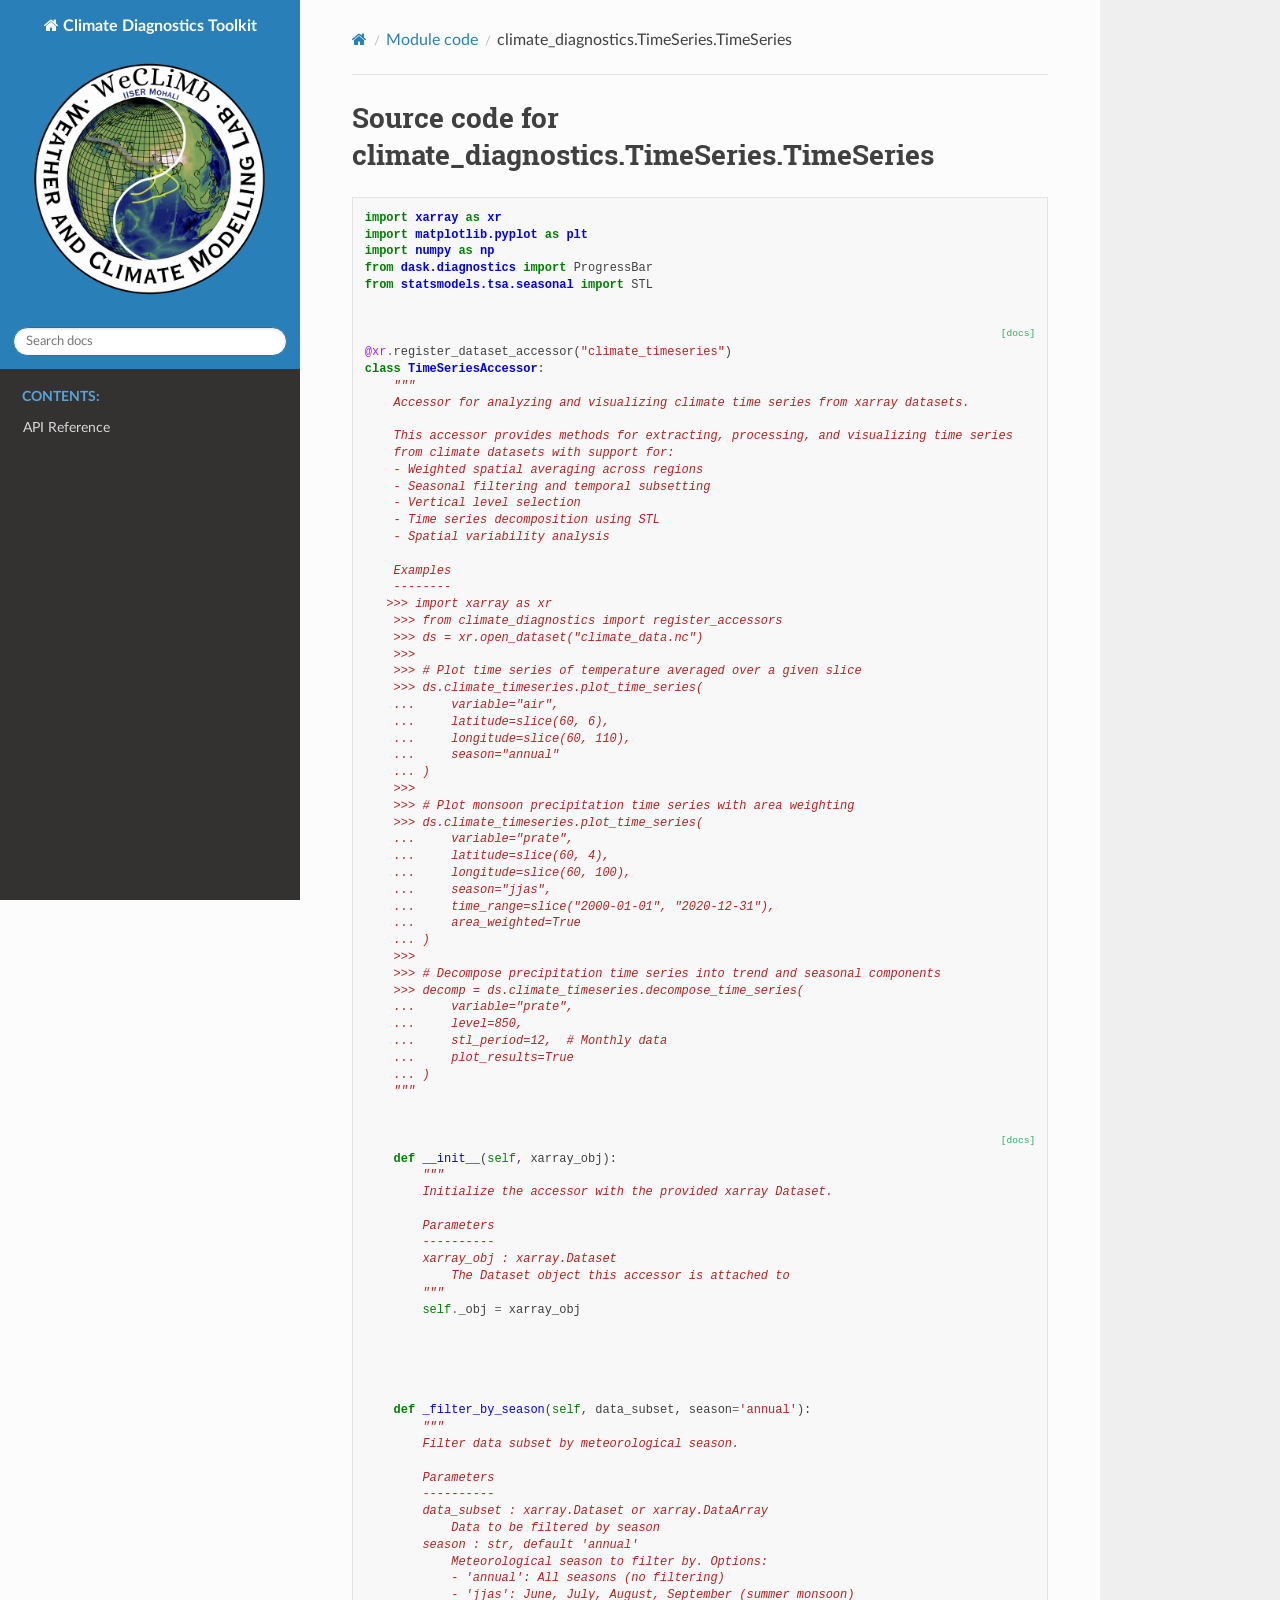
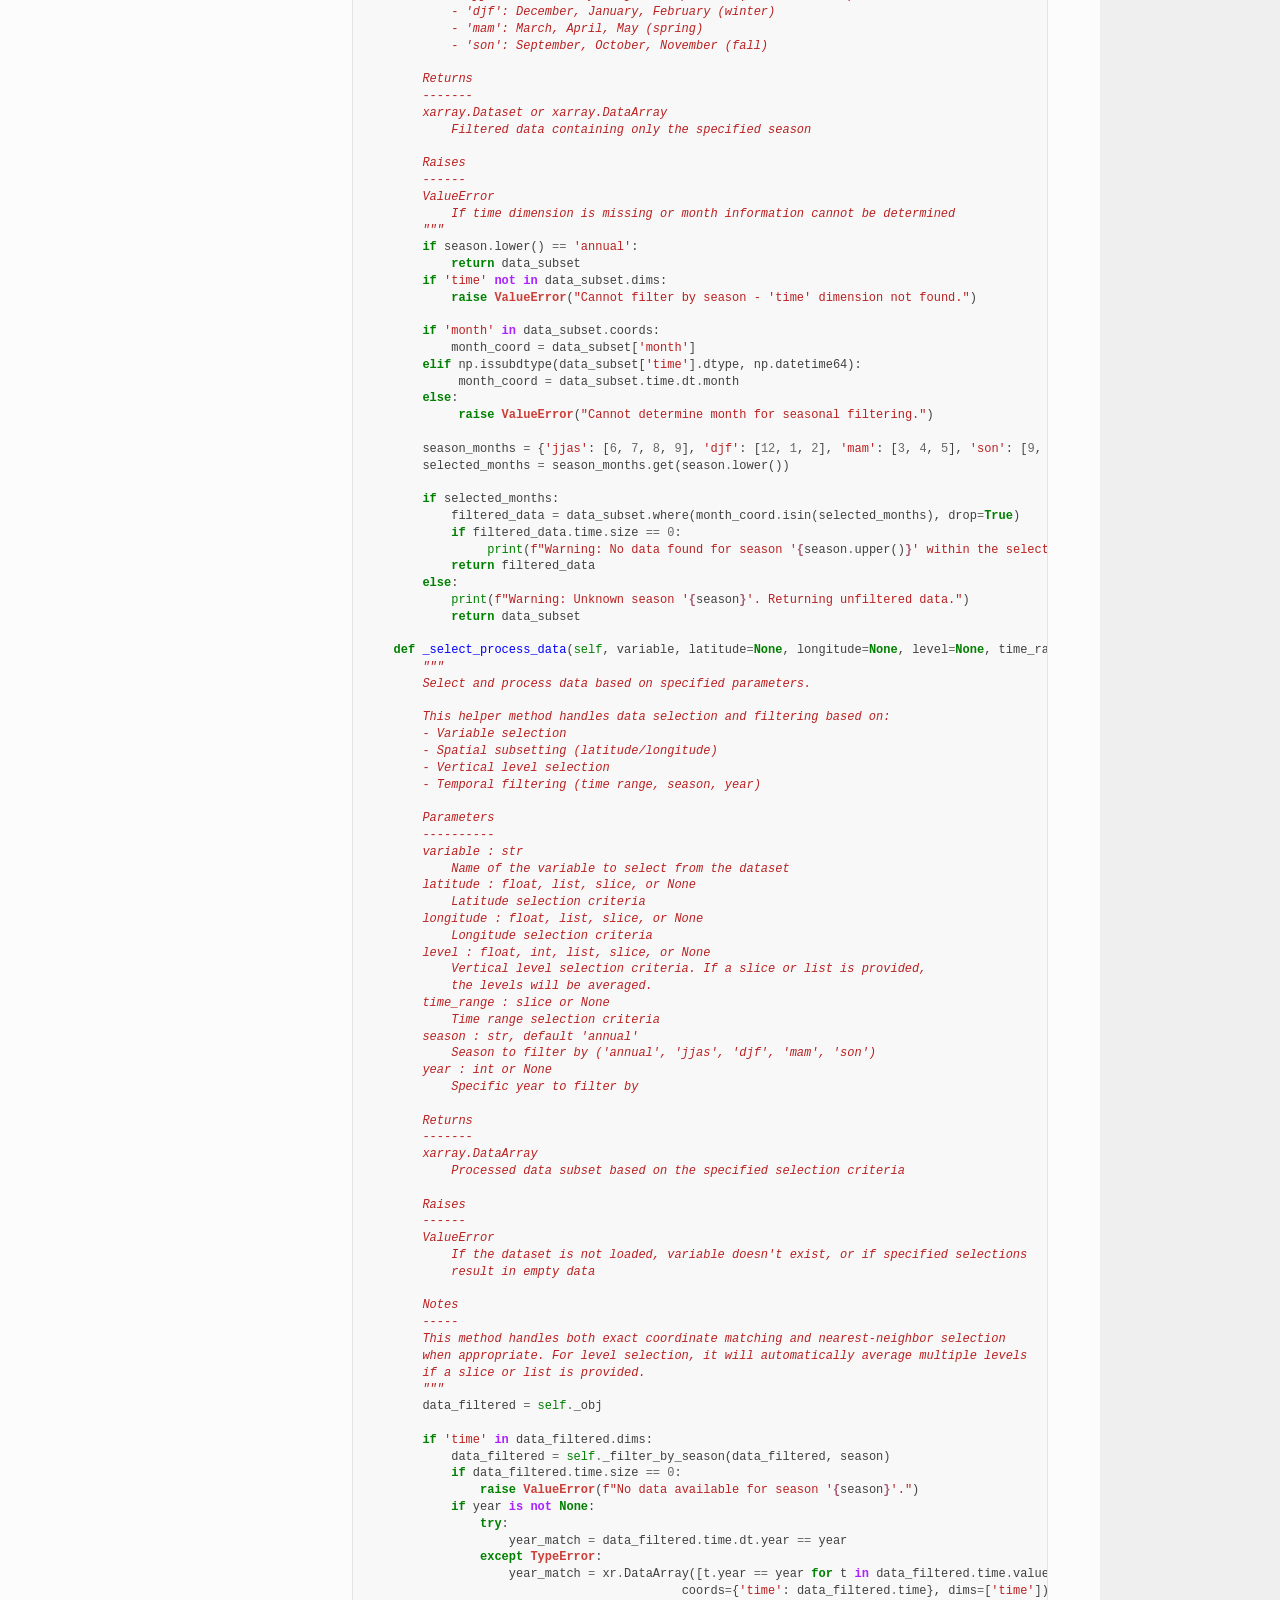
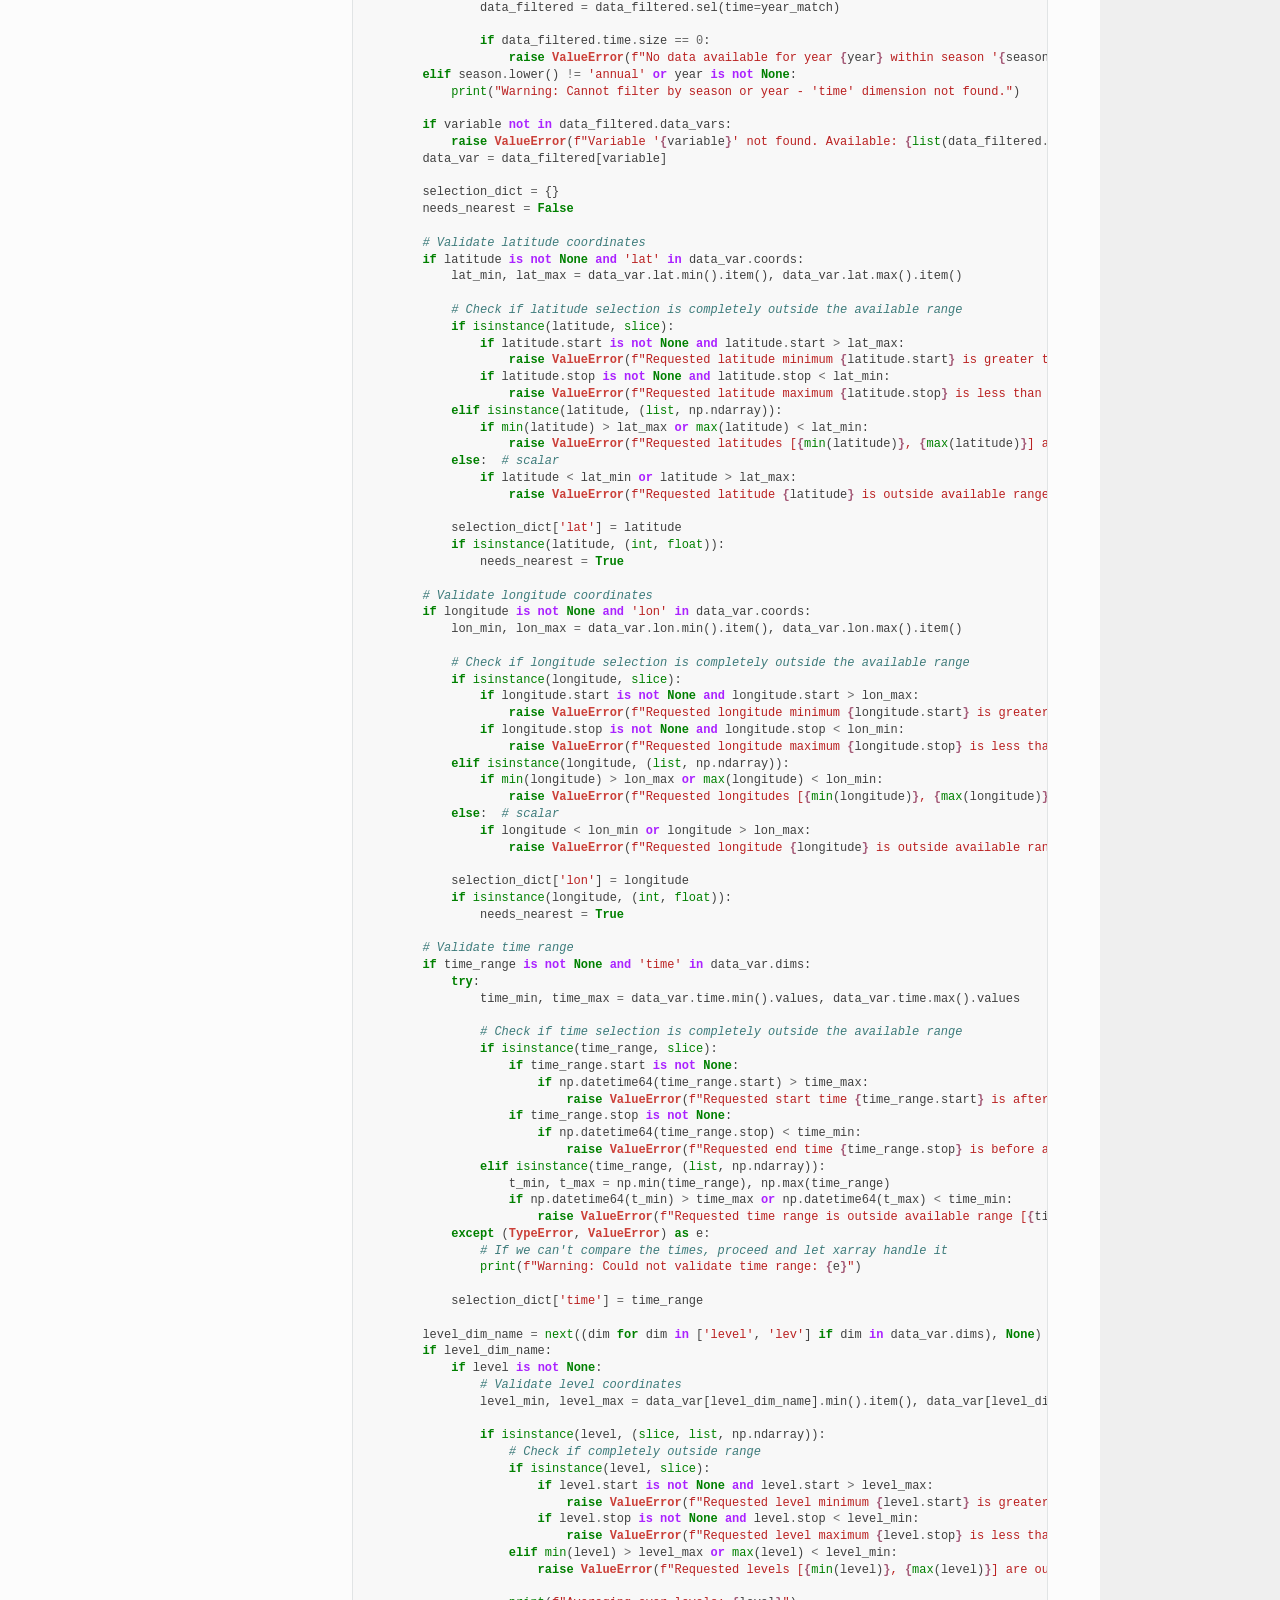
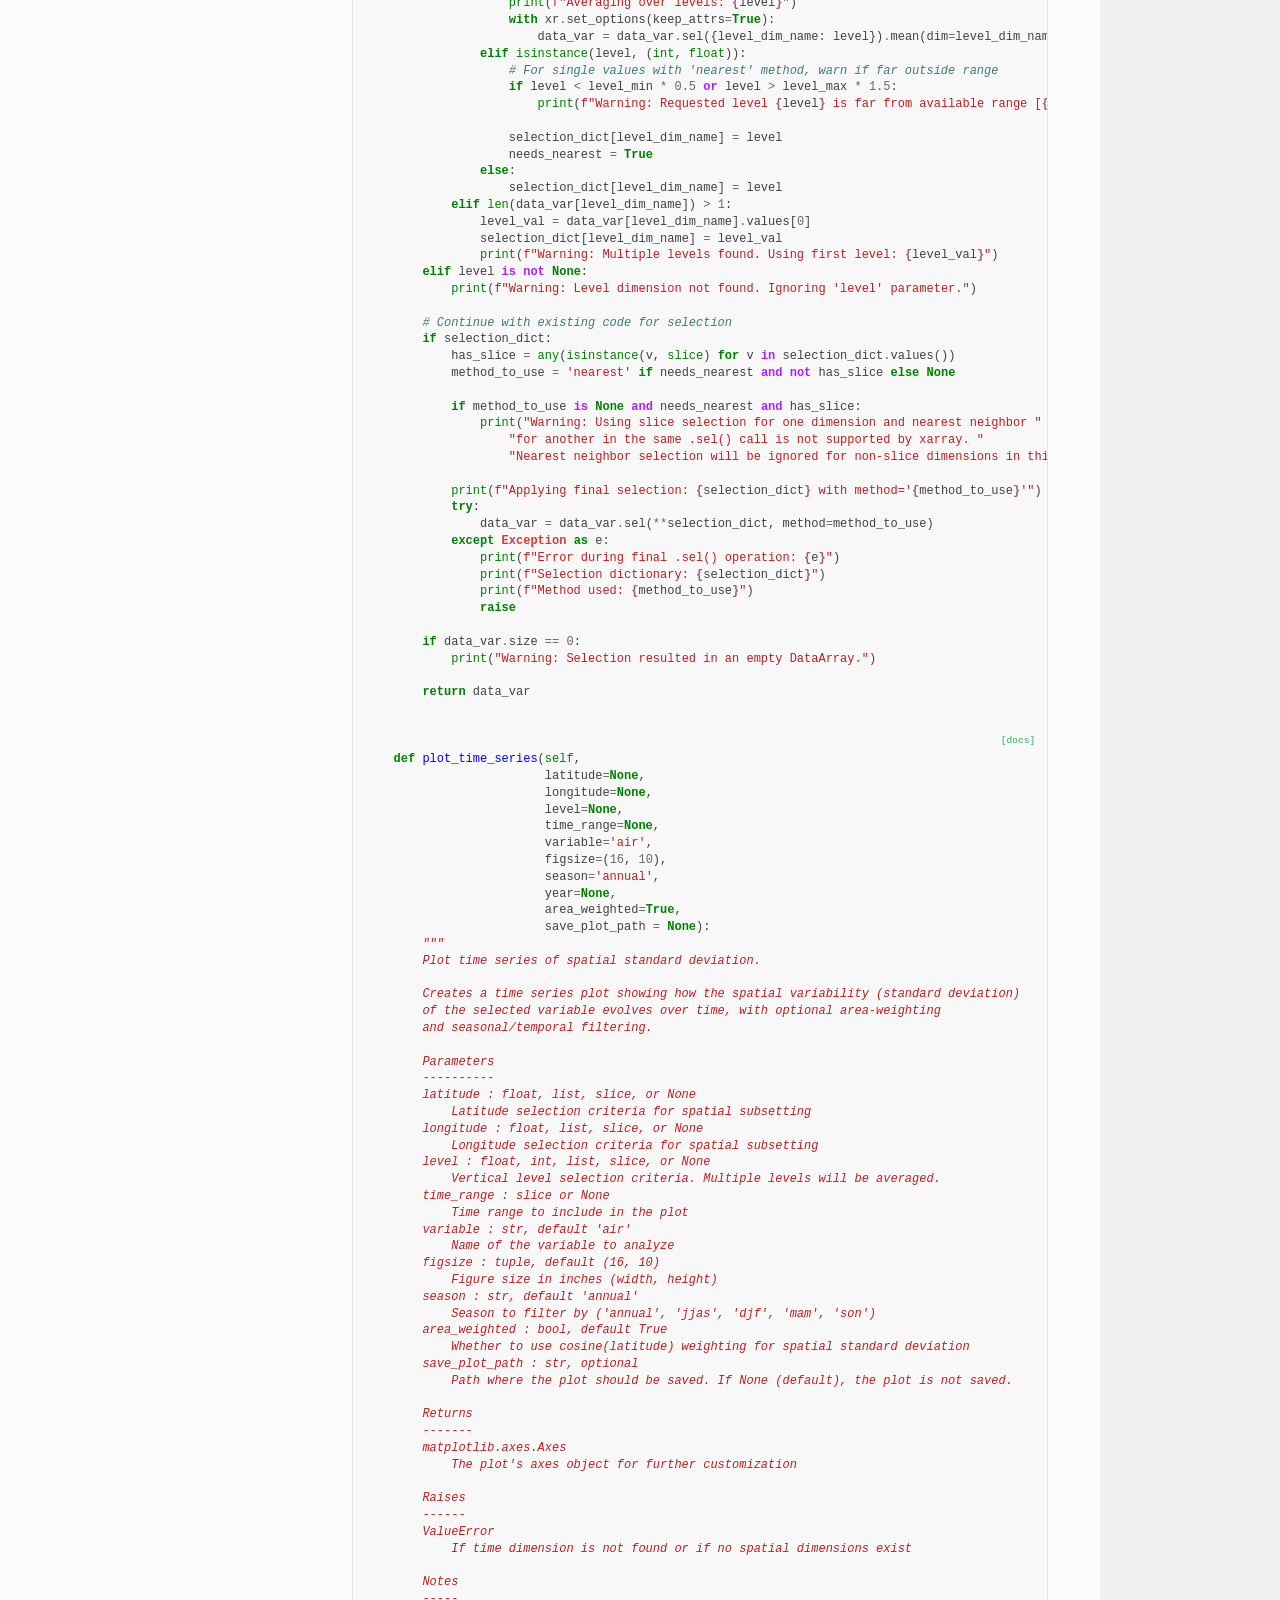
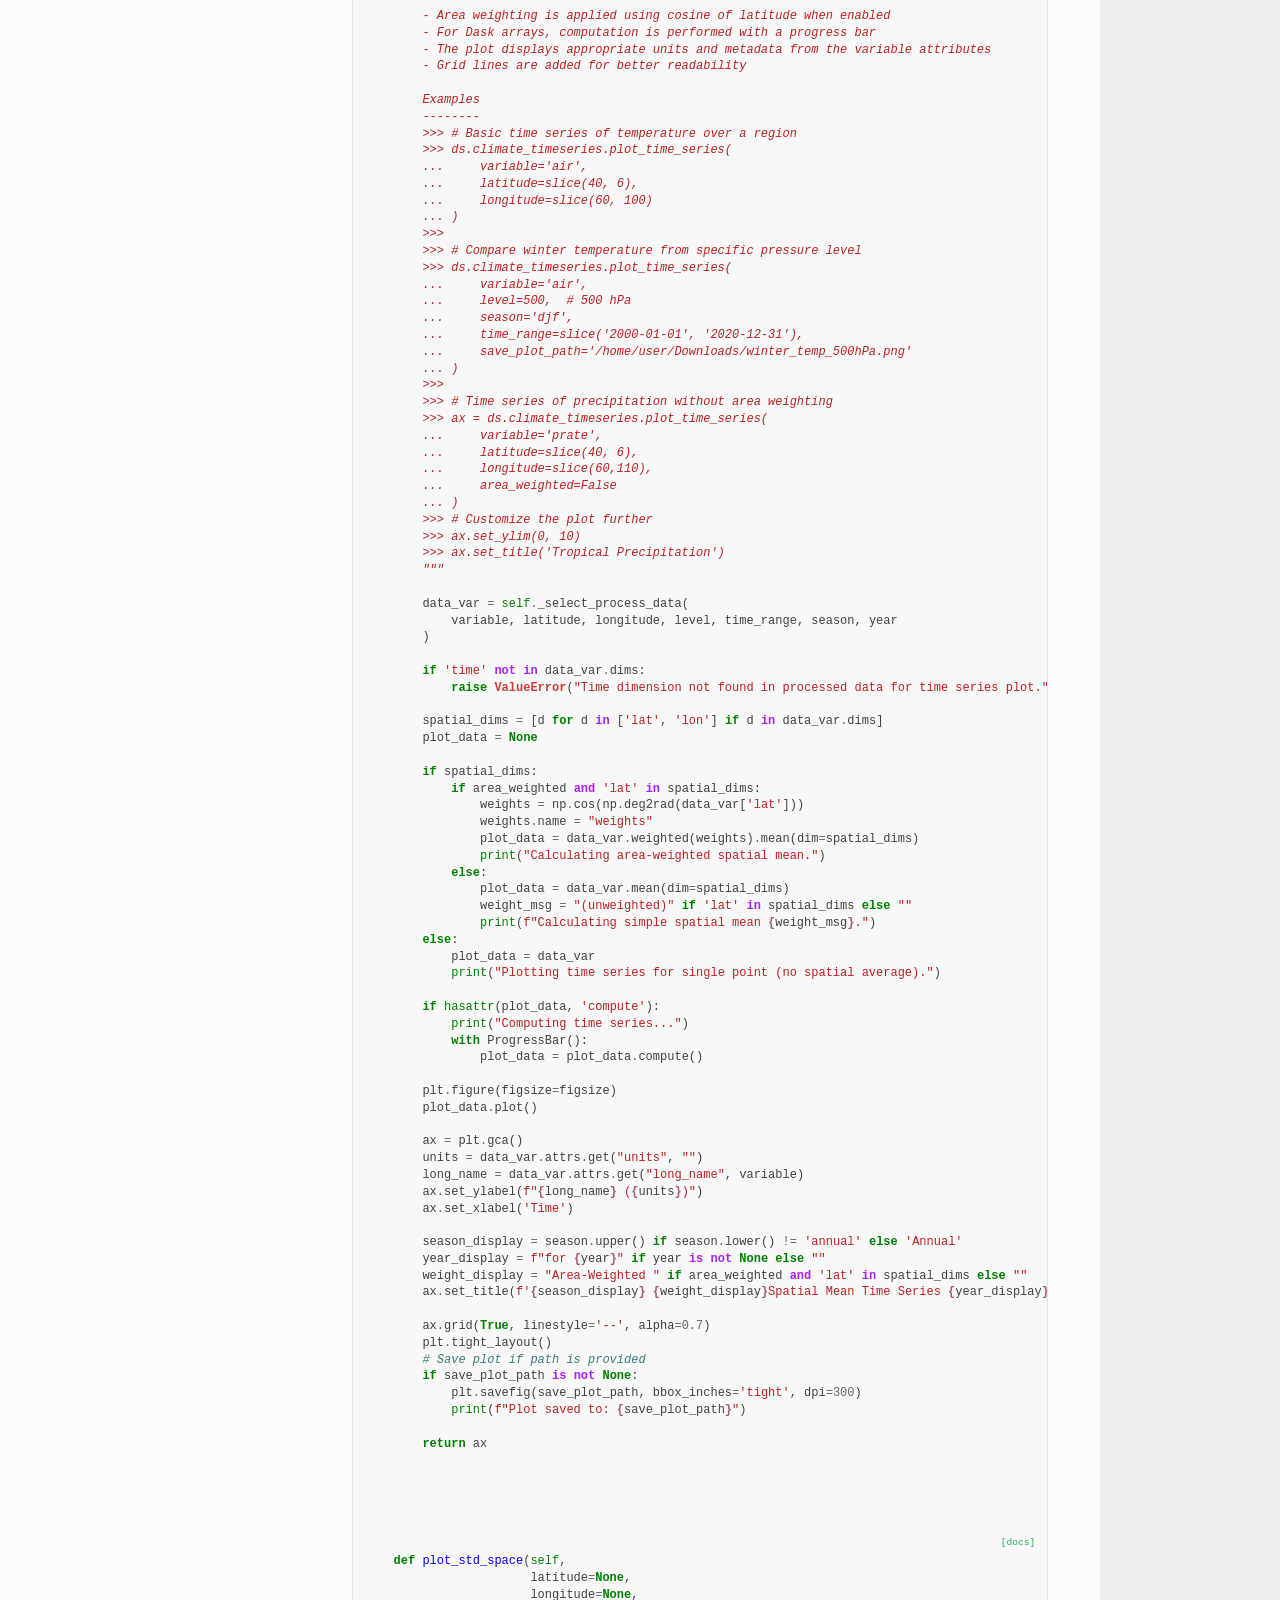
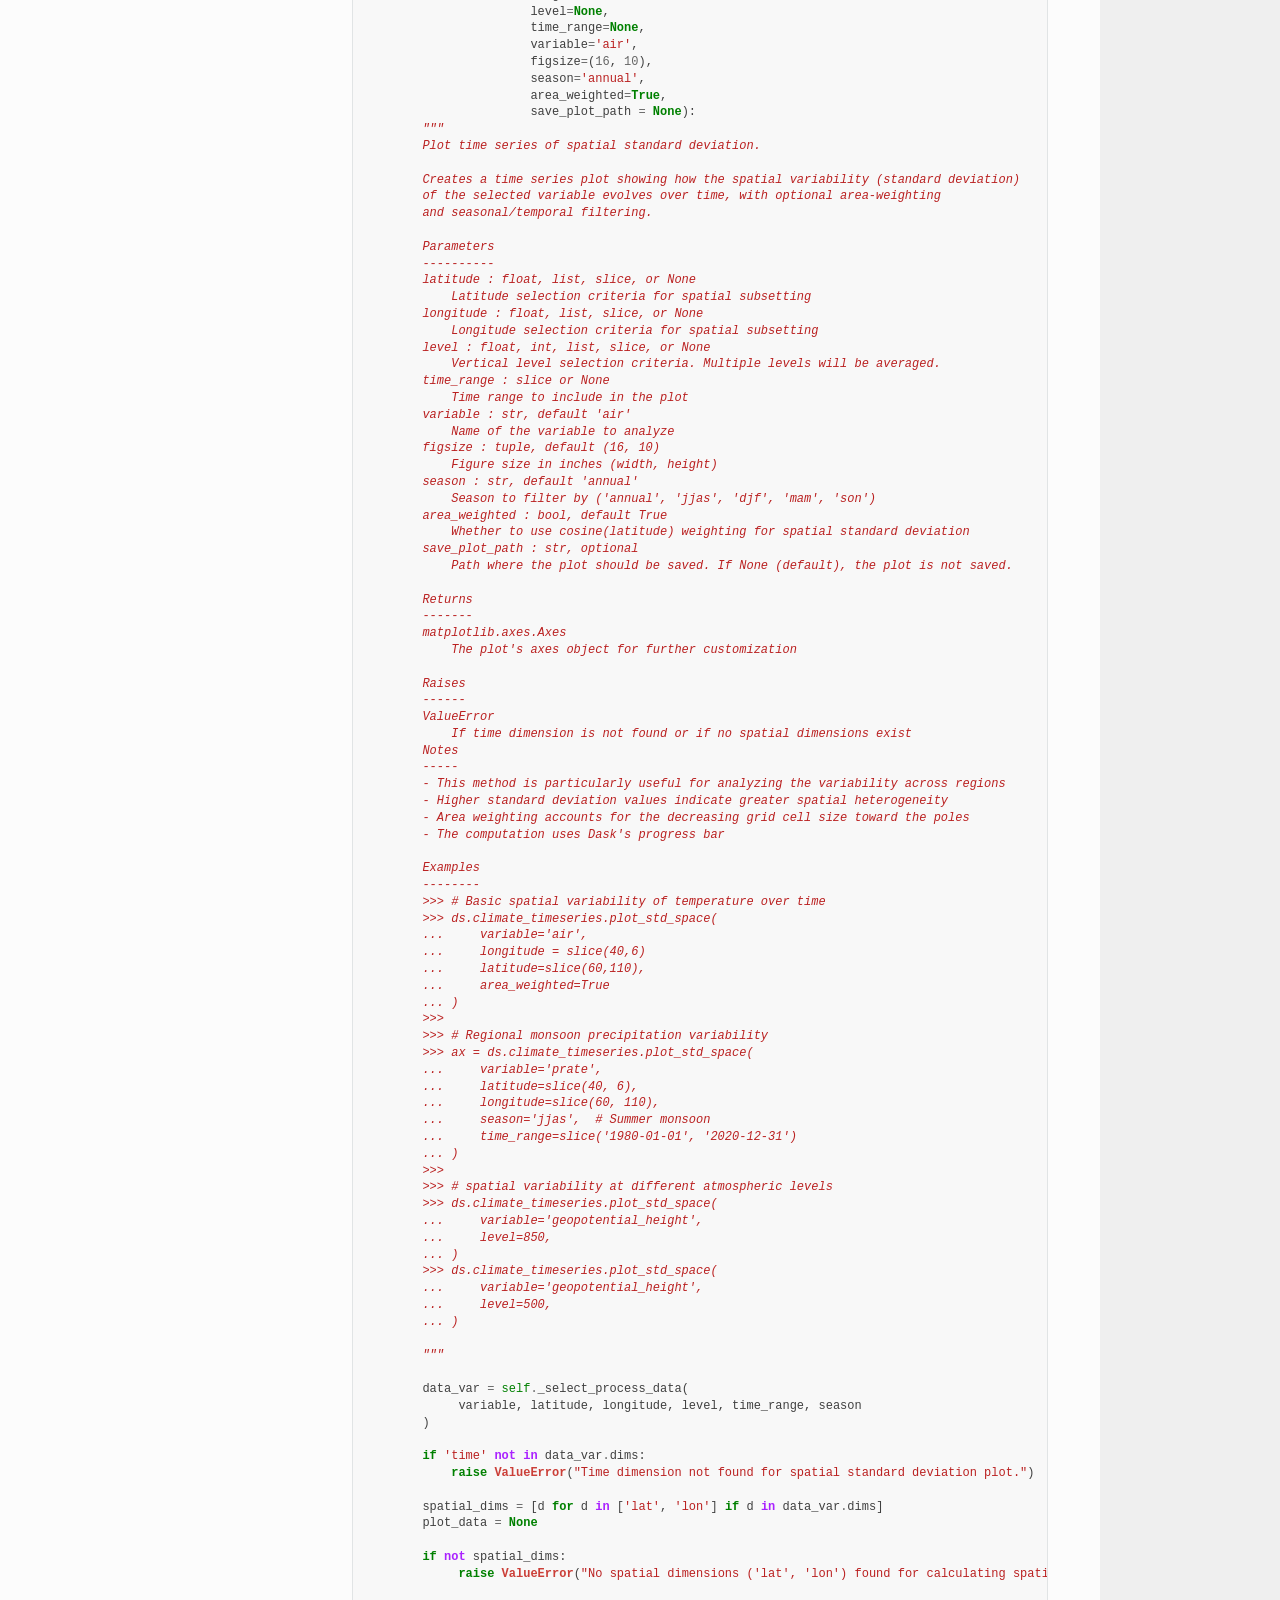
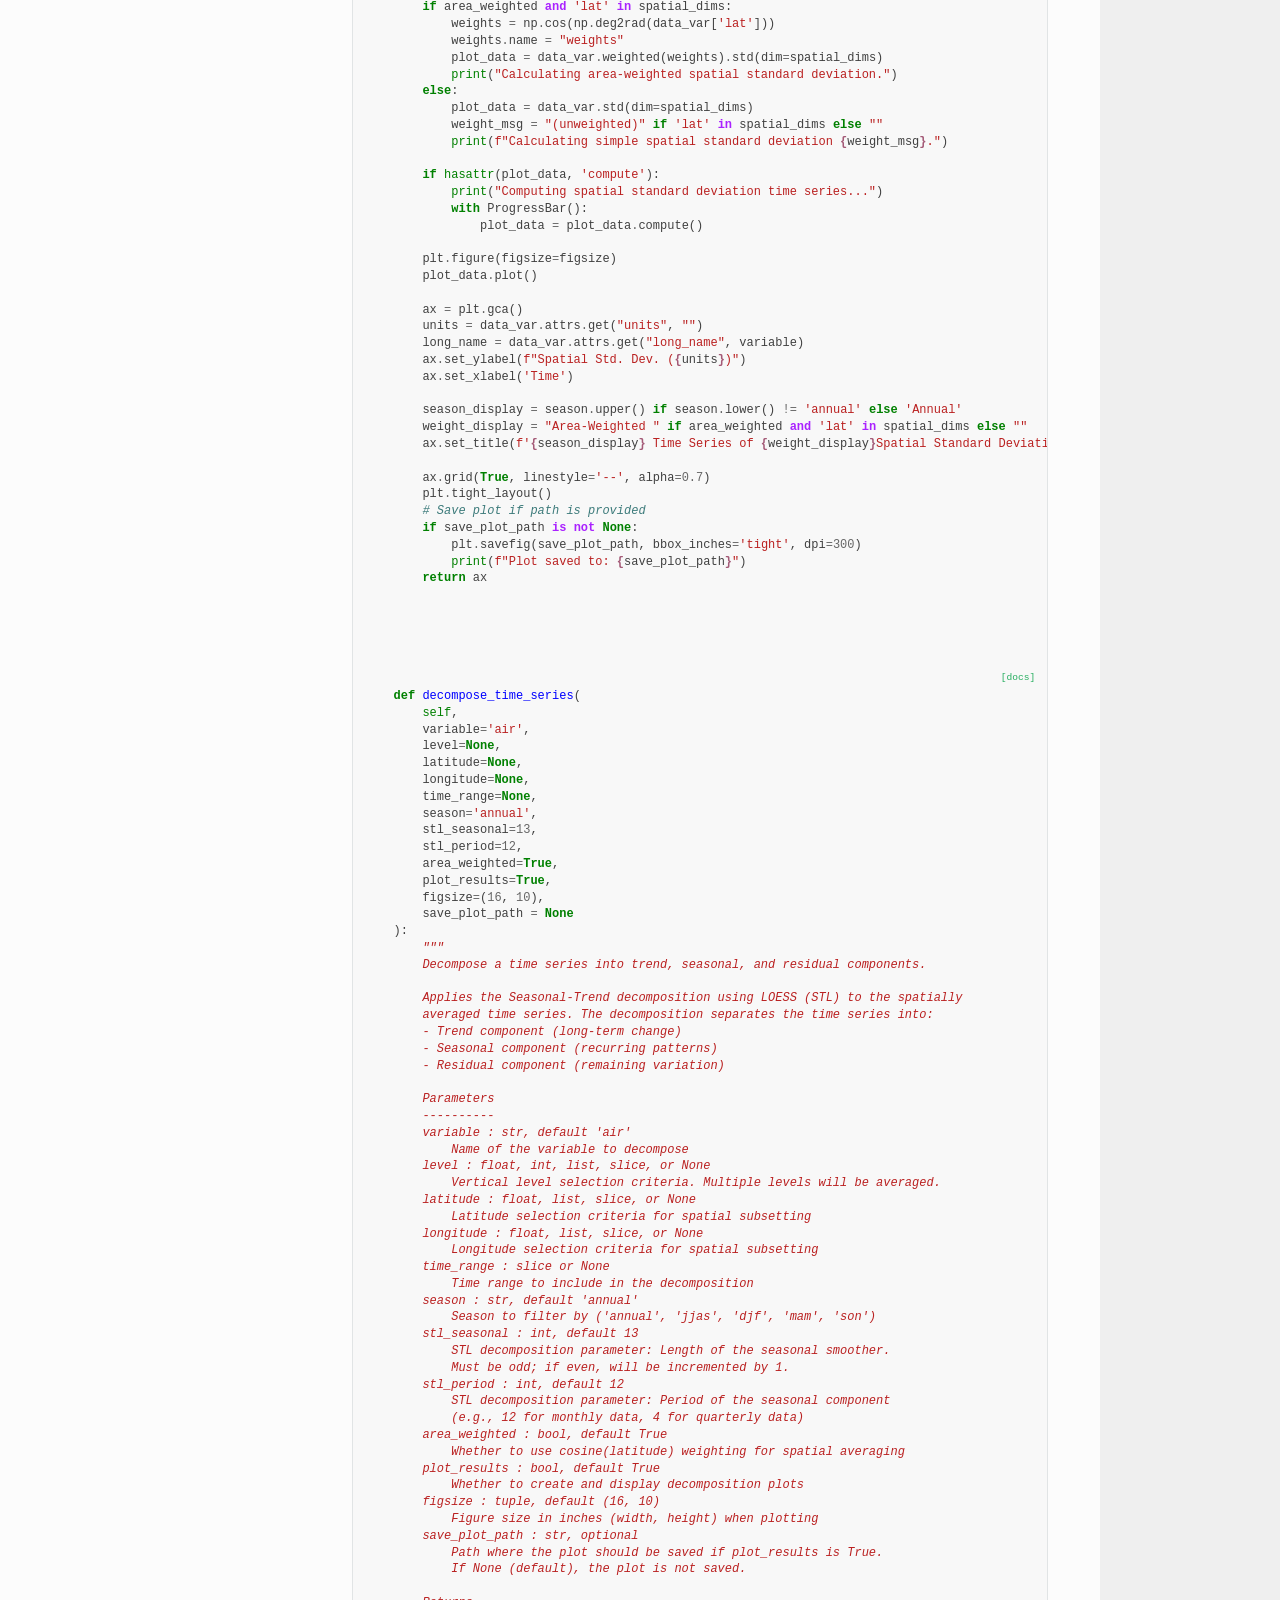
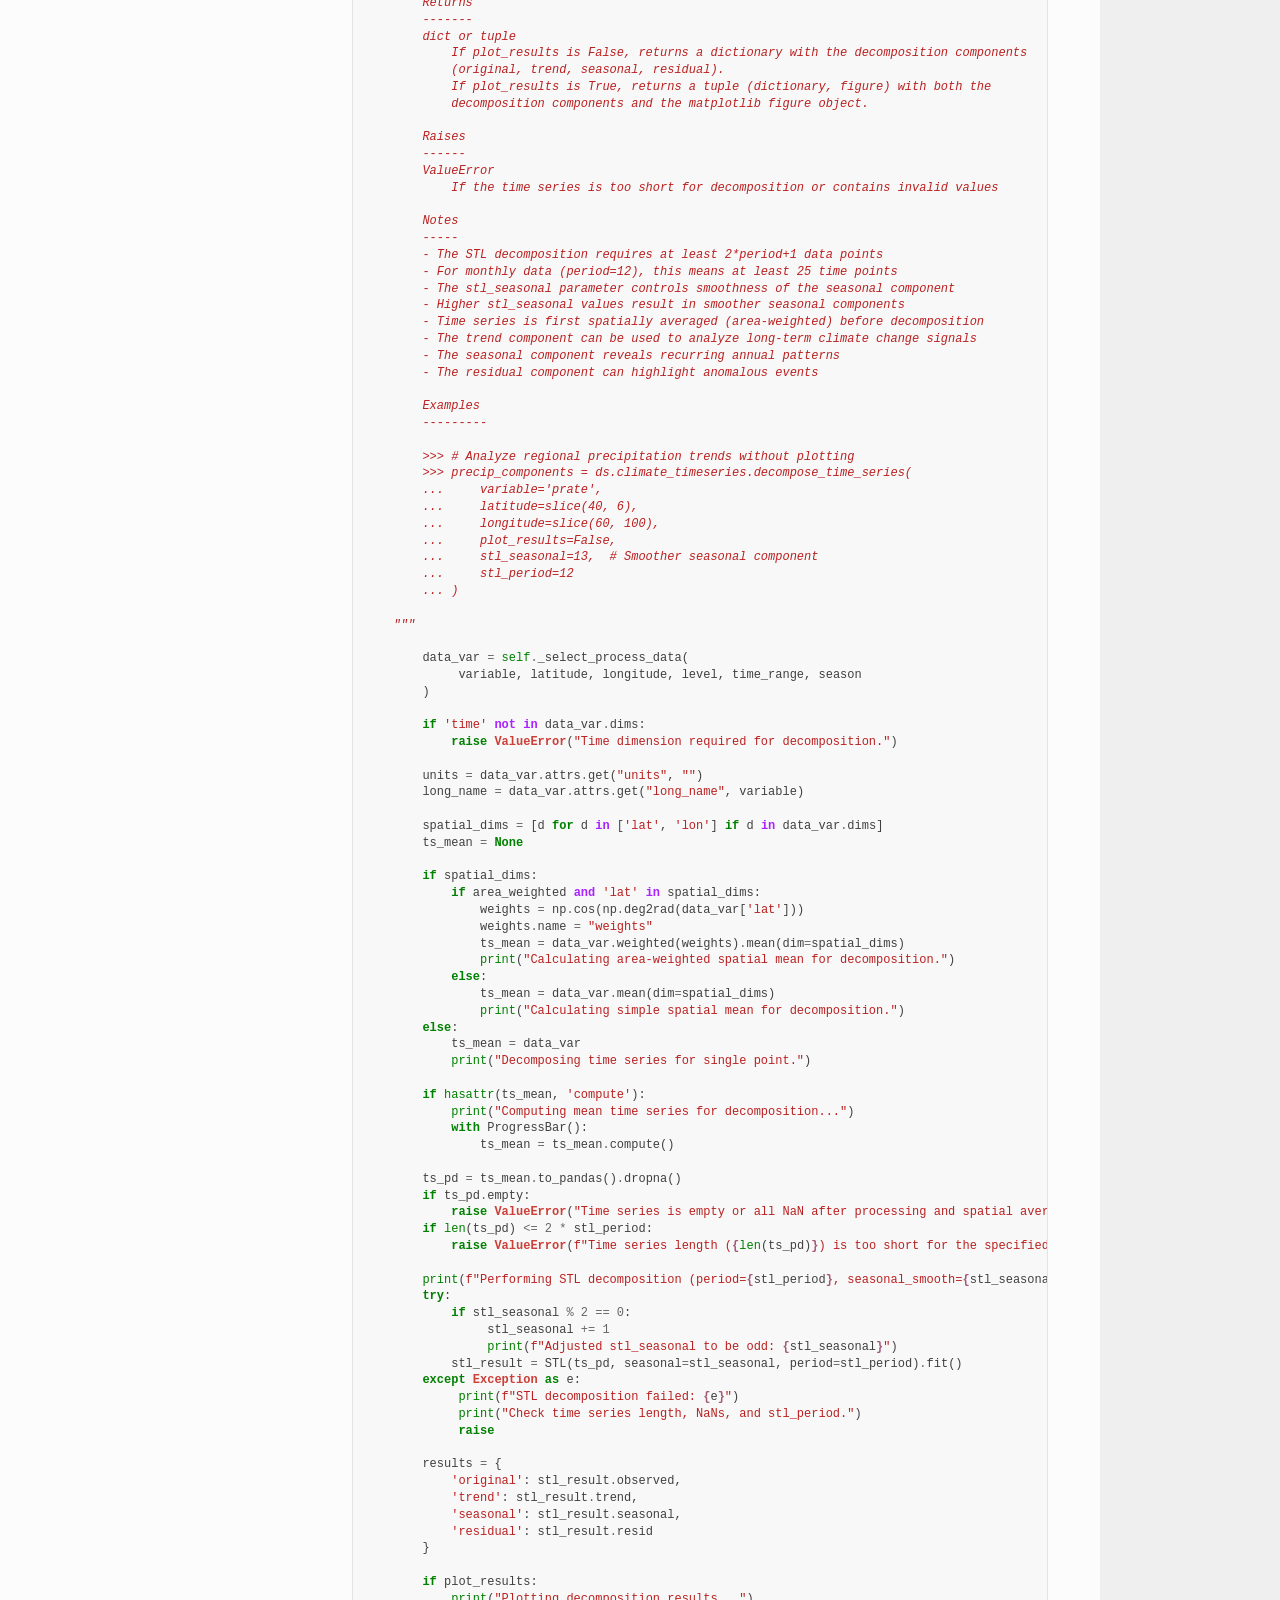
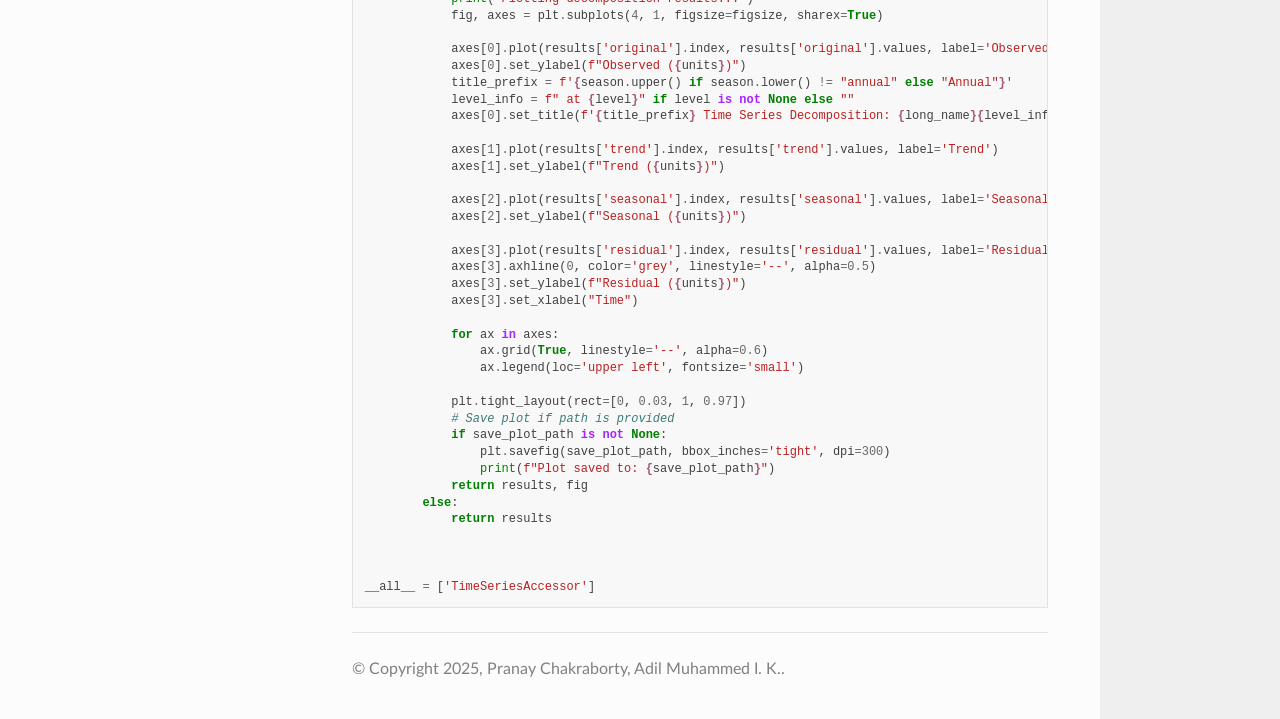
<file: _modules/climate_diagnostics/TimeSeries/TimeSeries.html>
<!DOCTYPE html>
<html class="writer-html5" lang="en" data-content_root="../../../">
<head>
  <meta charset="utf-8" />
  <meta name="viewport" content="width=device-width, initial-scale=1.0" />
  <title>climate_diagnostics.TimeSeries.TimeSeries &mdash; Climate Diagnostics Toolkit 0.2.1 documentation</title>
      <link rel="stylesheet" type="text/css" href="../../../_static/pygments.css?v=b86133f3" />
      <link rel="stylesheet" type="text/css" href="../../../_static/css/theme.css?v=e59714d7" />

  
      <script src="../../../_static/jquery.js?v=5d32c60e"></script>
      <script src="../../../_static/_sphinx_javascript_frameworks_compat.js?v=2cd50e6c"></script>
      <script src="../../../_static/documentation_options.js?v=37f418d5"></script>
      <script src="../../../_static/doctools.js?v=9bcbadda"></script>
      <script src="../../../_static/sphinx_highlight.js?v=dc90522c"></script>
    <script src="../../../_static/js/theme.js"></script>
    <link rel="index" title="Index" href="../../../genindex.html" />
    <link rel="search" title="Search" href="../../../search.html" /> 
</head>

<body class="wy-body-for-nav"> 
  <div class="wy-grid-for-nav">
    <nav data-toggle="wy-nav-shift" class="wy-nav-side">
      <div class="wy-side-scroll">
        <div class="wy-side-nav-search" >

          
          
          <a href="../../../index.html" class="icon icon-home">
            Climate Diagnostics Toolkit
              <img src="../../../_static/WeCLiMb_LOGO_1.png" class="logo" alt="Logo"/>
          </a>
<div role="search">
  <form id="rtd-search-form" class="wy-form" action="../../../search.html" method="get">
    <input type="text" name="q" placeholder="Search docs" aria-label="Search docs" />
    <input type="hidden" name="check_keywords" value="yes" />
    <input type="hidden" name="area" value="default" />
  </form>
</div>
        </div><div class="wy-menu wy-menu-vertical" data-spy="affix" role="navigation" aria-label="Navigation menu">
              <p class="caption" role="heading"><span class="caption-text">Contents:</span></p>
<ul>
<li class="toctree-l1"><a class="reference internal" href="../../../modules.html">API Reference</a></li>
</ul>

        </div>
      </div>
    </nav>

    <section data-toggle="wy-nav-shift" class="wy-nav-content-wrap"><nav class="wy-nav-top" aria-label="Mobile navigation menu" >
          <i data-toggle="wy-nav-top" class="fa fa-bars"></i>
          <a href="../../../index.html">Climate Diagnostics Toolkit</a>
      </nav>

      <div class="wy-nav-content">
        <div class="rst-content">
          <div role="navigation" aria-label="Page navigation">
  <ul class="wy-breadcrumbs">
      <li><a href="../../../index.html" class="icon icon-home" aria-label="Home"></a></li>
          <li class="breadcrumb-item"><a href="../../index.html">Module code</a></li>
      <li class="breadcrumb-item active">climate_diagnostics.TimeSeries.TimeSeries</li>
      <li class="wy-breadcrumbs-aside">
      </li>
  </ul>
  <hr/>
</div>
          <div role="main" class="document" itemscope="itemscope" itemtype="http://schema.org/Article">
           <div itemprop="articleBody">
             
  <h1>Source code for climate_diagnostics.TimeSeries.TimeSeries</h1><div class="highlight"><pre>
<span></span><span class="kn">import</span><span class="w"> </span><span class="nn">xarray</span><span class="w"> </span><span class="k">as</span><span class="w"> </span><span class="nn">xr</span>
<span class="kn">import</span><span class="w"> </span><span class="nn">matplotlib.pyplot</span><span class="w"> </span><span class="k">as</span><span class="w"> </span><span class="nn">plt</span>
<span class="kn">import</span><span class="w"> </span><span class="nn">numpy</span><span class="w"> </span><span class="k">as</span><span class="w"> </span><span class="nn">np</span>
<span class="kn">from</span><span class="w"> </span><span class="nn">dask.diagnostics</span><span class="w"> </span><span class="kn">import</span> <span class="n">ProgressBar</span>
<span class="kn">from</span><span class="w"> </span><span class="nn">statsmodels.tsa.seasonal</span><span class="w"> </span><span class="kn">import</span> <span class="n">STL</span>

<div class="viewcode-block" id="TimeSeriesAccessor">
<a class="viewcode-back" href="../../../climate_diagnostics.TimeSeries.TimeSeries.html#climate_diagnostics.TimeSeries.TimeSeries.TimeSeriesAccessor">[docs]</a>
<span class="nd">@xr</span><span class="o">.</span><span class="n">register_dataset_accessor</span><span class="p">(</span><span class="s2">&quot;climate_timeseries&quot;</span><span class="p">)</span>
<span class="k">class</span><span class="w"> </span><span class="nc">TimeSeriesAccessor</span><span class="p">:</span>
<span class="w">    </span><span class="sd">&quot;&quot;&quot;</span>
<span class="sd">    Accessor for analyzing and visualizing climate time series from xarray datasets.</span>
<span class="sd">    </span>
<span class="sd">    This accessor provides methods for extracting, processing, and visualizing time series</span>
<span class="sd">    from climate datasets with support for:</span>
<span class="sd">    - Weighted spatial averaging across regions</span>
<span class="sd">    - Seasonal filtering and temporal subsetting</span>
<span class="sd">    - Vertical level selection</span>
<span class="sd">    - Time series decomposition using STL</span>
<span class="sd">    - Spatial variability analysis</span>
<span class="sd">    </span>
<span class="sd">    Examples</span>
<span class="sd">    --------</span>
<span class="sd">   &gt;&gt;&gt; import xarray as xr</span>
<span class="sd">    &gt;&gt;&gt; from climate_diagnostics import register_accessors</span>
<span class="sd">    &gt;&gt;&gt; ds = xr.open_dataset(&quot;climate_data.nc&quot;)</span>
<span class="sd">    &gt;&gt;&gt; </span>
<span class="sd">    &gt;&gt;&gt; # Plot time series of temperature averaged over a given slice</span>
<span class="sd">    &gt;&gt;&gt; ds.climate_timeseries.plot_time_series(</span>
<span class="sd">    ...     variable=&quot;air&quot;,</span>
<span class="sd">    ...     latitude=slice(60, 6),</span>
<span class="sd">    ...     longitude=slice(60, 110),</span>
<span class="sd">    ...     season=&quot;annual&quot;</span>
<span class="sd">    ... )</span>
<span class="sd">    &gt;&gt;&gt; </span>
<span class="sd">    &gt;&gt;&gt; # Plot monsoon precipitation time series with area weighting</span>
<span class="sd">    &gt;&gt;&gt; ds.climate_timeseries.plot_time_series(</span>
<span class="sd">    ...     variable=&quot;prate&quot;, </span>
<span class="sd">    ...     latitude=slice(60, 4),</span>
<span class="sd">    ...     longitude=slice(60, 100), </span>
<span class="sd">    ...     season=&quot;jjas&quot;,</span>
<span class="sd">    ...     time_range=slice(&quot;2000-01-01&quot;, &quot;2020-12-31&quot;),</span>
<span class="sd">    ...     area_weighted=True</span>
<span class="sd">    ... )</span>
<span class="sd">    &gt;&gt;&gt; </span>
<span class="sd">    &gt;&gt;&gt; # Decompose precipitation time series into trend and seasonal components</span>
<span class="sd">    &gt;&gt;&gt; decomp = ds.climate_timeseries.decompose_time_series(</span>
<span class="sd">    ...     variable=&quot;prate&quot;, </span>
<span class="sd">    ...     level=850,</span>
<span class="sd">    ...     stl_period=12,  # Monthly data</span>
<span class="sd">    ...     plot_results=True</span>
<span class="sd">    ... )</span>
<span class="sd">    &quot;&quot;&quot;</span>

<div class="viewcode-block" id="TimeSeriesAccessor.__init__">
<a class="viewcode-back" href="../../../climate_diagnostics.TimeSeries.TimeSeries.html#climate_diagnostics.TimeSeries.TimeSeries.TimeSeriesAccessor.__init__">[docs]</a>
    <span class="k">def</span><span class="w"> </span><span class="fm">__init__</span><span class="p">(</span><span class="bp">self</span><span class="p">,</span> <span class="n">xarray_obj</span><span class="p">):</span>
<span class="w">        </span><span class="sd">&quot;&quot;&quot;</span>
<span class="sd">        Initialize the accessor with the provided xarray Dataset.</span>
<span class="sd">        </span>
<span class="sd">        Parameters</span>
<span class="sd">        ----------</span>
<span class="sd">        xarray_obj : xarray.Dataset</span>
<span class="sd">            The Dataset object this accessor is attached to</span>
<span class="sd">        &quot;&quot;&quot;</span>
        <span class="bp">self</span><span class="o">.</span><span class="n">_obj</span> <span class="o">=</span> <span class="n">xarray_obj</span></div>


    

    <span class="k">def</span><span class="w"> </span><span class="nf">_filter_by_season</span><span class="p">(</span><span class="bp">self</span><span class="p">,</span> <span class="n">data_subset</span><span class="p">,</span> <span class="n">season</span><span class="o">=</span><span class="s1">&#39;annual&#39;</span><span class="p">):</span>
<span class="w">        </span><span class="sd">&quot;&quot;&quot;</span>
<span class="sd">        Filter data subset by meteorological season.</span>
<span class="sd">    </span>
<span class="sd">        Parameters</span>
<span class="sd">        ----------</span>
<span class="sd">        data_subset : xarray.Dataset or xarray.DataArray</span>
<span class="sd">            Data to be filtered by season</span>
<span class="sd">        season : str, default &#39;annual&#39;</span>
<span class="sd">            Meteorological season to filter by. Options:</span>
<span class="sd">            - &#39;annual&#39;: All seasons (no filtering)</span>
<span class="sd">            - &#39;jjas&#39;: June, July, August, September (summer monsoon)</span>
<span class="sd">            - &#39;djf&#39;: December, January, February (winter)</span>
<span class="sd">            - &#39;mam&#39;: March, April, May (spring)</span>
<span class="sd">            - &#39;son&#39;: September, October, November (fall)</span>
<span class="sd">        </span>
<span class="sd">        Returns</span>
<span class="sd">        -------</span>
<span class="sd">        xarray.Dataset or xarray.DataArray</span>
<span class="sd">            Filtered data containing only the specified season</span>
<span class="sd">            </span>
<span class="sd">        Raises</span>
<span class="sd">        ------</span>
<span class="sd">        ValueError</span>
<span class="sd">            If time dimension is missing or month information cannot be determined</span>
<span class="sd">        &quot;&quot;&quot;</span>
        <span class="k">if</span> <span class="n">season</span><span class="o">.</span><span class="n">lower</span><span class="p">()</span> <span class="o">==</span> <span class="s1">&#39;annual&#39;</span><span class="p">:</span>
            <span class="k">return</span> <span class="n">data_subset</span>
        <span class="k">if</span> <span class="s1">&#39;time&#39;</span> <span class="ow">not</span> <span class="ow">in</span> <span class="n">data_subset</span><span class="o">.</span><span class="n">dims</span><span class="p">:</span>
            <span class="k">raise</span> <span class="ne">ValueError</span><span class="p">(</span><span class="s2">&quot;Cannot filter by season - &#39;time&#39; dimension not found.&quot;</span><span class="p">)</span>

        <span class="k">if</span> <span class="s1">&#39;month&#39;</span> <span class="ow">in</span> <span class="n">data_subset</span><span class="o">.</span><span class="n">coords</span><span class="p">:</span>
            <span class="n">month_coord</span> <span class="o">=</span> <span class="n">data_subset</span><span class="p">[</span><span class="s1">&#39;month&#39;</span><span class="p">]</span>
        <span class="k">elif</span> <span class="n">np</span><span class="o">.</span><span class="n">issubdtype</span><span class="p">(</span><span class="n">data_subset</span><span class="p">[</span><span class="s1">&#39;time&#39;</span><span class="p">]</span><span class="o">.</span><span class="n">dtype</span><span class="p">,</span> <span class="n">np</span><span class="o">.</span><span class="n">datetime64</span><span class="p">):</span>
             <span class="n">month_coord</span> <span class="o">=</span> <span class="n">data_subset</span><span class="o">.</span><span class="n">time</span><span class="o">.</span><span class="n">dt</span><span class="o">.</span><span class="n">month</span>
        <span class="k">else</span><span class="p">:</span>
             <span class="k">raise</span> <span class="ne">ValueError</span><span class="p">(</span><span class="s2">&quot;Cannot determine month for seasonal filtering.&quot;</span><span class="p">)</span>

        <span class="n">season_months</span> <span class="o">=</span> <span class="p">{</span><span class="s1">&#39;jjas&#39;</span><span class="p">:</span> <span class="p">[</span><span class="mi">6</span><span class="p">,</span> <span class="mi">7</span><span class="p">,</span> <span class="mi">8</span><span class="p">,</span> <span class="mi">9</span><span class="p">],</span> <span class="s1">&#39;djf&#39;</span><span class="p">:</span> <span class="p">[</span><span class="mi">12</span><span class="p">,</span> <span class="mi">1</span><span class="p">,</span> <span class="mi">2</span><span class="p">],</span> <span class="s1">&#39;mam&#39;</span><span class="p">:</span> <span class="p">[</span><span class="mi">3</span><span class="p">,</span> <span class="mi">4</span><span class="p">,</span> <span class="mi">5</span><span class="p">],</span> <span class="s1">&#39;son&#39;</span><span class="p">:</span> <span class="p">[</span><span class="mi">9</span><span class="p">,</span> <span class="mi">10</span><span class="p">,</span> <span class="mi">11</span><span class="p">]}</span>
        <span class="n">selected_months</span> <span class="o">=</span> <span class="n">season_months</span><span class="o">.</span><span class="n">get</span><span class="p">(</span><span class="n">season</span><span class="o">.</span><span class="n">lower</span><span class="p">())</span>

        <span class="k">if</span> <span class="n">selected_months</span><span class="p">:</span>
            <span class="n">filtered_data</span> <span class="o">=</span> <span class="n">data_subset</span><span class="o">.</span><span class="n">where</span><span class="p">(</span><span class="n">month_coord</span><span class="o">.</span><span class="n">isin</span><span class="p">(</span><span class="n">selected_months</span><span class="p">),</span> <span class="n">drop</span><span class="o">=</span><span class="kc">True</span><span class="p">)</span>
            <span class="k">if</span> <span class="n">filtered_data</span><span class="o">.</span><span class="n">time</span><span class="o">.</span><span class="n">size</span> <span class="o">==</span> <span class="mi">0</span><span class="p">:</span>
                 <span class="nb">print</span><span class="p">(</span><span class="sa">f</span><span class="s2">&quot;Warning: No data found for season &#39;</span><span class="si">{</span><span class="n">season</span><span class="o">.</span><span class="n">upper</span><span class="p">()</span><span class="si">}</span><span class="s2">&#39; within the selected time range.&quot;</span><span class="p">)</span>
            <span class="k">return</span> <span class="n">filtered_data</span>
        <span class="k">else</span><span class="p">:</span>
            <span class="nb">print</span><span class="p">(</span><span class="sa">f</span><span class="s2">&quot;Warning: Unknown season &#39;</span><span class="si">{</span><span class="n">season</span><span class="si">}</span><span class="s2">&#39;. Returning unfiltered data.&quot;</span><span class="p">)</span>
            <span class="k">return</span> <span class="n">data_subset</span>

    <span class="k">def</span><span class="w"> </span><span class="nf">_select_process_data</span><span class="p">(</span><span class="bp">self</span><span class="p">,</span> <span class="n">variable</span><span class="p">,</span> <span class="n">latitude</span><span class="o">=</span><span class="kc">None</span><span class="p">,</span> <span class="n">longitude</span><span class="o">=</span><span class="kc">None</span><span class="p">,</span> <span class="n">level</span><span class="o">=</span><span class="kc">None</span><span class="p">,</span> <span class="n">time_range</span><span class="o">=</span><span class="kc">None</span><span class="p">,</span> <span class="n">season</span><span class="o">=</span><span class="s1">&#39;annual&#39;</span><span class="p">,</span> <span class="n">year</span><span class="o">=</span><span class="kc">None</span><span class="p">):</span>
<span class="w">        </span><span class="sd">&quot;&quot;&quot;</span>
<span class="sd">        Select and process data based on specified parameters.</span>
<span class="sd">    </span>
<span class="sd">        This helper method handles data selection and filtering based on:</span>
<span class="sd">        - Variable selection</span>
<span class="sd">        - Spatial subsetting (latitude/longitude)</span>
<span class="sd">        - Vertical level selection</span>
<span class="sd">        - Temporal filtering (time range, season, year)</span>
<span class="sd">        </span>
<span class="sd">        Parameters</span>
<span class="sd">        ----------</span>
<span class="sd">        variable : str</span>
<span class="sd">            Name of the variable to select from the dataset</span>
<span class="sd">        latitude : float, list, slice, or None</span>
<span class="sd">            Latitude selection criteria</span>
<span class="sd">        longitude : float, list, slice, or None</span>
<span class="sd">            Longitude selection criteria</span>
<span class="sd">        level : float, int, list, slice, or None</span>
<span class="sd">            Vertical level selection criteria. If a slice or list is provided,</span>
<span class="sd">            the levels will be averaged.</span>
<span class="sd">        time_range : slice or None</span>
<span class="sd">            Time range selection criteria</span>
<span class="sd">        season : str, default &#39;annual&#39;</span>
<span class="sd">            Season to filter by (&#39;annual&#39;, &#39;jjas&#39;, &#39;djf&#39;, &#39;mam&#39;, &#39;son&#39;)</span>
<span class="sd">        year : int or None</span>
<span class="sd">            Specific year to filter by</span>
<span class="sd">            </span>
<span class="sd">        Returns</span>
<span class="sd">        -------</span>
<span class="sd">        xarray.DataArray</span>
<span class="sd">            Processed data subset based on the specified selection criteria</span>
<span class="sd">            </span>
<span class="sd">        Raises</span>
<span class="sd">        ------</span>
<span class="sd">        ValueError</span>
<span class="sd">            If the dataset is not loaded, variable doesn&#39;t exist, or if specified selections </span>
<span class="sd">            result in empty data</span>
<span class="sd">            </span>
<span class="sd">        Notes</span>
<span class="sd">        -----</span>
<span class="sd">        This method handles both exact coordinate matching and nearest-neighbor selection</span>
<span class="sd">        when appropriate. For level selection, it will automatically average multiple levels</span>
<span class="sd">        if a slice or list is provided.</span>
<span class="sd">        &quot;&quot;&quot;</span>
        <span class="n">data_filtered</span> <span class="o">=</span> <span class="bp">self</span><span class="o">.</span><span class="n">_obj</span>

        <span class="k">if</span> <span class="s1">&#39;time&#39;</span> <span class="ow">in</span> <span class="n">data_filtered</span><span class="o">.</span><span class="n">dims</span><span class="p">:</span>
            <span class="n">data_filtered</span> <span class="o">=</span> <span class="bp">self</span><span class="o">.</span><span class="n">_filter_by_season</span><span class="p">(</span><span class="n">data_filtered</span><span class="p">,</span> <span class="n">season</span><span class="p">)</span>
            <span class="k">if</span> <span class="n">data_filtered</span><span class="o">.</span><span class="n">time</span><span class="o">.</span><span class="n">size</span> <span class="o">==</span> <span class="mi">0</span><span class="p">:</span>
                <span class="k">raise</span> <span class="ne">ValueError</span><span class="p">(</span><span class="sa">f</span><span class="s2">&quot;No data available for season &#39;</span><span class="si">{</span><span class="n">season</span><span class="si">}</span><span class="s2">&#39;.&quot;</span><span class="p">)</span>
            <span class="k">if</span> <span class="n">year</span> <span class="ow">is</span> <span class="ow">not</span> <span class="kc">None</span><span class="p">:</span>
                <span class="k">try</span><span class="p">:</span>
                    <span class="n">year_match</span> <span class="o">=</span> <span class="n">data_filtered</span><span class="o">.</span><span class="n">time</span><span class="o">.</span><span class="n">dt</span><span class="o">.</span><span class="n">year</span> <span class="o">==</span> <span class="n">year</span>
                <span class="k">except</span> <span class="ne">TypeError</span><span class="p">:</span>
                    <span class="n">year_match</span> <span class="o">=</span> <span class="n">xr</span><span class="o">.</span><span class="n">DataArray</span><span class="p">([</span><span class="n">t</span><span class="o">.</span><span class="n">year</span> <span class="o">==</span> <span class="n">year</span> <span class="k">for</span> <span class="n">t</span> <span class="ow">in</span> <span class="n">data_filtered</span><span class="o">.</span><span class="n">time</span><span class="o">.</span><span class="n">values</span><span class="p">],</span>
                                            <span class="n">coords</span><span class="o">=</span><span class="p">{</span><span class="s1">&#39;time&#39;</span><span class="p">:</span> <span class="n">data_filtered</span><span class="o">.</span><span class="n">time</span><span class="p">},</span> <span class="n">dims</span><span class="o">=</span><span class="p">[</span><span class="s1">&#39;time&#39;</span><span class="p">])</span>
                <span class="n">data_filtered</span> <span class="o">=</span> <span class="n">data_filtered</span><span class="o">.</span><span class="n">sel</span><span class="p">(</span><span class="n">time</span><span class="o">=</span><span class="n">year_match</span><span class="p">)</span>

                <span class="k">if</span> <span class="n">data_filtered</span><span class="o">.</span><span class="n">time</span><span class="o">.</span><span class="n">size</span> <span class="o">==</span> <span class="mi">0</span><span class="p">:</span>
                    <span class="k">raise</span> <span class="ne">ValueError</span><span class="p">(</span><span class="sa">f</span><span class="s2">&quot;No data available for year </span><span class="si">{</span><span class="n">year</span><span class="si">}</span><span class="s2"> within season &#39;</span><span class="si">{</span><span class="n">season</span><span class="si">}</span><span class="s2">&#39;.&quot;</span><span class="p">)</span>
        <span class="k">elif</span> <span class="n">season</span><span class="o">.</span><span class="n">lower</span><span class="p">()</span> <span class="o">!=</span> <span class="s1">&#39;annual&#39;</span> <span class="ow">or</span> <span class="n">year</span> <span class="ow">is</span> <span class="ow">not</span> <span class="kc">None</span><span class="p">:</span>
            <span class="nb">print</span><span class="p">(</span><span class="s2">&quot;Warning: Cannot filter by season or year - &#39;time&#39; dimension not found.&quot;</span><span class="p">)</span>

        <span class="k">if</span> <span class="n">variable</span> <span class="ow">not</span> <span class="ow">in</span> <span class="n">data_filtered</span><span class="o">.</span><span class="n">data_vars</span><span class="p">:</span>
            <span class="k">raise</span> <span class="ne">ValueError</span><span class="p">(</span><span class="sa">f</span><span class="s2">&quot;Variable &#39;</span><span class="si">{</span><span class="n">variable</span><span class="si">}</span><span class="s2">&#39; not found. Available: </span><span class="si">{</span><span class="nb">list</span><span class="p">(</span><span class="n">data_filtered</span><span class="o">.</span><span class="n">data_vars</span><span class="p">)</span><span class="si">}</span><span class="s2">&quot;</span><span class="p">)</span>
        <span class="n">data_var</span> <span class="o">=</span> <span class="n">data_filtered</span><span class="p">[</span><span class="n">variable</span><span class="p">]</span>

        <span class="n">selection_dict</span> <span class="o">=</span> <span class="p">{}</span>
        <span class="n">needs_nearest</span> <span class="o">=</span> <span class="kc">False</span>

        <span class="c1"># Validate latitude coordinates</span>
        <span class="k">if</span> <span class="n">latitude</span> <span class="ow">is</span> <span class="ow">not</span> <span class="kc">None</span> <span class="ow">and</span> <span class="s1">&#39;lat&#39;</span> <span class="ow">in</span> <span class="n">data_var</span><span class="o">.</span><span class="n">coords</span><span class="p">:</span>
            <span class="n">lat_min</span><span class="p">,</span> <span class="n">lat_max</span> <span class="o">=</span> <span class="n">data_var</span><span class="o">.</span><span class="n">lat</span><span class="o">.</span><span class="n">min</span><span class="p">()</span><span class="o">.</span><span class="n">item</span><span class="p">(),</span> <span class="n">data_var</span><span class="o">.</span><span class="n">lat</span><span class="o">.</span><span class="n">max</span><span class="p">()</span><span class="o">.</span><span class="n">item</span><span class="p">()</span>
            
            <span class="c1"># Check if latitude selection is completely outside the available range</span>
            <span class="k">if</span> <span class="nb">isinstance</span><span class="p">(</span><span class="n">latitude</span><span class="p">,</span> <span class="nb">slice</span><span class="p">):</span>
                <span class="k">if</span> <span class="n">latitude</span><span class="o">.</span><span class="n">start</span> <span class="ow">is</span> <span class="ow">not</span> <span class="kc">None</span> <span class="ow">and</span> <span class="n">latitude</span><span class="o">.</span><span class="n">start</span> <span class="o">&gt;</span> <span class="n">lat_max</span><span class="p">:</span>
                    <span class="k">raise</span> <span class="ne">ValueError</span><span class="p">(</span><span class="sa">f</span><span class="s2">&quot;Requested latitude minimum </span><span class="si">{</span><span class="n">latitude</span><span class="o">.</span><span class="n">start</span><span class="si">}</span><span class="s2"> is greater than available maximum </span><span class="si">{</span><span class="n">lat_max</span><span class="si">}</span><span class="s2">&quot;</span><span class="p">)</span>
                <span class="k">if</span> <span class="n">latitude</span><span class="o">.</span><span class="n">stop</span> <span class="ow">is</span> <span class="ow">not</span> <span class="kc">None</span> <span class="ow">and</span> <span class="n">latitude</span><span class="o">.</span><span class="n">stop</span> <span class="o">&lt;</span> <span class="n">lat_min</span><span class="p">:</span>
                    <span class="k">raise</span> <span class="ne">ValueError</span><span class="p">(</span><span class="sa">f</span><span class="s2">&quot;Requested latitude maximum </span><span class="si">{</span><span class="n">latitude</span><span class="o">.</span><span class="n">stop</span><span class="si">}</span><span class="s2"> is less than available minimum </span><span class="si">{</span><span class="n">lat_min</span><span class="si">}</span><span class="s2">&quot;</span><span class="p">)</span>
            <span class="k">elif</span> <span class="nb">isinstance</span><span class="p">(</span><span class="n">latitude</span><span class="p">,</span> <span class="p">(</span><span class="nb">list</span><span class="p">,</span> <span class="n">np</span><span class="o">.</span><span class="n">ndarray</span><span class="p">)):</span>
                <span class="k">if</span> <span class="nb">min</span><span class="p">(</span><span class="n">latitude</span><span class="p">)</span> <span class="o">&gt;</span> <span class="n">lat_max</span> <span class="ow">or</span> <span class="nb">max</span><span class="p">(</span><span class="n">latitude</span><span class="p">)</span> <span class="o">&lt;</span> <span class="n">lat_min</span><span class="p">:</span>
                    <span class="k">raise</span> <span class="ne">ValueError</span><span class="p">(</span><span class="sa">f</span><span class="s2">&quot;Requested latitudes [</span><span class="si">{</span><span class="nb">min</span><span class="p">(</span><span class="n">latitude</span><span class="p">)</span><span class="si">}</span><span class="s2">, </span><span class="si">{</span><span class="nb">max</span><span class="p">(</span><span class="n">latitude</span><span class="p">)</span><span class="si">}</span><span class="s2">] are outside available range [</span><span class="si">{</span><span class="n">lat_min</span><span class="si">}</span><span class="s2">, </span><span class="si">{</span><span class="n">lat_max</span><span class="si">}</span><span class="s2">]&quot;</span><span class="p">)</span>
            <span class="k">else</span><span class="p">:</span>  <span class="c1"># scalar</span>
                <span class="k">if</span> <span class="n">latitude</span> <span class="o">&lt;</span> <span class="n">lat_min</span> <span class="ow">or</span> <span class="n">latitude</span> <span class="o">&gt;</span> <span class="n">lat_max</span><span class="p">:</span>
                    <span class="k">raise</span> <span class="ne">ValueError</span><span class="p">(</span><span class="sa">f</span><span class="s2">&quot;Requested latitude </span><span class="si">{</span><span class="n">latitude</span><span class="si">}</span><span class="s2"> is outside available range [</span><span class="si">{</span><span class="n">lat_min</span><span class="si">}</span><span class="s2">, </span><span class="si">{</span><span class="n">lat_max</span><span class="si">}</span><span class="s2">]&quot;</span><span class="p">)</span>
            
            <span class="n">selection_dict</span><span class="p">[</span><span class="s1">&#39;lat&#39;</span><span class="p">]</span> <span class="o">=</span> <span class="n">latitude</span>
            <span class="k">if</span> <span class="nb">isinstance</span><span class="p">(</span><span class="n">latitude</span><span class="p">,</span> <span class="p">(</span><span class="nb">int</span><span class="p">,</span> <span class="nb">float</span><span class="p">)):</span>
                <span class="n">needs_nearest</span> <span class="o">=</span> <span class="kc">True</span>

        <span class="c1"># Validate longitude coordinates</span>
        <span class="k">if</span> <span class="n">longitude</span> <span class="ow">is</span> <span class="ow">not</span> <span class="kc">None</span> <span class="ow">and</span> <span class="s1">&#39;lon&#39;</span> <span class="ow">in</span> <span class="n">data_var</span><span class="o">.</span><span class="n">coords</span><span class="p">:</span>
            <span class="n">lon_min</span><span class="p">,</span> <span class="n">lon_max</span> <span class="o">=</span> <span class="n">data_var</span><span class="o">.</span><span class="n">lon</span><span class="o">.</span><span class="n">min</span><span class="p">()</span><span class="o">.</span><span class="n">item</span><span class="p">(),</span> <span class="n">data_var</span><span class="o">.</span><span class="n">lon</span><span class="o">.</span><span class="n">max</span><span class="p">()</span><span class="o">.</span><span class="n">item</span><span class="p">()</span>
            
            <span class="c1"># Check if longitude selection is completely outside the available range</span>
            <span class="k">if</span> <span class="nb">isinstance</span><span class="p">(</span><span class="n">longitude</span><span class="p">,</span> <span class="nb">slice</span><span class="p">):</span>
                <span class="k">if</span> <span class="n">longitude</span><span class="o">.</span><span class="n">start</span> <span class="ow">is</span> <span class="ow">not</span> <span class="kc">None</span> <span class="ow">and</span> <span class="n">longitude</span><span class="o">.</span><span class="n">start</span> <span class="o">&gt;</span> <span class="n">lon_max</span><span class="p">:</span>
                    <span class="k">raise</span> <span class="ne">ValueError</span><span class="p">(</span><span class="sa">f</span><span class="s2">&quot;Requested longitude minimum </span><span class="si">{</span><span class="n">longitude</span><span class="o">.</span><span class="n">start</span><span class="si">}</span><span class="s2"> is greater than available maximum </span><span class="si">{</span><span class="n">lon_max</span><span class="si">}</span><span class="s2">&quot;</span><span class="p">)</span>
                <span class="k">if</span> <span class="n">longitude</span><span class="o">.</span><span class="n">stop</span> <span class="ow">is</span> <span class="ow">not</span> <span class="kc">None</span> <span class="ow">and</span> <span class="n">longitude</span><span class="o">.</span><span class="n">stop</span> <span class="o">&lt;</span> <span class="n">lon_min</span><span class="p">:</span>
                    <span class="k">raise</span> <span class="ne">ValueError</span><span class="p">(</span><span class="sa">f</span><span class="s2">&quot;Requested longitude maximum </span><span class="si">{</span><span class="n">longitude</span><span class="o">.</span><span class="n">stop</span><span class="si">}</span><span class="s2"> is less than available minimum </span><span class="si">{</span><span class="n">lon_min</span><span class="si">}</span><span class="s2">&quot;</span><span class="p">)</span>
            <span class="k">elif</span> <span class="nb">isinstance</span><span class="p">(</span><span class="n">longitude</span><span class="p">,</span> <span class="p">(</span><span class="nb">list</span><span class="p">,</span> <span class="n">np</span><span class="o">.</span><span class="n">ndarray</span><span class="p">)):</span>
                <span class="k">if</span> <span class="nb">min</span><span class="p">(</span><span class="n">longitude</span><span class="p">)</span> <span class="o">&gt;</span> <span class="n">lon_max</span> <span class="ow">or</span> <span class="nb">max</span><span class="p">(</span><span class="n">longitude</span><span class="p">)</span> <span class="o">&lt;</span> <span class="n">lon_min</span><span class="p">:</span>
                    <span class="k">raise</span> <span class="ne">ValueError</span><span class="p">(</span><span class="sa">f</span><span class="s2">&quot;Requested longitudes [</span><span class="si">{</span><span class="nb">min</span><span class="p">(</span><span class="n">longitude</span><span class="p">)</span><span class="si">}</span><span class="s2">, </span><span class="si">{</span><span class="nb">max</span><span class="p">(</span><span class="n">longitude</span><span class="p">)</span><span class="si">}</span><span class="s2">] are outside available range [</span><span class="si">{</span><span class="n">lon_min</span><span class="si">}</span><span class="s2">, </span><span class="si">{</span><span class="n">lon_max</span><span class="si">}</span><span class="s2">]&quot;</span><span class="p">)</span>
            <span class="k">else</span><span class="p">:</span>  <span class="c1"># scalar</span>
                <span class="k">if</span> <span class="n">longitude</span> <span class="o">&lt;</span> <span class="n">lon_min</span> <span class="ow">or</span> <span class="n">longitude</span> <span class="o">&gt;</span> <span class="n">lon_max</span><span class="p">:</span>
                    <span class="k">raise</span> <span class="ne">ValueError</span><span class="p">(</span><span class="sa">f</span><span class="s2">&quot;Requested longitude </span><span class="si">{</span><span class="n">longitude</span><span class="si">}</span><span class="s2"> is outside available range [</span><span class="si">{</span><span class="n">lon_min</span><span class="si">}</span><span class="s2">, </span><span class="si">{</span><span class="n">lon_max</span><span class="si">}</span><span class="s2">]&quot;</span><span class="p">)</span>
            
            <span class="n">selection_dict</span><span class="p">[</span><span class="s1">&#39;lon&#39;</span><span class="p">]</span> <span class="o">=</span> <span class="n">longitude</span>
            <span class="k">if</span> <span class="nb">isinstance</span><span class="p">(</span><span class="n">longitude</span><span class="p">,</span> <span class="p">(</span><span class="nb">int</span><span class="p">,</span> <span class="nb">float</span><span class="p">)):</span>
                <span class="n">needs_nearest</span> <span class="o">=</span> <span class="kc">True</span>

        <span class="c1"># Validate time range</span>
        <span class="k">if</span> <span class="n">time_range</span> <span class="ow">is</span> <span class="ow">not</span> <span class="kc">None</span> <span class="ow">and</span> <span class="s1">&#39;time&#39;</span> <span class="ow">in</span> <span class="n">data_var</span><span class="o">.</span><span class="n">dims</span><span class="p">:</span>
            <span class="k">try</span><span class="p">:</span>
                <span class="n">time_min</span><span class="p">,</span> <span class="n">time_max</span> <span class="o">=</span> <span class="n">data_var</span><span class="o">.</span><span class="n">time</span><span class="o">.</span><span class="n">min</span><span class="p">()</span><span class="o">.</span><span class="n">values</span><span class="p">,</span> <span class="n">data_var</span><span class="o">.</span><span class="n">time</span><span class="o">.</span><span class="n">max</span><span class="p">()</span><span class="o">.</span><span class="n">values</span>
                
                <span class="c1"># Check if time selection is completely outside the available range</span>
                <span class="k">if</span> <span class="nb">isinstance</span><span class="p">(</span><span class="n">time_range</span><span class="p">,</span> <span class="nb">slice</span><span class="p">):</span>
                    <span class="k">if</span> <span class="n">time_range</span><span class="o">.</span><span class="n">start</span> <span class="ow">is</span> <span class="ow">not</span> <span class="kc">None</span><span class="p">:</span>
                        <span class="k">if</span> <span class="n">np</span><span class="o">.</span><span class="n">datetime64</span><span class="p">(</span><span class="n">time_range</span><span class="o">.</span><span class="n">start</span><span class="p">)</span> <span class="o">&gt;</span> <span class="n">time_max</span><span class="p">:</span>
                            <span class="k">raise</span> <span class="ne">ValueError</span><span class="p">(</span><span class="sa">f</span><span class="s2">&quot;Requested start time </span><span class="si">{</span><span class="n">time_range</span><span class="o">.</span><span class="n">start</span><span class="si">}</span><span class="s2"> is after available maximum </span><span class="si">{</span><span class="n">time_max</span><span class="si">}</span><span class="s2">&quot;</span><span class="p">)</span>
                    <span class="k">if</span> <span class="n">time_range</span><span class="o">.</span><span class="n">stop</span> <span class="ow">is</span> <span class="ow">not</span> <span class="kc">None</span><span class="p">:</span>
                        <span class="k">if</span> <span class="n">np</span><span class="o">.</span><span class="n">datetime64</span><span class="p">(</span><span class="n">time_range</span><span class="o">.</span><span class="n">stop</span><span class="p">)</span> <span class="o">&lt;</span> <span class="n">time_min</span><span class="p">:</span>
                            <span class="k">raise</span> <span class="ne">ValueError</span><span class="p">(</span><span class="sa">f</span><span class="s2">&quot;Requested end time </span><span class="si">{</span><span class="n">time_range</span><span class="o">.</span><span class="n">stop</span><span class="si">}</span><span class="s2"> is before available minimum </span><span class="si">{</span><span class="n">time_min</span><span class="si">}</span><span class="s2">&quot;</span><span class="p">)</span>
                <span class="k">elif</span> <span class="nb">isinstance</span><span class="p">(</span><span class="n">time_range</span><span class="p">,</span> <span class="p">(</span><span class="nb">list</span><span class="p">,</span> <span class="n">np</span><span class="o">.</span><span class="n">ndarray</span><span class="p">)):</span>
                    <span class="n">t_min</span><span class="p">,</span> <span class="n">t_max</span> <span class="o">=</span> <span class="n">np</span><span class="o">.</span><span class="n">min</span><span class="p">(</span><span class="n">time_range</span><span class="p">),</span> <span class="n">np</span><span class="o">.</span><span class="n">max</span><span class="p">(</span><span class="n">time_range</span><span class="p">)</span>
                    <span class="k">if</span> <span class="n">np</span><span class="o">.</span><span class="n">datetime64</span><span class="p">(</span><span class="n">t_min</span><span class="p">)</span> <span class="o">&gt;</span> <span class="n">time_max</span> <span class="ow">or</span> <span class="n">np</span><span class="o">.</span><span class="n">datetime64</span><span class="p">(</span><span class="n">t_max</span><span class="p">)</span> <span class="o">&lt;</span> <span class="n">time_min</span><span class="p">:</span>
                        <span class="k">raise</span> <span class="ne">ValueError</span><span class="p">(</span><span class="sa">f</span><span class="s2">&quot;Requested time range is outside available range [</span><span class="si">{</span><span class="n">time_min</span><span class="si">}</span><span class="s2">, </span><span class="si">{</span><span class="n">time_max</span><span class="si">}</span><span class="s2">]&quot;</span><span class="p">)</span>
            <span class="k">except</span> <span class="p">(</span><span class="ne">TypeError</span><span class="p">,</span> <span class="ne">ValueError</span><span class="p">)</span> <span class="k">as</span> <span class="n">e</span><span class="p">:</span>
                <span class="c1"># If we can&#39;t compare the times, proceed and let xarray handle it</span>
                <span class="nb">print</span><span class="p">(</span><span class="sa">f</span><span class="s2">&quot;Warning: Could not validate time range: </span><span class="si">{</span><span class="n">e</span><span class="si">}</span><span class="s2">&quot;</span><span class="p">)</span>
            
            <span class="n">selection_dict</span><span class="p">[</span><span class="s1">&#39;time&#39;</span><span class="p">]</span> <span class="o">=</span> <span class="n">time_range</span>

        <span class="n">level_dim_name</span> <span class="o">=</span> <span class="nb">next</span><span class="p">((</span><span class="n">dim</span> <span class="k">for</span> <span class="n">dim</span> <span class="ow">in</span> <span class="p">[</span><span class="s1">&#39;level&#39;</span><span class="p">,</span> <span class="s1">&#39;lev&#39;</span><span class="p">]</span> <span class="k">if</span> <span class="n">dim</span> <span class="ow">in</span> <span class="n">data_var</span><span class="o">.</span><span class="n">dims</span><span class="p">),</span> <span class="kc">None</span><span class="p">)</span>
        <span class="k">if</span> <span class="n">level_dim_name</span><span class="p">:</span>
            <span class="k">if</span> <span class="n">level</span> <span class="ow">is</span> <span class="ow">not</span> <span class="kc">None</span><span class="p">:</span>
                <span class="c1"># Validate level coordinates</span>
                <span class="n">level_min</span><span class="p">,</span> <span class="n">level_max</span> <span class="o">=</span> <span class="n">data_var</span><span class="p">[</span><span class="n">level_dim_name</span><span class="p">]</span><span class="o">.</span><span class="n">min</span><span class="p">()</span><span class="o">.</span><span class="n">item</span><span class="p">(),</span> <span class="n">data_var</span><span class="p">[</span><span class="n">level_dim_name</span><span class="p">]</span><span class="o">.</span><span class="n">max</span><span class="p">()</span><span class="o">.</span><span class="n">item</span><span class="p">()</span>
                
                <span class="k">if</span> <span class="nb">isinstance</span><span class="p">(</span><span class="n">level</span><span class="p">,</span> <span class="p">(</span><span class="nb">slice</span><span class="p">,</span> <span class="nb">list</span><span class="p">,</span> <span class="n">np</span><span class="o">.</span><span class="n">ndarray</span><span class="p">)):</span>
                    <span class="c1"># Check if completely outside range</span>
                    <span class="k">if</span> <span class="nb">isinstance</span><span class="p">(</span><span class="n">level</span><span class="p">,</span> <span class="nb">slice</span><span class="p">):</span>
                        <span class="k">if</span> <span class="n">level</span><span class="o">.</span><span class="n">start</span> <span class="ow">is</span> <span class="ow">not</span> <span class="kc">None</span> <span class="ow">and</span> <span class="n">level</span><span class="o">.</span><span class="n">start</span> <span class="o">&gt;</span> <span class="n">level_max</span><span class="p">:</span>
                            <span class="k">raise</span> <span class="ne">ValueError</span><span class="p">(</span><span class="sa">f</span><span class="s2">&quot;Requested level minimum </span><span class="si">{</span><span class="n">level</span><span class="o">.</span><span class="n">start</span><span class="si">}</span><span class="s2"> is greater than available maximum </span><span class="si">{</span><span class="n">level_max</span><span class="si">}</span><span class="s2">&quot;</span><span class="p">)</span>
                        <span class="k">if</span> <span class="n">level</span><span class="o">.</span><span class="n">stop</span> <span class="ow">is</span> <span class="ow">not</span> <span class="kc">None</span> <span class="ow">and</span> <span class="n">level</span><span class="o">.</span><span class="n">stop</span> <span class="o">&lt;</span> <span class="n">level_min</span><span class="p">:</span>
                            <span class="k">raise</span> <span class="ne">ValueError</span><span class="p">(</span><span class="sa">f</span><span class="s2">&quot;Requested level maximum </span><span class="si">{</span><span class="n">level</span><span class="o">.</span><span class="n">stop</span><span class="si">}</span><span class="s2"> is less than available minimum </span><span class="si">{</span><span class="n">level_min</span><span class="si">}</span><span class="s2">&quot;</span><span class="p">)</span>
                    <span class="k">elif</span> <span class="nb">min</span><span class="p">(</span><span class="n">level</span><span class="p">)</span> <span class="o">&gt;</span> <span class="n">level_max</span> <span class="ow">or</span> <span class="nb">max</span><span class="p">(</span><span class="n">level</span><span class="p">)</span> <span class="o">&lt;</span> <span class="n">level_min</span><span class="p">:</span>
                        <span class="k">raise</span> <span class="ne">ValueError</span><span class="p">(</span><span class="sa">f</span><span class="s2">&quot;Requested levels [</span><span class="si">{</span><span class="nb">min</span><span class="p">(</span><span class="n">level</span><span class="p">)</span><span class="si">}</span><span class="s2">, </span><span class="si">{</span><span class="nb">max</span><span class="p">(</span><span class="n">level</span><span class="p">)</span><span class="si">}</span><span class="s2">] are outside available range [</span><span class="si">{</span><span class="n">level_min</span><span class="si">}</span><span class="s2">, </span><span class="si">{</span><span class="n">level_max</span><span class="si">}</span><span class="s2">]&quot;</span><span class="p">)</span>
                    
                    <span class="nb">print</span><span class="p">(</span><span class="sa">f</span><span class="s2">&quot;Averaging over levels: </span><span class="si">{</span><span class="n">level</span><span class="si">}</span><span class="s2">&quot;</span><span class="p">)</span>
                    <span class="k">with</span> <span class="n">xr</span><span class="o">.</span><span class="n">set_options</span><span class="p">(</span><span class="n">keep_attrs</span><span class="o">=</span><span class="kc">True</span><span class="p">):</span>
                        <span class="n">data_var</span> <span class="o">=</span> <span class="n">data_var</span><span class="o">.</span><span class="n">sel</span><span class="p">({</span><span class="n">level_dim_name</span><span class="p">:</span> <span class="n">level</span><span class="p">})</span><span class="o">.</span><span class="n">mean</span><span class="p">(</span><span class="n">dim</span><span class="o">=</span><span class="n">level_dim_name</span><span class="p">)</span>
                <span class="k">elif</span> <span class="nb">isinstance</span><span class="p">(</span><span class="n">level</span><span class="p">,</span> <span class="p">(</span><span class="nb">int</span><span class="p">,</span> <span class="nb">float</span><span class="p">)):</span>
                    <span class="c1"># For single values with &#39;nearest&#39; method, warn if far outside range</span>
                    <span class="k">if</span> <span class="n">level</span> <span class="o">&lt;</span> <span class="n">level_min</span> <span class="o">*</span> <span class="mf">0.5</span> <span class="ow">or</span> <span class="n">level</span> <span class="o">&gt;</span> <span class="n">level_max</span> <span class="o">*</span> <span class="mf">1.5</span><span class="p">:</span>
                        <span class="nb">print</span><span class="p">(</span><span class="sa">f</span><span class="s2">&quot;Warning: Requested level </span><span class="si">{</span><span class="n">level</span><span class="si">}</span><span class="s2"> is far from available range [</span><span class="si">{</span><span class="n">level_min</span><span class="si">}</span><span class="s2">, </span><span class="si">{</span><span class="n">level_max</span><span class="si">}</span><span class="s2">]&quot;</span><span class="p">)</span>
                    
                    <span class="n">selection_dict</span><span class="p">[</span><span class="n">level_dim_name</span><span class="p">]</span> <span class="o">=</span> <span class="n">level</span>
                    <span class="n">needs_nearest</span> <span class="o">=</span> <span class="kc">True</span>
                <span class="k">else</span><span class="p">:</span>
                    <span class="n">selection_dict</span><span class="p">[</span><span class="n">level_dim_name</span><span class="p">]</span> <span class="o">=</span> <span class="n">level</span>
            <span class="k">elif</span> <span class="nb">len</span><span class="p">(</span><span class="n">data_var</span><span class="p">[</span><span class="n">level_dim_name</span><span class="p">])</span> <span class="o">&gt;</span> <span class="mi">1</span><span class="p">:</span>
                <span class="n">level_val</span> <span class="o">=</span> <span class="n">data_var</span><span class="p">[</span><span class="n">level_dim_name</span><span class="p">]</span><span class="o">.</span><span class="n">values</span><span class="p">[</span><span class="mi">0</span><span class="p">]</span>
                <span class="n">selection_dict</span><span class="p">[</span><span class="n">level_dim_name</span><span class="p">]</span> <span class="o">=</span> <span class="n">level_val</span>
                <span class="nb">print</span><span class="p">(</span><span class="sa">f</span><span class="s2">&quot;Warning: Multiple levels found. Using first level: </span><span class="si">{</span><span class="n">level_val</span><span class="si">}</span><span class="s2">&quot;</span><span class="p">)</span>
        <span class="k">elif</span> <span class="n">level</span> <span class="ow">is</span> <span class="ow">not</span> <span class="kc">None</span><span class="p">:</span>
            <span class="nb">print</span><span class="p">(</span><span class="sa">f</span><span class="s2">&quot;Warning: Level dimension not found. Ignoring &#39;level&#39; parameter.&quot;</span><span class="p">)</span>
        
        <span class="c1"># Continue with existing code for selection</span>
        <span class="k">if</span> <span class="n">selection_dict</span><span class="p">:</span>
            <span class="n">has_slice</span> <span class="o">=</span> <span class="nb">any</span><span class="p">(</span><span class="nb">isinstance</span><span class="p">(</span><span class="n">v</span><span class="p">,</span> <span class="nb">slice</span><span class="p">)</span> <span class="k">for</span> <span class="n">v</span> <span class="ow">in</span> <span class="n">selection_dict</span><span class="o">.</span><span class="n">values</span><span class="p">())</span>
            <span class="n">method_to_use</span> <span class="o">=</span> <span class="s1">&#39;nearest&#39;</span> <span class="k">if</span> <span class="n">needs_nearest</span> <span class="ow">and</span> <span class="ow">not</span> <span class="n">has_slice</span> <span class="k">else</span> <span class="kc">None</span>

            <span class="k">if</span> <span class="n">method_to_use</span> <span class="ow">is</span> <span class="kc">None</span> <span class="ow">and</span> <span class="n">needs_nearest</span> <span class="ow">and</span> <span class="n">has_slice</span><span class="p">:</span>
                <span class="nb">print</span><span class="p">(</span><span class="s2">&quot;Warning: Using slice selection for one dimension and nearest neighbor &quot;</span>
                    <span class="s2">&quot;for another in the same .sel() call is not supported by xarray. &quot;</span>
                    <span class="s2">&quot;Nearest neighbor selection will be ignored for non-slice dimensions in this step.&quot;</span><span class="p">)</span>

            <span class="nb">print</span><span class="p">(</span><span class="sa">f</span><span class="s2">&quot;Applying final selection: </span><span class="si">{</span><span class="n">selection_dict</span><span class="si">}</span><span class="s2"> with method=&#39;</span><span class="si">{</span><span class="n">method_to_use</span><span class="si">}</span><span class="s2">&#39;&quot;</span><span class="p">)</span>
            <span class="k">try</span><span class="p">:</span>
                <span class="n">data_var</span> <span class="o">=</span> <span class="n">data_var</span><span class="o">.</span><span class="n">sel</span><span class="p">(</span><span class="o">**</span><span class="n">selection_dict</span><span class="p">,</span> <span class="n">method</span><span class="o">=</span><span class="n">method_to_use</span><span class="p">)</span>
            <span class="k">except</span> <span class="ne">Exception</span> <span class="k">as</span> <span class="n">e</span><span class="p">:</span>
                <span class="nb">print</span><span class="p">(</span><span class="sa">f</span><span class="s2">&quot;Error during final .sel() operation: </span><span class="si">{</span><span class="n">e</span><span class="si">}</span><span class="s2">&quot;</span><span class="p">)</span>
                <span class="nb">print</span><span class="p">(</span><span class="sa">f</span><span class="s2">&quot;Selection dictionary: </span><span class="si">{</span><span class="n">selection_dict</span><span class="si">}</span><span class="s2">&quot;</span><span class="p">)</span>
                <span class="nb">print</span><span class="p">(</span><span class="sa">f</span><span class="s2">&quot;Method used: </span><span class="si">{</span><span class="n">method_to_use</span><span class="si">}</span><span class="s2">&quot;</span><span class="p">)</span>
                <span class="k">raise</span> 

        <span class="k">if</span> <span class="n">data_var</span><span class="o">.</span><span class="n">size</span> <span class="o">==</span> <span class="mi">0</span><span class="p">:</span>
            <span class="nb">print</span><span class="p">(</span><span class="s2">&quot;Warning: Selection resulted in an empty DataArray.&quot;</span><span class="p">)</span>

        <span class="k">return</span> <span class="n">data_var</span>

<div class="viewcode-block" id="TimeSeriesAccessor.plot_time_series">
<a class="viewcode-back" href="../../../climate_diagnostics.TimeSeries.TimeSeries.html#climate_diagnostics.TimeSeries.TimeSeries.TimeSeriesAccessor.plot_time_series">[docs]</a>
    <span class="k">def</span><span class="w"> </span><span class="nf">plot_time_series</span><span class="p">(</span><span class="bp">self</span><span class="p">,</span> 
                         <span class="n">latitude</span><span class="o">=</span><span class="kc">None</span><span class="p">,</span> 
                         <span class="n">longitude</span><span class="o">=</span><span class="kc">None</span><span class="p">,</span> 
                         <span class="n">level</span><span class="o">=</span><span class="kc">None</span><span class="p">,</span>
                         <span class="n">time_range</span><span class="o">=</span><span class="kc">None</span><span class="p">,</span> 
                         <span class="n">variable</span><span class="o">=</span><span class="s1">&#39;air&#39;</span><span class="p">,</span> 
                         <span class="n">figsize</span><span class="o">=</span><span class="p">(</span><span class="mi">16</span><span class="p">,</span> <span class="mi">10</span><span class="p">),</span>
                         <span class="n">season</span><span class="o">=</span><span class="s1">&#39;annual&#39;</span><span class="p">,</span> 
                         <span class="n">year</span><span class="o">=</span><span class="kc">None</span><span class="p">,</span> 
                         <span class="n">area_weighted</span><span class="o">=</span><span class="kc">True</span><span class="p">,</span>
                         <span class="n">save_plot_path</span> <span class="o">=</span> <span class="kc">None</span><span class="p">):</span>
<span class="w">        </span><span class="sd">&quot;&quot;&quot;</span>
<span class="sd">        Plot time series of spatial standard deviation.</span>
<span class="sd">    </span>
<span class="sd">        Creates a time series plot showing how the spatial variability (standard deviation)</span>
<span class="sd">        of the selected variable evolves over time, with optional area-weighting</span>
<span class="sd">        and seasonal/temporal filtering.</span>
<span class="sd">        </span>
<span class="sd">        Parameters</span>
<span class="sd">        ----------</span>
<span class="sd">        latitude : float, list, slice, or None</span>
<span class="sd">            Latitude selection criteria for spatial subsetting</span>
<span class="sd">        longitude : float, list, slice, or None</span>
<span class="sd">            Longitude selection criteria for spatial subsetting</span>
<span class="sd">        level : float, int, list, slice, or None</span>
<span class="sd">            Vertical level selection criteria. Multiple levels will be averaged.</span>
<span class="sd">        time_range : slice or None</span>
<span class="sd">            Time range to include in the plot</span>
<span class="sd">        variable : str, default &#39;air&#39;</span>
<span class="sd">            Name of the variable to analyze</span>
<span class="sd">        figsize : tuple, default (16, 10)</span>
<span class="sd">            Figure size in inches (width, height)</span>
<span class="sd">        season : str, default &#39;annual&#39;</span>
<span class="sd">            Season to filter by (&#39;annual&#39;, &#39;jjas&#39;, &#39;djf&#39;, &#39;mam&#39;, &#39;son&#39;)</span>
<span class="sd">        area_weighted : bool, default True</span>
<span class="sd">            Whether to use cosine(latitude) weighting for spatial standard deviation</span>
<span class="sd">        save_plot_path : str, optional</span>
<span class="sd">            Path where the plot should be saved. If None (default), the plot is not saved.</span>
<span class="sd">            </span>
<span class="sd">        Returns</span>
<span class="sd">        -------</span>
<span class="sd">        matplotlib.axes.Axes</span>
<span class="sd">            The plot&#39;s axes object for further customization</span>
<span class="sd">            </span>
<span class="sd">        Raises</span>
<span class="sd">        ------</span>
<span class="sd">        ValueError</span>
<span class="sd">            If time dimension is not found or if no spatial dimensions exist</span>
<span class="sd">            </span>
<span class="sd">        Notes</span>
<span class="sd">        -----</span>
<span class="sd">        - Area weighting is applied using cosine of latitude when enabled</span>
<span class="sd">        - For Dask arrays, computation is performed with a progress bar</span>
<span class="sd">        - The plot displays appropriate units and metadata from the variable attributes</span>
<span class="sd">        - Grid lines are added for better readability</span>
<span class="sd">            </span>
<span class="sd">        Examples</span>
<span class="sd">        --------</span>
<span class="sd">        &gt;&gt;&gt; # Basic time series of temperature over a region</span>
<span class="sd">        &gt;&gt;&gt; ds.climate_timeseries.plot_time_series(</span>
<span class="sd">        ...     variable=&#39;air&#39;,</span>
<span class="sd">        ...     latitude=slice(40, 6),</span>
<span class="sd">        ...     longitude=slice(60, 100)</span>
<span class="sd">        ... )</span>
<span class="sd">        &gt;&gt;&gt; </span>
<span class="sd">        &gt;&gt;&gt; # Compare winter temperature from specific pressure level</span>
<span class="sd">        &gt;&gt;&gt; ds.climate_timeseries.plot_time_series(</span>
<span class="sd">        ...     variable=&#39;air&#39;,</span>
<span class="sd">        ...     level=500,  # 500 hPa</span>
<span class="sd">        ...     season=&#39;djf&#39;,</span>
<span class="sd">        ...     time_range=slice(&#39;2000-01-01&#39;, &#39;2020-12-31&#39;),</span>
<span class="sd">        ...     save_plot_path=&#39;/home/user/Downloads/winter_temp_500hPa.png&#39;</span>
<span class="sd">        ... )</span>
<span class="sd">        &gt;&gt;&gt; </span>
<span class="sd">        &gt;&gt;&gt; # Time series of precipitation without area weighting</span>
<span class="sd">        &gt;&gt;&gt; ax = ds.climate_timeseries.plot_time_series(</span>
<span class="sd">        ...     variable=&#39;prate&#39;,</span>
<span class="sd">        ...     latitude=slice(40, 6),</span>
<span class="sd">        ...     longitude=slice(60,110),</span>
<span class="sd">        ...     area_weighted=False</span>
<span class="sd">        ... )</span>
<span class="sd">        &gt;&gt;&gt; # Customize the plot further</span>
<span class="sd">        &gt;&gt;&gt; ax.set_ylim(0, 10)</span>
<span class="sd">        &gt;&gt;&gt; ax.set_title(&#39;Tropical Precipitation&#39;)</span>
<span class="sd">        &quot;&quot;&quot;</span>

        <span class="n">data_var</span> <span class="o">=</span> <span class="bp">self</span><span class="o">.</span><span class="n">_select_process_data</span><span class="p">(</span>
            <span class="n">variable</span><span class="p">,</span> <span class="n">latitude</span><span class="p">,</span> <span class="n">longitude</span><span class="p">,</span> <span class="n">level</span><span class="p">,</span> <span class="n">time_range</span><span class="p">,</span> <span class="n">season</span><span class="p">,</span> <span class="n">year</span>
        <span class="p">)</span>

        <span class="k">if</span> <span class="s1">&#39;time&#39;</span> <span class="ow">not</span> <span class="ow">in</span> <span class="n">data_var</span><span class="o">.</span><span class="n">dims</span><span class="p">:</span>
            <span class="k">raise</span> <span class="ne">ValueError</span><span class="p">(</span><span class="s2">&quot;Time dimension not found in processed data for time series plot.&quot;</span><span class="p">)</span>

        <span class="n">spatial_dims</span> <span class="o">=</span> <span class="p">[</span><span class="n">d</span> <span class="k">for</span> <span class="n">d</span> <span class="ow">in</span> <span class="p">[</span><span class="s1">&#39;lat&#39;</span><span class="p">,</span> <span class="s1">&#39;lon&#39;</span><span class="p">]</span> <span class="k">if</span> <span class="n">d</span> <span class="ow">in</span> <span class="n">data_var</span><span class="o">.</span><span class="n">dims</span><span class="p">]</span>
        <span class="n">plot_data</span> <span class="o">=</span> <span class="kc">None</span>

        <span class="k">if</span> <span class="n">spatial_dims</span><span class="p">:</span>
            <span class="k">if</span> <span class="n">area_weighted</span> <span class="ow">and</span> <span class="s1">&#39;lat&#39;</span> <span class="ow">in</span> <span class="n">spatial_dims</span><span class="p">:</span>
                <span class="n">weights</span> <span class="o">=</span> <span class="n">np</span><span class="o">.</span><span class="n">cos</span><span class="p">(</span><span class="n">np</span><span class="o">.</span><span class="n">deg2rad</span><span class="p">(</span><span class="n">data_var</span><span class="p">[</span><span class="s1">&#39;lat&#39;</span><span class="p">]))</span>
                <span class="n">weights</span><span class="o">.</span><span class="n">name</span> <span class="o">=</span> <span class="s2">&quot;weights&quot;</span>
                <span class="n">plot_data</span> <span class="o">=</span> <span class="n">data_var</span><span class="o">.</span><span class="n">weighted</span><span class="p">(</span><span class="n">weights</span><span class="p">)</span><span class="o">.</span><span class="n">mean</span><span class="p">(</span><span class="n">dim</span><span class="o">=</span><span class="n">spatial_dims</span><span class="p">)</span>
                <span class="nb">print</span><span class="p">(</span><span class="s2">&quot;Calculating area-weighted spatial mean.&quot;</span><span class="p">)</span>
            <span class="k">else</span><span class="p">:</span>
                <span class="n">plot_data</span> <span class="o">=</span> <span class="n">data_var</span><span class="o">.</span><span class="n">mean</span><span class="p">(</span><span class="n">dim</span><span class="o">=</span><span class="n">spatial_dims</span><span class="p">)</span>
                <span class="n">weight_msg</span> <span class="o">=</span> <span class="s2">&quot;(unweighted)&quot;</span> <span class="k">if</span> <span class="s1">&#39;lat&#39;</span> <span class="ow">in</span> <span class="n">spatial_dims</span> <span class="k">else</span> <span class="s2">&quot;&quot;</span>
                <span class="nb">print</span><span class="p">(</span><span class="sa">f</span><span class="s2">&quot;Calculating simple spatial mean </span><span class="si">{</span><span class="n">weight_msg</span><span class="si">}</span><span class="s2">.&quot;</span><span class="p">)</span>
        <span class="k">else</span><span class="p">:</span>
            <span class="n">plot_data</span> <span class="o">=</span> <span class="n">data_var</span>
            <span class="nb">print</span><span class="p">(</span><span class="s2">&quot;Plotting time series for single point (no spatial average).&quot;</span><span class="p">)</span>

        <span class="k">if</span> <span class="nb">hasattr</span><span class="p">(</span><span class="n">plot_data</span><span class="p">,</span> <span class="s1">&#39;compute&#39;</span><span class="p">):</span>
            <span class="nb">print</span><span class="p">(</span><span class="s2">&quot;Computing time series...&quot;</span><span class="p">)</span>
            <span class="k">with</span> <span class="n">ProgressBar</span><span class="p">():</span>
                <span class="n">plot_data</span> <span class="o">=</span> <span class="n">plot_data</span><span class="o">.</span><span class="n">compute</span><span class="p">()</span>

        <span class="n">plt</span><span class="o">.</span><span class="n">figure</span><span class="p">(</span><span class="n">figsize</span><span class="o">=</span><span class="n">figsize</span><span class="p">)</span>
        <span class="n">plot_data</span><span class="o">.</span><span class="n">plot</span><span class="p">()</span>

        <span class="n">ax</span> <span class="o">=</span> <span class="n">plt</span><span class="o">.</span><span class="n">gca</span><span class="p">()</span>
        <span class="n">units</span> <span class="o">=</span> <span class="n">data_var</span><span class="o">.</span><span class="n">attrs</span><span class="o">.</span><span class="n">get</span><span class="p">(</span><span class="s2">&quot;units&quot;</span><span class="p">,</span> <span class="s2">&quot;&quot;</span><span class="p">)</span>
        <span class="n">long_name</span> <span class="o">=</span> <span class="n">data_var</span><span class="o">.</span><span class="n">attrs</span><span class="o">.</span><span class="n">get</span><span class="p">(</span><span class="s2">&quot;long_name&quot;</span><span class="p">,</span> <span class="n">variable</span><span class="p">)</span>
        <span class="n">ax</span><span class="o">.</span><span class="n">set_ylabel</span><span class="p">(</span><span class="sa">f</span><span class="s2">&quot;</span><span class="si">{</span><span class="n">long_name</span><span class="si">}</span><span class="s2"> (</span><span class="si">{</span><span class="n">units</span><span class="si">}</span><span class="s2">)&quot;</span><span class="p">)</span>
        <span class="n">ax</span><span class="o">.</span><span class="n">set_xlabel</span><span class="p">(</span><span class="s1">&#39;Time&#39;</span><span class="p">)</span>

        <span class="n">season_display</span> <span class="o">=</span> <span class="n">season</span><span class="o">.</span><span class="n">upper</span><span class="p">()</span> <span class="k">if</span> <span class="n">season</span><span class="o">.</span><span class="n">lower</span><span class="p">()</span> <span class="o">!=</span> <span class="s1">&#39;annual&#39;</span> <span class="k">else</span> <span class="s1">&#39;Annual&#39;</span>
        <span class="n">year_display</span> <span class="o">=</span> <span class="sa">f</span><span class="s2">&quot;for </span><span class="si">{</span><span class="n">year</span><span class="si">}</span><span class="s2">&quot;</span> <span class="k">if</span> <span class="n">year</span> <span class="ow">is</span> <span class="ow">not</span> <span class="kc">None</span> <span class="k">else</span> <span class="s2">&quot;&quot;</span>
        <span class="n">weight_display</span> <span class="o">=</span> <span class="s2">&quot;Area-Weighted &quot;</span> <span class="k">if</span> <span class="n">area_weighted</span> <span class="ow">and</span> <span class="s1">&#39;lat&#39;</span> <span class="ow">in</span> <span class="n">spatial_dims</span> <span class="k">else</span> <span class="s2">&quot;&quot;</span>
        <span class="n">ax</span><span class="o">.</span><span class="n">set_title</span><span class="p">(</span><span class="sa">f</span><span class="s1">&#39;</span><span class="si">{</span><span class="n">season_display</span><span class="si">}</span><span class="s1"> </span><span class="si">{</span><span class="n">weight_display</span><span class="si">}</span><span class="s1">Spatial Mean Time Series </span><span class="si">{</span><span class="n">year_display</span><span class="si">}</span><span class="se">\n</span><span class="s1">Variable: </span><span class="si">{</span><span class="n">variable</span><span class="si">}</span><span class="s1">&#39;</span><span class="p">)</span>

        <span class="n">ax</span><span class="o">.</span><span class="n">grid</span><span class="p">(</span><span class="kc">True</span><span class="p">,</span> <span class="n">linestyle</span><span class="o">=</span><span class="s1">&#39;--&#39;</span><span class="p">,</span> <span class="n">alpha</span><span class="o">=</span><span class="mf">0.7</span><span class="p">)</span>
        <span class="n">plt</span><span class="o">.</span><span class="n">tight_layout</span><span class="p">()</span>
        <span class="c1"># Save plot if path is provided</span>
        <span class="k">if</span> <span class="n">save_plot_path</span> <span class="ow">is</span> <span class="ow">not</span> <span class="kc">None</span><span class="p">:</span>
            <span class="n">plt</span><span class="o">.</span><span class="n">savefig</span><span class="p">(</span><span class="n">save_plot_path</span><span class="p">,</span> <span class="n">bbox_inches</span><span class="o">=</span><span class="s1">&#39;tight&#39;</span><span class="p">,</span> <span class="n">dpi</span><span class="o">=</span><span class="mi">300</span><span class="p">)</span>
            <span class="nb">print</span><span class="p">(</span><span class="sa">f</span><span class="s2">&quot;Plot saved to: </span><span class="si">{</span><span class="n">save_plot_path</span><span class="si">}</span><span class="s2">&quot;</span><span class="p">)</span>
        
        <span class="k">return</span> <span class="n">ax</span></div>



<div class="viewcode-block" id="TimeSeriesAccessor.plot_std_space">
<a class="viewcode-back" href="../../../climate_diagnostics.TimeSeries.TimeSeries.html#climate_diagnostics.TimeSeries.TimeSeries.TimeSeriesAccessor.plot_std_space">[docs]</a>
    <span class="k">def</span><span class="w"> </span><span class="nf">plot_std_space</span><span class="p">(</span><span class="bp">self</span><span class="p">,</span> 
                       <span class="n">latitude</span><span class="o">=</span><span class="kc">None</span><span class="p">,</span> 
                       <span class="n">longitude</span><span class="o">=</span><span class="kc">None</span><span class="p">,</span> 
                       <span class="n">level</span><span class="o">=</span><span class="kc">None</span><span class="p">,</span>
                       <span class="n">time_range</span><span class="o">=</span><span class="kc">None</span><span class="p">,</span> 
                       <span class="n">variable</span><span class="o">=</span><span class="s1">&#39;air&#39;</span><span class="p">,</span> 
                       <span class="n">figsize</span><span class="o">=</span><span class="p">(</span><span class="mi">16</span><span class="p">,</span> <span class="mi">10</span><span class="p">),</span>
                       <span class="n">season</span><span class="o">=</span><span class="s1">&#39;annual&#39;</span><span class="p">,</span> 
                       <span class="n">area_weighted</span><span class="o">=</span><span class="kc">True</span><span class="p">,</span>
                       <span class="n">save_plot_path</span> <span class="o">=</span> <span class="kc">None</span><span class="p">):</span>
<span class="w">        </span><span class="sd">&quot;&quot;&quot;</span>
<span class="sd">        Plot time series of spatial standard deviation.</span>
<span class="sd">    </span>
<span class="sd">        Creates a time series plot showing how the spatial variability (standard deviation)</span>
<span class="sd">        of the selected variable evolves over time, with optional area-weighting</span>
<span class="sd">        and seasonal/temporal filtering.</span>
<span class="sd">        </span>
<span class="sd">        Parameters</span>
<span class="sd">        ----------</span>
<span class="sd">        latitude : float, list, slice, or None</span>
<span class="sd">            Latitude selection criteria for spatial subsetting</span>
<span class="sd">        longitude : float, list, slice, or None</span>
<span class="sd">            Longitude selection criteria for spatial subsetting</span>
<span class="sd">        level : float, int, list, slice, or None</span>
<span class="sd">            Vertical level selection criteria. Multiple levels will be averaged.</span>
<span class="sd">        time_range : slice or None</span>
<span class="sd">            Time range to include in the plot</span>
<span class="sd">        variable : str, default &#39;air&#39;</span>
<span class="sd">            Name of the variable to analyze</span>
<span class="sd">        figsize : tuple, default (16, 10)</span>
<span class="sd">            Figure size in inches (width, height)</span>
<span class="sd">        season : str, default &#39;annual&#39;</span>
<span class="sd">            Season to filter by (&#39;annual&#39;, &#39;jjas&#39;, &#39;djf&#39;, &#39;mam&#39;, &#39;son&#39;)</span>
<span class="sd">        area_weighted : bool, default True</span>
<span class="sd">            Whether to use cosine(latitude) weighting for spatial standard deviation</span>
<span class="sd">        save_plot_path : str, optional</span>
<span class="sd">            Path where the plot should be saved. If None (default), the plot is not saved.</span>
<span class="sd">            </span>
<span class="sd">        Returns</span>
<span class="sd">        -------</span>
<span class="sd">        matplotlib.axes.Axes</span>
<span class="sd">            The plot&#39;s axes object for further customization</span>
<span class="sd">            </span>
<span class="sd">        Raises</span>
<span class="sd">        ------</span>
<span class="sd">        ValueError</span>
<span class="sd">            If time dimension is not found or if no spatial dimensions exist</span>
<span class="sd">        Notes</span>
<span class="sd">        -----</span>
<span class="sd">        - This method is particularly useful for analyzing the variability across regions</span>
<span class="sd">        - Higher standard deviation values indicate greater spatial heterogeneity</span>
<span class="sd">        - Area weighting accounts for the decreasing grid cell size toward the poles</span>
<span class="sd">        - The computation uses Dask&#39;s progress bar</span>
<span class="sd">        </span>
<span class="sd">        Examples</span>
<span class="sd">        --------</span>
<span class="sd">        &gt;&gt;&gt; # Basic spatial variability of temperature over time</span>
<span class="sd">        &gt;&gt;&gt; ds.climate_timeseries.plot_std_space(</span>
<span class="sd">        ...     variable=&#39;air&#39;,</span>
<span class="sd">        ...     longitude = slice(40,6)</span>
<span class="sd">        ...     latitude=slice(60,110), </span>
<span class="sd">        ...     area_weighted=True</span>
<span class="sd">        ... )</span>
<span class="sd">        &gt;&gt;&gt; </span>
<span class="sd">        &gt;&gt;&gt; # Regional monsoon precipitation variability</span>
<span class="sd">        &gt;&gt;&gt; ax = ds.climate_timeseries.plot_std_space(</span>
<span class="sd">        ...     variable=&#39;prate&#39;,</span>
<span class="sd">        ...     latitude=slice(40, 6),</span>
<span class="sd">        ...     longitude=slice(60, 110),</span>
<span class="sd">        ...     season=&#39;jjas&#39;,  # Summer monsoon</span>
<span class="sd">        ...     time_range=slice(&#39;1980-01-01&#39;, &#39;2020-12-31&#39;)</span>
<span class="sd">        ... )</span>
<span class="sd">        &gt;&gt;&gt; </span>
<span class="sd">        &gt;&gt;&gt; # spatial variability at different atmospheric levels</span>
<span class="sd">        &gt;&gt;&gt; ds.climate_timeseries.plot_std_space(</span>
<span class="sd">        ...     variable=&#39;geopotential_height&#39;,</span>
<span class="sd">        ...     level=850,</span>
<span class="sd">        ... )</span>
<span class="sd">        &gt;&gt;&gt; ds.climate_timeseries.plot_std_space(</span>
<span class="sd">        ...     variable=&#39;geopotential_height&#39;,</span>
<span class="sd">        ...     level=500,</span>
<span class="sd">        ... )</span>
<span class="sd">        </span>
<span class="sd">        &quot;&quot;&quot;</span>

        <span class="n">data_var</span> <span class="o">=</span> <span class="bp">self</span><span class="o">.</span><span class="n">_select_process_data</span><span class="p">(</span>
             <span class="n">variable</span><span class="p">,</span> <span class="n">latitude</span><span class="p">,</span> <span class="n">longitude</span><span class="p">,</span> <span class="n">level</span><span class="p">,</span> <span class="n">time_range</span><span class="p">,</span> <span class="n">season</span>
        <span class="p">)</span>

        <span class="k">if</span> <span class="s1">&#39;time&#39;</span> <span class="ow">not</span> <span class="ow">in</span> <span class="n">data_var</span><span class="o">.</span><span class="n">dims</span><span class="p">:</span>
            <span class="k">raise</span> <span class="ne">ValueError</span><span class="p">(</span><span class="s2">&quot;Time dimension not found for spatial standard deviation plot.&quot;</span><span class="p">)</span>

        <span class="n">spatial_dims</span> <span class="o">=</span> <span class="p">[</span><span class="n">d</span> <span class="k">for</span> <span class="n">d</span> <span class="ow">in</span> <span class="p">[</span><span class="s1">&#39;lat&#39;</span><span class="p">,</span> <span class="s1">&#39;lon&#39;</span><span class="p">]</span> <span class="k">if</span> <span class="n">d</span> <span class="ow">in</span> <span class="n">data_var</span><span class="o">.</span><span class="n">dims</span><span class="p">]</span>
        <span class="n">plot_data</span> <span class="o">=</span> <span class="kc">None</span>

        <span class="k">if</span> <span class="ow">not</span> <span class="n">spatial_dims</span><span class="p">:</span>
             <span class="k">raise</span> <span class="ne">ValueError</span><span class="p">(</span><span class="s2">&quot;No spatial dimensions (&#39;lat&#39;, &#39;lon&#39;) found for calculating spatial standard deviation.&quot;</span><span class="p">)</span>

        <span class="k">if</span> <span class="n">area_weighted</span> <span class="ow">and</span> <span class="s1">&#39;lat&#39;</span> <span class="ow">in</span> <span class="n">spatial_dims</span><span class="p">:</span>
            <span class="n">weights</span> <span class="o">=</span> <span class="n">np</span><span class="o">.</span><span class="n">cos</span><span class="p">(</span><span class="n">np</span><span class="o">.</span><span class="n">deg2rad</span><span class="p">(</span><span class="n">data_var</span><span class="p">[</span><span class="s1">&#39;lat&#39;</span><span class="p">]))</span>
            <span class="n">weights</span><span class="o">.</span><span class="n">name</span> <span class="o">=</span> <span class="s2">&quot;weights&quot;</span>
            <span class="n">plot_data</span> <span class="o">=</span> <span class="n">data_var</span><span class="o">.</span><span class="n">weighted</span><span class="p">(</span><span class="n">weights</span><span class="p">)</span><span class="o">.</span><span class="n">std</span><span class="p">(</span><span class="n">dim</span><span class="o">=</span><span class="n">spatial_dims</span><span class="p">)</span>
            <span class="nb">print</span><span class="p">(</span><span class="s2">&quot;Calculating area-weighted spatial standard deviation.&quot;</span><span class="p">)</span>
        <span class="k">else</span><span class="p">:</span>
            <span class="n">plot_data</span> <span class="o">=</span> <span class="n">data_var</span><span class="o">.</span><span class="n">std</span><span class="p">(</span><span class="n">dim</span><span class="o">=</span><span class="n">spatial_dims</span><span class="p">)</span>
            <span class="n">weight_msg</span> <span class="o">=</span> <span class="s2">&quot;(unweighted)&quot;</span> <span class="k">if</span> <span class="s1">&#39;lat&#39;</span> <span class="ow">in</span> <span class="n">spatial_dims</span> <span class="k">else</span> <span class="s2">&quot;&quot;</span>
            <span class="nb">print</span><span class="p">(</span><span class="sa">f</span><span class="s2">&quot;Calculating simple spatial standard deviation </span><span class="si">{</span><span class="n">weight_msg</span><span class="si">}</span><span class="s2">.&quot;</span><span class="p">)</span>

        <span class="k">if</span> <span class="nb">hasattr</span><span class="p">(</span><span class="n">plot_data</span><span class="p">,</span> <span class="s1">&#39;compute&#39;</span><span class="p">):</span>
            <span class="nb">print</span><span class="p">(</span><span class="s2">&quot;Computing spatial standard deviation time series...&quot;</span><span class="p">)</span>
            <span class="k">with</span> <span class="n">ProgressBar</span><span class="p">():</span>
                <span class="n">plot_data</span> <span class="o">=</span> <span class="n">plot_data</span><span class="o">.</span><span class="n">compute</span><span class="p">()</span>

        <span class="n">plt</span><span class="o">.</span><span class="n">figure</span><span class="p">(</span><span class="n">figsize</span><span class="o">=</span><span class="n">figsize</span><span class="p">)</span>
        <span class="n">plot_data</span><span class="o">.</span><span class="n">plot</span><span class="p">()</span>

        <span class="n">ax</span> <span class="o">=</span> <span class="n">plt</span><span class="o">.</span><span class="n">gca</span><span class="p">()</span>
        <span class="n">units</span> <span class="o">=</span> <span class="n">data_var</span><span class="o">.</span><span class="n">attrs</span><span class="o">.</span><span class="n">get</span><span class="p">(</span><span class="s2">&quot;units&quot;</span><span class="p">,</span> <span class="s2">&quot;&quot;</span><span class="p">)</span>
        <span class="n">long_name</span> <span class="o">=</span> <span class="n">data_var</span><span class="o">.</span><span class="n">attrs</span><span class="o">.</span><span class="n">get</span><span class="p">(</span><span class="s2">&quot;long_name&quot;</span><span class="p">,</span> <span class="n">variable</span><span class="p">)</span>
        <span class="n">ax</span><span class="o">.</span><span class="n">set_ylabel</span><span class="p">(</span><span class="sa">f</span><span class="s2">&quot;Spatial Std. Dev. (</span><span class="si">{</span><span class="n">units</span><span class="si">}</span><span class="s2">)&quot;</span><span class="p">)</span>
        <span class="n">ax</span><span class="o">.</span><span class="n">set_xlabel</span><span class="p">(</span><span class="s1">&#39;Time&#39;</span><span class="p">)</span>

        <span class="n">season_display</span> <span class="o">=</span> <span class="n">season</span><span class="o">.</span><span class="n">upper</span><span class="p">()</span> <span class="k">if</span> <span class="n">season</span><span class="o">.</span><span class="n">lower</span><span class="p">()</span> <span class="o">!=</span> <span class="s1">&#39;annual&#39;</span> <span class="k">else</span> <span class="s1">&#39;Annual&#39;</span>
        <span class="n">weight_display</span> <span class="o">=</span> <span class="s2">&quot;Area-Weighted &quot;</span> <span class="k">if</span> <span class="n">area_weighted</span> <span class="ow">and</span> <span class="s1">&#39;lat&#39;</span> <span class="ow">in</span> <span class="n">spatial_dims</span> <span class="k">else</span> <span class="s2">&quot;&quot;</span>
        <span class="n">ax</span><span class="o">.</span><span class="n">set_title</span><span class="p">(</span><span class="sa">f</span><span class="s1">&#39;</span><span class="si">{</span><span class="n">season_display</span><span class="si">}</span><span class="s1"> Time Series of </span><span class="si">{</span><span class="n">weight_display</span><span class="si">}</span><span class="s1">Spatial Standard Deviation</span><span class="se">\n</span><span class="s1">Variable: </span><span class="si">{</span><span class="n">variable</span><span class="si">}</span><span class="s1">&#39;</span><span class="p">)</span>

        <span class="n">ax</span><span class="o">.</span><span class="n">grid</span><span class="p">(</span><span class="kc">True</span><span class="p">,</span> <span class="n">linestyle</span><span class="o">=</span><span class="s1">&#39;--&#39;</span><span class="p">,</span> <span class="n">alpha</span><span class="o">=</span><span class="mf">0.7</span><span class="p">)</span>
        <span class="n">plt</span><span class="o">.</span><span class="n">tight_layout</span><span class="p">()</span>
        <span class="c1"># Save plot if path is provided</span>
        <span class="k">if</span> <span class="n">save_plot_path</span> <span class="ow">is</span> <span class="ow">not</span> <span class="kc">None</span><span class="p">:</span>
            <span class="n">plt</span><span class="o">.</span><span class="n">savefig</span><span class="p">(</span><span class="n">save_plot_path</span><span class="p">,</span> <span class="n">bbox_inches</span><span class="o">=</span><span class="s1">&#39;tight&#39;</span><span class="p">,</span> <span class="n">dpi</span><span class="o">=</span><span class="mi">300</span><span class="p">)</span>
            <span class="nb">print</span><span class="p">(</span><span class="sa">f</span><span class="s2">&quot;Plot saved to: </span><span class="si">{</span><span class="n">save_plot_path</span><span class="si">}</span><span class="s2">&quot;</span><span class="p">)</span>
        <span class="k">return</span> <span class="n">ax</span></div>



<div class="viewcode-block" id="TimeSeriesAccessor.decompose_time_series">
<a class="viewcode-back" href="../../../climate_diagnostics.TimeSeries.TimeSeries.html#climate_diagnostics.TimeSeries.TimeSeries.TimeSeriesAccessor.decompose_time_series">[docs]</a>
    <span class="k">def</span><span class="w"> </span><span class="nf">decompose_time_series</span><span class="p">(</span>
        <span class="bp">self</span><span class="p">,</span>
        <span class="n">variable</span><span class="o">=</span><span class="s1">&#39;air&#39;</span><span class="p">,</span>
        <span class="n">level</span><span class="o">=</span><span class="kc">None</span><span class="p">,</span>
        <span class="n">latitude</span><span class="o">=</span><span class="kc">None</span><span class="p">,</span>
        <span class="n">longitude</span><span class="o">=</span><span class="kc">None</span><span class="p">,</span>
        <span class="n">time_range</span><span class="o">=</span><span class="kc">None</span><span class="p">,</span>
        <span class="n">season</span><span class="o">=</span><span class="s1">&#39;annual&#39;</span><span class="p">,</span>
        <span class="n">stl_seasonal</span><span class="o">=</span><span class="mi">13</span><span class="p">,</span>
        <span class="n">stl_period</span><span class="o">=</span><span class="mi">12</span><span class="p">,</span>
        <span class="n">area_weighted</span><span class="o">=</span><span class="kc">True</span><span class="p">,</span>
        <span class="n">plot_results</span><span class="o">=</span><span class="kc">True</span><span class="p">,</span>
        <span class="n">figsize</span><span class="o">=</span><span class="p">(</span><span class="mi">16</span><span class="p">,</span> <span class="mi">10</span><span class="p">),</span>
        <span class="n">save_plot_path</span> <span class="o">=</span> <span class="kc">None</span>
    <span class="p">):</span>
<span class="w">        </span><span class="sd">&quot;&quot;&quot;</span>
<span class="sd">        Decompose a time series into trend, seasonal, and residual components.</span>
<span class="sd">        </span>
<span class="sd">        Applies the Seasonal-Trend decomposition using LOESS (STL) to the spatially </span>
<span class="sd">        averaged time series. The decomposition separates the time series into:</span>
<span class="sd">        - Trend component (long-term change)</span>
<span class="sd">        - Seasonal component (recurring patterns)</span>
<span class="sd">        - Residual component (remaining variation)</span>
<span class="sd">        </span>
<span class="sd">        Parameters</span>
<span class="sd">        ----------</span>
<span class="sd">        variable : str, default &#39;air&#39;</span>
<span class="sd">            Name of the variable to decompose</span>
<span class="sd">        level : float, int, list, slice, or None</span>
<span class="sd">            Vertical level selection criteria. Multiple levels will be averaged.</span>
<span class="sd">        latitude : float, list, slice, or None</span>
<span class="sd">            Latitude selection criteria for spatial subsetting</span>
<span class="sd">        longitude : float, list, slice, or None</span>
<span class="sd">            Longitude selection criteria for spatial subsetting</span>
<span class="sd">        time_range : slice or None</span>
<span class="sd">            Time range to include in the decomposition</span>
<span class="sd">        season : str, default &#39;annual&#39;</span>
<span class="sd">            Season to filter by (&#39;annual&#39;, &#39;jjas&#39;, &#39;djf&#39;, &#39;mam&#39;, &#39;son&#39;)</span>
<span class="sd">        stl_seasonal : int, default 13</span>
<span class="sd">            STL decomposition parameter: Length of the seasonal smoother.</span>
<span class="sd">            Must be odd; if even, will be incremented by 1.</span>
<span class="sd">        stl_period : int, default 12</span>
<span class="sd">            STL decomposition parameter: Period of the seasonal component </span>
<span class="sd">            (e.g., 12 for monthly data, 4 for quarterly data)</span>
<span class="sd">        area_weighted : bool, default True</span>
<span class="sd">            Whether to use cosine(latitude) weighting for spatial averaging</span>
<span class="sd">        plot_results : bool, default True</span>
<span class="sd">            Whether to create and display decomposition plots</span>
<span class="sd">        figsize : tuple, default (16, 10)</span>
<span class="sd">            Figure size in inches (width, height) when plotting</span>
<span class="sd">        save_plot_path : str, optional</span>
<span class="sd">            Path where the plot should be saved if plot_results is True. </span>
<span class="sd">            If None (default), the plot is not saved.</span>
<span class="sd">            </span>
<span class="sd">        Returns</span>
<span class="sd">        -------</span>
<span class="sd">        dict or tuple</span>
<span class="sd">            If plot_results is False, returns a dictionary with the decomposition components</span>
<span class="sd">            (original, trend, seasonal, residual).</span>
<span class="sd">            If plot_results is True, returns a tuple (dictionary, figure) with both the</span>
<span class="sd">            decomposition components and the matplotlib figure object.</span>
<span class="sd">            </span>
<span class="sd">        Raises</span>
<span class="sd">        ------</span>
<span class="sd">        ValueError</span>
<span class="sd">            If the time series is too short for decomposition or contains invalid values</span>
<span class="sd">            </span>
<span class="sd">        Notes</span>
<span class="sd">        -----</span>
<span class="sd">        - The STL decomposition requires at least 2*period+1 data points</span>
<span class="sd">        - For monthly data (period=12), this means at least 25 time points</span>
<span class="sd">        - The stl_seasonal parameter controls smoothness of the seasonal component</span>
<span class="sd">        - Higher stl_seasonal values result in smoother seasonal components</span>
<span class="sd">        - Time series is first spatially averaged (area-weighted) before decomposition</span>
<span class="sd">        - The trend component can be used to analyze long-term climate change signals</span>
<span class="sd">        - The seasonal component reveals recurring annual patterns</span>
<span class="sd">        - The residual component can highlight anomalous events</span>
<span class="sd">        </span>
<span class="sd">        Examples</span>
<span class="sd">        ---------</span>
<span class="sd">         </span>
<span class="sd">        &gt;&gt;&gt; # Analyze regional precipitation trends without plotting</span>
<span class="sd">        &gt;&gt;&gt; precip_components = ds.climate_timeseries.decompose_time_series(</span>
<span class="sd">        ...     variable=&#39;prate&#39;,</span>
<span class="sd">        ...     latitude=slice(40, 6),</span>
<span class="sd">        ...     longitude=slice(60, 100),</span>
<span class="sd">        ...     plot_results=False,</span>
<span class="sd">        ...     stl_seasonal=13,  # Smoother seasonal component</span>
<span class="sd">        ...     stl_period=12</span>
<span class="sd">        ... )</span>
<span class="sd">        </span>
<span class="sd">    &quot;&quot;&quot;</span>

        <span class="n">data_var</span> <span class="o">=</span> <span class="bp">self</span><span class="o">.</span><span class="n">_select_process_data</span><span class="p">(</span>
             <span class="n">variable</span><span class="p">,</span> <span class="n">latitude</span><span class="p">,</span> <span class="n">longitude</span><span class="p">,</span> <span class="n">level</span><span class="p">,</span> <span class="n">time_range</span><span class="p">,</span> <span class="n">season</span>
        <span class="p">)</span>

        <span class="k">if</span> <span class="s1">&#39;time&#39;</span> <span class="ow">not</span> <span class="ow">in</span> <span class="n">data_var</span><span class="o">.</span><span class="n">dims</span><span class="p">:</span>
            <span class="k">raise</span> <span class="ne">ValueError</span><span class="p">(</span><span class="s2">&quot;Time dimension required for decomposition.&quot;</span><span class="p">)</span>

        <span class="n">units</span> <span class="o">=</span> <span class="n">data_var</span><span class="o">.</span><span class="n">attrs</span><span class="o">.</span><span class="n">get</span><span class="p">(</span><span class="s2">&quot;units&quot;</span><span class="p">,</span> <span class="s2">&quot;&quot;</span><span class="p">)</span>
        <span class="n">long_name</span> <span class="o">=</span> <span class="n">data_var</span><span class="o">.</span><span class="n">attrs</span><span class="o">.</span><span class="n">get</span><span class="p">(</span><span class="s2">&quot;long_name&quot;</span><span class="p">,</span> <span class="n">variable</span><span class="p">)</span>

        <span class="n">spatial_dims</span> <span class="o">=</span> <span class="p">[</span><span class="n">d</span> <span class="k">for</span> <span class="n">d</span> <span class="ow">in</span> <span class="p">[</span><span class="s1">&#39;lat&#39;</span><span class="p">,</span> <span class="s1">&#39;lon&#39;</span><span class="p">]</span> <span class="k">if</span> <span class="n">d</span> <span class="ow">in</span> <span class="n">data_var</span><span class="o">.</span><span class="n">dims</span><span class="p">]</span>
        <span class="n">ts_mean</span> <span class="o">=</span> <span class="kc">None</span>

        <span class="k">if</span> <span class="n">spatial_dims</span><span class="p">:</span>
            <span class="k">if</span> <span class="n">area_weighted</span> <span class="ow">and</span> <span class="s1">&#39;lat&#39;</span> <span class="ow">in</span> <span class="n">spatial_dims</span><span class="p">:</span>
                <span class="n">weights</span> <span class="o">=</span> <span class="n">np</span><span class="o">.</span><span class="n">cos</span><span class="p">(</span><span class="n">np</span><span class="o">.</span><span class="n">deg2rad</span><span class="p">(</span><span class="n">data_var</span><span class="p">[</span><span class="s1">&#39;lat&#39;</span><span class="p">]))</span>
                <span class="n">weights</span><span class="o">.</span><span class="n">name</span> <span class="o">=</span> <span class="s2">&quot;weights&quot;</span>
                <span class="n">ts_mean</span> <span class="o">=</span> <span class="n">data_var</span><span class="o">.</span><span class="n">weighted</span><span class="p">(</span><span class="n">weights</span><span class="p">)</span><span class="o">.</span><span class="n">mean</span><span class="p">(</span><span class="n">dim</span><span class="o">=</span><span class="n">spatial_dims</span><span class="p">)</span>
                <span class="nb">print</span><span class="p">(</span><span class="s2">&quot;Calculating area-weighted spatial mean for decomposition.&quot;</span><span class="p">)</span>
            <span class="k">else</span><span class="p">:</span>
                <span class="n">ts_mean</span> <span class="o">=</span> <span class="n">data_var</span><span class="o">.</span><span class="n">mean</span><span class="p">(</span><span class="n">dim</span><span class="o">=</span><span class="n">spatial_dims</span><span class="p">)</span>
                <span class="nb">print</span><span class="p">(</span><span class="s2">&quot;Calculating simple spatial mean for decomposition.&quot;</span><span class="p">)</span>
        <span class="k">else</span><span class="p">:</span>
            <span class="n">ts_mean</span> <span class="o">=</span> <span class="n">data_var</span>
            <span class="nb">print</span><span class="p">(</span><span class="s2">&quot;Decomposing time series for single point.&quot;</span><span class="p">)</span>

        <span class="k">if</span> <span class="nb">hasattr</span><span class="p">(</span><span class="n">ts_mean</span><span class="p">,</span> <span class="s1">&#39;compute&#39;</span><span class="p">):</span>
            <span class="nb">print</span><span class="p">(</span><span class="s2">&quot;Computing mean time series for decomposition...&quot;</span><span class="p">)</span>
            <span class="k">with</span> <span class="n">ProgressBar</span><span class="p">():</span>
                <span class="n">ts_mean</span> <span class="o">=</span> <span class="n">ts_mean</span><span class="o">.</span><span class="n">compute</span><span class="p">()</span>

        <span class="n">ts_pd</span> <span class="o">=</span> <span class="n">ts_mean</span><span class="o">.</span><span class="n">to_pandas</span><span class="p">()</span><span class="o">.</span><span class="n">dropna</span><span class="p">()</span>
        <span class="k">if</span> <span class="n">ts_pd</span><span class="o">.</span><span class="n">empty</span><span class="p">:</span>
            <span class="k">raise</span> <span class="ne">ValueError</span><span class="p">(</span><span class="s2">&quot;Time series is empty or all NaN after processing and spatial averaging.&quot;</span><span class="p">)</span>
        <span class="k">if</span> <span class="nb">len</span><span class="p">(</span><span class="n">ts_pd</span><span class="p">)</span> <span class="o">&lt;=</span> <span class="mi">2</span> <span class="o">*</span> <span class="n">stl_period</span><span class="p">:</span>
            <span class="k">raise</span> <span class="ne">ValueError</span><span class="p">(</span><span class="sa">f</span><span class="s2">&quot;Time series length (</span><span class="si">{</span><span class="nb">len</span><span class="p">(</span><span class="n">ts_pd</span><span class="p">)</span><span class="si">}</span><span class="s2">) is too short for the specified STL period (</span><span class="si">{</span><span class="n">stl_period</span><span class="si">}</span><span class="s2">). Needs &gt; 2*period.&quot;</span><span class="p">)</span>

        <span class="nb">print</span><span class="p">(</span><span class="sa">f</span><span class="s2">&quot;Performing STL decomposition (period=</span><span class="si">{</span><span class="n">stl_period</span><span class="si">}</span><span class="s2">, seasonal_smooth=</span><span class="si">{</span><span class="n">stl_seasonal</span><span class="si">}</span><span class="s2">)...&quot;</span><span class="p">)</span>
        <span class="k">try</span><span class="p">:</span>
            <span class="k">if</span> <span class="n">stl_seasonal</span> <span class="o">%</span> <span class="mi">2</span> <span class="o">==</span> <span class="mi">0</span><span class="p">:</span>
                 <span class="n">stl_seasonal</span> <span class="o">+=</span> <span class="mi">1</span>
                 <span class="nb">print</span><span class="p">(</span><span class="sa">f</span><span class="s2">&quot;Adjusted stl_seasonal to be odd: </span><span class="si">{</span><span class="n">stl_seasonal</span><span class="si">}</span><span class="s2">&quot;</span><span class="p">)</span>
            <span class="n">stl_result</span> <span class="o">=</span> <span class="n">STL</span><span class="p">(</span><span class="n">ts_pd</span><span class="p">,</span> <span class="n">seasonal</span><span class="o">=</span><span class="n">stl_seasonal</span><span class="p">,</span> <span class="n">period</span><span class="o">=</span><span class="n">stl_period</span><span class="p">)</span><span class="o">.</span><span class="n">fit</span><span class="p">()</span>
        <span class="k">except</span> <span class="ne">Exception</span> <span class="k">as</span> <span class="n">e</span><span class="p">:</span>
             <span class="nb">print</span><span class="p">(</span><span class="sa">f</span><span class="s2">&quot;STL decomposition failed: </span><span class="si">{</span><span class="n">e</span><span class="si">}</span><span class="s2">&quot;</span><span class="p">)</span>
             <span class="nb">print</span><span class="p">(</span><span class="s2">&quot;Check time series length, NaNs, and stl_period.&quot;</span><span class="p">)</span>
             <span class="k">raise</span>

        <span class="n">results</span> <span class="o">=</span> <span class="p">{</span>
            <span class="s1">&#39;original&#39;</span><span class="p">:</span> <span class="n">stl_result</span><span class="o">.</span><span class="n">observed</span><span class="p">,</span>
            <span class="s1">&#39;trend&#39;</span><span class="p">:</span> <span class="n">stl_result</span><span class="o">.</span><span class="n">trend</span><span class="p">,</span>
            <span class="s1">&#39;seasonal&#39;</span><span class="p">:</span> <span class="n">stl_result</span><span class="o">.</span><span class="n">seasonal</span><span class="p">,</span>
            <span class="s1">&#39;residual&#39;</span><span class="p">:</span> <span class="n">stl_result</span><span class="o">.</span><span class="n">resid</span>
        <span class="p">}</span>

        <span class="k">if</span> <span class="n">plot_results</span><span class="p">:</span>
            <span class="nb">print</span><span class="p">(</span><span class="s2">&quot;Plotting decomposition results...&quot;</span><span class="p">)</span>
            <span class="n">fig</span><span class="p">,</span> <span class="n">axes</span> <span class="o">=</span> <span class="n">plt</span><span class="o">.</span><span class="n">subplots</span><span class="p">(</span><span class="mi">4</span><span class="p">,</span> <span class="mi">1</span><span class="p">,</span> <span class="n">figsize</span><span class="o">=</span><span class="n">figsize</span><span class="p">,</span> <span class="n">sharex</span><span class="o">=</span><span class="kc">True</span><span class="p">)</span>

            <span class="n">axes</span><span class="p">[</span><span class="mi">0</span><span class="p">]</span><span class="o">.</span><span class="n">plot</span><span class="p">(</span><span class="n">results</span><span class="p">[</span><span class="s1">&#39;original&#39;</span><span class="p">]</span><span class="o">.</span><span class="n">index</span><span class="p">,</span> <span class="n">results</span><span class="p">[</span><span class="s1">&#39;original&#39;</span><span class="p">]</span><span class="o">.</span><span class="n">values</span><span class="p">,</span> <span class="n">label</span><span class="o">=</span><span class="s1">&#39;Observed&#39;</span><span class="p">)</span>
            <span class="n">axes</span><span class="p">[</span><span class="mi">0</span><span class="p">]</span><span class="o">.</span><span class="n">set_ylabel</span><span class="p">(</span><span class="sa">f</span><span class="s2">&quot;Observed (</span><span class="si">{</span><span class="n">units</span><span class="si">}</span><span class="s2">)&quot;</span><span class="p">)</span>
            <span class="n">title_prefix</span> <span class="o">=</span> <span class="sa">f</span><span class="s1">&#39;</span><span class="si">{</span><span class="n">season</span><span class="o">.</span><span class="n">upper</span><span class="p">()</span><span class="w"> </span><span class="k">if</span><span class="w"> </span><span class="n">season</span><span class="o">.</span><span class="n">lower</span><span class="p">()</span><span class="w"> </span><span class="o">!=</span><span class="w"> </span><span class="s2">&quot;annual&quot;</span><span class="w"> </span><span class="k">else</span><span class="w"> </span><span class="s2">&quot;Annual&quot;</span><span class="si">}</span><span class="s1">&#39;</span>
            <span class="n">level_info</span> <span class="o">=</span> <span class="sa">f</span><span class="s2">&quot; at </span><span class="si">{</span><span class="n">level</span><span class="si">}</span><span class="s2">&quot;</span> <span class="k">if</span> <span class="n">level</span> <span class="ow">is</span> <span class="ow">not</span> <span class="kc">None</span> <span class="k">else</span> <span class="s2">&quot;&quot;</span>
            <span class="n">axes</span><span class="p">[</span><span class="mi">0</span><span class="p">]</span><span class="o">.</span><span class="n">set_title</span><span class="p">(</span><span class="sa">f</span><span class="s1">&#39;</span><span class="si">{</span><span class="n">title_prefix</span><span class="si">}</span><span class="s1"> Time Series Decomposition: </span><span class="si">{</span><span class="n">long_name</span><span class="si">}{</span><span class="n">level_info</span><span class="si">}</span><span class="s1">&#39;</span><span class="p">)</span>

            <span class="n">axes</span><span class="p">[</span><span class="mi">1</span><span class="p">]</span><span class="o">.</span><span class="n">plot</span><span class="p">(</span><span class="n">results</span><span class="p">[</span><span class="s1">&#39;trend&#39;</span><span class="p">]</span><span class="o">.</span><span class="n">index</span><span class="p">,</span> <span class="n">results</span><span class="p">[</span><span class="s1">&#39;trend&#39;</span><span class="p">]</span><span class="o">.</span><span class="n">values</span><span class="p">,</span> <span class="n">label</span><span class="o">=</span><span class="s1">&#39;Trend&#39;</span><span class="p">)</span>
            <span class="n">axes</span><span class="p">[</span><span class="mi">1</span><span class="p">]</span><span class="o">.</span><span class="n">set_ylabel</span><span class="p">(</span><span class="sa">f</span><span class="s2">&quot;Trend (</span><span class="si">{</span><span class="n">units</span><span class="si">}</span><span class="s2">)&quot;</span><span class="p">)</span>

            <span class="n">axes</span><span class="p">[</span><span class="mi">2</span><span class="p">]</span><span class="o">.</span><span class="n">plot</span><span class="p">(</span><span class="n">results</span><span class="p">[</span><span class="s1">&#39;seasonal&#39;</span><span class="p">]</span><span class="o">.</span><span class="n">index</span><span class="p">,</span> <span class="n">results</span><span class="p">[</span><span class="s1">&#39;seasonal&#39;</span><span class="p">]</span><span class="o">.</span><span class="n">values</span><span class="p">,</span> <span class="n">label</span><span class="o">=</span><span class="s1">&#39;Seasonal&#39;</span><span class="p">)</span>
            <span class="n">axes</span><span class="p">[</span><span class="mi">2</span><span class="p">]</span><span class="o">.</span><span class="n">set_ylabel</span><span class="p">(</span><span class="sa">f</span><span class="s2">&quot;Seasonal (</span><span class="si">{</span><span class="n">units</span><span class="si">}</span><span class="s2">)&quot;</span><span class="p">)</span>

            <span class="n">axes</span><span class="p">[</span><span class="mi">3</span><span class="p">]</span><span class="o">.</span><span class="n">plot</span><span class="p">(</span><span class="n">results</span><span class="p">[</span><span class="s1">&#39;residual&#39;</span><span class="p">]</span><span class="o">.</span><span class="n">index</span><span class="p">,</span> <span class="n">results</span><span class="p">[</span><span class="s1">&#39;residual&#39;</span><span class="p">]</span><span class="o">.</span><span class="n">values</span><span class="p">,</span> <span class="n">label</span><span class="o">=</span><span class="s1">&#39;Residual&#39;</span><span class="p">,</span> <span class="n">linestyle</span><span class="o">=</span><span class="s1">&#39;-&#39;</span><span class="p">,</span> <span class="n">marker</span><span class="o">=</span><span class="s1">&#39;.&#39;</span><span class="p">,</span> <span class="n">markersize</span><span class="o">=</span><span class="mi">2</span><span class="p">,</span> <span class="n">alpha</span><span class="o">=</span><span class="mf">0.7</span><span class="p">)</span>
            <span class="n">axes</span><span class="p">[</span><span class="mi">3</span><span class="p">]</span><span class="o">.</span><span class="n">axhline</span><span class="p">(</span><span class="mi">0</span><span class="p">,</span> <span class="n">color</span><span class="o">=</span><span class="s1">&#39;grey&#39;</span><span class="p">,</span> <span class="n">linestyle</span><span class="o">=</span><span class="s1">&#39;--&#39;</span><span class="p">,</span> <span class="n">alpha</span><span class="o">=</span><span class="mf">0.5</span><span class="p">)</span>
            <span class="n">axes</span><span class="p">[</span><span class="mi">3</span><span class="p">]</span><span class="o">.</span><span class="n">set_ylabel</span><span class="p">(</span><span class="sa">f</span><span class="s2">&quot;Residual (</span><span class="si">{</span><span class="n">units</span><span class="si">}</span><span class="s2">)&quot;</span><span class="p">)</span>
            <span class="n">axes</span><span class="p">[</span><span class="mi">3</span><span class="p">]</span><span class="o">.</span><span class="n">set_xlabel</span><span class="p">(</span><span class="s2">&quot;Time&quot;</span><span class="p">)</span>

            <span class="k">for</span> <span class="n">ax</span> <span class="ow">in</span> <span class="n">axes</span><span class="p">:</span>
                <span class="n">ax</span><span class="o">.</span><span class="n">grid</span><span class="p">(</span><span class="kc">True</span><span class="p">,</span> <span class="n">linestyle</span><span class="o">=</span><span class="s1">&#39;--&#39;</span><span class="p">,</span> <span class="n">alpha</span><span class="o">=</span><span class="mf">0.6</span><span class="p">)</span>
                <span class="n">ax</span><span class="o">.</span><span class="n">legend</span><span class="p">(</span><span class="n">loc</span><span class="o">=</span><span class="s1">&#39;upper left&#39;</span><span class="p">,</span> <span class="n">fontsize</span><span class="o">=</span><span class="s1">&#39;small&#39;</span><span class="p">)</span>

            <span class="n">plt</span><span class="o">.</span><span class="n">tight_layout</span><span class="p">(</span><span class="n">rect</span><span class="o">=</span><span class="p">[</span><span class="mi">0</span><span class="p">,</span> <span class="mf">0.03</span><span class="p">,</span> <span class="mi">1</span><span class="p">,</span> <span class="mf">0.97</span><span class="p">])</span>
            <span class="c1"># Save plot if path is provided</span>
            <span class="k">if</span> <span class="n">save_plot_path</span> <span class="ow">is</span> <span class="ow">not</span> <span class="kc">None</span><span class="p">:</span>
                <span class="n">plt</span><span class="o">.</span><span class="n">savefig</span><span class="p">(</span><span class="n">save_plot_path</span><span class="p">,</span> <span class="n">bbox_inches</span><span class="o">=</span><span class="s1">&#39;tight&#39;</span><span class="p">,</span> <span class="n">dpi</span><span class="o">=</span><span class="mi">300</span><span class="p">)</span>
                <span class="nb">print</span><span class="p">(</span><span class="sa">f</span><span class="s2">&quot;Plot saved to: </span><span class="si">{</span><span class="n">save_plot_path</span><span class="si">}</span><span class="s2">&quot;</span><span class="p">)</span>
            <span class="k">return</span> <span class="n">results</span><span class="p">,</span> <span class="n">fig</span>
        <span class="k">else</span><span class="p">:</span>
            <span class="k">return</span> <span class="n">results</span></div>
</div>

<span class="n">__all__</span> <span class="o">=</span> <span class="p">[</span><span class="s1">&#39;TimeSeriesAccessor&#39;</span><span class="p">]</span>
</pre></div>

           </div>
          </div>
          <footer>

  <hr/>

  <div role="contentinfo">
    <p>&#169; Copyright 2025, Pranay Chakraborty, Adil Muhammed I. K..</p>
  </div>

   

</footer>
        </div>
      </div>
    </section>
  </div>
  <script>
      jQuery(function () {
          SphinxRtdTheme.Navigation.enable(true);
      });
  </script> 

</body>
</html>
</file>
<file: _static/pygments.css>
pre { line-height: 125%; }
td.linenos .normal { color: inherit; background-color: transparent; padding-left: 5px; padding-right: 5px; }
span.linenos { color: inherit; background-color: transparent; padding-left: 5px; padding-right: 5px; }
td.linenos .special { color: #000000; background-color: #ffffc0; padding-left: 5px; padding-right: 5px; }
span.linenos.special { color: #000000; background-color: #ffffc0; padding-left: 5px; padding-right: 5px; }
.highlight .hll { background-color: #ffffcc }
.highlight { background: #f8f8f8; }
.highlight .c { color: #3D7B7B; font-style: italic } /* Comment */
.highlight .err { border: 1px solid #F00 } /* Error */
.highlight .k { color: #008000; font-weight: bold } /* Keyword */
.highlight .o { color: #666 } /* Operator */
.highlight .ch { color: #3D7B7B; font-style: italic } /* Comment.Hashbang */
.highlight .cm { color: #3D7B7B; font-style: italic } /* Comment.Multiline */
.highlight .cp { color: #9C6500 } /* Comment.Preproc */
.highlight .cpf { color: #3D7B7B; font-style: italic } /* Comment.PreprocFile */
.highlight .c1 { color: #3D7B7B; font-style: italic } /* Comment.Single */
.highlight .cs { color: #3D7B7B; font-style: italic } /* Comment.Special */
.highlight .gd { color: #A00000 } /* Generic.Deleted */
.highlight .ge { font-style: italic } /* Generic.Emph */
.highlight .ges { font-weight: bold; font-style: italic } /* Generic.EmphStrong */
.highlight .gr { color: #E40000 } /* Generic.Error */
.highlight .gh { color: #000080; font-weight: bold } /* Generic.Heading */
.highlight .gi { color: #008400 } /* Generic.Inserted */
.highlight .go { color: #717171 } /* Generic.Output */
.highlight .gp { color: #000080; font-weight: bold } /* Generic.Prompt */
.highlight .gs { font-weight: bold } /* Generic.Strong */
.highlight .gu { color: #800080; font-weight: bold } /* Generic.Subheading */
.highlight .gt { color: #04D } /* Generic.Traceback */
.highlight .kc { color: #008000; font-weight: bold } /* Keyword.Constant */
.highlight .kd { color: #008000; font-weight: bold } /* Keyword.Declaration */
.highlight .kn { color: #008000; font-weight: bold } /* Keyword.Namespace */
.highlight .kp { color: #008000 } /* Keyword.Pseudo */
.highlight .kr { color: #008000; font-weight: bold } /* Keyword.Reserved */
.highlight .kt { color: #B00040 } /* Keyword.Type */
.highlight .m { color: #666 } /* Literal.Number */
.highlight .s { color: #BA2121 } /* Literal.String */
.highlight .na { color: #687822 } /* Name.Attribute */
.highlight .nb { color: #008000 } /* Name.Builtin */
.highlight .nc { color: #00F; font-weight: bold } /* Name.Class */
.highlight .no { color: #800 } /* Name.Constant */
.highlight .nd { color: #A2F } /* Name.Decorator */
.highlight .ni { color: #717171; font-weight: bold } /* Name.Entity */
.highlight .ne { color: #CB3F38; font-weight: bold } /* Name.Exception */
.highlight .nf { color: #00F } /* Name.Function */
.highlight .nl { color: #767600 } /* Name.Label */
.highlight .nn { color: #00F; font-weight: bold } /* Name.Namespace */
.highlight .nt { color: #008000; font-weight: bold } /* Name.Tag */
.highlight .nv { color: #19177C } /* Name.Variable */
.highlight .ow { color: #A2F; font-weight: bold } /* Operator.Word */
.highlight .w { color: #BBB } /* Text.Whitespace */
.highlight .mb { color: #666 } /* Literal.Number.Bin */
.highlight .mf { color: #666 } /* Literal.Number.Float */
.highlight .mh { color: #666 } /* Literal.Number.Hex */
.highlight .mi { color: #666 } /* Literal.Number.Integer */
.highlight .mo { color: #666 } /* Literal.Number.Oct */
.highlight .sa { color: #BA2121 } /* Literal.String.Affix */
.highlight .sb { color: #BA2121 } /* Literal.String.Backtick */
.highlight .sc { color: #BA2121 } /* Literal.String.Char */
.highlight .dl { color: #BA2121 } /* Literal.String.Delimiter */
.highlight .sd { color: #BA2121; font-style: italic } /* Literal.String.Doc */
.highlight .s2 { color: #BA2121 } /* Literal.String.Double */
.highlight .se { color: #AA5D1F; font-weight: bold } /* Literal.String.Escape */
.highlight .sh { color: #BA2121 } /* Literal.String.Heredoc */
.highlight .si { color: #A45A77; font-weight: bold } /* Literal.String.Interpol */
.highlight .sx { color: #008000 } /* Literal.String.Other */
.highlight .sr { color: #A45A77 } /* Literal.String.Regex */
.highlight .s1 { color: #BA2121 } /* Literal.String.Single */
.highlight .ss { color: #19177C } /* Literal.String.Symbol */
.highlight .bp { color: #008000 } /* Name.Builtin.Pseudo */
.highlight .fm { color: #00F } /* Name.Function.Magic */
.highlight .vc { color: #19177C } /* Name.Variable.Class */
.highlight .vg { color: #19177C } /* Name.Variable.Global */
.highlight .vi { color: #19177C } /* Name.Variable.Instance */
.highlight .vm { color: #19177C } /* Name.Variable.Magic */
.highlight .il { color: #666 } /* Literal.Number.Integer.Long */
</file>
<file: _static/css/theme.css>
html{box-sizing:border-box}*,:after,:before{box-sizing:inherit}article,aside,details,figcaption,figure,footer,header,hgroup,nav,section{display:block}audio,canvas,video{display:inline-block;*display:inline;*zoom:1}[hidden],audio:not([controls]){display:none}*{-webkit-box-sizing:border-box;-moz-box-sizing:border-box;box-sizing:border-box}html{font-size:100%;-webkit-text-size-adjust:100%;-ms-text-size-adjust:100%}body{margin:0}a:active,a:hover{outline:0}abbr[title]{border-bottom:1px dotted}b,strong{font-weight:700}blockquote{margin:0}dfn{font-style:italic}ins{background:#ff9;text-decoration:none}ins,mark{color:#000}mark{background:#ff0;font-style:italic;font-weight:700}.rst-content code,.rst-content tt,code,kbd,pre,samp{font-family:monospace,serif;_font-family:courier new,monospace;font-size:1em}pre{white-space:pre}q{quotes:none}q:after,q:before{content:"";content:none}small{font-size:85%}sub,sup{font-size:75%;line-height:0;position:relative;vertical-align:baseline}sup{top:-.5em}sub{bottom:-.25em}dl,ol,ul{margin:0;padding:0;list-style:none;list-style-image:none}li{list-style:none}dd{margin:0}img{border:0;-ms-interpolation-mode:bicubic;vertical-align:middle;max-width:100%}svg:not(:root){overflow:hidden}figure,form{margin:0}label{cursor:pointer}button,input,select,textarea{font-size:100%;margin:0;vertical-align:baseline;*vertical-align:middle}button,input{line-height:normal}button,input[type=button],input[type=reset],input[type=submit]{cursor:pointer;-webkit-appearance:button;*overflow:visible}button[disabled],input[disabled]{cursor:default}input[type=search]{-webkit-appearance:textfield;-moz-box-sizing:content-box;-webkit-box-sizing:content-box;box-sizing:content-box}textarea{resize:vertical}table{border-collapse:collapse;border-spacing:0}td{vertical-align:top}.chromeframe{margin:.2em 0;background:#ccc;color:#000;padding:.2em 0}.ir{display:block;border:0;text-indent:-999em;overflow:hidden;background-color:transparent;background-repeat:no-repeat;text-align:left;direction:ltr;*line-height:0}.ir br{display:none}.hidden{display:none!important;visibility:hidden}.visuallyhidden{border:0;clip:rect(0 0 0 0);height:1px;margin:-1px;overflow:hidden;padding:0;position:absolute;width:1px}.visuallyhidden.focusable:active,.visuallyhidden.focusable:focus{clip:auto;height:auto;margin:0;overflow:visible;position:static;width:auto}.invisible{visibility:hidden}.relative{position:relative}big,small{font-size:100%}@media print{body,html,section{background:none!important}*{box-shadow:none!important;text-shadow:none!important;filter:none!important;-ms-filter:none!important}a,a:visited{text-decoration:underline}.ir a:after,a[href^="#"]:after,a[href^="javascript:"]:after{content:""}blockquote,pre{page-break-inside:avoid}thead{display:table-header-group}img,tr{page-break-inside:avoid}img{max-width:100%!important}@page{margin:.5cm}.rst-content .toctree-wrapper>p.caption,h2,h3,p{orphans:3;widows:3}.rst-content .toctree-wrapper>p.caption,h2,h3{page-break-after:avoid}}.btn,.fa:before,.icon:before,.rst-content .admonition,.rst-content .admonition-title:before,.rst-content .admonition-todo,.rst-content .attention,.rst-content .caution,.rst-content .code-block-caption .headerlink:before,.rst-content .danger,.rst-content .eqno .headerlink:before,.rst-content .error,.rst-content .hint,.rst-content .important,.rst-content .note,.rst-content .seealso,.rst-content .tip,.rst-content .warning,.rst-content code.download span:first-child:before,.rst-content dl dt .headerlink:before,.rst-content h1 .headerlink:before,.rst-content h2 .headerlink:before,.rst-content h3 .headerlink:before,.rst-content h4 .headerlink:before,.rst-content h5 .headerlink:before,.rst-content h6 .headerlink:before,.rst-content p.caption .headerlink:before,.rst-content p .headerlink:before,.rst-content table>caption .headerlink:before,.rst-content tt.download span:first-child:before,.wy-alert,.wy-dropdown .caret:before,.wy-inline-validate.wy-inline-validate-danger .wy-input-context:before,.wy-inline-validate.wy-inline-validate-info .wy-input-context:before,.wy-inline-validate.wy-inline-validate-success .wy-input-context:before,.wy-inline-validate.wy-inline-validate-warning .wy-input-context:before,.wy-menu-vertical li.current>a button.toctree-expand:before,.wy-menu-vertical li.on a button.toctree-expand:before,.wy-menu-vertical li button.toctree-expand:before,input[type=color],input[type=date],input[type=datetime-local],input[type=datetime],input[type=email],input[type=month],input[type=number],input[type=password],input[type=search],input[type=tel],input[type=text],input[type=time],input[type=url],input[type=week],select,textarea{-webkit-font-smoothing:antialiased}.clearfix{*zoom:1}.clearfix:after,.clearfix:before{display:table;content:""}.clearfix:after{clear:both}/*!
 *  Font Awesome 4.7.0 by @davegandy - http://fontawesome.io - @fontawesome
 *  License - http://fontawesome.io/license (Font: SIL OFL 1.1, CSS: MIT License)
 */@font-face{font-family:FontAwesome;src:url(fonts/fontawesome-webfont.eot?674f50d287a8c48dc19ba404d20fe713);src:url(fonts/fontawesome-webfont.eot?674f50d287a8c48dc19ba404d20fe713?#iefix&v=4.7.0) format("embedded-opentype"),url(fonts/fontawesome-webfont.woff2?af7ae505a9eed503f8b8e6982036873e) format("woff2"),url(fonts/fontawesome-webfont.woff?fee66e712a8a08eef5805a46892932ad) format("woff"),url(fonts/fontawesome-webfont.ttf?b06871f281fee6b241d60582ae9369b9) format("truetype"),url(fonts/fontawesome-webfont.svg?912ec66d7572ff821749319396470bde#fontawesomeregular) format("svg");font-weight:400;font-style:normal}.fa,.icon,.rst-content .admonition-title,.rst-content .code-block-caption .headerlink,.rst-content .eqno .headerlink,.rst-content code.download span:first-child,.rst-content dl dt .headerlink,.rst-content h1 .headerlink,.rst-content h2 .headerlink,.rst-content h3 .headerlink,.rst-content h4 .headerlink,.rst-content h5 .headerlink,.rst-content h6 .headerlink,.rst-content p.caption .headerlink,.rst-content p .headerlink,.rst-content table>caption .headerlink,.rst-content tt.download span:first-child,.wy-menu-vertical li.current>a button.toctree-expand,.wy-menu-vertical li.on a button.toctree-expand,.wy-menu-vertical li button.toctree-expand{display:inline-block;font:normal normal normal 14px/1 FontAwesome;font-size:inherit;text-rendering:auto;-webkit-font-smoothing:antialiased;-moz-osx-font-smoothing:grayscale}.fa-lg{font-size:1.33333em;line-height:.75em;vertical-align:-15%}.fa-2x{font-size:2em}.fa-3x{font-size:3em}.fa-4x{font-size:4em}.fa-5x{font-size:5em}.fa-fw{width:1.28571em;text-align:center}.fa-ul{padding-left:0;margin-left:2.14286em;list-style-type:none}.fa-ul>li{position:relative}.fa-li{position:absolute;left:-2.14286em;width:2.14286em;top:.14286em;text-align:center}.fa-li.fa-lg{left:-1.85714em}.fa-border{padding:.2em .25em .15em;border:.08em solid #eee;border-radius:.1em}.fa-pull-left{float:left}.fa-pull-right{float:right}.fa-pull-left.icon,.fa.fa-pull-left,.rst-content .code-block-caption .fa-pull-left.headerlink,.rst-content .eqno .fa-pull-left.headerlink,.rst-content .fa-pull-left.admonition-title,.rst-content code.download span.fa-pull-left:first-child,.rst-content dl dt .fa-pull-left.headerlink,.rst-content h1 .fa-pull-left.headerlink,.rst-content h2 .fa-pull-left.headerlink,.rst-content h3 .fa-pull-left.headerlink,.rst-content h4 .fa-pull-left.headerlink,.rst-content h5 .fa-pull-left.headerlink,.rst-content h6 .fa-pull-left.headerlink,.rst-content p .fa-pull-left.headerlink,.rst-content table>caption .fa-pull-left.headerlink,.rst-content tt.download span.fa-pull-left:first-child,.wy-menu-vertical li.current>a button.fa-pull-left.toctree-expand,.wy-menu-vertical li.on a button.fa-pull-left.toctree-expand,.wy-menu-vertical li button.fa-pull-left.toctree-expand{margin-right:.3em}.fa-pull-right.icon,.fa.fa-pull-right,.rst-content .code-block-caption .fa-pull-right.headerlink,.rst-content .eqno .fa-pull-right.headerlink,.rst-content .fa-pull-right.admonition-title,.rst-content code.download span.fa-pull-right:first-child,.rst-content dl dt .fa-pull-right.headerlink,.rst-content h1 .fa-pull-right.headerlink,.rst-content h2 .fa-pull-right.headerlink,.rst-content h3 .fa-pull-right.headerlink,.rst-content h4 .fa-pull-right.headerlink,.rst-content h5 .fa-pull-right.headerlink,.rst-content h6 .fa-pull-right.headerlink,.rst-content p .fa-pull-right.headerlink,.rst-content table>caption .fa-pull-right.headerlink,.rst-content tt.download span.fa-pull-right:first-child,.wy-menu-vertical li.current>a button.fa-pull-right.toctree-expand,.wy-menu-vertical li.on a button.fa-pull-right.toctree-expand,.wy-menu-vertical li button.fa-pull-right.toctree-expand{margin-left:.3em}.pull-right{float:right}.pull-left{float:left}.fa.pull-left,.pull-left.icon,.rst-content .code-block-caption .pull-left.headerlink,.rst-content .eqno .pull-left.headerlink,.rst-content .pull-left.admonition-title,.rst-content code.download span.pull-left:first-child,.rst-content dl dt .pull-left.headerlink,.rst-content h1 .pull-left.headerlink,.rst-content h2 .pull-left.headerlink,.rst-content h3 .pull-left.headerlink,.rst-content h4 .pull-left.headerlink,.rst-content h5 .pull-left.headerlink,.rst-content h6 .pull-left.headerlink,.rst-content p .pull-left.headerlink,.rst-content table>caption .pull-left.headerlink,.rst-content tt.download span.pull-left:first-child,.wy-menu-vertical li.current>a button.pull-left.toctree-expand,.wy-menu-vertical li.on a button.pull-left.toctree-expand,.wy-menu-vertical li button.pull-left.toctree-expand{margin-right:.3em}.fa.pull-right,.pull-right.icon,.rst-content .code-block-caption .pull-right.headerlink,.rst-content .eqno .pull-right.headerlink,.rst-content .pull-right.admonition-title,.rst-content code.download span.pull-right:first-child,.rst-content dl dt .pull-right.headerlink,.rst-content h1 .pull-right.headerlink,.rst-content h2 .pull-right.headerlink,.rst-content h3 .pull-right.headerlink,.rst-content h4 .pull-right.headerlink,.rst-content h5 .pull-right.headerlink,.rst-content h6 .pull-right.headerlink,.rst-content p .pull-right.headerlink,.rst-content table>caption .pull-right.headerlink,.rst-content tt.download span.pull-right:first-child,.wy-menu-vertical li.current>a button.pull-right.toctree-expand,.wy-menu-vertical li.on a button.pull-right.toctree-expand,.wy-menu-vertical li button.pull-right.toctree-expand{margin-left:.3em}.fa-spin{-webkit-animation:fa-spin 2s linear infinite;animation:fa-spin 2s linear infinite}.fa-pulse{-webkit-animation:fa-spin 1s steps(8) infinite;animation:fa-spin 1s steps(8) infinite}@-webkit-keyframes fa-spin{0%{-webkit-transform:rotate(0deg);transform:rotate(0deg)}to{-webkit-transform:rotate(359deg);transform:rotate(359deg)}}@keyframes fa-spin{0%{-webkit-transform:rotate(0deg);transform:rotate(0deg)}to{-webkit-transform:rotate(359deg);transform:rotate(359deg)}}.fa-rotate-90{-ms-filter:"progid:DXImageTransform.Microsoft.BasicImage(rotation=1)";-webkit-transform:rotate(90deg);-ms-transform:rotate(90deg);transform:rotate(90deg)}.fa-rotate-180{-ms-filter:"progid:DXImageTransform.Microsoft.BasicImage(rotation=2)";-webkit-transform:rotate(180deg);-ms-transform:rotate(180deg);transform:rotate(180deg)}.fa-rotate-270{-ms-filter:"progid:DXImageTransform.Microsoft.BasicImage(rotation=3)";-webkit-transform:rotate(270deg);-ms-transform:rotate(270deg);transform:rotate(270deg)}.fa-flip-horizontal{-ms-filter:"progid:DXImageTransform.Microsoft.BasicImage(rotation=0, mirror=1)";-webkit-transform:scaleX(-1);-ms-transform:scaleX(-1);transform:scaleX(-1)}.fa-flip-vertical{-ms-filter:"progid:DXImageTransform.Microsoft.BasicImage(rotation=2, mirror=1)";-webkit-transform:scaleY(-1);-ms-transform:scaleY(-1);transform:scaleY(-1)}:root .fa-flip-horizontal,:root .fa-flip-vertical,:root .fa-rotate-90,:root .fa-rotate-180,:root .fa-rotate-270{filter:none}.fa-stack{position:relative;display:inline-block;width:2em;height:2em;line-height:2em;vertical-align:middle}.fa-stack-1x,.fa-stack-2x{position:absolute;left:0;width:100%;text-align:center}.fa-stack-1x{line-height:inherit}.fa-stack-2x{font-size:2em}.fa-inverse{color:#fff}.fa-glass:before{content:""}.fa-music:before{content:""}.fa-search:before,.icon-search:before{content:""}.fa-envelope-o:before{content:""}.fa-heart:before{content:""}.fa-star:before{content:""}.fa-star-o:before{content:""}.fa-user:before{content:""}.fa-film:before{content:""}.fa-th-large:before{content:""}.fa-th:before{content:""}.fa-th-list:before{content:""}.fa-check:before{content:""}.fa-close:before,.fa-remove:before,.fa-times:before{content:""}.fa-search-plus:before{content:""}.fa-search-minus:before{content:""}.fa-power-off:before{content:""}.fa-signal:before{content:""}.fa-cog:before,.fa-gear:before{content:""}.fa-trash-o:before{content:""}.fa-home:before,.icon-home:before{content:""}.fa-file-o:before{content:""}.fa-clock-o:before{content:""}.fa-road:before{content:""}.fa-download:before,.rst-content code.download span:first-child:before,.rst-content tt.download span:first-child:before{content:""}.fa-arrow-circle-o-down:before{content:""}.fa-arrow-circle-o-up:before{content:""}.fa-inbox:before{content:""}.fa-play-circle-o:before{content:""}.fa-repeat:before,.fa-rotate-right:before{content:""}.fa-refresh:before{content:""}.fa-list-alt:before{content:""}.fa-lock:before{content:""}.fa-flag:before{content:""}.fa-headphones:before{content:""}.fa-volume-off:before{content:""}.fa-volume-down:before{content:""}.fa-volume-up:before{content:""}.fa-qrcode:before{content:""}.fa-barcode:before{content:""}.fa-tag:before{content:""}.fa-tags:before{content:""}.fa-book:before,.icon-book:before{content:""}.fa-bookmark:before{content:""}.fa-print:before{content:""}.fa-camera:before{content:""}.fa-font:before{content:""}.fa-bold:before{content:""}.fa-italic:before{content:""}.fa-text-height:before{content:""}.fa-text-width:before{content:""}.fa-align-left:before{content:""}.fa-align-center:before{content:""}.fa-align-right:before{content:""}.fa-align-justify:before{content:""}.fa-list:before{content:""}.fa-dedent:before,.fa-outdent:before{content:""}.fa-indent:before{content:""}.fa-video-camera:before{content:""}.fa-image:before,.fa-photo:before,.fa-picture-o:before{content:""}.fa-pencil:before{content:""}.fa-map-marker:before{content:""}.fa-adjust:before{content:""}.fa-tint:before{content:""}.fa-edit:before,.fa-pencil-square-o:before{content:""}.fa-share-square-o:before{content:""}.fa-check-square-o:before{content:""}.fa-arrows:before{content:""}.fa-step-backward:before{content:""}.fa-fast-backward:before{content:""}.fa-backward:before{content:""}.fa-play:before{content:""}.fa-pause:before{content:""}.fa-stop:before{content:""}.fa-forward:before{content:""}.fa-fast-forward:before{content:""}.fa-step-forward:before{content:""}.fa-eject:before{content:""}.fa-chevron-left:before{content:""}.fa-chevron-right:before{content:""}.fa-plus-circle:before{content:""}.fa-minus-circle:before{content:""}.fa-times-circle:before,.wy-inline-validate.wy-inline-validate-danger .wy-input-context:before{content:""}.fa-check-circle:before,.wy-inline-validate.wy-inline-validate-success .wy-input-context:before{content:""}.fa-question-circle:before{content:""}.fa-info-circle:before{content:""}.fa-crosshairs:before{content:""}.fa-times-circle-o:before{content:""}.fa-check-circle-o:before{content:""}.fa-ban:before{content:""}.fa-arrow-left:before{content:""}.fa-arrow-right:before{content:""}.fa-arrow-up:before{content:""}.fa-arrow-down:before{content:""}.fa-mail-forward:before,.fa-share:before{content:""}.fa-expand:before{content:""}.fa-compress:before{content:""}.fa-plus:before{content:""}.fa-minus:before{content:""}.fa-asterisk:before{content:""}.fa-exclamation-circle:before,.rst-content .admonition-title:before,.wy-inline-validate.wy-inline-validate-info .wy-input-context:before,.wy-inline-validate.wy-inline-validate-warning .wy-input-context:before{content:""}.fa-gift:before{content:""}.fa-leaf:before{content:""}.fa-fire:before,.icon-fire:before{content:""}.fa-eye:before{content:""}.fa-eye-slash:before{content:""}.fa-exclamation-triangle:before,.fa-warning:before{content:""}.fa-plane:before{content:""}.fa-calendar:before{content:""}.fa-random:before{content:""}.fa-comment:before{content:""}.fa-magnet:before{content:""}.fa-chevron-up:before{content:""}.fa-chevron-down:before{content:""}.fa-retweet:before{content:""}.fa-shopping-cart:before{content:""}.fa-folder:before{content:""}.fa-folder-open:before{content:""}.fa-arrows-v:before{content:""}.fa-arrows-h:before{content:""}.fa-bar-chart-o:before,.fa-bar-chart:before{content:""}.fa-twitter-square:before{content:""}.fa-facebook-square:before{content:""}.fa-camera-retro:before{content:""}.fa-key:before{content:""}.fa-cogs:before,.fa-gears:before{content:""}.fa-comments:before{content:""}.fa-thumbs-o-up:before{content:""}.fa-thumbs-o-down:before{content:""}.fa-star-half:before{content:""}.fa-heart-o:before{content:""}.fa-sign-out:before{content:""}.fa-linkedin-square:before{content:""}.fa-thumb-tack:before{content:""}.fa-external-link:before{content:""}.fa-sign-in:before{content:""}.fa-trophy:before{content:""}.fa-github-square:before{content:""}.fa-upload:before{content:""}.fa-lemon-o:before{content:""}.fa-phone:before{content:""}.fa-square-o:before{content:""}.fa-bookmark-o:before{content:""}.fa-phone-square:before{content:""}.fa-twitter:before{content:""}.fa-facebook-f:before,.fa-facebook:before{content:""}.fa-github:before,.icon-github:before{content:""}.fa-unlock:before{content:""}.fa-credit-card:before{content:""}.fa-feed:before,.fa-rss:before{content:""}.fa-hdd-o:before{content:""}.fa-bullhorn:before{content:""}.fa-bell:before{content:""}.fa-certificate:before{content:""}.fa-hand-o-right:before{content:""}.fa-hand-o-left:before{content:""}.fa-hand-o-up:before{content:""}.fa-hand-o-down:before{content:""}.fa-arrow-circle-left:before,.icon-circle-arrow-left:before{content:""}.fa-arrow-circle-right:before,.icon-circle-arrow-right:before{content:""}.fa-arrow-circle-up:before{content:""}.fa-arrow-circle-down:before{content:""}.fa-globe:before{content:""}.fa-wrench:before{content:""}.fa-tasks:before{content:""}.fa-filter:before{content:""}.fa-briefcase:before{content:""}.fa-arrows-alt:before{content:""}.fa-group:before,.fa-users:before{content:""}.fa-chain:before,.fa-link:before,.icon-link:before{content:""}.fa-cloud:before{content:""}.fa-flask:before{content:""}.fa-cut:before,.fa-scissors:before{content:""}.fa-copy:before,.fa-files-o:before{content:""}.fa-paperclip:before{content:""}.fa-floppy-o:before,.fa-save:before{content:""}.fa-square:before{content:""}.fa-bars:before,.fa-navicon:before,.fa-reorder:before{content:""}.fa-list-ul:before{content:""}.fa-list-ol:before{content:""}.fa-strikethrough:before{content:""}.fa-underline:before{content:""}.fa-table:before{content:""}.fa-magic:before{content:""}.fa-truck:before{content:""}.fa-pinterest:before{content:""}.fa-pinterest-square:before{content:""}.fa-google-plus-square:before{content:""}.fa-google-plus:before{content:""}.fa-money:before{content:""}.fa-caret-down:before,.icon-caret-down:before,.wy-dropdown .caret:before{content:""}.fa-caret-up:before{content:""}.fa-caret-left:before{content:""}.fa-caret-right:before{content:""}.fa-columns:before{content:""}.fa-sort:before,.fa-unsorted:before{content:""}.fa-sort-desc:before,.fa-sort-down:before{content:""}.fa-sort-asc:before,.fa-sort-up:before{content:""}.fa-envelope:before{content:""}.fa-linkedin:before{content:""}.fa-rotate-left:before,.fa-undo:before{content:""}.fa-gavel:before,.fa-legal:before{content:""}.fa-dashboard:before,.fa-tachometer:before{content:""}.fa-comment-o:before{content:""}.fa-comments-o:before{content:""}.fa-bolt:before,.fa-flash:before{content:""}.fa-sitemap:before{content:""}.fa-umbrella:before{content:""}.fa-clipboard:before,.fa-paste:before{content:""}.fa-lightbulb-o:before{content:""}.fa-exchange:before{content:""}.fa-cloud-download:before{content:""}.fa-cloud-upload:before{content:""}.fa-user-md:before{content:""}.fa-stethoscope:before{content:""}.fa-suitcase:before{content:""}.fa-bell-o:before{content:""}.fa-coffee:before{content:""}.fa-cutlery:before{content:""}.fa-file-text-o:before{content:""}.fa-building-o:before{content:""}.fa-hospital-o:before{content:""}.fa-ambulance:before{content:""}.fa-medkit:before{content:""}.fa-fighter-jet:before{content:""}.fa-beer:before{content:""}.fa-h-square:before{content:""}.fa-plus-square:before{content:""}.fa-angle-double-left:before{content:""}.fa-angle-double-right:before{content:""}.fa-angle-double-up:before{content:""}.fa-angle-double-down:before{content:""}.fa-angle-left:before{content:""}.fa-angle-right:before{content:""}.fa-angle-up:before{content:""}.fa-angle-down:before{content:""}.fa-desktop:before{content:""}.fa-laptop:before{content:""}.fa-tablet:before{content:""}.fa-mobile-phone:before,.fa-mobile:before{content:""}.fa-circle-o:before{content:""}.fa-quote-left:before{content:""}.fa-quote-right:before{content:""}.fa-spinner:before{content:""}.fa-circle:before{content:""}.fa-mail-reply:before,.fa-reply:before{content:""}.fa-github-alt:before{content:""}.fa-folder-o:before{content:""}.fa-folder-open-o:before{content:""}.fa-smile-o:before{content:""}.fa-frown-o:before{content:""}.fa-meh-o:before{content:""}.fa-gamepad:before{content:""}.fa-keyboard-o:before{content:""}.fa-flag-o:before{content:""}.fa-flag-checkered:before{content:""}.fa-terminal:before{content:""}.fa-code:before{content:""}.fa-mail-reply-all:before,.fa-reply-all:before{content:""}.fa-star-half-empty:before,.fa-star-half-full:before,.fa-star-half-o:before{content:""}.fa-location-arrow:before{content:""}.fa-crop:before{content:""}.fa-code-fork:before{content:""}.fa-chain-broken:before,.fa-unlink:before{content:""}.fa-question:before{content:""}.fa-info:before{content:""}.fa-exclamation:before{content:""}.fa-superscript:before{content:""}.fa-subscript:before{content:""}.fa-eraser:before{content:""}.fa-puzzle-piece:before{content:""}.fa-microphone:before{content:""}.fa-microphone-slash:before{content:""}.fa-shield:before{content:""}.fa-calendar-o:before{content:""}.fa-fire-extinguisher:before{content:""}.fa-rocket:before{content:""}.fa-maxcdn:before{content:""}.fa-chevron-circle-left:before{content:""}.fa-chevron-circle-right:before{content:""}.fa-chevron-circle-up:before{content:""}.fa-chevron-circle-down:before{content:""}.fa-html5:before{content:""}.fa-css3:before{content:""}.fa-anchor:before{content:""}.fa-unlock-alt:before{content:""}.fa-bullseye:before{content:""}.fa-ellipsis-h:before{content:""}.fa-ellipsis-v:before{content:""}.fa-rss-square:before{content:""}.fa-play-circle:before{content:""}.fa-ticket:before{content:""}.fa-minus-square:before{content:""}.fa-minus-square-o:before,.wy-menu-vertical li.current>a button.toctree-expand:before,.wy-menu-vertical li.on a button.toctree-expand:before{content:""}.fa-level-up:before{content:""}.fa-level-down:before{content:""}.fa-check-square:before{content:""}.fa-pencil-square:before{content:""}.fa-external-link-square:before{content:""}.fa-share-square:before{content:""}.fa-compass:before{content:""}.fa-caret-square-o-down:before,.fa-toggle-down:before{content:""}.fa-caret-square-o-up:before,.fa-toggle-up:before{content:""}.fa-caret-square-o-right:before,.fa-toggle-right:before{content:""}.fa-eur:before,.fa-euro:before{content:""}.fa-gbp:before{content:""}.fa-dollar:before,.fa-usd:before{content:""}.fa-inr:before,.fa-rupee:before{content:""}.fa-cny:before,.fa-jpy:before,.fa-rmb:before,.fa-yen:before{content:""}.fa-rouble:before,.fa-rub:before,.fa-ruble:before{content:""}.fa-krw:before,.fa-won:before{content:""}.fa-bitcoin:before,.fa-btc:before{content:""}.fa-file:before{content:""}.fa-file-text:before{content:""}.fa-sort-alpha-asc:before{content:""}.fa-sort-alpha-desc:before{content:""}.fa-sort-amount-asc:before{content:""}.fa-sort-amount-desc:before{content:""}.fa-sort-numeric-asc:before{content:""}.fa-sort-numeric-desc:before{content:""}.fa-thumbs-up:before{content:""}.fa-thumbs-down:before{content:""}.fa-youtube-square:before{content:""}.fa-youtube:before{content:""}.fa-xing:before{content:""}.fa-xing-square:before{content:""}.fa-youtube-play:before{content:""}.fa-dropbox:before{content:""}.fa-stack-overflow:before{content:""}.fa-instagram:before{content:""}.fa-flickr:before{content:""}.fa-adn:before{content:""}.fa-bitbucket:before,.icon-bitbucket:before{content:""}.fa-bitbucket-square:before{content:""}.fa-tumblr:before{content:""}.fa-tumblr-square:before{content:""}.fa-long-arrow-down:before{content:""}.fa-long-arrow-up:before{content:""}.fa-long-arrow-left:before{content:""}.fa-long-arrow-right:before{content:""}.fa-apple:before{content:""}.fa-windows:before{content:""}.fa-android:before{content:""}.fa-linux:before{content:""}.fa-dribbble:before{content:""}.fa-skype:before{content:""}.fa-foursquare:before{content:""}.fa-trello:before{content:""}.fa-female:before{content:""}.fa-male:before{content:""}.fa-gittip:before,.fa-gratipay:before{content:""}.fa-sun-o:before{content:""}.fa-moon-o:before{content:""}.fa-archive:before{content:""}.fa-bug:before{content:""}.fa-vk:before{content:""}.fa-weibo:before{content:""}.fa-renren:before{content:""}.fa-pagelines:before{content:""}.fa-stack-exchange:before{content:""}.fa-arrow-circle-o-right:before{content:""}.fa-arrow-circle-o-left:before{content:""}.fa-caret-square-o-left:before,.fa-toggle-left:before{content:""}.fa-dot-circle-o:before{content:""}.fa-wheelchair:before{content:""}.fa-vimeo-square:before{content:""}.fa-try:before,.fa-turkish-lira:before{content:""}.fa-plus-square-o:before,.wy-menu-vertical li button.toctree-expand:before{content:""}.fa-space-shuttle:before{content:""}.fa-slack:before{content:""}.fa-envelope-square:before{content:""}.fa-wordpress:before{content:""}.fa-openid:before{content:""}.fa-bank:before,.fa-institution:before,.fa-university:before{content:""}.fa-graduation-cap:before,.fa-mortar-board:before{content:""}.fa-yahoo:before{content:""}.fa-google:before{content:""}.fa-reddit:before{content:""}.fa-reddit-square:before{content:""}.fa-stumbleupon-circle:before{content:""}.fa-stumbleupon:before{content:""}.fa-delicious:before{content:""}.fa-digg:before{content:""}.fa-pied-piper-pp:before{content:""}.fa-pied-piper-alt:before{content:""}.fa-drupal:before{content:""}.fa-joomla:before{content:""}.fa-language:before{content:""}.fa-fax:before{content:""}.fa-building:before{content:""}.fa-child:before{content:""}.fa-paw:before{content:""}.fa-spoon:before{content:""}.fa-cube:before{content:""}.fa-cubes:before{content:""}.fa-behance:before{content:""}.fa-behance-square:before{content:""}.fa-steam:before{content:""}.fa-steam-square:before{content:""}.fa-recycle:before{content:""}.fa-automobile:before,.fa-car:before{content:""}.fa-cab:before,.fa-taxi:before{content:""}.fa-tree:before{content:""}.fa-spotify:before{content:""}.fa-deviantart:before{content:""}.fa-soundcloud:before{content:""}.fa-database:before{content:""}.fa-file-pdf-o:before{content:""}.fa-file-word-o:before{content:""}.fa-file-excel-o:before{content:""}.fa-file-powerpoint-o:before{content:""}.fa-file-image-o:before,.fa-file-photo-o:before,.fa-file-picture-o:before{content:""}.fa-file-archive-o:before,.fa-file-zip-o:before{content:""}.fa-file-audio-o:before,.fa-file-sound-o:before{content:""}.fa-file-movie-o:before,.fa-file-video-o:before{content:""}.fa-file-code-o:before{content:""}.fa-vine:before{content:""}.fa-codepen:before{content:""}.fa-jsfiddle:before{content:""}.fa-life-bouy:before,.fa-life-buoy:before,.fa-life-ring:before,.fa-life-saver:before,.fa-support:before{content:""}.fa-circle-o-notch:before{content:""}.fa-ra:before,.fa-rebel:before,.fa-resistance:before{content:""}.fa-empire:before,.fa-ge:before{content:""}.fa-git-square:before{content:""}.fa-git:before{content:""}.fa-hacker-news:before,.fa-y-combinator-square:before,.fa-yc-square:before{content:""}.fa-tencent-weibo:before{content:""}.fa-qq:before{content:""}.fa-wechat:before,.fa-weixin:before{content:""}.fa-paper-plane:before,.fa-send:before{content:""}.fa-paper-plane-o:before,.fa-send-o:before{content:""}.fa-history:before{content:""}.fa-circle-thin:before{content:""}.fa-header:before{content:""}.fa-paragraph:before{content:""}.fa-sliders:before{content:""}.fa-share-alt:before{content:""}.fa-share-alt-square:before{content:""}.fa-bomb:before{content:""}.fa-futbol-o:before,.fa-soccer-ball-o:before{content:""}.fa-tty:before{content:""}.fa-binoculars:before{content:""}.fa-plug:before{content:""}.fa-slideshare:before{content:""}.fa-twitch:before{content:""}.fa-yelp:before{content:""}.fa-newspaper-o:before{content:""}.fa-wifi:before{content:""}.fa-calculator:before{content:""}.fa-paypal:before{content:""}.fa-google-wallet:before{content:""}.fa-cc-visa:before{content:""}.fa-cc-mastercard:before{content:""}.fa-cc-discover:before{content:""}.fa-cc-amex:before{content:""}.fa-cc-paypal:before{content:""}.fa-cc-stripe:before{content:""}.fa-bell-slash:before{content:""}.fa-bell-slash-o:before{content:""}.fa-trash:before{content:""}.fa-copyright:before{content:""}.fa-at:before{content:""}.fa-eyedropper:before{content:""}.fa-paint-brush:before{content:""}.fa-birthday-cake:before{content:""}.fa-area-chart:before{content:""}.fa-pie-chart:before{content:""}.fa-line-chart:before{content:""}.fa-lastfm:before{content:""}.fa-lastfm-square:before{content:""}.fa-toggle-off:before{content:""}.fa-toggle-on:before{content:""}.fa-bicycle:before{content:""}.fa-bus:before{content:""}.fa-ioxhost:before{content:""}.fa-angellist:before{content:""}.fa-cc:before{content:""}.fa-ils:before,.fa-shekel:before,.fa-sheqel:before{content:""}.fa-meanpath:before{content:""}.fa-buysellads:before{content:""}.fa-connectdevelop:before{content:""}.fa-dashcube:before{content:""}.fa-forumbee:before{content:""}.fa-leanpub:before{content:""}.fa-sellsy:before{content:""}.fa-shirtsinbulk:before{content:""}.fa-simplybuilt:before{content:""}.fa-skyatlas:before{content:""}.fa-cart-plus:before{content:""}.fa-cart-arrow-down:before{content:""}.fa-diamond:before{content:""}.fa-ship:before{content:""}.fa-user-secret:before{content:""}.fa-motorcycle:before{content:""}.fa-street-view:before{content:""}.fa-heartbeat:before{content:""}.fa-venus:before{content:""}.fa-mars:before{content:""}.fa-mercury:before{content:""}.fa-intersex:before,.fa-transgender:before{content:""}.fa-transgender-alt:before{content:""}.fa-venus-double:before{content:""}.fa-mars-double:before{content:""}.fa-venus-mars:before{content:""}.fa-mars-stroke:before{content:""}.fa-mars-stroke-v:before{content:""}.fa-mars-stroke-h:before{content:""}.fa-neuter:before{content:""}.fa-genderless:before{content:""}.fa-facebook-official:before{content:""}.fa-pinterest-p:before{content:""}.fa-whatsapp:before{content:""}.fa-server:before{content:""}.fa-user-plus:before{content:""}.fa-user-times:before{content:""}.fa-bed:before,.fa-hotel:before{content:""}.fa-viacoin:before{content:""}.fa-train:before{content:""}.fa-subway:before{content:""}.fa-medium:before{content:""}.fa-y-combinator:before,.fa-yc:before{content:""}.fa-optin-monster:before{content:""}.fa-opencart:before{content:""}.fa-expeditedssl:before{content:""}.fa-battery-4:before,.fa-battery-full:before,.fa-battery:before{content:""}.fa-battery-3:before,.fa-battery-three-quarters:before{content:""}.fa-battery-2:before,.fa-battery-half:before{content:""}.fa-battery-1:before,.fa-battery-quarter:before{content:""}.fa-battery-0:before,.fa-battery-empty:before{content:""}.fa-mouse-pointer:before{content:""}.fa-i-cursor:before{content:""}.fa-object-group:before{content:""}.fa-object-ungroup:before{content:""}.fa-sticky-note:before{content:""}.fa-sticky-note-o:before{content:""}.fa-cc-jcb:before{content:""}.fa-cc-diners-club:before{content:""}.fa-clone:before{content:""}.fa-balance-scale:before{content:""}.fa-hourglass-o:before{content:""}.fa-hourglass-1:before,.fa-hourglass-start:before{content:""}.fa-hourglass-2:before,.fa-hourglass-half:before{content:""}.fa-hourglass-3:before,.fa-hourglass-end:before{content:""}.fa-hourglass:before{content:""}.fa-hand-grab-o:before,.fa-hand-rock-o:before{content:""}.fa-hand-paper-o:before,.fa-hand-stop-o:before{content:""}.fa-hand-scissors-o:before{content:""}.fa-hand-lizard-o:before{content:""}.fa-hand-spock-o:before{content:""}.fa-hand-pointer-o:before{content:""}.fa-hand-peace-o:before{content:""}.fa-trademark:before{content:""}.fa-registered:before{content:""}.fa-creative-commons:before{content:""}.fa-gg:before{content:""}.fa-gg-circle:before{content:""}.fa-tripadvisor:before{content:""}.fa-odnoklassniki:before{content:""}.fa-odnoklassniki-square:before{content:""}.fa-get-pocket:before{content:""}.fa-wikipedia-w:before{content:""}.fa-safari:before{content:""}.fa-chrome:before{content:""}.fa-firefox:before{content:""}.fa-opera:before{content:""}.fa-internet-explorer:before{content:""}.fa-television:before,.fa-tv:before{content:""}.fa-contao:before{content:""}.fa-500px:before{content:""}.fa-amazon:before{content:""}.fa-calendar-plus-o:before{content:""}.fa-calendar-minus-o:before{content:""}.fa-calendar-times-o:before{content:""}.fa-calendar-check-o:before{content:""}.fa-industry:before{content:""}.fa-map-pin:before{content:""}.fa-map-signs:before{content:""}.fa-map-o:before{content:""}.fa-map:before{content:""}.fa-commenting:before{content:""}.fa-commenting-o:before{content:""}.fa-houzz:before{content:""}.fa-vimeo:before{content:""}.fa-black-tie:before{content:""}.fa-fonticons:before{content:""}.fa-reddit-alien:before{content:""}.fa-edge:before{content:""}.fa-credit-card-alt:before{content:""}.fa-codiepie:before{content:""}.fa-modx:before{content:""}.fa-fort-awesome:before{content:""}.fa-usb:before{content:""}.fa-product-hunt:before{content:""}.fa-mixcloud:before{content:""}.fa-scribd:before{content:""}.fa-pause-circle:before{content:""}.fa-pause-circle-o:before{content:""}.fa-stop-circle:before{content:""}.fa-stop-circle-o:before{content:""}.fa-shopping-bag:before{content:""}.fa-shopping-basket:before{content:""}.fa-hashtag:before{content:""}.fa-bluetooth:before{content:""}.fa-bluetooth-b:before{content:""}.fa-percent:before{content:""}.fa-gitlab:before,.icon-gitlab:before{content:""}.fa-wpbeginner:before{content:""}.fa-wpforms:before{content:""}.fa-envira:before{content:""}.fa-universal-access:before{content:""}.fa-wheelchair-alt:before{content:""}.fa-question-circle-o:before{content:""}.fa-blind:before{content:""}.fa-audio-description:before{content:""}.fa-volume-control-phone:before{content:""}.fa-braille:before{content:""}.fa-assistive-listening-systems:before{content:""}.fa-american-sign-language-interpreting:before,.fa-asl-interpreting:before{content:""}.fa-deaf:before,.fa-deafness:before,.fa-hard-of-hearing:before{content:""}.fa-glide:before{content:""}.fa-glide-g:before{content:""}.fa-sign-language:before,.fa-signing:before{content:""}.fa-low-vision:before{content:""}.fa-viadeo:before{content:""}.fa-viadeo-square:before{content:""}.fa-snapchat:before{content:""}.fa-snapchat-ghost:before{content:""}.fa-snapchat-square:before{content:""}.fa-pied-piper:before{content:""}.fa-first-order:before{content:""}.fa-yoast:before{content:""}.fa-themeisle:before{content:""}.fa-google-plus-circle:before,.fa-google-plus-official:before{content:""}.fa-fa:before,.fa-font-awesome:before{content:""}.fa-handshake-o:before{content:""}.fa-envelope-open:before{content:""}.fa-envelope-open-o:before{content:""}.fa-linode:before{content:""}.fa-address-book:before{content:""}.fa-address-book-o:before{content:""}.fa-address-card:before,.fa-vcard:before{content:""}.fa-address-card-o:before,.fa-vcard-o:before{content:""}.fa-user-circle:before{content:""}.fa-user-circle-o:before{content:""}.fa-user-o:before{content:""}.fa-id-badge:before{content:""}.fa-drivers-license:before,.fa-id-card:before{content:""}.fa-drivers-license-o:before,.fa-id-card-o:before{content:""}.fa-quora:before{content:""}.fa-free-code-camp:before{content:""}.fa-telegram:before{content:""}.fa-thermometer-4:before,.fa-thermometer-full:before,.fa-thermometer:before{content:""}.fa-thermometer-3:before,.fa-thermometer-three-quarters:before{content:""}.fa-thermometer-2:before,.fa-thermometer-half:before{content:""}.fa-thermometer-1:before,.fa-thermometer-quarter:before{content:""}.fa-thermometer-0:before,.fa-thermometer-empty:before{content:""}.fa-shower:before{content:""}.fa-bath:before,.fa-bathtub:before,.fa-s15:before{content:""}.fa-podcast:before{content:""}.fa-window-maximize:before{content:""}.fa-window-minimize:before{content:""}.fa-window-restore:before{content:""}.fa-times-rectangle:before,.fa-window-close:before{content:""}.fa-times-rectangle-o:before,.fa-window-close-o:before{content:""}.fa-bandcamp:before{content:""}.fa-grav:before{content:""}.fa-etsy:before{content:""}.fa-imdb:before{content:""}.fa-ravelry:before{content:""}.fa-eercast:before{content:""}.fa-microchip:before{content:""}.fa-snowflake-o:before{content:""}.fa-superpowers:before{content:""}.fa-wpexplorer:before{content:""}.fa-meetup:before{content:""}.sr-only{position:absolute;width:1px;height:1px;padding:0;margin:-1px;overflow:hidden;clip:rect(0,0,0,0);border:0}.sr-only-focusable:active,.sr-only-focusable:focus{position:static;width:auto;height:auto;margin:0;overflow:visible;clip:auto}.fa,.icon,.rst-content .admonition-title,.rst-content .code-block-caption .headerlink,.rst-content .eqno .headerlink,.rst-content code.download span:first-child,.rst-content dl dt .headerlink,.rst-content h1 .headerlink,.rst-content h2 .headerlink,.rst-content h3 .headerlink,.rst-content h4 .headerlink,.rst-content h5 .headerlink,.rst-content h6 .headerlink,.rst-content p.caption .headerlink,.rst-content p .headerlink,.rst-content table>caption .headerlink,.rst-content tt.download span:first-child,.wy-dropdown .caret,.wy-inline-validate.wy-inline-validate-danger .wy-input-context,.wy-inline-validate.wy-inline-validate-info .wy-input-context,.wy-inline-validate.wy-inline-validate-success .wy-input-context,.wy-inline-validate.wy-inline-validate-warning .wy-input-context,.wy-menu-vertical li.current>a button.toctree-expand,.wy-menu-vertical li.on a button.toctree-expand,.wy-menu-vertical li button.toctree-expand{font-family:inherit}.fa:before,.icon:before,.rst-content .admonition-title:before,.rst-content .code-block-caption .headerlink:before,.rst-content .eqno .headerlink:before,.rst-content code.download span:first-child:before,.rst-content dl dt .headerlink:before,.rst-content h1 .headerlink:before,.rst-content h2 .headerlink:before,.rst-content h3 .headerlink:before,.rst-content h4 .headerlink:before,.rst-content h5 .headerlink:before,.rst-content h6 .headerlink:before,.rst-content p.caption .headerlink:before,.rst-content p .headerlink:before,.rst-content table>caption .headerlink:before,.rst-content tt.download span:first-child:before,.wy-dropdown .caret:before,.wy-inline-validate.wy-inline-validate-danger .wy-input-context:before,.wy-inline-validate.wy-inline-validate-info .wy-input-context:before,.wy-inline-validate.wy-inline-validate-success .wy-input-context:before,.wy-inline-validate.wy-inline-validate-warning .wy-input-context:before,.wy-menu-vertical li.current>a button.toctree-expand:before,.wy-menu-vertical li.on a button.toctree-expand:before,.wy-menu-vertical li button.toctree-expand:before{font-family:FontAwesome;display:inline-block;font-style:normal;font-weight:400;line-height:1;text-decoration:inherit}.rst-content .code-block-caption a .headerlink,.rst-content .eqno a .headerlink,.rst-content a .admonition-title,.rst-content code.download a span:first-child,.rst-content dl dt a .headerlink,.rst-content h1 a .headerlink,.rst-content h2 a .headerlink,.rst-content h3 a .headerlink,.rst-content h4 a .headerlink,.rst-content h5 a .headerlink,.rst-content h6 a .headerlink,.rst-content p.caption a .headerlink,.rst-content p a .headerlink,.rst-content table>caption a .headerlink,.rst-content tt.download a span:first-child,.wy-menu-vertical li.current>a button.toctree-expand,.wy-menu-vertical li.on a button.toctree-expand,.wy-menu-vertical li a button.toctree-expand,a .fa,a .icon,a .rst-content .admonition-title,a .rst-content .code-block-caption .headerlink,a .rst-content .eqno .headerlink,a .rst-content code.download span:first-child,a .rst-content dl dt .headerlink,a .rst-content h1 .headerlink,a .rst-content h2 .headerlink,a .rst-content h3 .headerlink,a .rst-content h4 .headerlink,a .rst-content h5 .headerlink,a .rst-content h6 .headerlink,a .rst-content p.caption .headerlink,a .rst-content p .headerlink,a .rst-content table>caption .headerlink,a .rst-content tt.download span:first-child,a .wy-menu-vertical li button.toctree-expand{display:inline-block;text-decoration:inherit}.btn .fa,.btn .icon,.btn .rst-content .admonition-title,.btn .rst-content .code-block-caption .headerlink,.btn .rst-content .eqno .headerlink,.btn .rst-content code.download span:first-child,.btn .rst-content dl dt .headerlink,.btn .rst-content h1 .headerlink,.btn .rst-content h2 .headerlink,.btn .rst-content h3 .headerlink,.btn .rst-content h4 .headerlink,.btn .rst-content h5 .headerlink,.btn .rst-content h6 .headerlink,.btn .rst-content p .headerlink,.btn .rst-content table>caption .headerlink,.btn .rst-content tt.download span:first-child,.btn .wy-menu-vertical li.current>a button.toctree-expand,.btn .wy-menu-vertical li.on a button.toctree-expand,.btn .wy-menu-vertical li button.toctree-expand,.nav .fa,.nav .icon,.nav .rst-content .admonition-title,.nav .rst-content .code-block-caption .headerlink,.nav .rst-content .eqno .headerlink,.nav .rst-content code.download span:first-child,.nav .rst-content dl dt .headerlink,.nav .rst-content h1 .headerlink,.nav .rst-content h2 .headerlink,.nav .rst-content h3 .headerlink,.nav .rst-content h4 .headerlink,.nav .rst-content h5 .headerlink,.nav .rst-content h6 .headerlink,.nav .rst-content p .headerlink,.nav .rst-content table>caption .headerlink,.nav .rst-content tt.download span:first-child,.nav .wy-menu-vertical li.current>a button.toctree-expand,.nav .wy-menu-vertical li.on a button.toctree-expand,.nav .wy-menu-vertical li button.toctree-expand,.rst-content .btn .admonition-title,.rst-content .code-block-caption .btn .headerlink,.rst-content .code-block-caption .nav .headerlink,.rst-content .eqno .btn .headerlink,.rst-content .eqno .nav .headerlink,.rst-content .nav .admonition-title,.rst-content code.download .btn span:first-child,.rst-content code.download .nav span:first-child,.rst-content dl dt .btn .headerlink,.rst-content dl dt .nav .headerlink,.rst-content h1 .btn .headerlink,.rst-content h1 .nav .headerlink,.rst-content h2 .btn .headerlink,.rst-content h2 .nav .headerlink,.rst-content h3 .btn .headerlink,.rst-content h3 .nav .headerlink,.rst-content h4 .btn .headerlink,.rst-content h4 .nav .headerlink,.rst-content h5 .btn .headerlink,.rst-content h5 .nav .headerlink,.rst-content h6 .btn .headerlink,.rst-content h6 .nav .headerlink,.rst-content p .btn .headerlink,.rst-content p .nav .headerlink,.rst-content table>caption .btn .headerlink,.rst-content table>caption .nav .headerlink,.rst-content tt.download .btn span:first-child,.rst-content tt.download .nav span:first-child,.wy-menu-vertical li .btn button.toctree-expand,.wy-menu-vertical li.current>a .btn button.toctree-expand,.wy-menu-vertical li.current>a .nav button.toctree-expand,.wy-menu-vertical li .nav button.toctree-expand,.wy-menu-vertical li.on a .btn button.toctree-expand,.wy-menu-vertical li.on a .nav button.toctree-expand{display:inline}.btn .fa-large.icon,.btn .fa.fa-large,.btn .rst-content .code-block-caption .fa-large.headerlink,.btn .rst-content .eqno .fa-large.headerlink,.btn .rst-content .fa-large.admonition-title,.btn .rst-content code.download span.fa-large:first-child,.btn .rst-content dl dt .fa-large.headerlink,.btn .rst-content h1 .fa-large.headerlink,.btn .rst-content h2 .fa-large.headerlink,.btn .rst-content h3 .fa-large.headerlink,.btn .rst-content h4 .fa-large.headerlink,.btn .rst-content h5 .fa-large.headerlink,.btn .rst-content h6 .fa-large.headerlink,.btn .rst-content p .fa-large.headerlink,.btn .rst-content table>caption .fa-large.headerlink,.btn .rst-content tt.download span.fa-large:first-child,.btn .wy-menu-vertical li button.fa-large.toctree-expand,.nav .fa-large.icon,.nav .fa.fa-large,.nav .rst-content .code-block-caption .fa-large.headerlink,.nav .rst-content .eqno .fa-large.headerlink,.nav .rst-content .fa-large.admonition-title,.nav .rst-content code.download span.fa-large:first-child,.nav .rst-content dl dt .fa-large.headerlink,.nav .rst-content h1 .fa-large.headerlink,.nav .rst-content h2 .fa-large.headerlink,.nav .rst-content h3 .fa-large.headerlink,.nav .rst-content h4 .fa-large.headerlink,.nav .rst-content h5 .fa-large.headerlink,.nav .rst-content h6 .fa-large.headerlink,.nav .rst-content p .fa-large.headerlink,.nav .rst-content table>caption .fa-large.headerlink,.nav .rst-content tt.download span.fa-large:first-child,.nav .wy-menu-vertical li button.fa-large.toctree-expand,.rst-content .btn .fa-large.admonition-title,.rst-content .code-block-caption .btn .fa-large.headerlink,.rst-content .code-block-caption .nav .fa-large.headerlink,.rst-content .eqno .btn .fa-large.headerlink,.rst-content .eqno .nav .fa-large.headerlink,.rst-content .nav .fa-large.admonition-title,.rst-content code.download .btn span.fa-large:first-child,.rst-content code.download .nav span.fa-large:first-child,.rst-content dl dt .btn .fa-large.headerlink,.rst-content dl dt .nav .fa-large.headerlink,.rst-content h1 .btn .fa-large.headerlink,.rst-content h1 .nav .fa-large.headerlink,.rst-content h2 .btn .fa-large.headerlink,.rst-content h2 .nav .fa-large.headerlink,.rst-content h3 .btn .fa-large.headerlink,.rst-content h3 .nav .fa-large.headerlink,.rst-content h4 .btn .fa-large.headerlink,.rst-content h4 .nav .fa-large.headerlink,.rst-content h5 .btn .fa-large.headerlink,.rst-content h5 .nav .fa-large.headerlink,.rst-content h6 .btn .fa-large.headerlink,.rst-content h6 .nav .fa-large.headerlink,.rst-content p .btn .fa-large.headerlink,.rst-content p .nav .fa-large.headerlink,.rst-content table>caption .btn .fa-large.headerlink,.rst-content table>caption .nav .fa-large.headerlink,.rst-content tt.download .btn span.fa-large:first-child,.rst-content tt.download .nav span.fa-large:first-child,.wy-menu-vertical li .btn button.fa-large.toctree-expand,.wy-menu-vertical li .nav button.fa-large.toctree-expand{line-height:.9em}.btn .fa-spin.icon,.btn .fa.fa-spin,.btn .rst-content .code-block-caption .fa-spin.headerlink,.btn .rst-content .eqno .fa-spin.headerlink,.btn .rst-content .fa-spin.admonition-title,.btn .rst-content code.download span.fa-spin:first-child,.btn .rst-content dl dt .fa-spin.headerlink,.btn .rst-content h1 .fa-spin.headerlink,.btn .rst-content h2 .fa-spin.headerlink,.btn .rst-content h3 .fa-spin.headerlink,.btn .rst-content h4 .fa-spin.headerlink,.btn .rst-content h5 .fa-spin.headerlink,.btn .rst-content h6 .fa-spin.headerlink,.btn .rst-content p .fa-spin.headerlink,.btn .rst-content table>caption .fa-spin.headerlink,.btn .rst-content tt.download span.fa-spin:first-child,.btn .wy-menu-vertical li button.fa-spin.toctree-expand,.nav .fa-spin.icon,.nav .fa.fa-spin,.nav .rst-content .code-block-caption .fa-spin.headerlink,.nav .rst-content .eqno .fa-spin.headerlink,.nav .rst-content .fa-spin.admonition-title,.nav .rst-content code.download span.fa-spin:first-child,.nav .rst-content dl dt .fa-spin.headerlink,.nav .rst-content h1 .fa-spin.headerlink,.nav .rst-content h2 .fa-spin.headerlink,.nav .rst-content h3 .fa-spin.headerlink,.nav .rst-content h4 .fa-spin.headerlink,.nav .rst-content h5 .fa-spin.headerlink,.nav .rst-content h6 .fa-spin.headerlink,.nav .rst-content p .fa-spin.headerlink,.nav .rst-content table>caption .fa-spin.headerlink,.nav .rst-content tt.download span.fa-spin:first-child,.nav .wy-menu-vertical li button.fa-spin.toctree-expand,.rst-content .btn .fa-spin.admonition-title,.rst-content .code-block-caption .btn .fa-spin.headerlink,.rst-content .code-block-caption .nav .fa-spin.headerlink,.rst-content .eqno .btn .fa-spin.headerlink,.rst-content .eqno .nav .fa-spin.headerlink,.rst-content .nav .fa-spin.admonition-title,.rst-content code.download .btn span.fa-spin:first-child,.rst-content code.download .nav span.fa-spin:first-child,.rst-content dl dt .btn .fa-spin.headerlink,.rst-content dl dt .nav .fa-spin.headerlink,.rst-content h1 .btn .fa-spin.headerlink,.rst-content h1 .nav .fa-spin.headerlink,.rst-content h2 .btn .fa-spin.headerlink,.rst-content h2 .nav .fa-spin.headerlink,.rst-content h3 .btn .fa-spin.headerlink,.rst-content h3 .nav .fa-spin.headerlink,.rst-content h4 .btn .fa-spin.headerlink,.rst-content h4 .nav .fa-spin.headerlink,.rst-content h5 .btn .fa-spin.headerlink,.rst-content h5 .nav .fa-spin.headerlink,.rst-content h6 .btn .fa-spin.headerlink,.rst-content h6 .nav .fa-spin.headerlink,.rst-content p .btn .fa-spin.headerlink,.rst-content p .nav .fa-spin.headerlink,.rst-content table>caption .btn .fa-spin.headerlink,.rst-content table>caption .nav .fa-spin.headerlink,.rst-content tt.download .btn span.fa-spin:first-child,.rst-content tt.download .nav span.fa-spin:first-child,.wy-menu-vertical li .btn button.fa-spin.toctree-expand,.wy-menu-vertical li .nav button.fa-spin.toctree-expand{display:inline-block}.btn.fa:before,.btn.icon:before,.rst-content .btn.admonition-title:before,.rst-content .code-block-caption .btn.headerlink:before,.rst-content .eqno .btn.headerlink:before,.rst-content code.download span.btn:first-child:before,.rst-content dl dt .btn.headerlink:before,.rst-content h1 .btn.headerlink:before,.rst-content h2 .btn.headerlink:before,.rst-content h3 .btn.headerlink:before,.rst-content h4 .btn.headerlink:before,.rst-content h5 .btn.headerlink:before,.rst-content h6 .btn.headerlink:before,.rst-content p .btn.headerlink:before,.rst-content table>caption .btn.headerlink:before,.rst-content tt.download span.btn:first-child:before,.wy-menu-vertical li button.btn.toctree-expand:before{opacity:.5;-webkit-transition:opacity .05s ease-in;-moz-transition:opacity .05s ease-in;transition:opacity .05s ease-in}.btn.fa:hover:before,.btn.icon:hover:before,.rst-content .btn.admonition-title:hover:before,.rst-content .code-block-caption .btn.headerlink:hover:before,.rst-content .eqno .btn.headerlink:hover:before,.rst-content code.download span.btn:first-child:hover:before,.rst-content dl dt .btn.headerlink:hover:before,.rst-content h1 .btn.headerlink:hover:before,.rst-content h2 .btn.headerlink:hover:before,.rst-content h3 .btn.headerlink:hover:before,.rst-content h4 .btn.headerlink:hover:before,.rst-content h5 .btn.headerlink:hover:before,.rst-content h6 .btn.headerlink:hover:before,.rst-content p .btn.headerlink:hover:before,.rst-content table>caption .btn.headerlink:hover:before,.rst-content tt.download span.btn:first-child:hover:before,.wy-menu-vertical li button.btn.toctree-expand:hover:before{opacity:1}.btn-mini .fa:before,.btn-mini .icon:before,.btn-mini .rst-content .admonition-title:before,.btn-mini .rst-content .code-block-caption .headerlink:before,.btn-mini .rst-content .eqno .headerlink:before,.btn-mini .rst-content code.download span:first-child:before,.btn-mini .rst-content dl dt .headerlink:before,.btn-mini .rst-content h1 .headerlink:before,.btn-mini .rst-content h2 .headerlink:before,.btn-mini .rst-content h3 .headerlink:before,.btn-mini .rst-content h4 .headerlink:before,.btn-mini .rst-content h5 .headerlink:before,.btn-mini .rst-content h6 .headerlink:before,.btn-mini .rst-content p .headerlink:before,.btn-mini .rst-content table>caption .headerlink:before,.btn-mini .rst-content tt.download span:first-child:before,.btn-mini .wy-menu-vertical li button.toctree-expand:before,.rst-content .btn-mini .admonition-title:before,.rst-content .code-block-caption .btn-mini .headerlink:before,.rst-content .eqno .btn-mini .headerlink:before,.rst-content code.download .btn-mini span:first-child:before,.rst-content dl dt .btn-mini .headerlink:before,.rst-content h1 .btn-mini .headerlink:before,.rst-content h2 .btn-mini .headerlink:before,.rst-content h3 .btn-mini .headerlink:before,.rst-content h4 .btn-mini .headerlink:before,.rst-content h5 .btn-mini .headerlink:before,.rst-content h6 .btn-mini .headerlink:before,.rst-content p .btn-mini .headerlink:before,.rst-content table>caption .btn-mini .headerlink:before,.rst-content tt.download .btn-mini span:first-child:before,.wy-menu-vertical li .btn-mini button.toctree-expand:before{font-size:14px;vertical-align:-15%}.rst-content .admonition,.rst-content .admonition-todo,.rst-content .attention,.rst-content .caution,.rst-content .danger,.rst-content .error,.rst-content .hint,.rst-content .important,.rst-content .note,.rst-content .seealso,.rst-content .tip,.rst-content .warning,.wy-alert{padding:12px;line-height:24px;margin-bottom:24px;background:#e7f2fa}.rst-content .admonition-title,.wy-alert-title{font-weight:700;display:block;color:#fff;background:#6ab0de;padding:6px 12px;margin:-12px -12px 12px}.rst-content .danger,.rst-content .error,.rst-content .wy-alert-danger.admonition,.rst-content .wy-alert-danger.admonition-todo,.rst-content .wy-alert-danger.attention,.rst-content .wy-alert-danger.caution,.rst-content .wy-alert-danger.hint,.rst-content .wy-alert-danger.important,.rst-content .wy-alert-danger.note,.rst-content .wy-alert-danger.seealso,.rst-content .wy-alert-danger.tip,.rst-content .wy-alert-danger.warning,.wy-alert.wy-alert-danger{background:#fdf3f2}.rst-content .danger .admonition-title,.rst-content .danger .wy-alert-title,.rst-content .error .admonition-title,.rst-content .error .wy-alert-title,.rst-content .wy-alert-danger.admonition-todo .admonition-title,.rst-content .wy-alert-danger.admonition-todo .wy-alert-title,.rst-content .wy-alert-danger.admonition .admonition-title,.rst-content .wy-alert-danger.admonition .wy-alert-title,.rst-content .wy-alert-danger.attention .admonition-title,.rst-content .wy-alert-danger.attention .wy-alert-title,.rst-content .wy-alert-danger.caution .admonition-title,.rst-content .wy-alert-danger.caution .wy-alert-title,.rst-content .wy-alert-danger.hint .admonition-title,.rst-content .wy-alert-danger.hint .wy-alert-title,.rst-content .wy-alert-danger.important .admonition-title,.rst-content .wy-alert-danger.important .wy-alert-title,.rst-content .wy-alert-danger.note .admonition-title,.rst-content .wy-alert-danger.note .wy-alert-title,.rst-content .wy-alert-danger.seealso .admonition-title,.rst-content .wy-alert-danger.seealso .wy-alert-title,.rst-content .wy-alert-danger.tip .admonition-title,.rst-content .wy-alert-danger.tip .wy-alert-title,.rst-content .wy-alert-danger.warning .admonition-title,.rst-content .wy-alert-danger.warning .wy-alert-title,.rst-content .wy-alert.wy-alert-danger .admonition-title,.wy-alert.wy-alert-danger .rst-content .admonition-title,.wy-alert.wy-alert-danger .wy-alert-title{background:#f29f97}.rst-content .admonition-todo,.rst-content .attention,.rst-content .caution,.rst-content .warning,.rst-content .wy-alert-warning.admonition,.rst-content .wy-alert-warning.danger,.rst-content .wy-alert-warning.error,.rst-content .wy-alert-warning.hint,.rst-content .wy-alert-warning.important,.rst-content .wy-alert-warning.note,.rst-content .wy-alert-warning.seealso,.rst-content .wy-alert-warning.tip,.wy-alert.wy-alert-warning{background:#ffedcc}.rst-content .admonition-todo .admonition-title,.rst-content .admonition-todo .wy-alert-title,.rst-content .attention .admonition-title,.rst-content .attention .wy-alert-title,.rst-content .caution .admonition-title,.rst-content .caution .wy-alert-title,.rst-content .warning .admonition-title,.rst-content .warning .wy-alert-title,.rst-content .wy-alert-warning.admonition .admonition-title,.rst-content .wy-alert-warning.admonition .wy-alert-title,.rst-content .wy-alert-warning.danger .admonition-title,.rst-content .wy-alert-warning.danger .wy-alert-title,.rst-content .wy-alert-warning.error .admonition-title,.rst-content .wy-alert-warning.error .wy-alert-title,.rst-content .wy-alert-warning.hint .admonition-title,.rst-content .wy-alert-warning.hint .wy-alert-title,.rst-content .wy-alert-warning.important .admonition-title,.rst-content .wy-alert-warning.important .wy-alert-title,.rst-content .wy-alert-warning.note .admonition-title,.rst-content .wy-alert-warning.note .wy-alert-title,.rst-content .wy-alert-warning.seealso .admonition-title,.rst-content .wy-alert-warning.seealso .wy-alert-title,.rst-content .wy-alert-warning.tip .admonition-title,.rst-content .wy-alert-warning.tip .wy-alert-title,.rst-content .wy-alert.wy-alert-warning .admonition-title,.wy-alert.wy-alert-warning .rst-content .admonition-title,.wy-alert.wy-alert-warning .wy-alert-title{background:#f0b37e}.rst-content .note,.rst-content .seealso,.rst-content .wy-alert-info.admonition,.rst-content .wy-alert-info.admonition-todo,.rst-content .wy-alert-info.attention,.rst-content .wy-alert-info.caution,.rst-content .wy-alert-info.danger,.rst-content .wy-alert-info.error,.rst-content .wy-alert-info.hint,.rst-content .wy-alert-info.important,.rst-content .wy-alert-info.tip,.rst-content .wy-alert-info.warning,.wy-alert.wy-alert-info{background:#e7f2fa}.rst-content .note .admonition-title,.rst-content .note .wy-alert-title,.rst-content .seealso .admonition-title,.rst-content .seealso .wy-alert-title,.rst-content .wy-alert-info.admonition-todo .admonition-title,.rst-content .wy-alert-info.admonition-todo .wy-alert-title,.rst-content .wy-alert-info.admonition .admonition-title,.rst-content .wy-alert-info.admonition .wy-alert-title,.rst-content .wy-alert-info.attention .admonition-title,.rst-content .wy-alert-info.attention .wy-alert-title,.rst-content .wy-alert-info.caution .admonition-title,.rst-content .wy-alert-info.caution .wy-alert-title,.rst-content .wy-alert-info.danger .admonition-title,.rst-content .wy-alert-info.danger .wy-alert-title,.rst-content .wy-alert-info.error .admonition-title,.rst-content .wy-alert-info.error .wy-alert-title,.rst-content .wy-alert-info.hint .admonition-title,.rst-content .wy-alert-info.hint .wy-alert-title,.rst-content .wy-alert-info.important .admonition-title,.rst-content .wy-alert-info.important .wy-alert-title,.rst-content .wy-alert-info.tip .admonition-title,.rst-content .wy-alert-info.tip .wy-alert-title,.rst-content .wy-alert-info.warning .admonition-title,.rst-content .wy-alert-info.warning .wy-alert-title,.rst-content .wy-alert.wy-alert-info .admonition-title,.wy-alert.wy-alert-info .rst-content .admonition-title,.wy-alert.wy-alert-info .wy-alert-title{background:#6ab0de}.rst-content .hint,.rst-content .important,.rst-content .tip,.rst-content .wy-alert-success.admonition,.rst-content .wy-alert-success.admonition-todo,.rst-content .wy-alert-success.attention,.rst-content .wy-alert-success.caution,.rst-content .wy-alert-success.danger,.rst-content .wy-alert-success.error,.rst-content .wy-alert-success.note,.rst-content .wy-alert-success.seealso,.rst-content .wy-alert-success.warning,.wy-alert.wy-alert-success{background:#dbfaf4}.rst-content .hint .admonition-title,.rst-content .hint .wy-alert-title,.rst-content .important .admonition-title,.rst-content .important .wy-alert-title,.rst-content .tip .admonition-title,.rst-content .tip .wy-alert-title,.rst-content .wy-alert-success.admonition-todo .admonition-title,.rst-content .wy-alert-success.admonition-todo .wy-alert-title,.rst-content .wy-alert-success.admonition .admonition-title,.rst-content .wy-alert-success.admonition .wy-alert-title,.rst-content .wy-alert-success.attention .admonition-title,.rst-content .wy-alert-success.attention .wy-alert-title,.rst-content .wy-alert-success.caution .admonition-title,.rst-content .wy-alert-success.caution .wy-alert-title,.rst-content .wy-alert-success.danger .admonition-title,.rst-content .wy-alert-success.danger .wy-alert-title,.rst-content .wy-alert-success.error .admonition-title,.rst-content .wy-alert-success.error .wy-alert-title,.rst-content .wy-alert-success.note .admonition-title,.rst-content .wy-alert-success.note .wy-alert-title,.rst-content .wy-alert-success.seealso .admonition-title,.rst-content .wy-alert-success.seealso .wy-alert-title,.rst-content .wy-alert-success.warning .admonition-title,.rst-content .wy-alert-success.warning .wy-alert-title,.rst-content .wy-alert.wy-alert-success .admonition-title,.wy-alert.wy-alert-success .rst-content .admonition-title,.wy-alert.wy-alert-success .wy-alert-title{background:#1abc9c}.rst-content .wy-alert-neutral.admonition,.rst-content .wy-alert-neutral.admonition-todo,.rst-content .wy-alert-neutral.attention,.rst-content .wy-alert-neutral.caution,.rst-content .wy-alert-neutral.danger,.rst-content .wy-alert-neutral.error,.rst-content .wy-alert-neutral.hint,.rst-content .wy-alert-neutral.important,.rst-content .wy-alert-neutral.note,.rst-content .wy-alert-neutral.seealso,.rst-content .wy-alert-neutral.tip,.rst-content .wy-alert-neutral.warning,.wy-alert.wy-alert-neutral{background:#f3f6f6}.rst-content .wy-alert-neutral.admonition-todo .admonition-title,.rst-content .wy-alert-neutral.admonition-todo .wy-alert-title,.rst-content .wy-alert-neutral.admonition .admonition-title,.rst-content .wy-alert-neutral.admonition .wy-alert-title,.rst-content .wy-alert-neutral.attention .admonition-title,.rst-content .wy-alert-neutral.attention .wy-alert-title,.rst-content .wy-alert-neutral.caution .admonition-title,.rst-content .wy-alert-neutral.caution .wy-alert-title,.rst-content .wy-alert-neutral.danger .admonition-title,.rst-content .wy-alert-neutral.danger .wy-alert-title,.rst-content .wy-alert-neutral.error .admonition-title,.rst-content .wy-alert-neutral.error .wy-alert-title,.rst-content .wy-alert-neutral.hint .admonition-title,.rst-content .wy-alert-neutral.hint .wy-alert-title,.rst-content .wy-alert-neutral.important .admonition-title,.rst-content .wy-alert-neutral.important .wy-alert-title,.rst-content .wy-alert-neutral.note .admonition-title,.rst-content .wy-alert-neutral.note .wy-alert-title,.rst-content .wy-alert-neutral.seealso .admonition-title,.rst-content .wy-alert-neutral.seealso .wy-alert-title,.rst-content .wy-alert-neutral.tip .admonition-title,.rst-content .wy-alert-neutral.tip .wy-alert-title,.rst-content .wy-alert-neutral.warning .admonition-title,.rst-content .wy-alert-neutral.warning .wy-alert-title,.rst-content .wy-alert.wy-alert-neutral .admonition-title,.wy-alert.wy-alert-neutral .rst-content .admonition-title,.wy-alert.wy-alert-neutral .wy-alert-title{color:#404040;background:#e1e4e5}.rst-content .wy-alert-neutral.admonition-todo a,.rst-content .wy-alert-neutral.admonition a,.rst-content .wy-alert-neutral.attention a,.rst-content .wy-alert-neutral.caution a,.rst-content .wy-alert-neutral.danger a,.rst-content .wy-alert-neutral.error a,.rst-content .wy-alert-neutral.hint a,.rst-content .wy-alert-neutral.important a,.rst-content .wy-alert-neutral.note a,.rst-content .wy-alert-neutral.seealso a,.rst-content .wy-alert-neutral.tip a,.rst-content .wy-alert-neutral.warning a,.wy-alert.wy-alert-neutral a{color:#2980b9}.rst-content .admonition-todo p:last-child,.rst-content .admonition p:last-child,.rst-content .attention p:last-child,.rst-content .caution p:last-child,.rst-content .danger p:last-child,.rst-content .error p:last-child,.rst-content .hint p:last-child,.rst-content .important p:last-child,.rst-content .note p:last-child,.rst-content .seealso p:last-child,.rst-content .tip p:last-child,.rst-content .warning p:last-child,.wy-alert p:last-child{margin-bottom:0}.wy-tray-container{position:fixed;bottom:0;left:0;z-index:600}.wy-tray-container li{display:block;width:300px;background:transparent;color:#fff;text-align:center;box-shadow:0 5px 5px 0 rgba(0,0,0,.1);padding:0 24px;min-width:20%;opacity:0;height:0;line-height:56px;overflow:hidden;-webkit-transition:all .3s ease-in;-moz-transition:all .3s ease-in;transition:all .3s ease-in}.wy-tray-container li.wy-tray-item-success{background:#27ae60}.wy-tray-container li.wy-tray-item-info{background:#2980b9}.wy-tray-container li.wy-tray-item-warning{background:#e67e22}.wy-tray-container li.wy-tray-item-danger{background:#e74c3c}.wy-tray-container li.on{opacity:1;height:56px}@media screen and (max-width:768px){.wy-tray-container{bottom:auto;top:0;width:100%}.wy-tray-container li{width:100%}}button{font-size:100%;margin:0;vertical-align:baseline;*vertical-align:middle;cursor:pointer;line-height:normal;-webkit-appearance:button;*overflow:visible}button::-moz-focus-inner,input::-moz-focus-inner{border:0;padding:0}button[disabled]{cursor:default}.btn{display:inline-block;border-radius:2px;line-height:normal;white-space:nowrap;text-align:center;cursor:pointer;font-size:100%;padding:6px 12px 8px;color:#fff;border:1px solid rgba(0,0,0,.1);background-color:#27ae60;text-decoration:none;font-weight:400;font-family:Lato,proxima-nova,Helvetica Neue,Arial,sans-serif;box-shadow:inset 0 1px 2px -1px hsla(0,0%,100%,.5),inset 0 -2px 0 0 rgba(0,0,0,.1);outline-none:false;vertical-align:middle;*display:inline;zoom:1;-webkit-user-drag:none;-webkit-user-select:none;-moz-user-select:none;-ms-user-select:none;user-select:none;-webkit-transition:all .1s linear;-moz-transition:all .1s linear;transition:all .1s linear}.btn-hover{background:#2e8ece;color:#fff}.btn:hover{background:#2cc36b;color:#fff}.btn:focus{background:#2cc36b;outline:0}.btn:active{box-shadow:inset 0 -1px 0 0 rgba(0,0,0,.05),inset 0 2px 0 0 rgba(0,0,0,.1);padding:8px 12px 6px}.btn:visited{color:#fff}.btn-disabled,.btn-disabled:active,.btn-disabled:focus,.btn-disabled:hover,.btn:disabled{background-image:none;filter:progid:DXImageTransform.Microsoft.gradient(enabled = false);filter:alpha(opacity=40);opacity:.4;cursor:not-allowed;box-shadow:none}.btn::-moz-focus-inner{padding:0;border:0}.btn-small{font-size:80%}.btn-info{background-color:#2980b9!important}.btn-info:hover{background-color:#2e8ece!important}.btn-neutral{background-color:#f3f6f6!important;color:#404040!important}.btn-neutral:hover{background-color:#e5ebeb!important;color:#404040}.btn-neutral:visited{color:#404040!important}.btn-success{background-color:#27ae60!important}.btn-success:hover{background-color:#295!important}.btn-danger{background-color:#e74c3c!important}.btn-danger:hover{background-color:#ea6153!important}.btn-warning{background-color:#e67e22!important}.btn-warning:hover{background-color:#e98b39!important}.btn-invert{background-color:#222}.btn-invert:hover{background-color:#2f2f2f!important}.btn-link{background-color:transparent!important;color:#2980b9;box-shadow:none;border-color:transparent!important}.btn-link:active,.btn-link:hover{background-color:transparent!important;color:#409ad5!important;box-shadow:none}.btn-link:visited{color:#9b59b6}.wy-btn-group .btn,.wy-control .btn{vertical-align:middle}.wy-btn-group{margin-bottom:24px;*zoom:1}.wy-btn-group:after,.wy-btn-group:before{display:table;content:""}.wy-btn-group:after{clear:both}.wy-dropdown{position:relative;display:inline-block}.wy-dropdown-active .wy-dropdown-menu{display:block}.wy-dropdown-menu{position:absolute;left:0;display:none;float:left;top:100%;min-width:100%;background:#fcfcfc;z-index:100;border:1px solid #cfd7dd;box-shadow:0 2px 2px 0 rgba(0,0,0,.1);padding:12px}.wy-dropdown-menu>dd>a{display:block;clear:both;color:#404040;white-space:nowrap;font-size:90%;padding:0 12px;cursor:pointer}.wy-dropdown-menu>dd>a:hover{background:#2980b9;color:#fff}.wy-dropdown-menu>dd.divider{border-top:1px solid #cfd7dd;margin:6px 0}.wy-dropdown-menu>dd.search{padding-bottom:12px}.wy-dropdown-menu>dd.search input[type=search]{width:100%}.wy-dropdown-menu>dd.call-to-action{background:#e3e3e3;text-transform:uppercase;font-weight:500;font-size:80%}.wy-dropdown-menu>dd.call-to-action:hover{background:#e3e3e3}.wy-dropdown-menu>dd.call-to-action .btn{color:#fff}.wy-dropdown.wy-dropdown-up .wy-dropdown-menu{bottom:100%;top:auto;left:auto;right:0}.wy-dropdown.wy-dropdown-bubble .wy-dropdown-menu{background:#fcfcfc;margin-top:2px}.wy-dropdown.wy-dropdown-bubble .wy-dropdown-menu a{padding:6px 12px}.wy-dropdown.wy-dropdown-bubble .wy-dropdown-menu a:hover{background:#2980b9;color:#fff}.wy-dropdown.wy-dropdown-left .wy-dropdown-menu{right:0;left:auto;text-align:right}.wy-dropdown-arrow:before{content:" ";border-bottom:5px solid #f5f5f5;border-left:5px solid transparent;border-right:5px solid transparent;position:absolute;display:block;top:-4px;left:50%;margin-left:-3px}.wy-dropdown-arrow.wy-dropdown-arrow-left:before{left:11px}.wy-form-stacked select{display:block}.wy-form-aligned .wy-help-inline,.wy-form-aligned input,.wy-form-aligned label,.wy-form-aligned select,.wy-form-aligned textarea{display:inline-block;*display:inline;*zoom:1;vertical-align:middle}.wy-form-aligned .wy-control-group>label{display:inline-block;vertical-align:middle;width:10em;margin:6px 12px 0 0;float:left}.wy-form-aligned .wy-control{float:left}.wy-form-aligned .wy-control label{display:block}.wy-form-aligned .wy-control select{margin-top:6px}fieldset{margin:0}fieldset,legend{border:0;padding:0}legend{width:100%;white-space:normal;margin-bottom:24px;font-size:150%;*margin-left:-7px}label,legend{display:block}label{margin:0 0 .3125em;color:#333;font-size:90%}input,select,textarea{font-size:100%;margin:0;vertical-align:baseline;*vertical-align:middle}.wy-control-group{margin-bottom:24px;max-width:1200px;margin-left:auto;margin-right:auto;*zoom:1}.wy-control-group:after,.wy-control-group:before{display:table;content:""}.wy-control-group:after{clear:both}.wy-control-group.wy-control-group-required>label:after{content:" *";color:#e74c3c}.wy-control-group .wy-form-full,.wy-control-group .wy-form-halves,.wy-control-group .wy-form-thirds{padding-bottom:12px}.wy-control-group .wy-form-full input[type=color],.wy-control-group .wy-form-full input[type=date],.wy-control-group .wy-form-full input[type=datetime-local],.wy-control-group .wy-form-full input[type=datetime],.wy-control-group .wy-form-full input[type=email],.wy-control-group .wy-form-full input[type=month],.wy-control-group .wy-form-full input[type=number],.wy-control-group .wy-form-full input[type=password],.wy-control-group .wy-form-full input[type=search],.wy-control-group .wy-form-full input[type=tel],.wy-control-group .wy-form-full input[type=text],.wy-control-group .wy-form-full input[type=time],.wy-control-group .wy-form-full input[type=url],.wy-control-group .wy-form-full input[type=week],.wy-control-group .wy-form-full select,.wy-control-group .wy-form-halves input[type=color],.wy-control-group .wy-form-halves input[type=date],.wy-control-group .wy-form-halves input[type=datetime-local],.wy-control-group .wy-form-halves input[type=datetime],.wy-control-group .wy-form-halves input[type=email],.wy-control-group .wy-form-halves input[type=month],.wy-control-group .wy-form-halves input[type=number],.wy-control-group .wy-form-halves input[type=password],.wy-control-group .wy-form-halves input[type=search],.wy-control-group .wy-form-halves input[type=tel],.wy-control-group .wy-form-halves input[type=text],.wy-control-group .wy-form-halves input[type=time],.wy-control-group .wy-form-halves input[type=url],.wy-control-group .wy-form-halves input[type=week],.wy-control-group .wy-form-halves select,.wy-control-group .wy-form-thirds input[type=color],.wy-control-group .wy-form-thirds input[type=date],.wy-control-group .wy-form-thirds input[type=datetime-local],.wy-control-group .wy-form-thirds input[type=datetime],.wy-control-group .wy-form-thirds input[type=email],.wy-control-group .wy-form-thirds input[type=month],.wy-control-group .wy-form-thirds input[type=number],.wy-control-group .wy-form-thirds input[type=password],.wy-control-group .wy-form-thirds input[type=search],.wy-control-group .wy-form-thirds input[type=tel],.wy-control-group .wy-form-thirds input[type=text],.wy-control-group .wy-form-thirds input[type=time],.wy-control-group .wy-form-thirds input[type=url],.wy-control-group .wy-form-thirds input[type=week],.wy-control-group .wy-form-thirds select{width:100%}.wy-control-group .wy-form-full{float:left;display:block;width:100%;margin-right:0}.wy-control-group .wy-form-full:last-child{margin-right:0}.wy-control-group .wy-form-halves{float:left;display:block;margin-right:2.35765%;width:48.82117%}.wy-control-group .wy-form-halves:last-child,.wy-control-group .wy-form-halves:nth-of-type(2n){margin-right:0}.wy-control-group .wy-form-halves:nth-of-type(odd){clear:left}.wy-control-group .wy-form-thirds{float:left;display:block;margin-right:2.35765%;width:31.76157%}.wy-control-group .wy-form-thirds:last-child,.wy-control-group .wy-form-thirds:nth-of-type(3n){margin-right:0}.wy-control-group .wy-form-thirds:nth-of-type(3n+1){clear:left}.wy-control-group.wy-control-group-no-input .wy-control,.wy-control-no-input{margin:6px 0 0;font-size:90%}.wy-control-no-input{display:inline-block}.wy-control-group.fluid-input input[type=color],.wy-control-group.fluid-input input[type=date],.wy-control-group.fluid-input input[type=datetime-local],.wy-control-group.fluid-input input[type=datetime],.wy-control-group.fluid-input input[type=email],.wy-control-group.fluid-input input[type=month],.wy-control-group.fluid-input input[type=number],.wy-control-group.fluid-input input[type=password],.wy-control-group.fluid-input input[type=search],.wy-control-group.fluid-input input[type=tel],.wy-control-group.fluid-input input[type=text],.wy-control-group.fluid-input input[type=time],.wy-control-group.fluid-input input[type=url],.wy-control-group.fluid-input input[type=week]{width:100%}.wy-form-message-inline{padding-left:.3em;color:#666;font-size:90%}.wy-form-message{display:block;color:#999;font-size:70%;margin-top:.3125em;font-style:italic}.wy-form-message p{font-size:inherit;font-style:italic;margin-bottom:6px}.wy-form-message p:last-child{margin-bottom:0}input{line-height:normal}input[type=button],input[type=reset],input[type=submit]{-webkit-appearance:button;cursor:pointer;font-family:Lato,proxima-nova,Helvetica Neue,Arial,sans-serif;*overflow:visible}input[type=color],input[type=date],input[type=datetime-local],input[type=datetime],input[type=email],input[type=month],input[type=number],input[type=password],input[type=search],input[type=tel],input[type=text],input[type=time],input[type=url],input[type=week]{-webkit-appearance:none;padding:6px;display:inline-block;border:1px solid #ccc;font-size:80%;font-family:Lato,proxima-nova,Helvetica Neue,Arial,sans-serif;box-shadow:inset 0 1px 3px #ddd;border-radius:0;-webkit-transition:border .3s linear;-moz-transition:border .3s linear;transition:border .3s linear}input[type=datetime-local]{padding:.34375em .625em}input[disabled]{cursor:default}input[type=checkbox],input[type=radio]{padding:0;margin-right:.3125em;*height:13px;*width:13px}input[type=checkbox],input[type=radio],input[type=search]{-webkit-box-sizing:border-box;-moz-box-sizing:border-box;box-sizing:border-box}input[type=search]::-webkit-search-cancel-button,input[type=search]::-webkit-search-decoration{-webkit-appearance:none}input[type=color]:focus,input[type=date]:focus,input[type=datetime-local]:focus,input[type=datetime]:focus,input[type=email]:focus,input[type=month]:focus,input[type=number]:focus,input[type=password]:focus,input[type=search]:focus,input[type=tel]:focus,input[type=text]:focus,input[type=time]:focus,input[type=url]:focus,input[type=week]:focus{outline:0;outline:thin dotted\9;border-color:#333}input.no-focus:focus{border-color:#ccc!important}input[type=checkbox]:focus,input[type=file]:focus,input[type=radio]:focus{outline:thin dotted #333;outline:1px auto #129fea}input[type=color][disabled],input[type=date][disabled],input[type=datetime-local][disabled],input[type=datetime][disabled],input[type=email][disabled],input[type=month][disabled],input[type=number][disabled],input[type=password][disabled],input[type=search][disabled],input[type=tel][disabled],input[type=text][disabled],input[type=time][disabled],input[type=url][disabled],input[type=week][disabled]{cursor:not-allowed;background-color:#fafafa}input:focus:invalid,select:focus:invalid,textarea:focus:invalid{color:#e74c3c;border:1px solid #e74c3c}input:focus:invalid:focus,select:focus:invalid:focus,textarea:focus:invalid:focus{border-color:#e74c3c}input[type=checkbox]:focus:invalid:focus,input[type=file]:focus:invalid:focus,input[type=radio]:focus:invalid:focus{outline-color:#e74c3c}input.wy-input-large{padding:12px;font-size:100%}textarea{overflow:auto;vertical-align:top;width:100%;font-family:Lato,proxima-nova,Helvetica Neue,Arial,sans-serif}select,textarea{padding:.5em .625em;display:inline-block;border:1px solid #ccc;font-size:80%;box-shadow:inset 0 1px 3px #ddd;-webkit-transition:border .3s linear;-moz-transition:border .3s linear;transition:border .3s linear}select{border:1px solid #ccc;background-color:#fff}select[multiple]{height:auto}select:focus,textarea:focus{outline:0}input[readonly],select[disabled],select[readonly],textarea[disabled],textarea[readonly]{cursor:not-allowed;background-color:#fafafa}input[type=checkbox][disabled],input[type=radio][disabled]{cursor:not-allowed}.wy-checkbox,.wy-radio{margin:6px 0;color:#404040;display:block}.wy-checkbox input,.wy-radio input{vertical-align:baseline}.wy-form-message-inline{display:inline-block;*display:inline;*zoom:1;vertical-align:middle}.wy-input-prefix,.wy-input-suffix{white-space:nowrap;padding:6px}.wy-input-prefix .wy-input-context,.wy-input-suffix .wy-input-context{line-height:27px;padding:0 8px;display:inline-block;font-size:80%;background-color:#f3f6f6;border:1px solid #ccc;color:#999}.wy-input-suffix .wy-input-context{border-left:0}.wy-input-prefix .wy-input-context{border-right:0}.wy-switch{position:relative;display:block;height:24px;margin-top:12px;cursor:pointer}.wy-switch:before{left:0;top:0;width:36px;height:12px;background:#ccc}.wy-switch:after,.wy-switch:before{position:absolute;content:"";display:block;border-radius:4px;-webkit-transition:all .2s ease-in-out;-moz-transition:all .2s ease-in-out;transition:all .2s ease-in-out}.wy-switch:after{width:18px;height:18px;background:#999;left:-3px;top:-3px}.wy-switch span{position:absolute;left:48px;display:block;font-size:12px;color:#ccc;line-height:1}.wy-switch.active:before{background:#1e8449}.wy-switch.active:after{left:24px;background:#27ae60}.wy-switch.disabled{cursor:not-allowed;opacity:.8}.wy-control-group.wy-control-group-error .wy-form-message,.wy-control-group.wy-control-group-error>label{color:#e74c3c}.wy-control-group.wy-control-group-error input[type=color],.wy-control-group.wy-control-group-error input[type=date],.wy-control-group.wy-control-group-error input[type=datetime-local],.wy-control-group.wy-control-group-error input[type=datetime],.wy-control-group.wy-control-group-error input[type=email],.wy-control-group.wy-control-group-error input[type=month],.wy-control-group.wy-control-group-error input[type=number],.wy-control-group.wy-control-group-error input[type=password],.wy-control-group.wy-control-group-error input[type=search],.wy-control-group.wy-control-group-error input[type=tel],.wy-control-group.wy-control-group-error input[type=text],.wy-control-group.wy-control-group-error input[type=time],.wy-control-group.wy-control-group-error input[type=url],.wy-control-group.wy-control-group-error input[type=week],.wy-control-group.wy-control-group-error textarea{border:1px solid #e74c3c}.wy-inline-validate{white-space:nowrap}.wy-inline-validate .wy-input-context{padding:.5em .625em;display:inline-block;font-size:80%}.wy-inline-validate.wy-inline-validate-success .wy-input-context{color:#27ae60}.wy-inline-validate.wy-inline-validate-danger .wy-input-context{color:#e74c3c}.wy-inline-validate.wy-inline-validate-warning .wy-input-context{color:#e67e22}.wy-inline-validate.wy-inline-validate-info .wy-input-context{color:#2980b9}.rotate-90{-webkit-transform:rotate(90deg);-moz-transform:rotate(90deg);-ms-transform:rotate(90deg);-o-transform:rotate(90deg);transform:rotate(90deg)}.rotate-180{-webkit-transform:rotate(180deg);-moz-transform:rotate(180deg);-ms-transform:rotate(180deg);-o-transform:rotate(180deg);transform:rotate(180deg)}.rotate-270{-webkit-transform:rotate(270deg);-moz-transform:rotate(270deg);-ms-transform:rotate(270deg);-o-transform:rotate(270deg);transform:rotate(270deg)}.mirror{-webkit-transform:scaleX(-1);-moz-transform:scaleX(-1);-ms-transform:scaleX(-1);-o-transform:scaleX(-1);transform:scaleX(-1)}.mirror.rotate-90{-webkit-transform:scaleX(-1) rotate(90deg);-moz-transform:scaleX(-1) rotate(90deg);-ms-transform:scaleX(-1) rotate(90deg);-o-transform:scaleX(-1) rotate(90deg);transform:scaleX(-1) rotate(90deg)}.mirror.rotate-180{-webkit-transform:scaleX(-1) rotate(180deg);-moz-transform:scaleX(-1) rotate(180deg);-ms-transform:scaleX(-1) rotate(180deg);-o-transform:scaleX(-1) rotate(180deg);transform:scaleX(-1) rotate(180deg)}.mirror.rotate-270{-webkit-transform:scaleX(-1) rotate(270deg);-moz-transform:scaleX(-1) rotate(270deg);-ms-transform:scaleX(-1) rotate(270deg);-o-transform:scaleX(-1) rotate(270deg);transform:scaleX(-1) rotate(270deg)}@media only screen and (max-width:480px){.wy-form button[type=submit]{margin:.7em 0 0}.wy-form input[type=color],.wy-form input[type=date],.wy-form input[type=datetime-local],.wy-form input[type=datetime],.wy-form input[type=email],.wy-form input[type=month],.wy-form input[type=number],.wy-form input[type=password],.wy-form input[type=search],.wy-form input[type=tel],.wy-form input[type=text],.wy-form input[type=time],.wy-form input[type=url],.wy-form input[type=week],.wy-form label{margin-bottom:.3em;display:block}.wy-form input[type=color],.wy-form input[type=date],.wy-form input[type=datetime-local],.wy-form input[type=datetime],.wy-form input[type=email],.wy-form input[type=month],.wy-form input[type=number],.wy-form input[type=password],.wy-form input[type=search],.wy-form input[type=tel],.wy-form input[type=time],.wy-form input[type=url],.wy-form input[type=week]{margin-bottom:0}.wy-form-aligned .wy-control-group label{margin-bottom:.3em;text-align:left;display:block;width:100%}.wy-form-aligned .wy-control{margin:1.5em 0 0}.wy-form-message,.wy-form-message-inline,.wy-form .wy-help-inline{display:block;font-size:80%;padding:6px 0}}@media screen and (max-width:768px){.tablet-hide{display:none}}@media screen and (max-width:480px){.mobile-hide{display:none}}.float-left{float:left}.float-right{float:right}.full-width{width:100%}.rst-content table.docutils,.rst-content table.field-list,.wy-table{border-collapse:collapse;border-spacing:0;empty-cells:show;margin-bottom:24px}.rst-content table.docutils caption,.rst-content table.field-list caption,.wy-table caption{color:#000;font:italic 85%/1 arial,sans-serif;padding:1em 0;text-align:center}.rst-content table.docutils td,.rst-content table.docutils th,.rst-content table.field-list td,.rst-content table.field-list th,.wy-table td,.wy-table th{font-size:90%;margin:0;overflow:visible;padding:8px 16px}.rst-content table.docutils td:first-child,.rst-content table.docutils th:first-child,.rst-content table.field-list td:first-child,.rst-content table.field-list th:first-child,.wy-table td:first-child,.wy-table th:first-child{border-left-width:0}.rst-content table.docutils thead,.rst-content table.field-list thead,.wy-table thead{color:#000;text-align:left;vertical-align:bottom;white-space:nowrap}.rst-content table.docutils thead th,.rst-content table.field-list thead th,.wy-table thead th{font-weight:700;border-bottom:2px solid #e1e4e5}.rst-content table.docutils td,.rst-content table.field-list td,.wy-table td{background-color:transparent;vertical-align:middle}.rst-content table.docutils td p,.rst-content table.field-list td p,.wy-table td p{line-height:18px}.rst-content table.docutils td p:last-child,.rst-content table.field-list td p:last-child,.wy-table td p:last-child{margin-bottom:0}.rst-content table.docutils .wy-table-cell-min,.rst-content table.field-list .wy-table-cell-min,.wy-table .wy-table-cell-min{width:1%;padding-right:0}.rst-content table.docutils .wy-table-cell-min input[type=checkbox],.rst-content table.field-list .wy-table-cell-min input[type=checkbox],.wy-table .wy-table-cell-min input[type=checkbox]{margin:0}.wy-table-secondary{color:grey;font-size:90%}.wy-table-tertiary{color:grey;font-size:80%}.rst-content table.docutils:not(.field-list) tr:nth-child(2n-1) td,.wy-table-backed,.wy-table-odd td,.wy-table-striped tr:nth-child(2n-1) td{background-color:#f3f6f6}.rst-content table.docutils,.wy-table-bordered-all{border:1px solid #e1e4e5}.rst-content table.docutils td,.wy-table-bordered-all td{border-bottom:1px solid #e1e4e5;border-left:1px solid #e1e4e5}.rst-content table.docutils tbody>tr:last-child td,.wy-table-bordered-all tbody>tr:last-child td{border-bottom-width:0}.wy-table-bordered{border:1px solid #e1e4e5}.wy-table-bordered-rows td{border-bottom:1px solid #e1e4e5}.wy-table-bordered-rows tbody>tr:last-child td{border-bottom-width:0}.wy-table-horizontal td,.wy-table-horizontal th{border-width:0 0 1px;border-bottom:1px solid #e1e4e5}.wy-table-horizontal tbody>tr:last-child td{border-bottom-width:0}.wy-table-responsive{margin-bottom:24px;max-width:100%;overflow:auto}.wy-table-responsive table{margin-bottom:0!important}.wy-table-responsive table td,.wy-table-responsive table th{white-space:nowrap}a{color:#2980b9;text-decoration:none;cursor:pointer}a:hover{color:#3091d1}a:visited{color:#9b59b6}html{height:100%}body,html{overflow-x:hidden}body{font-family:Lato,proxima-nova,Helvetica Neue,Arial,sans-serif;font-weight:400;color:#404040;min-height:100%;background:#edf0f2}.wy-text-left{text-align:left}.wy-text-center{text-align:center}.wy-text-right{text-align:right}.wy-text-large{font-size:120%}.wy-text-normal{font-size:100%}.wy-text-small,small{font-size:80%}.wy-text-strike{text-decoration:line-through}.wy-text-warning{color:#e67e22!important}a.wy-text-warning:hover{color:#eb9950!important}.wy-text-info{color:#2980b9!important}a.wy-text-info:hover{color:#409ad5!important}.wy-text-success{color:#27ae60!important}a.wy-text-success:hover{color:#36d278!important}.wy-text-danger{color:#e74c3c!important}a.wy-text-danger:hover{color:#ed7669!important}.wy-text-neutral{color:#404040!important}a.wy-text-neutral:hover{color:#595959!important}.rst-content .toctree-wrapper>p.caption,h1,h2,h3,h4,h5,h6,legend{margin-top:0;font-weight:700;font-family:Roboto Slab,ff-tisa-web-pro,Georgia,Arial,sans-serif}p{line-height:24px;font-size:16px;margin:0 0 24px}h1{font-size:175%}.rst-content .toctree-wrapper>p.caption,h2{font-size:150%}h3{font-size:125%}h4{font-size:115%}h5{font-size:110%}h6{font-size:100%}hr{display:block;height:1px;border:0;border-top:1px solid #e1e4e5;margin:24px 0;padding:0}.rst-content code,.rst-content tt,code{white-space:nowrap;max-width:100%;background:#fff;border:1px solid #e1e4e5;font-size:75%;padding:0 5px;font-family:SFMono-Regular,Menlo,Monaco,Consolas,Liberation Mono,Courier New,Courier,monospace;color:#e74c3c;overflow-x:auto}.rst-content tt.code-large,code.code-large{font-size:90%}.rst-content .section ul,.rst-content .toctree-wrapper ul,.rst-content section ul,.wy-plain-list-disc,article ul{list-style:disc;line-height:24px;margin-bottom:24px}.rst-content .section ul li,.rst-content .toctree-wrapper ul li,.rst-content section ul li,.wy-plain-list-disc li,article ul li{list-style:disc;margin-left:24px}.rst-content .section ul li p:last-child,.rst-content .section ul li ul,.rst-content .toctree-wrapper ul li p:last-child,.rst-content .toctree-wrapper ul li ul,.rst-content section ul li p:last-child,.rst-content section ul li ul,.wy-plain-list-disc li p:last-child,.wy-plain-list-disc li ul,article ul li p:last-child,article ul li ul{margin-bottom:0}.rst-content .section ul li li,.rst-content .toctree-wrapper ul li li,.rst-content section ul li li,.wy-plain-list-disc li li,article ul li li{list-style:circle}.rst-content .section ul li li li,.rst-content .toctree-wrapper ul li li li,.rst-content section ul li li li,.wy-plain-list-disc li li li,article ul li li li{list-style:square}.rst-content .section ul li ol li,.rst-content .toctree-wrapper ul li ol li,.rst-content section ul li ol li,.wy-plain-list-disc li ol li,article ul li ol li{list-style:decimal}.rst-content .section ol,.rst-content .section ol.arabic,.rst-content .toctree-wrapper ol,.rst-content .toctree-wrapper ol.arabic,.rst-content section ol,.rst-content section ol.arabic,.wy-plain-list-decimal,article ol{list-style:decimal;line-height:24px;margin-bottom:24px}.rst-content .section ol.arabic li,.rst-content .section ol li,.rst-content .toctree-wrapper ol.arabic li,.rst-content .toctree-wrapper ol li,.rst-content section ol.arabic li,.rst-content section ol li,.wy-plain-list-decimal li,article ol li{list-style:decimal;margin-left:24px}.rst-content .section ol.arabic li ul,.rst-content .section ol li p:last-child,.rst-content .section ol li ul,.rst-content .toctree-wrapper ol.arabic li ul,.rst-content .toctree-wrapper ol li p:last-child,.rst-content .toctree-wrapper ol li ul,.rst-content section ol.arabic li ul,.rst-content section ol li p:last-child,.rst-content section ol li ul,.wy-plain-list-decimal li p:last-child,.wy-plain-list-decimal li ul,article ol li p:last-child,article ol li ul{margin-bottom:0}.rst-content .section ol.arabic li ul li,.rst-content .section ol li ul li,.rst-content .toctree-wrapper ol.arabic li ul li,.rst-content .toctree-wrapper ol li ul li,.rst-content section ol.arabic li ul li,.rst-content section ol li ul li,.wy-plain-list-decimal li ul li,article ol li ul li{list-style:disc}.wy-breadcrumbs{*zoom:1}.wy-breadcrumbs:after,.wy-breadcrumbs:before{display:table;content:""}.wy-breadcrumbs:after{clear:both}.wy-breadcrumbs>li{display:inline-block;padding-top:5px}.wy-breadcrumbs>li.wy-breadcrumbs-aside{float:right}.rst-content .wy-breadcrumbs>li code,.rst-content .wy-breadcrumbs>li tt,.wy-breadcrumbs>li .rst-content tt,.wy-breadcrumbs>li code{all:inherit;color:inherit}.breadcrumb-item:before{content:"/";color:#bbb;font-size:13px;padding:0 6px 0 3px}.wy-breadcrumbs-extra{margin-bottom:0;color:#b3b3b3;font-size:80%;display:inline-block}@media screen and (max-width:480px){.wy-breadcrumbs-extra,.wy-breadcrumbs li.wy-breadcrumbs-aside{display:none}}@media print{.wy-breadcrumbs li.wy-breadcrumbs-aside{display:none}}html{font-size:16px}.wy-affix{position:fixed;top:1.618em}.wy-menu a:hover{text-decoration:none}.wy-menu-horiz{*zoom:1}.wy-menu-horiz:after,.wy-menu-horiz:before{display:table;content:""}.wy-menu-horiz:after{clear:both}.wy-menu-horiz li,.wy-menu-horiz ul{display:inline-block}.wy-menu-horiz li:hover{background:hsla(0,0%,100%,.1)}.wy-menu-horiz li.divide-left{border-left:1px solid #404040}.wy-menu-horiz li.divide-right{border-right:1px solid #404040}.wy-menu-horiz a{height:32px;display:inline-block;line-height:32px;padding:0 16px}.wy-menu-vertical{width:300px}.wy-menu-vertical header,.wy-menu-vertical p.caption{color:#55a5d9;height:32px;line-height:32px;padding:0 1.618em;margin:12px 0 0;display:block;font-weight:700;text-transform:uppercase;font-size:85%;white-space:nowrap}.wy-menu-vertical ul{margin-bottom:0}.wy-menu-vertical li.divide-top{border-top:1px solid #404040}.wy-menu-vertical li.divide-bottom{border-bottom:1px solid #404040}.wy-menu-vertical li.current{background:#e3e3e3}.wy-menu-vertical li.current a{color:grey;border-right:1px solid #c9c9c9;padding:.4045em 2.427em}.wy-menu-vertical li.current a:hover{background:#d6d6d6}.rst-content .wy-menu-vertical li tt,.wy-menu-vertical li .rst-content tt,.wy-menu-vertical li code{border:none;background:inherit;color:inherit;padding-left:0;padding-right:0}.wy-menu-vertical li button.toctree-expand{display:block;float:left;margin-left:-1.2em;line-height:18px;color:#4d4d4d;border:none;background:none;padding:0}.wy-menu-vertical li.current>a,.wy-menu-vertical li.on a{color:#404040;font-weight:700;position:relative;background:#fcfcfc;border:none;padding:.4045em 1.618em}.wy-menu-vertical li.current>a:hover,.wy-menu-vertical li.on a:hover{background:#fcfcfc}.wy-menu-vertical li.current>a:hover button.toctree-expand,.wy-menu-vertical li.on a:hover button.toctree-expand{color:grey}.wy-menu-vertical li.current>a button.toctree-expand,.wy-menu-vertical li.on a button.toctree-expand{display:block;line-height:18px;color:#333}.wy-menu-vertical li.toctree-l1.current>a{border-bottom:1px solid #c9c9c9;border-top:1px solid #c9c9c9}.wy-menu-vertical .toctree-l1.current .toctree-l2>ul,.wy-menu-vertical .toctree-l2.current .toctree-l3>ul,.wy-menu-vertical .toctree-l3.current .toctree-l4>ul,.wy-menu-vertical .toctree-l4.current .toctree-l5>ul,.wy-menu-vertical .toctree-l5.current .toctree-l6>ul,.wy-menu-vertical .toctree-l6.current .toctree-l7>ul,.wy-menu-vertical .toctree-l7.current .toctree-l8>ul,.wy-menu-vertical .toctree-l8.current .toctree-l9>ul,.wy-menu-vertical .toctree-l9.current .toctree-l10>ul,.wy-menu-vertical .toctree-l10.current .toctree-l11>ul{display:none}.wy-menu-vertical .toctree-l1.current .current.toctree-l2>ul,.wy-menu-vertical .toctree-l2.current .current.toctree-l3>ul,.wy-menu-vertical .toctree-l3.current .current.toctree-l4>ul,.wy-menu-vertical .toctree-l4.current .current.toctree-l5>ul,.wy-menu-vertical .toctree-l5.current .current.toctree-l6>ul,.wy-menu-vertical .toctree-l6.current .current.toctree-l7>ul,.wy-menu-vertical .toctree-l7.current .current.toctree-l8>ul,.wy-menu-vertical .toctree-l8.current .current.toctree-l9>ul,.wy-menu-vertical .toctree-l9.current .current.toctree-l10>ul,.wy-menu-vertical .toctree-l10.current .current.toctree-l11>ul{display:block}.wy-menu-vertical li.toctree-l3,.wy-menu-vertical li.toctree-l4{font-size:.9em}.wy-menu-vertical li.toctree-l2 a,.wy-menu-vertical li.toctree-l3 a,.wy-menu-vertical li.toctree-l4 a,.wy-menu-vertical li.toctree-l5 a,.wy-menu-vertical li.toctree-l6 a,.wy-menu-vertical li.toctree-l7 a,.wy-menu-vertical li.toctree-l8 a,.wy-menu-vertical li.toctree-l9 a,.wy-menu-vertical li.toctree-l10 a{color:#404040}.wy-menu-vertical li.toctree-l2 a:hover button.toctree-expand,.wy-menu-vertical li.toctree-l3 a:hover button.toctree-expand,.wy-menu-vertical li.toctree-l4 a:hover button.toctree-expand,.wy-menu-vertical li.toctree-l5 a:hover button.toctree-expand,.wy-menu-vertical li.toctree-l6 a:hover button.toctree-expand,.wy-menu-vertical li.toctree-l7 a:hover button.toctree-expand,.wy-menu-vertical li.toctree-l8 a:hover button.toctree-expand,.wy-menu-vertical li.toctree-l9 a:hover button.toctree-expand,.wy-menu-vertical li.toctree-l10 a:hover button.toctree-expand{color:grey}.wy-menu-vertical li.toctree-l2.current li.toctree-l3>a,.wy-menu-vertical li.toctree-l3.current li.toctree-l4>a,.wy-menu-vertical li.toctree-l4.current li.toctree-l5>a,.wy-menu-vertical li.toctree-l5.current li.toctree-l6>a,.wy-menu-vertical li.toctree-l6.current li.toctree-l7>a,.wy-menu-vertical li.toctree-l7.current li.toctree-l8>a,.wy-menu-vertical li.toctree-l8.current li.toctree-l9>a,.wy-menu-vertical li.toctree-l9.current li.toctree-l10>a,.wy-menu-vertical li.toctree-l10.current li.toctree-l11>a{display:block}.wy-menu-vertical li.toctree-l2.current>a{padding:.4045em 2.427em}.wy-menu-vertical li.toctree-l2.current li.toctree-l3>a{padding:.4045em 1.618em .4045em 4.045em}.wy-menu-vertical li.toctree-l3.current>a{padding:.4045em 4.045em}.wy-menu-vertical li.toctree-l3.current li.toctree-l4>a{padding:.4045em 1.618em .4045em 5.663em}.wy-menu-vertical li.toctree-l4.current>a{padding:.4045em 5.663em}.wy-menu-vertical li.toctree-l4.current li.toctree-l5>a{padding:.4045em 1.618em .4045em 7.281em}.wy-menu-vertical li.toctree-l5.current>a{padding:.4045em 7.281em}.wy-menu-vertical li.toctree-l5.current li.toctree-l6>a{padding:.4045em 1.618em .4045em 8.899em}.wy-menu-vertical li.toctree-l6.current>a{padding:.4045em 8.899em}.wy-menu-vertical li.toctree-l6.current li.toctree-l7>a{padding:.4045em 1.618em .4045em 10.517em}.wy-menu-vertical li.toctree-l7.current>a{padding:.4045em 10.517em}.wy-menu-vertical li.toctree-l7.current li.toctree-l8>a{padding:.4045em 1.618em .4045em 12.135em}.wy-menu-vertical li.toctree-l8.current>a{padding:.4045em 12.135em}.wy-menu-vertical li.toctree-l8.current li.toctree-l9>a{padding:.4045em 1.618em .4045em 13.753em}.wy-menu-vertical li.toctree-l9.current>a{padding:.4045em 13.753em}.wy-menu-vertical li.toctree-l9.current li.toctree-l10>a{padding:.4045em 1.618em .4045em 15.371em}.wy-menu-vertical li.toctree-l10.current>a{padding:.4045em 15.371em}.wy-menu-vertical li.toctree-l10.current li.toctree-l11>a{padding:.4045em 1.618em .4045em 16.989em}.wy-menu-vertical li.toctree-l2.current>a,.wy-menu-vertical li.toctree-l2.current li.toctree-l3>a{background:#c9c9c9}.wy-menu-vertical li.toctree-l2 button.toctree-expand{color:#a3a3a3}.wy-menu-vertical li.toctree-l3.current>a,.wy-menu-vertical li.toctree-l3.current li.toctree-l4>a{background:#bdbdbd}.wy-menu-vertical li.toctree-l3 button.toctree-expand{color:#969696}.wy-menu-vertical li.current ul{display:block}.wy-menu-vertical li ul{margin-bottom:0;display:none}.wy-menu-vertical li ul li a{margin-bottom:0;color:#d9d9d9;font-weight:400}.wy-menu-vertical a{line-height:18px;padding:.4045em 1.618em;display:block;position:relative;font-size:90%;color:#d9d9d9}.wy-menu-vertical a:hover{background-color:#4e4a4a;cursor:pointer}.wy-menu-vertical a:hover button.toctree-expand{color:#d9d9d9}.wy-menu-vertical a:active{background-color:#2980b9;cursor:pointer;color:#fff}.wy-menu-vertical a:active button.toctree-expand{color:#fff}.wy-side-nav-search{display:block;width:300px;padding:.809em;margin-bottom:.809em;z-index:200;background-color:#2980b9;text-align:center;color:#fcfcfc}.wy-side-nav-search input[type=text]{width:100%;border-radius:50px;padding:6px 12px;border-color:#2472a4}.wy-side-nav-search img{display:block;margin:auto auto .809em;height:45px;width:45px;background-color:#2980b9;padding:5px;border-radius:100%}.wy-side-nav-search .wy-dropdown>a,.wy-side-nav-search>a{color:#fcfcfc;font-size:100%;font-weight:700;display:inline-block;padding:4px 6px;margin-bottom:.809em;max-width:100%}.wy-side-nav-search .wy-dropdown>a:hover,.wy-side-nav-search .wy-dropdown>aactive,.wy-side-nav-search .wy-dropdown>afocus,.wy-side-nav-search>a:hover,.wy-side-nav-search>aactive,.wy-side-nav-search>afocus{background:hsla(0,0%,100%,.1)}.wy-side-nav-search .wy-dropdown>a img.logo,.wy-side-nav-search>a img.logo{display:block;margin:0 auto;height:auto;width:auto;border-radius:0;max-width:100%;background:transparent}.wy-side-nav-search .wy-dropdown>a.icon,.wy-side-nav-search>a.icon{display:block}.wy-side-nav-search .wy-dropdown>a.icon img.logo,.wy-side-nav-search>a.icon img.logo{margin-top:.85em}.wy-side-nav-search>div.switch-menus{position:relative;display:block;margin-top:-.4045em;margin-bottom:.809em;font-weight:400;color:hsla(0,0%,100%,.3)}.wy-side-nav-search>div.switch-menus>div.language-switch,.wy-side-nav-search>div.switch-menus>div.version-switch{display:inline-block;padding:.2em}.wy-side-nav-search>div.switch-menus>div.language-switch select,.wy-side-nav-search>div.switch-menus>div.version-switch select{display:inline-block;margin-right:-2rem;padding-right:2rem;max-width:240px;text-align-last:center;background:none;border:none;border-radius:0;box-shadow:none;font-family:Lato,proxima-nova,Helvetica Neue,Arial,sans-serif;font-size:1em;font-weight:400;color:hsla(0,0%,100%,.3);cursor:pointer;appearance:none;-webkit-appearance:none;-moz-appearance:none}.wy-side-nav-search>div.switch-menus>div.language-switch select:active,.wy-side-nav-search>div.switch-menus>div.language-switch select:focus,.wy-side-nav-search>div.switch-menus>div.language-switch select:hover,.wy-side-nav-search>div.switch-menus>div.version-switch select:active,.wy-side-nav-search>div.switch-menus>div.version-switch select:focus,.wy-side-nav-search>div.switch-menus>div.version-switch select:hover{background:hsla(0,0%,100%,.1);color:hsla(0,0%,100%,.5)}.wy-side-nav-search>div.switch-menus>div.language-switch select option,.wy-side-nav-search>div.switch-menus>div.version-switch select option{color:#000}.wy-side-nav-search>div.switch-menus>div.language-switch:has(>select):after,.wy-side-nav-search>div.switch-menus>div.version-switch:has(>select):after{display:inline-block;width:1.5em;height:100%;padding:.1em;content:"\f0d7";font-size:1em;line-height:1.2em;font-family:FontAwesome;text-align:center;pointer-events:none;box-sizing:border-box}.wy-nav .wy-menu-vertical header{color:#2980b9}.wy-nav .wy-menu-vertical a{color:#b3b3b3}.wy-nav .wy-menu-vertical a:hover{background-color:#2980b9;color:#fff}[data-menu-wrap]{-webkit-transition:all .2s ease-in;-moz-transition:all .2s ease-in;transition:all .2s ease-in;position:absolute;opacity:1;width:100%;opacity:0}[data-menu-wrap].move-center{left:0;right:auto;opacity:1}[data-menu-wrap].move-left{right:auto;left:-100%;opacity:0}[data-menu-wrap].move-right{right:-100%;left:auto;opacity:0}.wy-body-for-nav{background:#fcfcfc}.wy-grid-for-nav{position:absolute;width:100%;height:100%}.wy-nav-side{position:fixed;top:0;bottom:0;left:0;padding-bottom:2em;width:300px;overflow-x:hidden;overflow-y:hidden;min-height:100%;color:#9b9b9b;background:#343131;z-index:200}.wy-side-scroll{width:320px;position:relative;overflow-x:hidden;overflow-y:scroll;height:100%}.wy-nav-top{display:none;background:#2980b9;color:#fff;padding:.4045em .809em;position:relative;line-height:50px;text-align:center;font-size:100%;*zoom:1}.wy-nav-top:after,.wy-nav-top:before{display:table;content:""}.wy-nav-top:after{clear:both}.wy-nav-top a{color:#fff;font-weight:700}.wy-nav-top img{margin-right:12px;height:45px;width:45px;background-color:#2980b9;padding:5px;border-radius:100%}.wy-nav-top i{font-size:30px;float:left;cursor:pointer;padding-top:inherit}.wy-nav-content-wrap{margin-left:300px;background:#fcfcfc;min-height:100%}.wy-nav-content{padding:1.618em 3.236em;height:100%;max-width:800px;margin:auto}.wy-body-mask{position:fixed;width:100%;height:100%;background:rgba(0,0,0,.2);display:none;z-index:499}.wy-body-mask.on{display:block}footer{color:grey}footer p{margin-bottom:12px}.rst-content footer span.commit tt,footer span.commit .rst-content tt,footer span.commit code{padding:0;font-family:SFMono-Regular,Menlo,Monaco,Consolas,Liberation Mono,Courier New,Courier,monospace;font-size:1em;background:none;border:none;color:grey}.rst-footer-buttons{*zoom:1}.rst-footer-buttons:after,.rst-footer-buttons:before{width:100%;display:table;content:""}.rst-footer-buttons:after{clear:both}.rst-breadcrumbs-buttons{margin-top:12px;*zoom:1}.rst-breadcrumbs-buttons:after,.rst-breadcrumbs-buttons:before{display:table;content:""}.rst-breadcrumbs-buttons:after{clear:both}#search-results .search li{margin-bottom:24px;border-bottom:1px solid #e1e4e5;padding-bottom:24px}#search-results .search li:first-child{border-top:1px solid #e1e4e5;padding-top:24px}#search-results .search li a{font-size:120%;margin-bottom:12px;display:inline-block}#search-results .context{color:grey;font-size:90%}.genindextable li>ul{margin-left:24px}@media screen and (max-width:768px){.wy-body-for-nav{background:#fcfcfc}.wy-nav-top{display:block}.wy-nav-side{left:-300px}.wy-nav-side.shift{width:85%;left:0}.wy-menu.wy-menu-vertical,.wy-side-nav-search,.wy-side-scroll{width:auto}.wy-nav-content-wrap{margin-left:0}.wy-nav-content-wrap .wy-nav-content{padding:1.618em}.wy-nav-content-wrap.shift{position:fixed;min-width:100%;left:85%;top:0;height:100%;overflow:hidden}}@media screen and (min-width:1100px){.wy-nav-content-wrap{background:rgba(0,0,0,.05)}.wy-nav-content{margin:0;background:#fcfcfc}}@media print{.rst-versions,.wy-nav-side,footer{display:none}.wy-nav-content-wrap{margin-left:0}}.rst-versions{position:fixed;bottom:0;left:0;width:300px;color:#fcfcfc;background:#1f1d1d;font-family:Lato,proxima-nova,Helvetica Neue,Arial,sans-serif;z-index:400}.rst-versions a{color:#2980b9;text-decoration:none}.rst-versions .rst-badge-small{display:none}.rst-versions .rst-current-version{padding:12px;background-color:#272525;display:block;text-align:right;font-size:90%;cursor:pointer;color:#27ae60;*zoom:1}.rst-versions .rst-current-version:after,.rst-versions .rst-current-version:before{display:table;content:""}.rst-versions .rst-current-version:after{clear:both}.rst-content .code-block-caption .rst-versions .rst-current-version .headerlink,.rst-content .eqno .rst-versions .rst-current-version .headerlink,.rst-content .rst-versions .rst-current-version .admonition-title,.rst-content code.download .rst-versions .rst-current-version span:first-child,.rst-content dl dt .rst-versions .rst-current-version .headerlink,.rst-content h1 .rst-versions .rst-current-version .headerlink,.rst-content h2 .rst-versions .rst-current-version .headerlink,.rst-content h3 .rst-versions .rst-current-version .headerlink,.rst-content h4 .rst-versions .rst-current-version .headerlink,.rst-content h5 .rst-versions .rst-current-version .headerlink,.rst-content h6 .rst-versions .rst-current-version .headerlink,.rst-content p .rst-versions .rst-current-version .headerlink,.rst-content table>caption .rst-versions .rst-current-version .headerlink,.rst-content tt.download .rst-versions .rst-current-version span:first-child,.rst-versions .rst-current-version .fa,.rst-versions .rst-current-version .icon,.rst-versions .rst-current-version .rst-content .admonition-title,.rst-versions .rst-current-version .rst-content .code-block-caption .headerlink,.rst-versions .rst-current-version .rst-content .eqno .headerlink,.rst-versions .rst-current-version .rst-content code.download span:first-child,.rst-versions .rst-current-version .rst-content dl dt .headerlink,.rst-versions .rst-current-version .rst-content h1 .headerlink,.rst-versions .rst-current-version .rst-content h2 .headerlink,.rst-versions .rst-current-version .rst-content h3 .headerlink,.rst-versions .rst-current-version .rst-content h4 .headerlink,.rst-versions .rst-current-version .rst-content h5 .headerlink,.rst-versions .rst-current-version .rst-content h6 .headerlink,.rst-versions .rst-current-version .rst-content p .headerlink,.rst-versions .rst-current-version .rst-content table>caption .headerlink,.rst-versions .rst-current-version .rst-content tt.download span:first-child,.rst-versions .rst-current-version .wy-menu-vertical li button.toctree-expand,.wy-menu-vertical li .rst-versions .rst-current-version button.toctree-expand{color:#fcfcfc}.rst-versions .rst-current-version .fa-book,.rst-versions .rst-current-version .icon-book{float:left}.rst-versions .rst-current-version.rst-out-of-date{background-color:#e74c3c;color:#fff}.rst-versions .rst-current-version.rst-active-old-version{background-color:#f1c40f;color:#000}.rst-versions.shift-up{height:auto;max-height:100%;overflow-y:scroll}.rst-versions.shift-up .rst-other-versions{display:block}.rst-versions .rst-other-versions{font-size:90%;padding:12px;color:grey;display:none}.rst-versions .rst-other-versions hr{display:block;height:1px;border:0;margin:20px 0;padding:0;border-top:1px solid #413d3d}.rst-versions .rst-other-versions dd{display:inline-block;margin:0}.rst-versions .rst-other-versions dd a{display:inline-block;padding:6px;color:#fcfcfc}.rst-versions .rst-other-versions .rtd-current-item{font-weight:700}.rst-versions.rst-badge{width:auto;bottom:20px;right:20px;left:auto;border:none;max-width:300px;max-height:90%}.rst-versions.rst-badge .fa-book,.rst-versions.rst-badge .icon-book{float:none;line-height:30px}.rst-versions.rst-badge.shift-up .rst-current-version{text-align:right}.rst-versions.rst-badge.shift-up .rst-current-version .fa-book,.rst-versions.rst-badge.shift-up .rst-current-version .icon-book{float:left}.rst-versions.rst-badge>.rst-current-version{width:auto;height:30px;line-height:30px;padding:0 6px;display:block;text-align:center}@media screen and (max-width:768px){.rst-versions{width:85%;display:none}.rst-versions.shift{display:block}}#flyout-search-form{padding:6px}.rst-content .toctree-wrapper>p.caption,.rst-content h1,.rst-content h2,.rst-content h3,.rst-content h4,.rst-content h5,.rst-content h6{margin-bottom:24px}.rst-content img{max-width:100%;height:auto}.rst-content div.figure,.rst-content figure{margin-bottom:24px}.rst-content div.figure .caption-text,.rst-content figure .caption-text{font-style:italic}.rst-content div.figure p:last-child.caption,.rst-content figure p:last-child.caption{margin-bottom:0}.rst-content div.figure.align-center,.rst-content figure.align-center{text-align:center}.rst-content .section>a>img,.rst-content .section>img,.rst-content section>a>img,.rst-content section>img{margin-bottom:24px}.rst-content abbr[title]{text-decoration:none}.rst-content.style-external-links a.reference.external:after{font-family:FontAwesome;content:"\f08e";color:#b3b3b3;vertical-align:super;font-size:60%;margin:0 .2em}.rst-content blockquote{margin-left:24px;line-height:24px;margin-bottom:24px}.rst-content pre.literal-block{white-space:pre;margin:0;padding:12px;font-family:SFMono-Regular,Menlo,Monaco,Consolas,Liberation Mono,Courier New,Courier,monospace;display:block;overflow:auto}.rst-content div[class^=highlight],.rst-content pre.literal-block{border:1px solid #e1e4e5;overflow-x:auto;margin:1px 0 24px}.rst-content div[class^=highlight] div[class^=highlight],.rst-content pre.literal-block div[class^=highlight]{padding:0;border:none;margin:0}.rst-content div[class^=highlight] td.code{width:100%}.rst-content .linenodiv pre{border-right:1px solid #e6e9ea;margin:0;padding:12px;font-family:SFMono-Regular,Menlo,Monaco,Consolas,Liberation Mono,Courier New,Courier,monospace;user-select:none;pointer-events:none}.rst-content div[class^=highlight] pre{white-space:pre;margin:0;padding:12px;display:block;overflow:auto}.rst-content div[class^=highlight] pre .hll{display:block;margin:0 -12px;padding:0 12px}.rst-content .linenodiv pre,.rst-content div[class^=highlight] pre,.rst-content pre.literal-block{font-family:SFMono-Regular,Menlo,Monaco,Consolas,Liberation Mono,Courier New,Courier,monospace;font-size:12px;line-height:1.4}.rst-content div.highlight .gp,.rst-content div.highlight span.linenos{user-select:none;pointer-events:none}.rst-content div.highlight span.linenos{display:inline-block;padding-left:0;padding-right:12px;margin-right:12px;border-right:1px solid #e6e9ea}.rst-content .code-block-caption{font-style:italic;font-size:85%;line-height:1;padding:1em 0;text-align:center}@media print{.rst-content .codeblock,.rst-content div[class^=highlight],.rst-content div[class^=highlight] pre{white-space:pre-wrap}}.rst-content .admonition,.rst-content .admonition-todo,.rst-content .attention,.rst-content .caution,.rst-content .danger,.rst-content .error,.rst-content .hint,.rst-content .important,.rst-content .note,.rst-content .seealso,.rst-content .tip,.rst-content .warning{clear:both}.rst-content .admonition-todo .last,.rst-content .admonition-todo>:last-child,.rst-content .admonition .last,.rst-content .admonition>:last-child,.rst-content .attention .last,.rst-content .attention>:last-child,.rst-content .caution .last,.rst-content .caution>:last-child,.rst-content .danger .last,.rst-content .danger>:last-child,.rst-content .error .last,.rst-content .error>:last-child,.rst-content .hint .last,.rst-content .hint>:last-child,.rst-content .important .last,.rst-content .important>:last-child,.rst-content .note .last,.rst-content .note>:last-child,.rst-content .seealso .last,.rst-content .seealso>:last-child,.rst-content .tip .last,.rst-content .tip>:last-child,.rst-content .warning .last,.rst-content .warning>:last-child{margin-bottom:0}.rst-content .admonition-title:before{margin-right:4px}.rst-content .admonition table{border-color:rgba(0,0,0,.1)}.rst-content .admonition table td,.rst-content .admonition table th{background:transparent!important;border-color:rgba(0,0,0,.1)!important}.rst-content .section ol.loweralpha,.rst-content .section ol.loweralpha>li,.rst-content .toctree-wrapper ol.loweralpha,.rst-content .toctree-wrapper ol.loweralpha>li,.rst-content section ol.loweralpha,.rst-content section ol.loweralpha>li{list-style:lower-alpha}.rst-content .section ol.upperalpha,.rst-content .section ol.upperalpha>li,.rst-content .toctree-wrapper ol.upperalpha,.rst-content .toctree-wrapper ol.upperalpha>li,.rst-content section ol.upperalpha,.rst-content section ol.upperalpha>li{list-style:upper-alpha}.rst-content .section ol li>*,.rst-content .section ul li>*,.rst-content .toctree-wrapper ol li>*,.rst-content .toctree-wrapper ul li>*,.rst-content section ol li>*,.rst-content section ul li>*{margin-top:12px;margin-bottom:12px}.rst-content .section ol li>:first-child,.rst-content .section ul li>:first-child,.rst-content .toctree-wrapper ol li>:first-child,.rst-content .toctree-wrapper ul li>:first-child,.rst-content section ol li>:first-child,.rst-content section ul li>:first-child{margin-top:0}.rst-content .section ol li>p,.rst-content .section ol li>p:last-child,.rst-content .section ul li>p,.rst-content .section ul li>p:last-child,.rst-content .toctree-wrapper ol li>p,.rst-content .toctree-wrapper ol li>p:last-child,.rst-content .toctree-wrapper ul li>p,.rst-content .toctree-wrapper ul li>p:last-child,.rst-content section ol li>p,.rst-content section ol li>p:last-child,.rst-content section ul li>p,.rst-content section ul li>p:last-child{margin-bottom:12px}.rst-content .section ol li>p:only-child,.rst-content .section ol li>p:only-child:last-child,.rst-content .section ul li>p:only-child,.rst-content .section ul li>p:only-child:last-child,.rst-content .toctree-wrapper ol li>p:only-child,.rst-content .toctree-wrapper ol li>p:only-child:last-child,.rst-content .toctree-wrapper ul li>p:only-child,.rst-content .toctree-wrapper ul li>p:only-child:last-child,.rst-content section ol li>p:only-child,.rst-content section ol li>p:only-child:last-child,.rst-content section ul li>p:only-child,.rst-content section ul li>p:only-child:last-child{margin-bottom:0}.rst-content .section ol li>ol,.rst-content .section ol li>ul,.rst-content .section ul li>ol,.rst-content .section ul li>ul,.rst-content .toctree-wrapper ol li>ol,.rst-content .toctree-wrapper ol li>ul,.rst-content .toctree-wrapper ul li>ol,.rst-content .toctree-wrapper ul li>ul,.rst-content section ol li>ol,.rst-content section ol li>ul,.rst-content section ul li>ol,.rst-content section ul li>ul{margin-bottom:12px}.rst-content .section ol.simple li>*,.rst-content .section ol.simple li ol,.rst-content .section ol.simple li ul,.rst-content .section ul.simple li>*,.rst-content .section ul.simple li ol,.rst-content .section ul.simple li ul,.rst-content .toctree-wrapper ol.simple li>*,.rst-content .toctree-wrapper ol.simple li ol,.rst-content .toctree-wrapper ol.simple li ul,.rst-content .toctree-wrapper ul.simple li>*,.rst-content .toctree-wrapper ul.simple li ol,.rst-content .toctree-wrapper ul.simple li ul,.rst-content section ol.simple li>*,.rst-content section ol.simple li ol,.rst-content section ol.simple li ul,.rst-content section ul.simple li>*,.rst-content section ul.simple li ol,.rst-content section ul.simple li ul{margin-top:0;margin-bottom:0}.rst-content .line-block{margin-left:0;margin-bottom:24px;line-height:24px}.rst-content .line-block .line-block{margin-left:24px;margin-bottom:0}.rst-content .topic-title{font-weight:700;margin-bottom:12px}.rst-content .toc-backref{color:#404040}.rst-content .align-right{float:right;margin:0 0 24px 24px}.rst-content .align-left{float:left;margin:0 24px 24px 0}.rst-content .align-center{margin:auto}.rst-content .align-center:not(table){display:block}.rst-content .code-block-caption .headerlink,.rst-content .eqno .headerlink,.rst-content .toctree-wrapper>p.caption .headerlink,.rst-content dl dt .headerlink,.rst-content h1 .headerlink,.rst-content h2 .headerlink,.rst-content h3 .headerlink,.rst-content h4 .headerlink,.rst-content h5 .headerlink,.rst-content h6 .headerlink,.rst-content p.caption .headerlink,.rst-content p .headerlink,.rst-content table>caption .headerlink{opacity:0;font-size:14px;font-family:FontAwesome;margin-left:.5em}.rst-content .code-block-caption .headerlink:focus,.rst-content .code-block-caption:hover .headerlink,.rst-content .eqno .headerlink:focus,.rst-content .eqno:hover .headerlink,.rst-content .toctree-wrapper>p.caption .headerlink:focus,.rst-content .toctree-wrapper>p.caption:hover .headerlink,.rst-content dl dt .headerlink:focus,.rst-content dl dt:hover .headerlink,.rst-content h1 .headerlink:focus,.rst-content h1:hover .headerlink,.rst-content h2 .headerlink:focus,.rst-content h2:hover .headerlink,.rst-content h3 .headerlink:focus,.rst-content h3:hover .headerlink,.rst-content h4 .headerlink:focus,.rst-content h4:hover .headerlink,.rst-content h5 .headerlink:focus,.rst-content h5:hover .headerlink,.rst-content h6 .headerlink:focus,.rst-content h6:hover .headerlink,.rst-content p.caption .headerlink:focus,.rst-content p.caption:hover .headerlink,.rst-content p .headerlink:focus,.rst-content p:hover .headerlink,.rst-content table>caption .headerlink:focus,.rst-content table>caption:hover .headerlink{opacity:1}.rst-content p a{overflow-wrap:anywhere}.rst-content .wy-table td p,.rst-content .wy-table td ul,.rst-content .wy-table th p,.rst-content .wy-table th ul,.rst-content table.docutils td p,.rst-content table.docutils td ul,.rst-content table.docutils th p,.rst-content table.docutils th ul,.rst-content table.field-list td p,.rst-content table.field-list td ul,.rst-content table.field-list th p,.rst-content table.field-list th ul{font-size:inherit}.rst-content .btn:focus{outline:2px solid}.rst-content table>caption .headerlink:after{font-size:12px}.rst-content .centered{text-align:center}.rst-content .sidebar{float:right;width:40%;display:block;margin:0 0 24px 24px;padding:24px;background:#f3f6f6;border:1px solid #e1e4e5}.rst-content .sidebar dl,.rst-content .sidebar p,.rst-content .sidebar ul{font-size:90%}.rst-content .sidebar .last,.rst-content .sidebar>:last-child{margin-bottom:0}.rst-content .sidebar .sidebar-title{display:block;font-family:Roboto Slab,ff-tisa-web-pro,Georgia,Arial,sans-serif;font-weight:700;background:#e1e4e5;padding:6px 12px;margin:-24px -24px 24px;font-size:100%}.rst-content .highlighted{background:#f1c40f;box-shadow:0 0 0 2px #f1c40f;display:inline;font-weight:700}.rst-content .citation-reference,.rst-content .footnote-reference{vertical-align:baseline;position:relative;top:-.4em;line-height:0;font-size:90%}.rst-content .citation-reference>span.fn-bracket,.rst-content .footnote-reference>span.fn-bracket{display:none}.rst-content .hlist{width:100%}.rst-content dl dt span.classifier:before{content:" : "}.rst-content dl dt span.classifier-delimiter{display:none!important}html.writer-html4 .rst-content table.docutils.citation,html.writer-html4 .rst-content table.docutils.footnote{background:none;border:none}html.writer-html4 .rst-content table.docutils.citation td,html.writer-html4 .rst-content table.docutils.citation tr,html.writer-html4 .rst-content table.docutils.footnote td,html.writer-html4 .rst-content table.docutils.footnote tr{border:none;background-color:transparent!important;white-space:normal}html.writer-html4 .rst-content table.docutils.citation td.label,html.writer-html4 .rst-content table.docutils.footnote td.label{padding-left:0;padding-right:0;vertical-align:top}html.writer-html5 .rst-content dl.citation,html.writer-html5 .rst-content dl.field-list,html.writer-html5 .rst-content dl.footnote{display:grid;grid-template-columns:auto minmax(80%,95%)}html.writer-html5 .rst-content dl.citation>dt,html.writer-html5 .rst-content dl.field-list>dt,html.writer-html5 .rst-content dl.footnote>dt{display:inline-grid;grid-template-columns:max-content auto}html.writer-html5 .rst-content aside.citation,html.writer-html5 .rst-content aside.footnote,html.writer-html5 .rst-content div.citation{display:grid;grid-template-columns:auto auto minmax(.65rem,auto) minmax(40%,95%)}html.writer-html5 .rst-content aside.citation>span.label,html.writer-html5 .rst-content aside.footnote>span.label,html.writer-html5 .rst-content div.citation>span.label{grid-column-start:1;grid-column-end:2}html.writer-html5 .rst-content aside.citation>span.backrefs,html.writer-html5 .rst-content aside.footnote>span.backrefs,html.writer-html5 .rst-content div.citation>span.backrefs{grid-column-start:2;grid-column-end:3;grid-row-start:1;grid-row-end:3}html.writer-html5 .rst-content aside.citation>p,html.writer-html5 .rst-content aside.footnote>p,html.writer-html5 .rst-content div.citation>p{grid-column-start:4;grid-column-end:5}html.writer-html5 .rst-content dl.citation,html.writer-html5 .rst-content dl.field-list,html.writer-html5 .rst-content dl.footnote{margin-bottom:24px}html.writer-html5 .rst-content dl.citation>dt,html.writer-html5 .rst-content dl.field-list>dt,html.writer-html5 .rst-content dl.footnote>dt{padding-left:1rem}html.writer-html5 .rst-content dl.citation>dd,html.writer-html5 .rst-content dl.citation>dt,html.writer-html5 .rst-content dl.field-list>dd,html.writer-html5 .rst-content dl.field-list>dt,html.writer-html5 .rst-content dl.footnote>dd,html.writer-html5 .rst-content dl.footnote>dt{margin-bottom:0}html.writer-html5 .rst-content dl.citation,html.writer-html5 .rst-content dl.footnote{font-size:.9rem}html.writer-html5 .rst-content dl.citation>dt,html.writer-html5 .rst-content dl.footnote>dt{margin:0 .5rem .5rem 0;line-height:1.2rem;word-break:break-all;font-weight:400}html.writer-html5 .rst-content dl.citation>dt>span.brackets:before,html.writer-html5 .rst-content dl.footnote>dt>span.brackets:before{content:"["}html.writer-html5 .rst-content dl.citation>dt>span.brackets:after,html.writer-html5 .rst-content dl.footnote>dt>span.brackets:after{content:"]"}html.writer-html5 .rst-content dl.citation>dt>span.fn-backref,html.writer-html5 .rst-content dl.footnote>dt>span.fn-backref{text-align:left;font-style:italic;margin-left:.65rem;word-break:break-word;word-spacing:-.1rem;max-width:5rem}html.writer-html5 .rst-content dl.citation>dt>span.fn-backref>a,html.writer-html5 .rst-content dl.footnote>dt>span.fn-backref>a{word-break:keep-all}html.writer-html5 .rst-content dl.citation>dt>span.fn-backref>a:not(:first-child):before,html.writer-html5 .rst-content dl.footnote>dt>span.fn-backref>a:not(:first-child):before{content:" "}html.writer-html5 .rst-content dl.citation>dd,html.writer-html5 .rst-content dl.footnote>dd{margin:0 0 .5rem;line-height:1.2rem}html.writer-html5 .rst-content dl.citation>dd p,html.writer-html5 .rst-content dl.footnote>dd p{font-size:.9rem}html.writer-html5 .rst-content aside.citation,html.writer-html5 .rst-content aside.footnote,html.writer-html5 .rst-content div.citation{padding-left:1rem;padding-right:1rem;font-size:.9rem;line-height:1.2rem}html.writer-html5 .rst-content aside.citation p,html.writer-html5 .rst-content aside.footnote p,html.writer-html5 .rst-content div.citation p{font-size:.9rem;line-height:1.2rem;margin-bottom:12px}html.writer-html5 .rst-content aside.citation span.backrefs,html.writer-html5 .rst-content aside.footnote span.backrefs,html.writer-html5 .rst-content div.citation span.backrefs{text-align:left;font-style:italic;margin-left:.65rem;word-break:break-word;word-spacing:-.1rem;max-width:5rem}html.writer-html5 .rst-content aside.citation span.backrefs>a,html.writer-html5 .rst-content aside.footnote span.backrefs>a,html.writer-html5 .rst-content div.citation span.backrefs>a{word-break:keep-all}html.writer-html5 .rst-content aside.citation span.backrefs>a:not(:first-child):before,html.writer-html5 .rst-content aside.footnote span.backrefs>a:not(:first-child):before,html.writer-html5 .rst-content div.citation span.backrefs>a:not(:first-child):before{content:" "}html.writer-html5 .rst-content aside.citation span.label,html.writer-html5 .rst-content aside.footnote span.label,html.writer-html5 .rst-content div.citation span.label{line-height:1.2rem}html.writer-html5 .rst-content aside.citation-list,html.writer-html5 .rst-content aside.footnote-list,html.writer-html5 .rst-content div.citation-list{margin-bottom:24px}html.writer-html5 .rst-content dl.option-list kbd{font-size:.9rem}.rst-content table.docutils.footnote,html.writer-html4 .rst-content table.docutils.citation,html.writer-html5 .rst-content aside.footnote,html.writer-html5 .rst-content aside.footnote-list aside.footnote,html.writer-html5 .rst-content div.citation-list>div.citation,html.writer-html5 .rst-content dl.citation,html.writer-html5 .rst-content dl.footnote{color:grey}.rst-content table.docutils.footnote code,.rst-content table.docutils.footnote tt,html.writer-html4 .rst-content table.docutils.citation code,html.writer-html4 .rst-content table.docutils.citation tt,html.writer-html5 .rst-content aside.footnote-list aside.footnote code,html.writer-html5 .rst-content aside.footnote-list aside.footnote tt,html.writer-html5 .rst-content aside.footnote code,html.writer-html5 .rst-content aside.footnote tt,html.writer-html5 .rst-content div.citation-list>div.citation code,html.writer-html5 .rst-content div.citation-list>div.citation tt,html.writer-html5 .rst-content dl.citation code,html.writer-html5 .rst-content dl.citation tt,html.writer-html5 .rst-content dl.footnote code,html.writer-html5 .rst-content dl.footnote tt{color:#555}.rst-content .wy-table-responsive.citation,.rst-content .wy-table-responsive.footnote{margin-bottom:0}.rst-content .wy-table-responsive.citation+:not(.citation),.rst-content .wy-table-responsive.footnote+:not(.footnote){margin-top:24px}.rst-content .wy-table-responsive.citation:last-child,.rst-content .wy-table-responsive.footnote:last-child{margin-bottom:24px}.rst-content table.docutils th{border-color:#e1e4e5}html.writer-html5 .rst-content table.docutils th{border:1px solid #e1e4e5}html.writer-html5 .rst-content table.docutils td>p,html.writer-html5 .rst-content table.docutils th>p{line-height:1rem;margin-bottom:0;font-size:.9rem}.rst-content table.docutils td .last,.rst-content table.docutils td .last>:last-child{margin-bottom:0}.rst-content table.field-list,.rst-content table.field-list td{border:none}.rst-content table.field-list td p{line-height:inherit}.rst-content table.field-list td>strong{display:inline-block}.rst-content table.field-list .field-name{padding-right:10px;text-align:left;white-space:nowrap}.rst-content table.field-list .field-body{text-align:left}.rst-content code,.rst-content tt{color:#000;font-family:SFMono-Regular,Menlo,Monaco,Consolas,Liberation Mono,Courier New,Courier,monospace;padding:2px 5px}.rst-content code big,.rst-content code em,.rst-content tt big,.rst-content tt em{font-size:100%!important;line-height:normal}.rst-content code.literal,.rst-content tt.literal{color:#e74c3c;white-space:normal}.rst-content code.xref,.rst-content tt.xref,a .rst-content code,a .rst-content tt{font-weight:700;color:#404040;overflow-wrap:normal}.rst-content kbd,.rst-content pre,.rst-content samp{font-family:SFMono-Regular,Menlo,Monaco,Consolas,Liberation Mono,Courier New,Courier,monospace}.rst-content a code,.rst-content a tt{color:#2980b9}.rst-content dl{margin-bottom:24px}.rst-content dl dt{font-weight:700;margin-bottom:12px}.rst-content dl ol,.rst-content dl p,.rst-content dl table,.rst-content dl ul{margin-bottom:12px}.rst-content dl dd{margin:0 0 12px 24px;line-height:24px}.rst-content dl dd>ol:last-child,.rst-content dl dd>p:last-child,.rst-content dl dd>table:last-child,.rst-content dl dd>ul:last-child{margin-bottom:0}html.writer-html4 .rst-content dl:not(.docutils),html.writer-html5 .rst-content dl[class]:not(.option-list):not(.field-list):not(.footnote):not(.citation):not(.glossary):not(.simple){margin-bottom:24px}html.writer-html4 .rst-content dl:not(.docutils)>dt,html.writer-html5 .rst-content dl[class]:not(.option-list):not(.field-list):not(.footnote):not(.citation):not(.glossary):not(.simple)>dt{display:table;margin:6px 0;font-size:90%;line-height:normal;background:#e7f2fa;color:#2980b9;border-top:3px solid #6ab0de;padding:6px;position:relative}html.writer-html4 .rst-content dl:not(.docutils)>dt:before,html.writer-html5 .rst-content dl[class]:not(.option-list):not(.field-list):not(.footnote):not(.citation):not(.glossary):not(.simple)>dt:before{color:#6ab0de}html.writer-html4 .rst-content dl:not(.docutils)>dt .headerlink,html.writer-html5 .rst-content dl[class]:not(.option-list):not(.field-list):not(.footnote):not(.citation):not(.glossary):not(.simple)>dt .headerlink{color:#404040;font-size:100%!important}html.writer-html4 .rst-content dl:not(.docutils) dl:not(.option-list):not(.field-list):not(.footnote):not(.citation):not(.glossary):not(.simple)>dt,html.writer-html5 .rst-content dl[class]:not(.option-list):not(.field-list):not(.footnote):not(.citation):not(.glossary):not(.simple) dl:not(.option-list):not(.field-list):not(.footnote):not(.citation):not(.glossary):not(.simple)>dt{margin-bottom:6px;border:none;border-left:3px solid #ccc;background:#f0f0f0;color:#555}html.writer-html4 .rst-content dl:not(.docutils) dl:not(.option-list):not(.field-list):not(.footnote):not(.citation):not(.glossary):not(.simple)>dt .headerlink,html.writer-html5 .rst-content dl[class]:not(.option-list):not(.field-list):not(.footnote):not(.citation):not(.glossary):not(.simple) dl:not(.option-list):not(.field-list):not(.footnote):not(.citation):not(.glossary):not(.simple)>dt .headerlink{color:#404040;font-size:100%!important}html.writer-html4 .rst-content dl:not(.docutils)>dt:first-child,html.writer-html5 .rst-content dl[class]:not(.option-list):not(.field-list):not(.footnote):not(.citation):not(.glossary):not(.simple)>dt:first-child{margin-top:0}html.writer-html4 .rst-content dl:not(.docutils) code.descclassname,html.writer-html4 .rst-content dl:not(.docutils) code.descname,html.writer-html4 .rst-content dl:not(.docutils) tt.descclassname,html.writer-html4 .rst-content dl:not(.docutils) tt.descname,html.writer-html5 .rst-content dl[class]:not(.option-list):not(.field-list):not(.footnote):not(.citation):not(.glossary):not(.simple) code.descclassname,html.writer-html5 .rst-content dl[class]:not(.option-list):not(.field-list):not(.footnote):not(.citation):not(.glossary):not(.simple) code.descname,html.writer-html5 .rst-content dl[class]:not(.option-list):not(.field-list):not(.footnote):not(.citation):not(.glossary):not(.simple) tt.descclassname,html.writer-html5 .rst-content dl[class]:not(.option-list):not(.field-list):not(.footnote):not(.citation):not(.glossary):not(.simple) tt.descname{background-color:transparent;border:none;padding:0;font-size:100%!important}html.writer-html4 .rst-content dl:not(.docutils) code.descname,html.writer-html4 .rst-content dl:not(.docutils) tt.descname,html.writer-html5 .rst-content dl[class]:not(.option-list):not(.field-list):not(.footnote):not(.citation):not(.glossary):not(.simple) code.descname,html.writer-html5 .rst-content dl[class]:not(.option-list):not(.field-list):not(.footnote):not(.citation):not(.glossary):not(.simple) tt.descname{font-weight:700}html.writer-html4 .rst-content dl:not(.docutils) .optional,html.writer-html5 .rst-content dl[class]:not(.option-list):not(.field-list):not(.footnote):not(.citation):not(.glossary):not(.simple) .optional{display:inline-block;padding:0 4px;color:#000;font-weight:700}html.writer-html4 .rst-content dl:not(.docutils) .property,html.writer-html5 .rst-content dl[class]:not(.option-list):not(.field-list):not(.footnote):not(.citation):not(.glossary):not(.simple) .property{display:inline-block;padding-right:8px;max-width:100%}html.writer-html4 .rst-content dl:not(.docutils) .k,html.writer-html5 .rst-content dl[class]:not(.option-list):not(.field-list):not(.footnote):not(.citation):not(.glossary):not(.simple) .k{font-style:italic}html.writer-html4 .rst-content dl:not(.docutils) .descclassname,html.writer-html4 .rst-content dl:not(.docutils) .descname,html.writer-html4 .rst-content dl:not(.docutils) .sig-name,html.writer-html5 .rst-content dl[class]:not(.option-list):not(.field-list):not(.footnote):not(.citation):not(.glossary):not(.simple) .descclassname,html.writer-html5 .rst-content dl[class]:not(.option-list):not(.field-list):not(.footnote):not(.citation):not(.glossary):not(.simple) .descname,html.writer-html5 .rst-content dl[class]:not(.option-list):not(.field-list):not(.footnote):not(.citation):not(.glossary):not(.simple) .sig-name{font-family:SFMono-Regular,Menlo,Monaco,Consolas,Liberation Mono,Courier New,Courier,monospace;color:#000}.rst-content .viewcode-back,.rst-content .viewcode-link{display:inline-block;color:#27ae60;font-size:80%;padding-left:24px}.rst-content .viewcode-back{display:block;float:right}.rst-content p.rubric{margin-bottom:12px;font-weight:700}.rst-content code.download,.rst-content tt.download{background:inherit;padding:inherit;font-weight:400;font-family:inherit;font-size:inherit;color:inherit;border:inherit;white-space:inherit}.rst-content code.download span:first-child,.rst-content tt.download span:first-child{-webkit-font-smoothing:subpixel-antialiased}.rst-content code.download span:first-child:before,.rst-content tt.download span:first-child:before{margin-right:4px}.rst-content .guilabel,.rst-content .menuselection{font-size:80%;font-weight:700;border-radius:4px;padding:2.4px 6px;margin:auto 2px}.rst-content .guilabel,.rst-content .menuselection{border:1px solid #7fbbe3;background:#e7f2fa}.rst-content :not(dl.option-list)>:not(dt):not(kbd):not(.kbd)>.kbd,.rst-content :not(dl.option-list)>:not(dt):not(kbd):not(.kbd)>kbd{color:inherit;font-size:80%;background-color:#fff;border:1px solid #a6a6a6;border-radius:4px;box-shadow:0 2px grey;padding:2.4px 6px;margin:auto 0}.rst-content .versionmodified{font-style:italic}@media screen and (max-width:480px){.rst-content .sidebar{width:100%}}span[id*=MathJax-Span]{color:#404040}.math{text-align:center}@font-face{font-family:Lato;src:url(fonts/lato-normal.woff2?bd03a2cc277bbbc338d464e679fe9942) format("woff2"),url(fonts/lato-normal.woff?27bd77b9162d388cb8d4c4217c7c5e2a) format("woff");font-weight:400;font-style:normal;font-display:block}@font-face{font-family:Lato;src:url(fonts/lato-bold.woff2?cccb897485813c7c256901dbca54ecf2) format("woff2"),url(fonts/lato-bold.woff?d878b6c29b10beca227e9eef4246111b) format("woff");font-weight:700;font-style:normal;font-display:block}@font-face{font-family:Lato;src:url(fonts/lato-bold-italic.woff2?0b6bb6725576b072c5d0b02ecdd1900d) format("woff2"),url(fonts/lato-bold-italic.woff?9c7e4e9eb485b4a121c760e61bc3707c) format("woff");font-weight:700;font-style:italic;font-display:block}@font-face{font-family:Lato;src:url(fonts/lato-normal-italic.woff2?4eb103b4d12be57cb1d040ed5e162e9d) format("woff2"),url(fonts/lato-normal-italic.woff?f28f2d6482446544ef1ea1ccc6dd5892) format("woff");font-weight:400;font-style:italic;font-display:block}@font-face{font-family:Roboto Slab;font-style:normal;font-weight:400;src:url(fonts/Roboto-Slab-Regular.woff2?7abf5b8d04d26a2cafea937019bca958) format("woff2"),url(fonts/Roboto-Slab-Regular.woff?c1be9284088d487c5e3ff0a10a92e58c) format("woff");font-display:block}@font-face{font-family:Roboto Slab;font-style:normal;font-weight:700;src:url(fonts/Roboto-Slab-Bold.woff2?9984f4a9bda09be08e83f2506954adbe) format("woff2"),url(fonts/Roboto-Slab-Bold.woff?bed5564a116b05148e3b3bea6fb1162a) format("woff");font-display:block}
</file>
